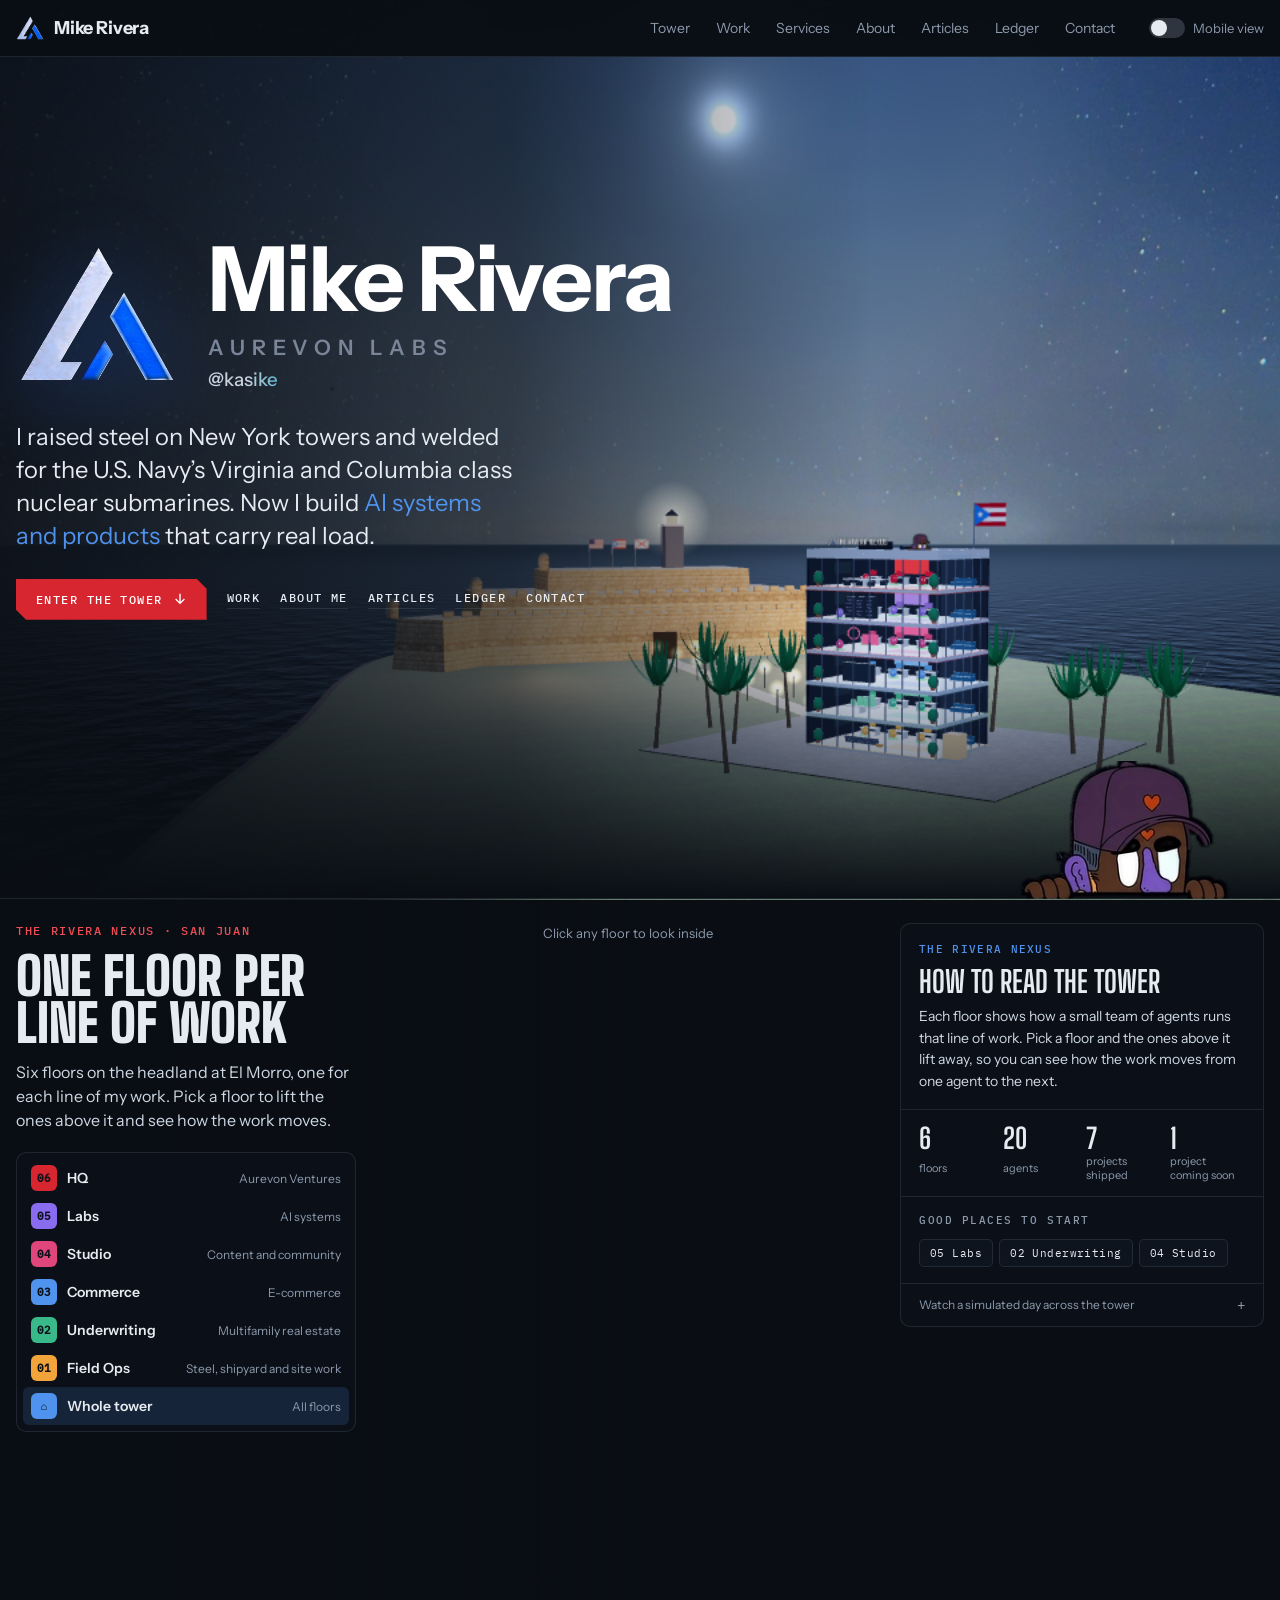
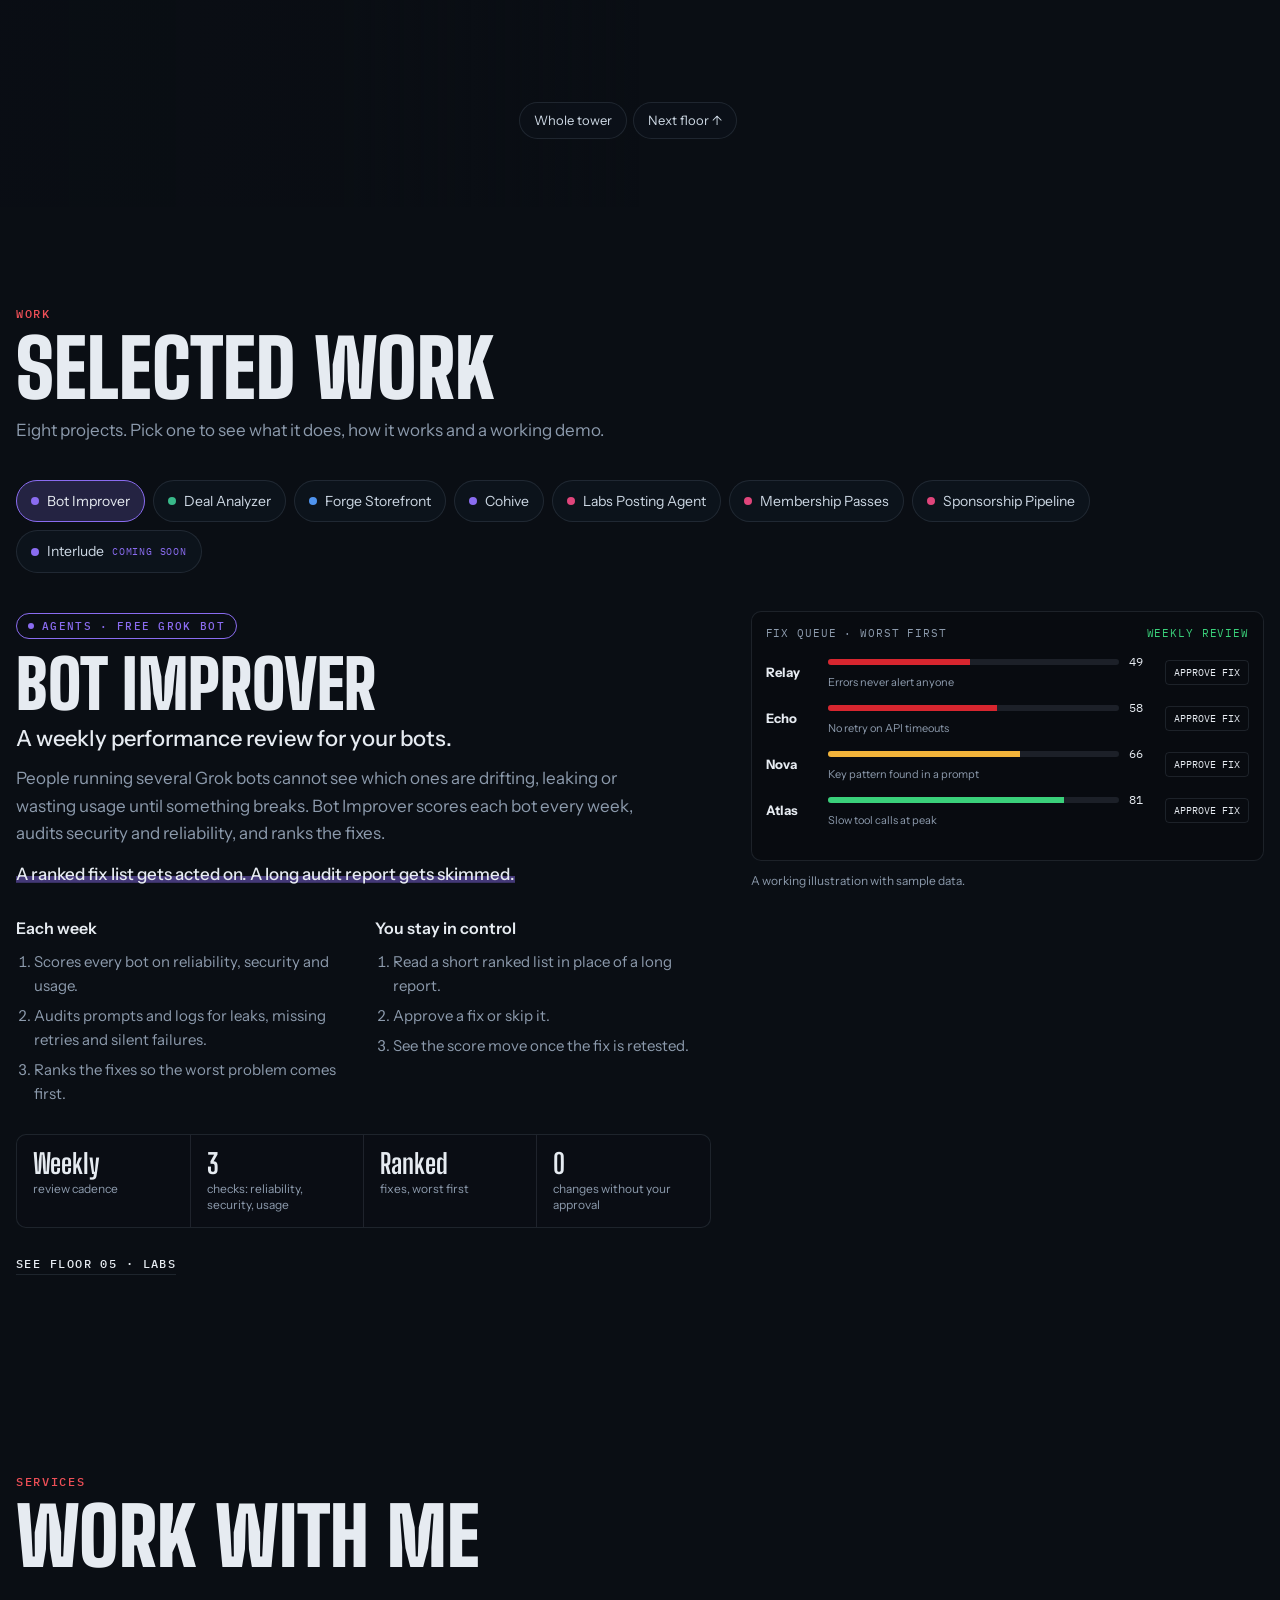
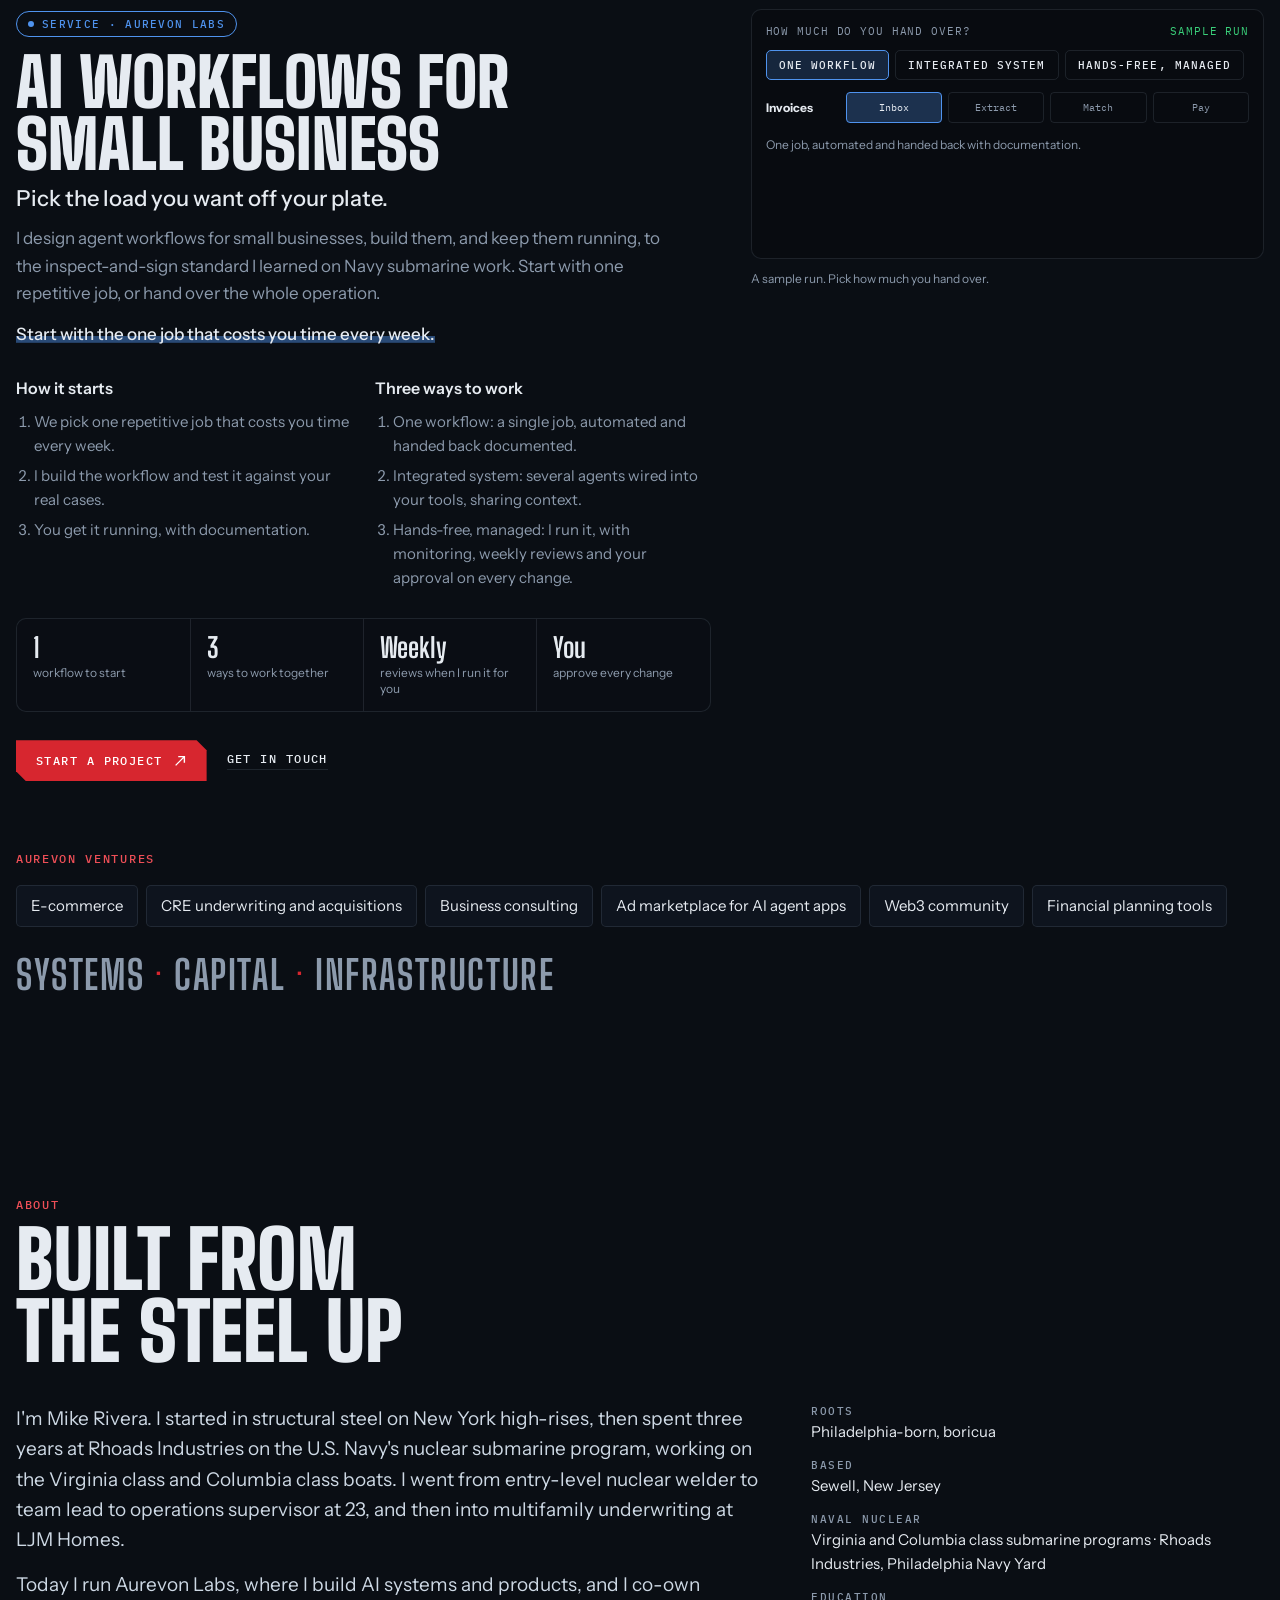
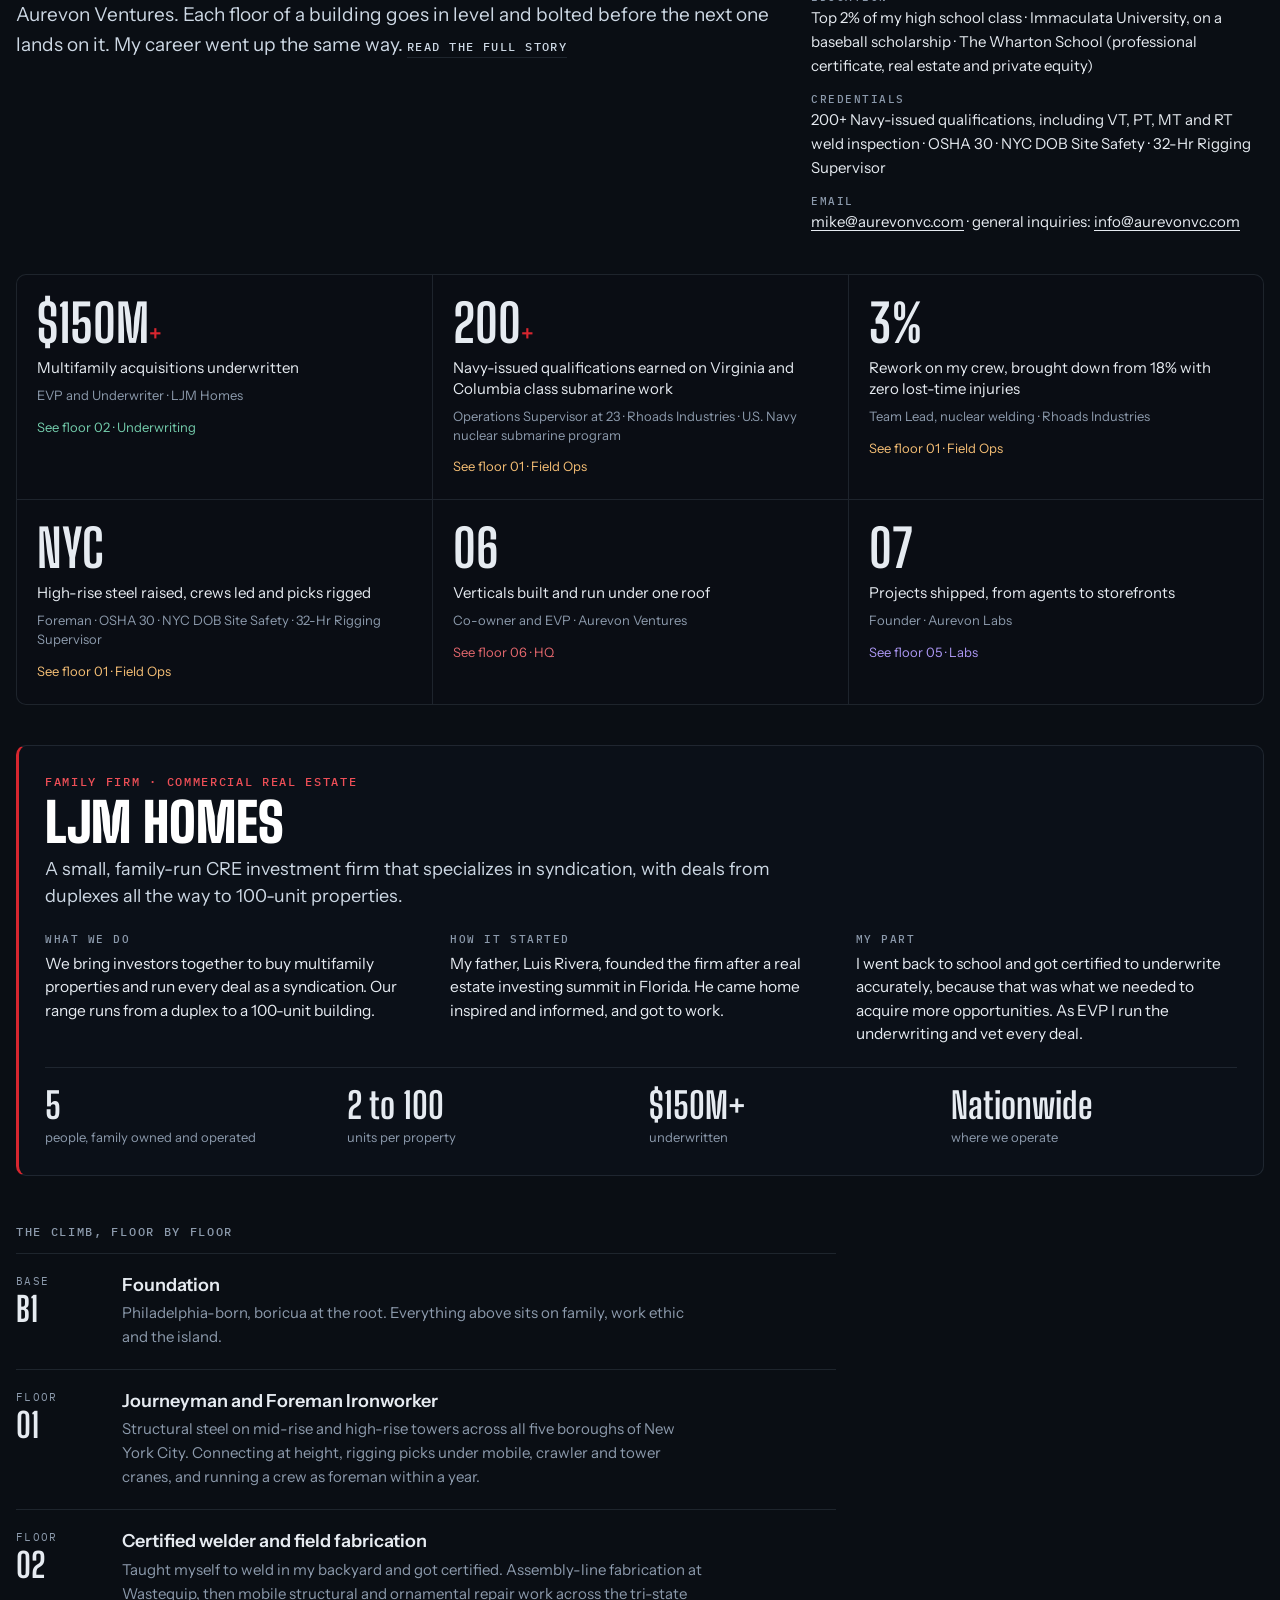
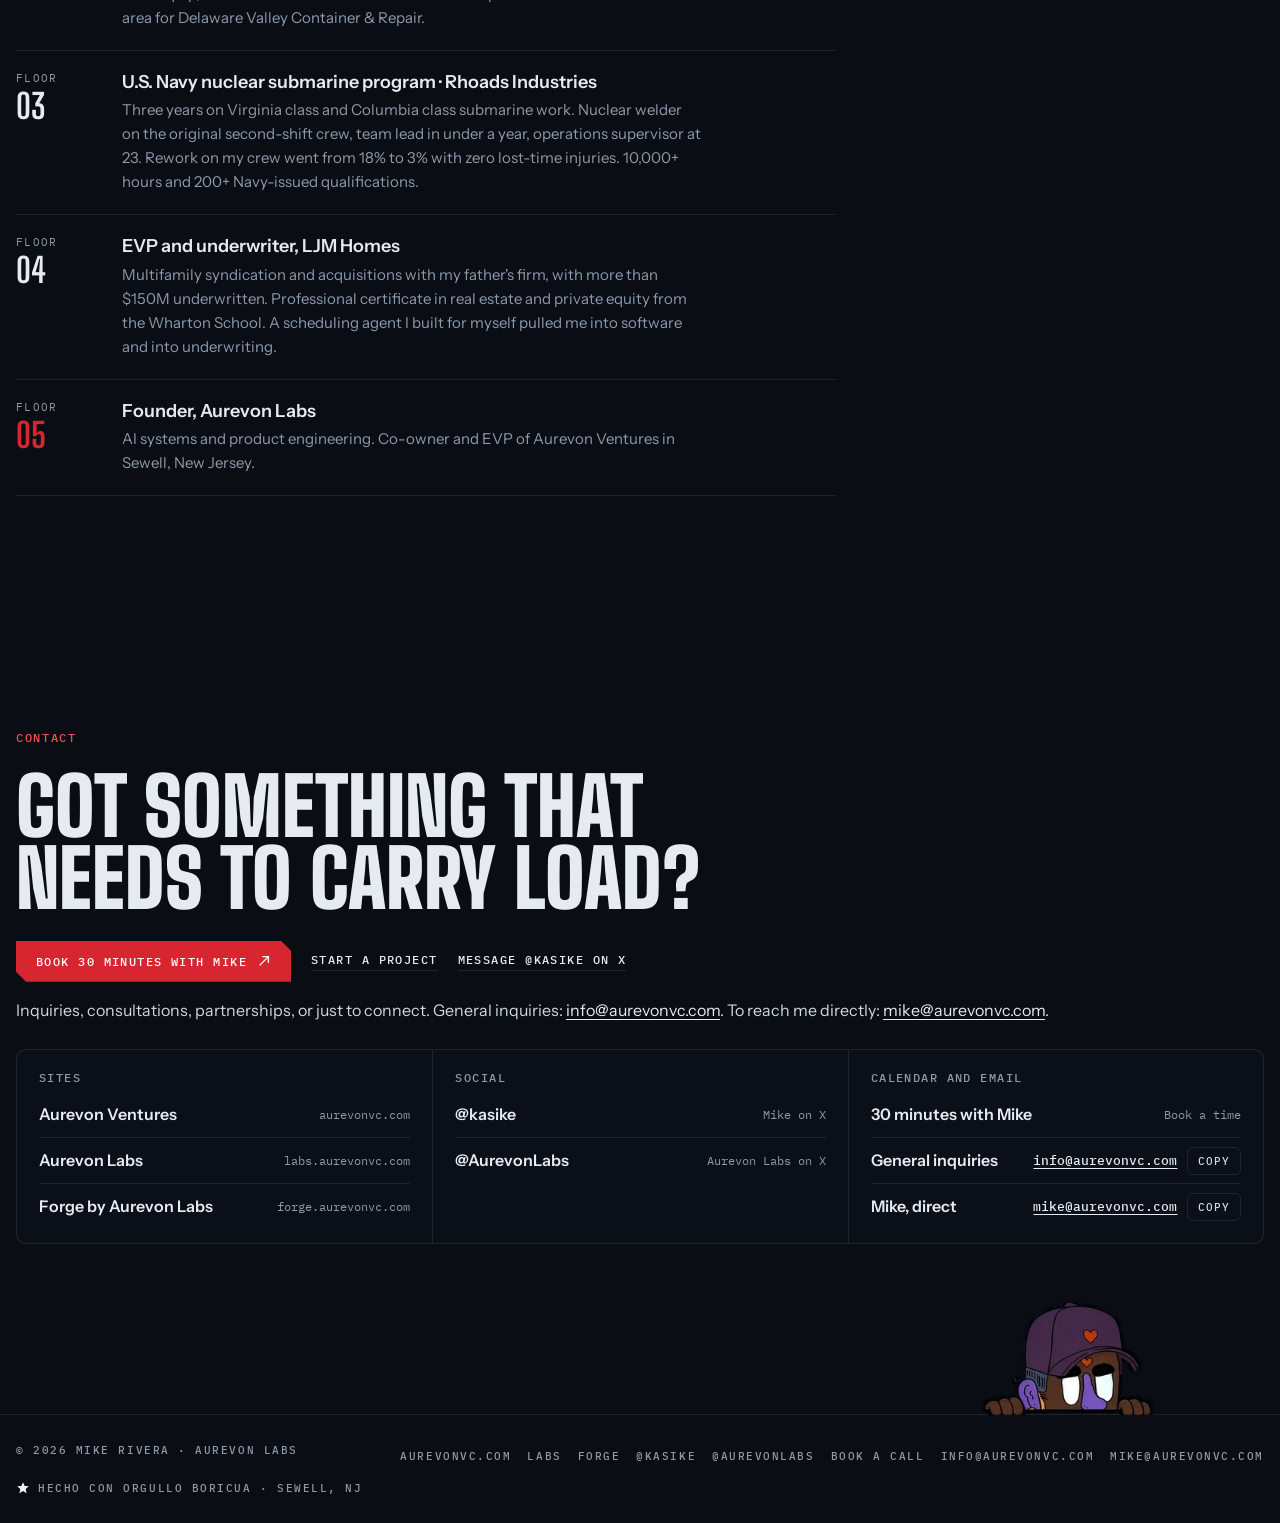
<file: index.html>
<!DOCTYPE html>
<html lang="en">
<head>
<meta charset="utf-8">
<meta name="viewport" content="width=device-width, initial-scale=1, viewport-fit=cover">
<title>Mike Rivera · @kasike</title>
<meta name="description" content="Mike Rivera (@kasike). Founder of Aurevon Labs. Ironworker and former operations supervisor on the U.S. Navy's Virginia and Columbia class submarine programs, now building AI systems and products that carry real load.">
<link rel="canonical" href="https://kasike.dev/">
<meta name="theme-color" content="#0a0e14">
<link rel="icon" type="image/png" sizes="32x32" href="/icon-32.png">
<link rel="icon" type="image/png" sizes="192x192" href="/icon-192.png">
<link rel="apple-touch-icon" href="/icon-180.png">
<meta property="og:site_name" content="Mike Rivera">
<meta property="og:type" content="website">
<meta property="og:title" content="Mike Rivera · @kasike">
<meta property="og:description" content="Mike Rivera (@kasike). Founder of Aurevon Labs. Ironworker and former operations supervisor on the U.S. Navy's Virginia and Columbia class submarine programs, now building AI systems and products that carry real load.">
<meta property="og:url" content="https://kasike.dev/">
<meta property="og:image" content="https://kasike.dev/og.jpg">
<meta property="og:image:width" content="1200">
<meta property="og:image:height" content="630">
<meta name="twitter:card" content="summary_large_image">
<meta name="twitter:site" content="@kasike">
<meta name="twitter:creator" content="@kasike">
<meta name="twitter:title" content="Mike Rivera · @kasike">
<meta name="twitter:description" content="Mike Rivera (@kasike). Founder of Aurevon Labs. Ironworker and former operations supervisor on the U.S. Navy's Virginia and Columbia class submarine programs, now building AI systems and products that carry real load.">
<meta name="twitter:image" content="https://kasike.dev/og.jpg">
<script type="application/ld+json">{"@context": "https://schema.org", "@graph": [{"@type": "Person", "@id": "https://kasike.dev/#mike", "name": "Mike Rivera", "alternateName": "kasike", "url": "https://kasike.dev/", "jobTitle": "Founder, Aurevon Labs", "worksFor": [{"@type": "Organization", "name": "Aurevon Ventures", "url": "https://www.aurevonvc.com"}, {"@type": "Organization", "name": "LJM Homes"}], "sameAs": ["https://x.com/kasike", "https://x.com/AurevonLabs", "https://www.aurevonvc.com", "https://labs.aurevonvc.com"]}, {"@type": "WebSite", "name": "Mike Rivera", "url": "https://kasike.dev/"}]}</script>
<link rel="preload" href="/fonts/big-shoulders-display-latin-1.woff2" as="font" type="font/woff2" crossorigin>
<link rel="preload" href="/fonts/instrument-sans-latin-7.woff2" as="font" type="font/woff2" crossorigin>
<link rel="preload" href="/vendor/three.r128.min.js" as="script" integrity="sha512-dLxUelApnYxpLt6K2iomGngnHO83iUvZytA3YjDUCjT0HDOHKXnVYdf3hU4JjM8uEhxf9nD1/ey98U3t2vZ0qQ==">
<script>(function(){var d=document.documentElement,m=matchMedia("(max-width:760px)").matches;try{var p=localStorage.getItem("rt-mobile");if(p!==null)m=p==="1"}catch(e){}if(m)d.classList.add("m");if(/^\/(articles|ledger)(\/|$)/.test(location.pathname))d.classList.add("rd")})()</script>
<meta name="referrer" content="strict-origin-when-cross-origin">
<link rel="stylesheet" href="/app.4cdf4be18d.css">
</head>
<body>
<a class="skip" href="/#home" id="skip">Skip to content</a>
<canvas id="scene" aria-hidden="true"></canvas>
<div id="tags"></div>

<header class="wrap bar">
  <div class="inner">
    <a class="mark" href="/#home" aria-label="Mike Rivera, top of page"><img src="/assets/logo.webp" data-a="logo" alt="" width="302" height="265">Mike Rivera</a>
    <nav aria-label="Sections">
      <a href="/#tower">Tower</a><a href="/#work">Work</a><a href="/#services">Services</a><a href="/#about">About</a><a href="/articles">Articles</a><a href="/ledger">Ledger</a><a href="/#contact">Contact</a>
    </nav>
    <button class="msw" id="msw" type="button" role="switch" aria-checked="false"><span class="msw-t" aria-hidden="true"><i></i></span>Mobile view</button>
  </div>
</header>

<noscript><p style="position:relative;z-index:2;margin:0;padding:14px 16px;background:#111823;color:#e6ebf1">This page needs JavaScript for the interactive tower. The articles and links below still work without it.</p></noscript>
<main aria-label="Portfolio">
  <section class="wrap landing" id="home" aria-label="Mike Rivera">
    <div class="inner land">
      <div class="land-lock">
        <img class="land-logo" src="/assets/logo.webp" data-a="logo" alt="Aurevon Labs logo" width="302" height="265">
        <div><h1>Mike Rivera</h1><p class="land-org">Aurevon Labs</p><p class="land-at">@kasike</p></div>
      </div>
      <p class="land-line">I raised steel on New York towers and welded for the U.S. Navy’s Virginia and Columbia class nuclear submarines. Now I build <em>AI systems and products</em> that carry real load.</p>
      <div class="actions">
        <a class="btn" href="/#tower">Enter the tower<svg viewBox="0 0 16 16" aria-hidden="true"><path d="M8 2v11M3 8l5 5 5-5" fill="none" stroke="currentColor" stroke-width="1.6"/></svg></a>
        <a class="link" href="/#work">Work</a><a class="link" href="/#about">About me</a><a class="link" href="/articles">Articles</a><a class="link" href="/ledger">Ledger</a><a class="link" href="/#contact">Contact</a>
      </div>
    </div>
    <img class="kas" src="/assets/kas.webp" data-a="kas" alt="" width="231" height="150">
  </section>

  <section class="wrap hero" id="tower" aria-label="The Rivera Nexus">
    <div class="inner hero-grid">
      <div class="intro">
        <span class="kick">The Rivera Nexus · San&nbsp;Juan</span>
        <h2>One floor per line of work</h2>
        <p class="lead">Six floors on the headland at El Morro, one for each line of my work. Pick a floor to lift the ones above it and see how the work moves.</p>
      </div>
      <nav class="panel floors" aria-label="Floors"><ul class="fl-list" id="floorList"></ul></nav>
      <div class="stage" id="stage">
        <p class="hint" id="hint">Click any floor to look inside</p>
        <div class="stage-ui"><button type="button" data-f="-1">Whole tower</button><button type="button" id="btnNext">Next floor ↑</button></div>
      </div>
      <aside class="panel detail" id="detail"></aside>
    </div>
  </section>

  <section class="wrap s scrim-full" id="work" aria-labelledby="work-h">
    <div class="inner">
      <div class="s-head">
        <span class="kick">Work</span>
        <h2 class="big" id="work-h">Selected work</h2>
        <p>Eight projects. Pick one to see what it does, how it works and a working demo.</p>
      </div>
      <div class="tabs" id="tabs" role="group" aria-label="Projects"></div>
      <div id="show"></div>
    </div>
  </section>

  <section class="wrap s scrim-full" id="services" aria-labelledby="svc-h">
    <div class="inner">
      <div class="s-head">
        <span class="kick">Services</span>
        <h2 class="big" id="svc-h">Work with me</h2>
      </div>
      <div id="svc"></div>
      <div style="margin-top:64px">
        <span class="kick">Aurevon Ventures</span>
        <div class="verts"><span>E-commerce</span><span>CRE underwriting and acquisitions</span><span>Business consulting</span><span>Ad marketplace for AI agent apps</span><span>Web3 community</span><span>Financial planning tools</span></div>
        <p class="motto">Systems <i>·</i> Capital <i>·</i> Infrastructure</p>
      </div>
    </div>
  </section>

  <section class="wrap s scrim" id="about" aria-labelledby="ab-h">
    <div class="inner">
      <div class="s-head">
        <span class="kick">About</span>
        <h2 class="big" id="ab-h">Built from the steel up</h2>
      </div>
      <div class="bio">
        <div>
          <p>I'm Mike Rivera. I started in structural steel on New York high-rises, then spent three years at Rhoads Industries on the U.S. Navy's nuclear submarine program, working on the Virginia class and Columbia class boats. I went from entry-level nuclear welder to team lead to operations supervisor at 23, and then into multifamily underwriting at LJM Homes.</p>
          <p>Today I run Aurevon Labs, where I build AI systems and products, and I co-own Aurevon Ventures. Each floor of a building goes in level and bolted before the next one lands on it. My career went up the same way. <a class="link" href="/articles/the-long-ride-home">Read the full story</a></p>
        </div>
        <dl>
          <div><dt>Roots</dt><dd>Philadelphia-born, boricua</dd></div>
          <div><dt>Based</dt><dd>Sewell, New Jersey</dd></div>
          <div><dt>Naval nuclear</dt><dd>Virginia and Columbia class submarine programs · Rhoads Industries, Philadelphia Navy Yard</dd></div>
          <div><dt>Education</dt><dd>Top 2% of my high school class · Immaculata University, on a baseball scholarship · The Wharton School (professional certificate, real estate and private equity)</dd></div>
          <div><dt>Credentials</dt><dd>200+ Navy-issued qualifications, including VT, PT, MT and RT weld inspection · OSHA 30 · NYC DOB Site Safety · 32-Hr Rigging Supervisor</dd></div>
          <div><dt>Email</dt><dd><a href="mailto:mike@aurevonvc.com">mike@aurevonvc.com</a> · general inquiries: <a href="mailto:info@aurevonvc.com">info@aurevonvc.com</a></dd></div>
        </dl>
      </div>
      <div class="loads" id="loadsGrid"></div>
      <div class="ljm" id="ljm" role="group" aria-labelledby="ljm-h">
        <div class="ljm-head"><span class="kick">Family firm · Commercial real estate</span><h3 id="ljm-h">LJM Homes</h3><p>A small, family-run CRE investment firm that specializes in syndication, with deals from duplexes all the way to 100-unit properties.</p></div>
        <div class="ljm-cols">
          <div><h4>What we do</h4><p>We bring investors together to buy multifamily properties and run every deal as a syndication. Our range runs from a duplex to a 100-unit building.</p></div>
          <div><h4>How it started</h4><p>My father, Luis Rivera, founded the firm after a real estate investing summit in Florida. He came home inspired and informed, and got to work.</p></div>
          <div><h4>My part</h4><p>I went back to school and got certified to underwrite accurately, because that was what we needed to acquire more opportunities. As EVP I run the underwriting and vet every deal.</p></div>
        </div>
        <ul class="ljm-facts"><li><b>5</b>people, family owned and operated</li><li><b>2 to 100</b>units per property</li><li><b>$150M+</b>underwritten</li><li><b>Nationwide</b>where we operate</li></ul>
      </div>
      <h3 class="seq-h">The climb, floor by floor</h3>
      <ol class="seq">
        <li><div class="fl">BASE<b>B1</b></div><div><h3>Foundation</h3><p>Philadelphia-born, boricua at the root. Everything above sits on family, work ethic and the island.</p></div></li>
        <li><div class="fl">FLOOR<b>01</b></div><div><h3>Journeyman and Foreman Ironworker</h3><p>Structural steel on mid-rise and high-rise towers across all five boroughs of New York City. Connecting at height, rigging picks under mobile, crawler and tower cranes, and running a crew as foreman within a year.</p></div></li>
        <li><div class="fl">FLOOR<b>02</b></div><div><h3>Certified welder and field fabrication</h3><p>Taught myself to weld in my backyard and got certified. Assembly-line fabrication at Wastequip, then mobile structural and ornamental repair work across the tri-state area for Delaware Valley Container &amp; Repair.</p></div></li>
        <li><div class="fl">FLOOR<b>03</b></div><div><h3>U.S. Navy nuclear submarine program · Rhoads Industries</h3><p>Three years on Virginia class and Columbia class submarine work. Nuclear welder on the original second-shift crew, team lead in under a year, operations supervisor at 23. Rework on my crew went from 18% to 3% with zero lost-time injuries. 10,000+ hours and 200+ Navy-issued qualifications.</p></div></li>
        <li><div class="fl">FLOOR<b>04</b></div><div><h3>EVP and underwriter, LJM Homes</h3><p>Multifamily syndication and acquisitions with my father's firm, with more than $150M underwritten. Professional certificate in real estate and private equity from the Wharton School. A scheduling agent I built for myself pulled me into software and into underwriting.</p></div></li>
        <li class="now"><div class="fl">FLOOR<b>05</b></div><div><h3>Founder, Aurevon Labs</h3><p>AI systems and product engineering. Co-owner and EVP of Aurevon Ventures in Sewell, New Jersey.</p></div></li>
      </ol>
    </div>
  </section>

  <section class="wrap top scrim-full" id="contact" aria-labelledby="top-h">
    <div class="inner">
      <span class="kick">Contact</span>
      <h2 class="big" id="top-h">Got something that needs to carry load?</h2>
      <div class="actions">
        <a class="btn" href="https://calendar.app.google/i451vosRrccDw9468" target="_blank" rel="noopener">Book 30 minutes with Mike<svg viewBox="0 0 16 16" aria-hidden="true"><path d="M3 13 13 3M6 3h7v7" fill="none" stroke="currentColor" stroke-width="1.6"/></svg></a>
        <a class="link" href="https://labs.aurevonvc.com" target="_blank" rel="noopener">Start a project</a>
        <a class="link" href="https://x.com/kasike" target="_blank" rel="noopener">Message @kasike on X</a>
      </div>
      <p class="hub-note">Inquiries, consultations, partnerships, or just to connect. General inquiries: <a href="mailto:info@aurevonvc.com">info@aurevonvc.com</a>. To reach me directly: <a href="mailto:mike@aurevonvc.com">mike@aurevonvc.com</a>.</p>
      <div class="hub" id="links">
        <div><h3>Sites</h3><ul>
          <li><a href="https://www.aurevonvc.com" target="_blank" rel="noopener">Aurevon Ventures<span>aurevonvc.com</span></a></li>
          <li><a href="https://labs.aurevonvc.com" target="_blank" rel="noopener">Aurevon Labs<span>labs.aurevonvc.com</span></a></li>
          <li><a href="https://forge.aurevonvc.com" target="_blank" rel="noopener">Forge by Aurevon Labs<span>forge.aurevonvc.com</span></a></li>
        </ul></div>
        <div><h3>Social</h3><ul>
          <li><a href="https://x.com/kasike" target="_blank" rel="noopener">@kasike<span>Mike on X</span></a></li>
          <li><a href="https://x.com/AurevonLabs" target="_blank" rel="noopener">@AurevonLabs<span>Aurevon Labs on X</span></a></li>
        </ul></div>
        <div><h3>Calendar and email</h3><ul>
          <li><a href="https://calendar.app.google/i451vosRrccDw9468" target="_blank" rel="noopener">30 minutes with Mike<span>Book a time</span></a></li>
          <li class="em-row"><b>General inquiries</b><span class="em-r"><a class="em" href="mailto:info@aurevonvc.com">info@aurevonvc.com</a><button class="cp" type="button" data-copy="info@aurevonvc.com" aria-label="Copy info@aurevonvc.com">Copy</button></span></li>
          <li class="em-row"><b>Mike, direct</b><span class="em-r"><a class="em" href="mailto:mike@aurevonvc.com">mike@aurevonvc.com</a><button class="cp" type="button" data-copy="mike@aurevonvc.com" aria-label="Copy mike@aurevonvc.com">Copy</button></span></li>
        </ul></div>
      </div>
    </div>
  </section>
</main>

<div class="wrap reader" id="reader" role="main" aria-label="Articles" hidden>
  <div class="inner">
    <div id="rdIndex">
      <div class="s-head"><span class="kick">Articles</span><h1 class="big" tabindex="-1">Field notes</h1><p class="rd-sub">Long reads from the steel, the shipyard and the build bench.</p></div>
      <div class="rd-cards">
        <a class="rd-card" href="/articles/the-long-ride-home" style="--c:var(--red)"><span class="rd-tag">01 · My story</span><h2>The Long Ride Home</h2><p>I lost a full scholarship in the middle of a baseball game. Everything I have built since started on the bus ride back.</p><span class="rd-meta">Mike Rivera · 6 min read</span></a>
        <a class="rd-card" href="/articles/the-three-percent-standard" style="--c:var(--chrome)"><span class="rd-tag">02 · AI and operations</span><h2>The 3% Standard</h2><p>Every weld I made for a Navy submarine was inspected. In most businesses, nobody inspects the AI. That gap is where the money goes.</p><span class="rd-meta">Mike Rivera · 8 min read</span></a>
        <a class="rd-card" href="/articles/long-sleeves" style="--c:var(--red)"><span class="rd-tag">03 · My story</span><h2>Long Sleeves</h2><p>For most of my life I covered my skin so nobody would see it. This is the part of my story I left out of the first one.</p><span class="rd-meta">Mike Rivera · 3 min read</span></a>
      </div>
      <h2 class="rd-h" id="x-h">Also published on X</h2>
      <div class="rd-cards" role="group" aria-labelledby="x-h">
        <a class="rd-card" href="https://x.com/kasike/status/2113624016120684659" target="_blank" rel="noopener" style="--c:var(--chrome)"><span class="rd-tag">X article · AI agents</span><h3>Your agent starts every session from zero</h3><p>Memory is four small decisions you make on the agent’s behalf: what to keep, where it lives, when it gets written and when it comes back. With a layout, a startup prompt and a checklist you can copy.</p><span class="rd-meta">@kasike on X · Oct 23, 2026 · 8 min read<span aria-hidden="true"> ↗</span></span></a>
        <a class="rd-card" href="https://x.com/kasike/status/2118805637635437049" target="_blank" rel="noopener" style="--c:var(--red)"><span class="rd-tag">X article · Under the Radar</span><h3>What @whaledevstudios teaches about agent-built games</h3><p>The first Under the Radar spotlight: a public build with its AI use disclosed, how the agent workflow runs, and four lessons you can use in your own builds this week.</p><span class="rd-meta">@kasike on X · Nov 6, 2026 · 5 min read<span aria-hidden="true"> ↗</span></span></a>
      </div>
      <h2 class="rd-h" id="cm-h">Community · from @AurevonLabs</h2>
      <blockquote class="xpost" cite="https://x.com/AurevonLabs/status/2121141293229424673">
        <p>Check out the new timeline list to get all your ai news, updates, insights, and to connect with fellow members of the space!</p>
        <p class="xpost-by">Aurevon Labs (@AurevonLabs) · November 13, 2026</p>
        <div class="actions"><a class="btn" href="https://t.co/fwtrnbBaG2" target="_blank" rel="noopener">Open the list on X<svg viewBox="0 0 16 16" aria-hidden="true"><path d="M3 13 13 3M6 3h7v7" fill="none" stroke="currentColor" stroke-width="1.6"/></svg></a><a class="link" href="https://x.com/AurevonLabs/status/2121141293229424673" target="_blank" rel="noopener">View the post</a></div>
      </blockquote>
      <p class="rd-back2"><a class="link" href="/#home">&larr; Back to the tower</a></p>
    </div>
    <div id="ledger" hidden>
      <div class="s-head"><span class="kick">Ledger</span><h1 class="big" tabindex="-1">Build ledger</h1><p class="rd-sub">Five repos I ship from. Each card answers the five things a reviewer checks in the first twenty seconds.</p></div>
      <ul class="lg-key" aria-label="What every card shows"><li>Live demo</li><li>A score I can defend</li><li>Latency, measured</li><li>The tradeoff</li><li>Broke once, then fixed</li></ul>
      <p class="lg-stat" id="lgStat" role="status"></p>
      <div class="lg-cards" id="lgCards"></div>
      <h2 class="lg-h" id="lg-h">Every push, in plain words</h2>
      <ol class="lg-rows" id="lgRows" aria-labelledby="lg-h"></ol>
      <p class="lg-note">How this page stays current: a small function on this site reads the latest commits from GitHub and times one request to each live site, then the page refreshes itself every few minutes. Commit messages are shortened into plain language, and anything security-sensitive is summarized without detail. Deploy counts come from Vercel as of November 13, 2026. The checklist follows <a href="https://x.com/suraj_sharma14/status/2100834706166255707" target="_blank" rel="noopener">Suraj Sharma’s note on what reviewers look for</a>.</p>
      <p class="rd-back2"><a class="link" href="/#home">&larr; Back to the tower</a></p>
      <script type="application/json" id="ledData">{"generated":"2026-11-13T07:00:00Z","live":false,"repos":[{"id":"kasike-dev","repo":"mikerivera33/kasike-dev","branch":"main","name":"kasike.dev","what":"This site. Static pages plus one small function, no framework.","demo":"https://kasike.dev/","demoLabel":"kasike.dev","deploys":[2,2],"score":"More than 150 automated checks pass on this build, including 12 failure-injection tests, with 0 accessibility violations.","tradeoff":"No framework and no build step on the host. I hand-rolled the routing and gave up convenience. In return an article page stays under 200 KB and the security policy stays strict.","fix":"Article pages were downloading the whole 3D scene. It now loads only on the tower page: 2.4 MB down to 174 KB.","commits":[{"sha":"99e9b81","date":"2026-11-13T05:37:08Z","kind":"fix","text":"Article pages were downloading the whole 3D scene. It now loads only on the tower page: 2.4 MB down to 174 KB."},{"sha":"65c38b8","date":"2026-11-13T05:18:03Z","kind":"feature","text":"First production build of this site: real page addresses, self-hosted fonts and strict security headers."}],"src":"snapshot","latency":null,"head":null},{"id":"aurevon-site","repo":"mikerivera33/Aurevon-site","branch":"main","name":"Aurevon Ventures","what":"Company site with memberships, Stripe payments and automatic Discord access.","demo":"https://www.aurevonvc.com/","demoLabel":"aurevonvc.com","deploys":[6,6],"score":"Public copy cut by 37%: 58.5k characters down to 37k across 21 pages.","tradeoff":"A subscriber is identified from the Stripe customer record, not from an email typed into a request. More plumbing, but a request cannot claim someone else’s subscription.","fix":"Payment methods that settle later were reported as complete before the money arrived. Fulfilment now waits for the funds.","commits":[{"sha":"3aff051","date":"2026-11-03T21:06:52Z","kind":"fix","text":"Buy-one-get-one orders no longer earn a membership pass, and a duplicate product listing is gone. The site copy and the back end now agree."},{"sha":"42e016f","date":"2026-11-03T06:00:29Z","kind":"feature","text":"Cut the public pages down to headings, facts and actions: 58.5k characters of text to 37k across 21 pages."},{"sha":"7e140af","date":"2026-11-02T22:30:42Z","kind":"docs","text":"Wrote down the verified production setup and the rules for payments, intake and Discord, so every later change follows them."},{"sha":"ea94940","date":"2026-11-02T22:30:19Z","kind":"fix","text":"Payment lifecycle tightened: nothing ships before funds settle, and a cancelled member loses access cleanly."},{"sha":"2331f6a","date":"2026-11-02T22:22:32Z","kind":"fix","text":"A payment lookup was failing in production with no reason recorded. Added the logging needed to find the cause."}],"src":"snapshot","latency":null,"head":null},{"id":"forge","repo":"mikerivera33/Forge-ai","branch":"main","name":"Forge","what":"A custom storefront with Shopify behind the counter, and a shopping assistant in the chat.","demo":"https://forge.aurevonvc.com/","demoLabel":"forge.aurevonvc.com","deploys":[6,6],"score":"Every push runs unit tests, lint and a smoke test against production after it deploys.","tradeoff":"The chat assistant runs under a hard spending cap with strict request checks. It refuses before it overspends.","fix":"Adding an item from the chat covered the conversation with the cart, so a shopper could not keep talking. Fixed in the next push.","commits":[{"sha":"690f112","date":"2026-11-02T21:44:58Z","kind":"security","text":"Hardened the chat’s rate limit so a visitor cannot dodge it."},{"sha":"2811d19","date":"2026-11-02T21:28:17Z","kind":"fix","text":"Adding an item from the chat used to cover the conversation with the cart. Now you can keep talking."},{"sha":"5f0bc40","date":"2026-11-02T21:10:08Z","kind":"test","text":"The post-deploy check now waits until production is serving the new code, then smoke-tests it."},{"sha":"77772a4","date":"2026-11-02T21:09:51Z","kind":"feature","text":"Ask Forge chat: requests are validated, spend is capped, cart options are strict and the widget is accessible."},{"sha":"c039d4f","date":"2026-11-02T20:41:32Z","kind":"test","text":"Automated checks now cover the storefront, the post-deploy check actually runs, and lint errors block a merge."}],"src":"snapshot","latency":null,"head":null},{"id":"interlude","repo":"mikerivera33/aurevon-interlude","branch":"main","name":"Interlude","what":"A marketplace for AI wait time: sponsors pay for verified seconds, the person waiting earns a share.","demo":"https://interlude.aurevonvc.com/","demoLabel":"interlude.aurevonvc.com","deploys":[6,6],"score":"Billing audit: an exact 25.000000% split across 31 settled sessions, zero ledger drift, and settle-once held under 25 parallel requests.","tradeoff":"Backups upload off-site from inside the app, because the production image ships without a storage client. One more thing to maintain, nothing extra to install on the server.","fix":"A stress audit turned up ten findings and a real phone turned up three layout bugs. All thirteen are closed.","commits":[{"sha":"ddc021d","date":"2026-09-02T03:14:47Z","kind":"feature","text":"Took the site public: removed the preview password gate and the code that only existed to support it."},{"sha":"5841d99","date":"2026-08-24T09:42:44Z","kind":"docs","text":"Documented two settings that scripts read but the setup checklist never mentioned."},{"sha":"04a0cda","date":"2026-08-22T08:53:45Z","kind":"fix","text":"Tested on a real phone screen, found three wallet layout bugs (one tab was cut off) and fixed them."},{"sha":"88c3572","date":"2026-08-17T08:49:14Z","kind":"feature","text":"Built off-site backups into the app, because the production server had no tool to upload them."},{"sha":"d442147","date":"2026-08-17T01:09:57Z","kind":"fix","text":"Closed all ten findings from an end-to-end stress audit. The billing core itself came out exact."}],"src":"snapshot","latency":null,"head":null},{"id":"labs","repo":"mikerivera33/aurevon-labs","branch":"master","name":"Aurevon Labs","what":"The Labs site and the media pipeline behind the scheduled @AurevonLabs posts.","demo":"https://labs.aurevonvc.com/","demoLabel":"labs.aurevonvc.com","deploys":[5,5],"score":"28 of 28 images passed verification (size, checksum, format) before they went live.","tradeoff":"Post images ship as plain files on the site instead of through an upload service. Every pack is a commit: slower to publish, fully traceable.","fix":"A generated graphic went out with garbled labels. Rebuilt it with letter-perfect copy.","commits":[{"sha":"c164e54","date":"2026-09-29T13:20:06Z","kind":"chore","text":"Added the September 29 image pack so the scheduler can pull it from the Labs site."},{"sha":"b196f62","date":"2026-09-19T18:38:38Z","kind":"fix","text":"A generated graphic shipped with garbled labels. Rebuilt it with letter-perfect copy."},{"sha":"e02023c","date":"2026-09-15T21:35:52Z","kind":"chore","text":"Added the September 15 daily image pack for scheduled posts."},{"sha":"6366c20","date":"2026-09-15T21:31:49Z","kind":"chore","text":"Added 28 article images. Each file was verified by size, checksum and format before it went live."},{"sha":"f61aebe","date":"2026-09-15T09:10:47Z","kind":"chore","text":"Added the September 9 image pack for scheduled posts."}],"src":"snapshot","latency":null,"head":null}]}</script>
    </div>
<article class="art" id="art-the-long-ride-home" hidden>
  <a class="link rd-back" href="/articles">&larr; All articles</a>
  <header class="art-head">
    <span class="kick">My story</span>
    <h1 tabindex="-1">The Long Ride Home</h1>
    <p class="art-dek">I lost a full scholarship in the middle of a baseball game. Everything I have built since started on the bus ride back.</p>
    <p class="art-by">By Mike Rivera · @kasike · November 2026 · 6 min read</p>
  </header>
  <div class="art-body">
    <p>We were in Florida for the spring trip, in the middle of a game, when the word came down: finish it, pack up, get on the bus. It was March 2020 and COVID was shutting the country down. Washington was telling everyone to stay home, state after state was making it an order, and campuses were closing one after another. Ours wanted us back to clear out our rooms before classes moved online.</p>
    <p>The drive north took eighteen hours. I had graduated in the top 2 percent of my high school class and accepted a full scholarship to Immaculata University. I was a freshman there, playing college baseball and working toward a double major in criminology and psychology. By the time I carried my things out of the dorm, all of that was already ending. I just hadn’t read the fine print yet.</p>

    <h2>The fine print</h2>
    <p>My scholarship had a condition. To keep it, I had to be on campus and playing baseball. With the campus closed under the stay-at-home orders and the season cancelled, I could do neither. The scholarship went away, and without it I had to leave school.</p>
    <p>It crushed me. Baseball was what I had organized my life around, and it was gone in an afternoon for reasons that had nothing to do with how I played. I didn’t have time to grieve it properly. I needed a paycheck more than I needed a plan.</p>
    <p>It wasn’t the only thing that landed on me that spring. I wrote about the rest in <a href="/articles/long-sleeves">Long Sleeves</a>.</p>

    <h2>Two hundred feet up</h2>
    <p>I went back to work alongside my father, in structural steel. I started as a journeyman ironworker and rigging connector. The connector is the one standing on the steel when the crane swings the next piece in, who catches it and makes the first bolts. We built mid-rise and high-rise towers across all five boroughs of New York City, working under mobile cranes, crawler cranes and tower cranes. A year in, I was promoted to foreman.</p>
    <p>Walking a beam two hundred feet above the street teaches things a classroom doesn’t. You check your own work, because the next person is going to stand on it. And you count your crew at the end of the day, because the only good shift is the one everybody walks away from.</p>

    <h2>Feet on the ground</h2>
    <p>After my time on the beams, I wanted my feet back on the ground. So I taught myself to weld in my backyard and kept at it until I was certified.</p>
    <p>My first welding job was at Wastequip, building industrial dumpsters on an assembly line. It isn’t glamorous work and I’m glad I did it. An assembly line gives you repetitions, and repetitions are how a hand learns. After a year I moved to Delaware Valley Container &amp; Repair as a mobile fabrication specialist and repair welder, driving the tri-state area to fix structural and ornamental steel on site. A different site and a different problem every day.</p>
    <p>A year of that, and I wanted something bigger.</p>

    <h2>Second shift</h2>
    <p>I found it at Rhoads Industries, at the Philadelphia Navy Yard. Rhoads builds for the U.S. Navy’s nuclear submarine program, and my work there was on the Virginia class and Columbia class submarines. I’m not going to describe that work in any detail. It isn’t mine to share.</p>
    <p>What I can describe is the growth. When I walked in, the whole program had thirty-eight welders on day shift. The company had just landed a contract renewal and a major investment to expand, and the plan was to turn a family-run fabrication shop into one of the major military fabricators on the East Coast. Part of that plan was a second shift. I was on the original night crew: nine welders, one team lead and one manager.</p>
    <p>Three years later, when I left, there were about two hundred welders, fitters, inspectors and other personnel on days, and just under eighty on nights.</p>

    <div class="art-stats" role="group" aria-label="Three years at Rhoads Industries">
      <div><b>38 → ~280</b><span>From 38 day-shift welders to about 280 people across two shifts</span></div>
      <div><b>18% → 3%</b><span>Rework on my crew</span></div>
      <div><b>10,000+</b><span>Hours worked in three years</span></div>
      <div><b>200+</b><span>Navy-issued qualifications earned</span></div>
    </div>

    <p>I started at the bottom, as an entry-level nuclear welder. I had one rule for myself: nobody in the building was going to outwork me. In just under a year I was a team lead, running a crew of up to fifteen people.</p>

    <h2>Eighteen to three</h2>
    <p>The number I’m proudest of from those years is a small one. In this kind of work, every weld is inspected, and anything that doesn’t pass has to be fixed and inspected again. That’s called rework. When I took over my crew, about 18 percent of our production work was coming back. We got it down to 3 percent, and we did it with zero lost-time injuries.</p>
    <p class="pull">There was no trick to it. I trained my people on the job, held the same standard every shift, and stayed on the tools myself.</p>
    <p>Seven months after I made team lead, I was promoted again, to operations supervisor. I was twenty-three. As far as anyone there could tell me, I was the youngest person holding that job in the program at the time.</p>
    <p>I ran production schedules, planned and assigned the work, worked on budgets, coordinated with upper management and government officials, and trained the welders who were struggling. I also kept doing my share of the hands-on specialty work and shipfitting.</p>
    <p>In three years I put in a little over ten thousand hours. I also earned more than two hundred Navy-issued qualifications: stainless steel welding, high-capacity and complex rigging, scaffold building, and weld inspection by visual, liquid penetrant, magnetic particle and radiographic methods, among many others. Each one was a kind of job Rhoads could take on in-house instead of sending out to another shop. I collected them because I love learning how to do things. That has been true at every job I’ve had.</p>

    <h2>Starting over, again</h2>
    <p>Then came the government shutdown, and I was let go.</p>
    <p>This time I knew what to do when a door closed. My father was starting LJM Homes, a small family-run commercial real estate investment firm, and I went back to school so I could help him build it. I completed a professional certificate program in real estate and private equity at the Wharton School of the University of Pennsylvania. Today I run all of the underwriting and deal vetting for the firm, and I have underwritten more than $150 million in multifamily acquisitions.</p>
    <p>Underwriting turned out to be closer to welding than I expected. Both come down to finding the flaw before it gets buried under something expensive.</p>
    <p>Building a firm with my father made me want to build one of my own. So my fiancée, Alexa Fisher, and I started Aurevon Ventures and Aurevon Labs. We work across business consulting, operations management consulting, digital products, a digital community, Web3 products, and AI agent implementation and strategy.</p>

    <h2>Kasike</h2>
    <p>Online I go by kasike. It’s a Taíno word, the one the Spanish wrote down as <em>cacique</em>, and it means chief. My family is Puerto Rican. When I started building a presence of my own, I dug down into those roots and took the name.</p>
    <p>I lost a scholarship in the middle of a game. Since then I have connected steel over New York, welded for the Navy’s submarines, run a shift, underwritten deals, and started a company with the woman I’m going to marry. None of it was the plan I had at eighteen. All of it came from the same two habits: learn the next skill, and don’t let anyone outwork you.</p>
    <p>I’m still on that ride. If you want to see where it goes next, come along.</p>
  </div>
  <footer class="art-end">
    <div class="art-cta"><a class="btn" href="https://x.com/kasike" target="_blank" rel="noopener">Follow @kasike on X</a><a class="link" href="https://calendar.app.google/i451vosRrccDw9468" target="_blank" rel="noopener">Book 30 minutes with me</a><a class="link" href="mailto:mike@aurevonvc.com">mike@aurevonvc.com</a><a class="link" href="/#contact">All links</a></div>
    <a class="rd-card" href="/articles/the-three-percent-standard" style="--c:var(--chrome)"><span class="rd-tag">Read next · Field notes 02</span><h2>The 3% Standard</h2><p>What inspected welds taught me about putting AI agents to work.</p><span class="rd-meta">8 min read</span></a>
  </footer>
</article>

<article class="art" id="art-long-sleeves" hidden>
  <a class="link rd-back" href="/articles">&larr; All articles</a>
  <header class="art-head">
    <span class="kick">My story</span>
    <h1 tabindex="-1">Long Sleeves</h1>
    <p class="art-dek">For most of my life I covered my skin so nobody would see it. This is the part of my story I left out of the first one.</p>
    <p class="art-by">By Mike Rivera · @kasike · November 2026 · 3 min read</p>
  </header>
  <div class="art-body">
    <p>Growing up, I wore long sleeves most of the time. It wasn’t a style. I had severe eczema from my neck down, and my skin was red and inflamed nearly all the time. To anyone who didn’t know better, it looked like hives or chickenpox. Long sleeves kept people from seeing it, and they kept me from the embarrassment of being seen.</p>

    <h2>Thirty specialists</h2>
    <p>I saw more than thirty different specialists. For years, nothing got it under control.</p>
    <p>Then, at seventeen, I was approved for the under-18 human trials of a biologic drug for eczema that was new at the time, called Dupixent. I was told I was the first person in the United States approved for them.</p>
    <p>For me it was a miracle drug. It worked wonders, and it seemed to fix every medical issue I had.</p>
    <p class="pull">It also cost about $6,000 a month out of pocket, and that was with insurance.</p>

    <h2>The same week</h2>
    <p>I have already written about the spring of 2020 in <a href="/articles/the-long-ride-home">The Long Ride Home</a>. COVID sent us home from Florida, the campus closed under the stay-at-home orders, and my scholarship went with it. I left two things out.</p>
    <p>Right after we were sent home, my grandmother passed away. She was living with us, and she and I were very close.</p>
    <p>That same week, I was diagnosed with epilepsy.</p>
    <p>I have been battling it, coping with it and living with it ever since, and I depend on medication to do that.</p>

    <h2>What coverage is worth</h2>
    <p>While I was at Rhoads Industries, my health coverage came through my employer. When Rhoads and I parted ways, the coverage went with the job. Since then, with no job and no insurance, I haven’t been able to afford the out-of-pocket costs on my own.</p>
    <p>I’m not telling this for sympathy. I’m telling it because it is part of the honest answer to why I work the way I do.</p>

    <h2>Another reason</h2>
    <p>The scholarship, the long sleeves, the specialists, my grandmother, the diagnosis, the bill. Each one is another reason I have worked as hard as I have over the years, and another reason I’m as determined as I am.</p>
    <p>For most of my life I covered up what I was dealing with. This is me rolling the sleeves up.</p>
  </div>
  <footer class="art-end">
    <div class="art-cta"><a class="btn" href="https://x.com/kasike" target="_blank" rel="noopener">Follow @kasike on X</a><a class="link" href="https://calendar.app.google/i451vosRrccDw9468" target="_blank" rel="noopener">Book 30 minutes with me</a><a class="link" href="/#contact">All links</a></div>
    <a class="rd-card" href="/articles/the-long-ride-home" style="--c:var(--red)"><span class="rd-tag">Read next · Field notes 01</span><h2>The Long Ride Home</h2><p>How a cancelled baseball season led to steel, submarines and a company of my own.</p><span class="rd-meta">6 min read</span></a>
  </footer>
</article>

<article class="art" id="art-the-three-percent-standard" hidden>
  <a class="link rd-back" href="/articles">&larr; All articles</a>
  <header class="art-head">
    <span class="kick">Field notes 02 · AI and operations</span>
    <h1 tabindex="-1">The 3% Standard</h1>
    <p class="art-dek">Every weld I made for a Navy submarine was inspected by someone whose job was to find the flaw. In most businesses, nobody inspects the AI. That gap is where the money goes.</p>
    <p class="art-by">By Mike Rivera · @kasike · November 2026 · 8 min read</p>
  </header>
  <div class="art-body">
    <p>Every weld I made for a Navy submarine was examined by someone whose job was to find something wrong with it.</p>
    <p>I can’t walk you through the work itself, but the idea of weld inspection is public and simple. First a trained inspector looks at the weld. Then it can be tested with a dye that seeps into cracks too fine to see, with magnetic particles that gather where the metal is broken, or with X-rays that show what is inside. If the weld fails, it gets fixed and inspected again. That second pass is called rework, and everyone in the shop knows how much of it belongs to them.</p>
    <p>When I became a team lead at Rhoads Industries, working on the Virginia class and Columbia class submarine programs, about 18 percent of my crew’s production work was coming back as rework. We brought it down to 3 percent.</p>
    <p>I build AI systems for businesses now. I want to tell you what that number has to do with the agent you are about to put in charge of your inbox.</p>

    <h2>Nobody inspects the agent</h2>
    <p>Here is the first thing I noticed when I moved from the shipyard to software. Where I came from, work wasn’t finished until someone other than the person who did it had signed for it. In an office, an AI agent drafts the email, updates the record, posts the content or prices the job, and the output goes straight out the door. Nobody looks at it. People call that automation. In a fabrication shop we would call it shipping uninspected work.</p>
    <p>The results are showing up in the numbers. In June 2025, Gartner predicted that more than 40 percent of agentic AI projects will be cancelled by the end of 2027, and named escalating costs, unclear business value and inadequate risk controls as the reasons.<sup><a href="#src-three" data-src="1">1</a></sup> S&amp;P Global Market Intelligence surveyed more than a thousand companies and found that 42 percent had abandoned most of their AI initiatives in 2025, up from 17 percent the year before.<sup><a href="#src-three" data-src="2">2</a></sup> A RAND study from 2024, built on interviews with 65 experienced data scientists and engineers, reported that by some estimates more than 80 percent of AI projects fail, twice the rate of IT projects without AI.<sup><a href="#src-three" data-src="3">3</a></sup></p>
    <p>You will also hear that 95 percent of corporate AI pilots fail. I’d leave that one alone. It comes from a 2025 MIT report whose methods have been seriously questioned, and the numbers above make the point without it.<sup><a href="#src-three" data-src="4">4</a></sup></p>
    <p>What none of these studies can tell you is how often the agents are simply wrong. I went looking for a reliable published figure on how much AI output in business has to be redone, and I didn’t find one. In the shop I came from, not knowing your rework rate would be unthinkable. Most companies running AI agents can’t tell you theirs, because nobody is counting.</p>

    <h2>Rework is where the money goes</h2>
    <p>Quality engineers have a name for what sloppy work costs: the cost of poor quality. Researchers cited by the Institute of Industrial and Systems Engineers estimate that it averages around 15 percent of sales in manufacturing and around 30 percent in service organizations.<sup><a href="#src-three" data-src="5">5</a></sup> Rework is a big piece of that. You pay for the same job twice, once to do it and once to fix it.</p>
    <p>In a fabrication shop, rework is loud. You can hear the grinder taking a bad weld back out. In an office it makes no sound at all. It looks like an employee quietly rewriting the proposal the AI drafted. It looks like a customer who got a wrong answer and didn’t bother to complain, or a spreadsheet that is slightly off for three months before anyone notices.</p>
    <p class="pull">The pitch for AI is hours saved. Hours saved on the first pass mean nothing if the work comes back.</p>
    <p>The number that matters is how often the work is right the first time. Quality people call it first pass yield: the percentage of units that go through a process and meet the standard without being scrapped, rerun, retested or repaired.<sup><a href="#src-three" data-src="6">6</a></sup> Ask the person selling you an AI agent what its first pass yield is on your work. If they don’t have an answer, you will be the one measuring it, with your own customers.</p>

    <h2>Run the numbers</h2>
    <p>Here is an illustration, not a client. Say a small company lets an agent draft 200 customer replies a week. At an 18 percent rework rate, 36 of those replies are wrong in a way that matters.</p>
    <p>If someone reviews every reply, those 36 get caught and rewritten, and much of the time you thought you saved goes to cleanup. If nobody reviews them, 36 wrong answers go out every week with your name at the bottom.</p>
    <p>At 3 percent, it’s 6. Six is a number one person can catch, fix and learn from before lunch. The difference between an agent that helps and an agent that quietly costs you customers is those other thirty replies a week.</p>

    <h2>How a crew gets from 18 to 3</h2>
    <p>I didn’t get my crew’s rework down by buying anything. What changed was how we worked, and it came down to four things.</p>
    <p><strong>The standard came first.</strong> In inspected work, what counts as a pass is settled before anyone strikes an arc. Nobody argues afterward about whether a weld is good enough. It meets the standard or it comes out.</p>
    <p><strong>Training came before blame.</strong> When a welder on my crew was struggling, I trained them on the job. A failed weld told me what to teach next. I have come to believe that most rework is a training problem before it is a talent problem.</p>
    <p><strong>I stayed on the tools.</strong> As a team lead, and later as a supervisor, I kept doing my share of the hands-on specialty work. The standard I enforced was one my crew watched me meet.</p>
    <p><strong>Safety and quality were the same habit.</strong> We did all of this with zero lost-time injuries. I don’t think that is a coincidence. A crew that is careful about one thing tends to be careful about everything.</p>

    <h2>The 3% standard for AI</h2>
    <p>None of that is specific to steel. If you are putting an AI agent to work in your business, this is the order I’d do it in.</p>
    <ol class="art-steps">
      <li><strong>Write the pass/fail test before you build.</strong> For each task the agent will do, write down what a correct result looks like, in terms a person can check in under a minute. If you can’t write it down, the agent can’t hit it.</li>
      <li><strong>Inspect everything at first.</strong> For the first few weeks, a person checks every output before it leaves the building. It is slow, and it’s supposed to be. You are qualifying the process, the same way a welder has to qualify before touching the real work.</li>
      <li><strong>Count the rework.</strong> Keep one number. Of everything the agent produced this week, what share went out without a human having to fix it? Put that number where the whole team can see it.</li>
      <li><strong>Fix the cause, not the output.</strong> When something fails, don’t just correct that one email. Find out why it failed. Usually it is a missing instruction, bad source data, or a task nobody ever defined clearly. Fix that, or you’ll be correcting the same mistake every week.</li>
      <li><strong>Earn the right to stop looking.</strong> Once the number holds, move from checking everything to checking a sample. If it slips, go back to checking everything.</li>
      <li><strong>Keep a signature on what matters.</strong> Anything that commits money, makes a promise to a customer or touches someone’s safety gets a human sign-off, however good the numbers look.</li>
    </ol>
    <p>People push back on the second step. If a person has to check everything, what did the agent save? At the start, not much. But nobody inspected my welds because they thought I was a bad welder. They inspected them because the cost of being wrong was too high to take anyone’s word for it, mine included.</p>
    <p>The bar I’d hold a workflow to is the one my crew reached: no more than 3 percent coming back. Three percent isn’t a law of nature. It was one crew’s number on one program. But it gives you something most AI projects never have, which is a line you can be above or below.</p>

    <h2>Where the comparison stops</h2>
    <p>I don’t want to oversell this. A weld and an email are different kinds of work, and the comparison has limits.</p>
    <p>A weld is judged against a written standard, and two inspectors will mostly agree on whether it passes. Much of what we ask AI to do is judgment: tone, priority, what to leave out. The test is harder to write, and some tasks never get a clean one. Those are the tasks to keep a person on.</p>
    <p>A qualified welder’s mistakes are mostly the familiar kind. An agent can do a task correctly ninety-nine times and fail the hundredth in a way nobody has seen before, because something changed upstream. That is why I would never stop sampling completely.</p>
    <p>And inspection costs time, which not all work deserves. Nobody needs a sign-off on a meeting summary that only they will read. Put your inspection where a mistake is expensive, and be honest with yourself that the rest is running unchecked.</p>

    <h2>What the trades already know</h2>
    <p>The Navy has said the submarine industrial base needs to hire more than 140,000 workers within the next decade.<sup><a href="#src-three" data-src="7">7</a></sup> I think about that number a lot, because it says something the technology world tends to forget. The most advanced machines this country builds still depend on people who can do careful work and prove that it’s right.</p>
    <p>AI doesn’t change that. It raises the stakes. An agent can turn out more work in an hour than a crew can in a week, which means it can turn out more bad work too. The companies that come out ahead will treat an agent the way a good shop treats any new hand: trained, inspected, measured, and trusted exactly as far as its record supports.</p>
    <p>I learned that on night shift at the Navy Yard. I use it every day at a keyboard.</p>

    <div class="art-src" id="src-three">
      <h2>Sources</h2>
      <ol>
        <li>Gartner, “Gartner Predicts Over 40% of Agentic AI Projects Will Be Canceled by End of 2027,” June 25, 2025. <a href="https://www.gartner.com/en/newsroom/press-releases/2025-06-25-gartner-predicts-over-40-percent-of-agentic-ai-projects-will-be-canceled-by-end-of-2027" target="_blank" rel="noopener noreferrer">gartner.com</a></li>
        <li>CIO Dive, reporting S&amp;P Global Market Intelligence survey data, March 14, 2025. <a href="https://www.ciodive.com/news/AI-project-fail-data-SPGlobal/742590/" target="_blank" rel="noopener noreferrer">ciodive.com</a></li>
        <li>RAND, “The Root Causes of Failure for Artificial Intelligence Projects and How They Can Succeed,” August 13, 2024. <a href="https://www.rand.org/pubs/research_reports/RRA2680-1.html" target="_blank" rel="noopener noreferrer">rand.org</a></li>
        <li>Fortune’s coverage of the MIT report, August 18, 2025: <a href="https://fortune.com/2025/08/18/mit-report-95-percent-generative-ai-pilots-at-companies-failing-cfo/" target="_blank" rel="noopener noreferrer">fortune.com</a>. One published critique of its methods: <a href="https://forum.effectivealtruism.org/posts/q92qq7XCCLJonA6CH/the-story-behind-the-bad-ai-stat-that-moved-markets-and" target="_blank" rel="noopener noreferrer">forum.effectivealtruism.org</a></li>
        <li>Crandall and Julien, “Measuring the cost of quality,” Institute of Industrial and Systems Engineers. <a href="https://iise.org/details.aspx?id=22118" target="_blank" rel="noopener noreferrer">iise.org</a></li>
        <li>American Society for Quality, Quality Glossary, “First pass yield (FPY).” <a href="https://asq.org/quality-resources/quality-glossary/f" target="_blank" rel="noopener noreferrer">asq.org</a></li>
        <li>Naval Sea Systems Command, “Navy’s Needed Revitalization of the Submarine Workforce Accelerates,” April 11, 2024. <a href="https://www.navsea.navy.mil/Media/News/Article/3741414/" target="_blank" rel="noopener noreferrer">navsea.navy.mil</a></li>
      </ol>
    </div>
  </div>
  <footer class="art-end">
    <p class="art-note">Field notes is where I write about bringing shop-floor discipline to AI and operations.</p>
    <div class="art-cta"><a class="btn" href="https://x.com/kasike" target="_blank" rel="noopener">Follow @kasike on X</a><a class="link" href="https://calendar.app.google/i451vosRrccDw9468" target="_blank" rel="noopener">Book 30 minutes with me</a><a class="link" href="mailto:mike@aurevonvc.com">mike@aurevonvc.com</a><a class="link" href="/#contact">All links</a></div>
    <a class="rd-card" href="/articles/long-sleeves" style="--c:var(--red)"><span class="rd-tag">Read next · Field notes 03</span><h2>Long Sleeves</h2><p>The part of my story I left out of the first one.</p><span class="rd-meta">3 min read</span></a>
  </footer>
</article>

  </div>
</div>
<div class="rd-progress" id="rdBar" aria-hidden="true"></div>

<footer class="wrap">
  <img class="kas" src="/assets/kas.webp" data-a="kas" alt="" width="231" height="150">
  <div class="inner"><span class="mono">© 2026 Mike Rivera · Aurevon Labs</span><span class="mono foot-links"><a href="https://www.aurevonvc.com" target="_blank" rel="noopener">aurevonvc.com</a><a href="https://labs.aurevonvc.com" target="_blank" rel="noopener">labs</a><a href="https://forge.aurevonvc.com" target="_blank" rel="noopener">forge</a><a href="https://x.com/kasike" target="_blank" rel="noopener">@kasike</a><a href="https://x.com/AurevonLabs" target="_blank" rel="noopener">@AurevonLabs</a><a href="https://calendar.app.google/i451vosRrccDw9468" target="_blank" rel="noopener">Book a call</a><a href="mailto:info@aurevonvc.com">info@aurevonvc.com</a><a href="mailto:mike@aurevonvc.com">mike@aurevonvc.com</a></span><span class="mono boricua"><svg viewBox="0 0 24 24" aria-hidden="true"><path d="M12 2l2.9 6.6 7.1.6-5.4 4.7 1.6 7L12 17.3 5.8 20.9l1.6-7L2 9.2l7.1-.6z" fill="#f2f5f8"/></svg>Hecho con orgullo boricua · Sewell, NJ</span></div>
</footer>

<nav class="mbar" aria-label="Sections, bottom bar"><a href="/#tower"><svg viewBox="0 0 24 24" fill="none" stroke="currentColor" stroke-width="1.7" stroke-linejoin="round" aria-hidden="true"><path d="M6 21V4h12v17M3 21h18M10 8h4M10 12h4M10 16h4"/></svg>Tower</a><a href="/#work"><svg viewBox="0 0 24 24" fill="none" stroke="currentColor" stroke-width="1.7" stroke-linejoin="round" aria-hidden="true"><rect x="3" y="3" width="7" height="7" rx="1"/><rect x="14" y="3" width="7" height="7" rx="1"/><rect x="3" y="14" width="7" height="7" rx="1"/><rect x="14" y="14" width="7" height="7" rx="1"/></svg>Work</a><a href="/#services"><svg viewBox="0 0 24 24" fill="none" stroke="currentColor" stroke-width="1.7" stroke-linejoin="round" aria-hidden="true"><path d="M4 7h16v12H4zM9 7V4h6v3M4 12h16"/></svg>Services</a><a href="/#about"><svg viewBox="0 0 24 24" fill="none" stroke="currentColor" stroke-width="1.7" stroke-linejoin="round" aria-hidden="true"><circle cx="12" cy="8" r="4"/><path d="M4 21c0-4 3.6-7 8-7s8 3 8 7"/></svg>About</a><a href="/articles"><svg viewBox="0 0 24 24" fill="none" stroke="currentColor" stroke-width="1.7" stroke-linejoin="round" aria-hidden="true"><path d="M6 3h9l4 4v14H6zM14 3v5h5M9 12h7M9 16h7"/></svg>Articles</a><a href="/ledger"><svg viewBox="0 0 24 24" fill="none" stroke="currentColor" stroke-width="1.7" stroke-linejoin="round" aria-hidden="true"><path d="M4 4h16v16H4zM4 9h16M4 14h16M9 9v11"/></svg>Ledger</a><a href="/#contact"><svg viewBox="0 0 24 24" fill="none" stroke="currentColor" stroke-width="1.7" stroke-linejoin="round" aria-hidden="true"><path d="M3 6h18v12H3zM3 7l9 7 9-7"/></svg>Contact</a></nav>

<script src="/app.ef857e6d92.js"></script>
</body>
</html>
</file>
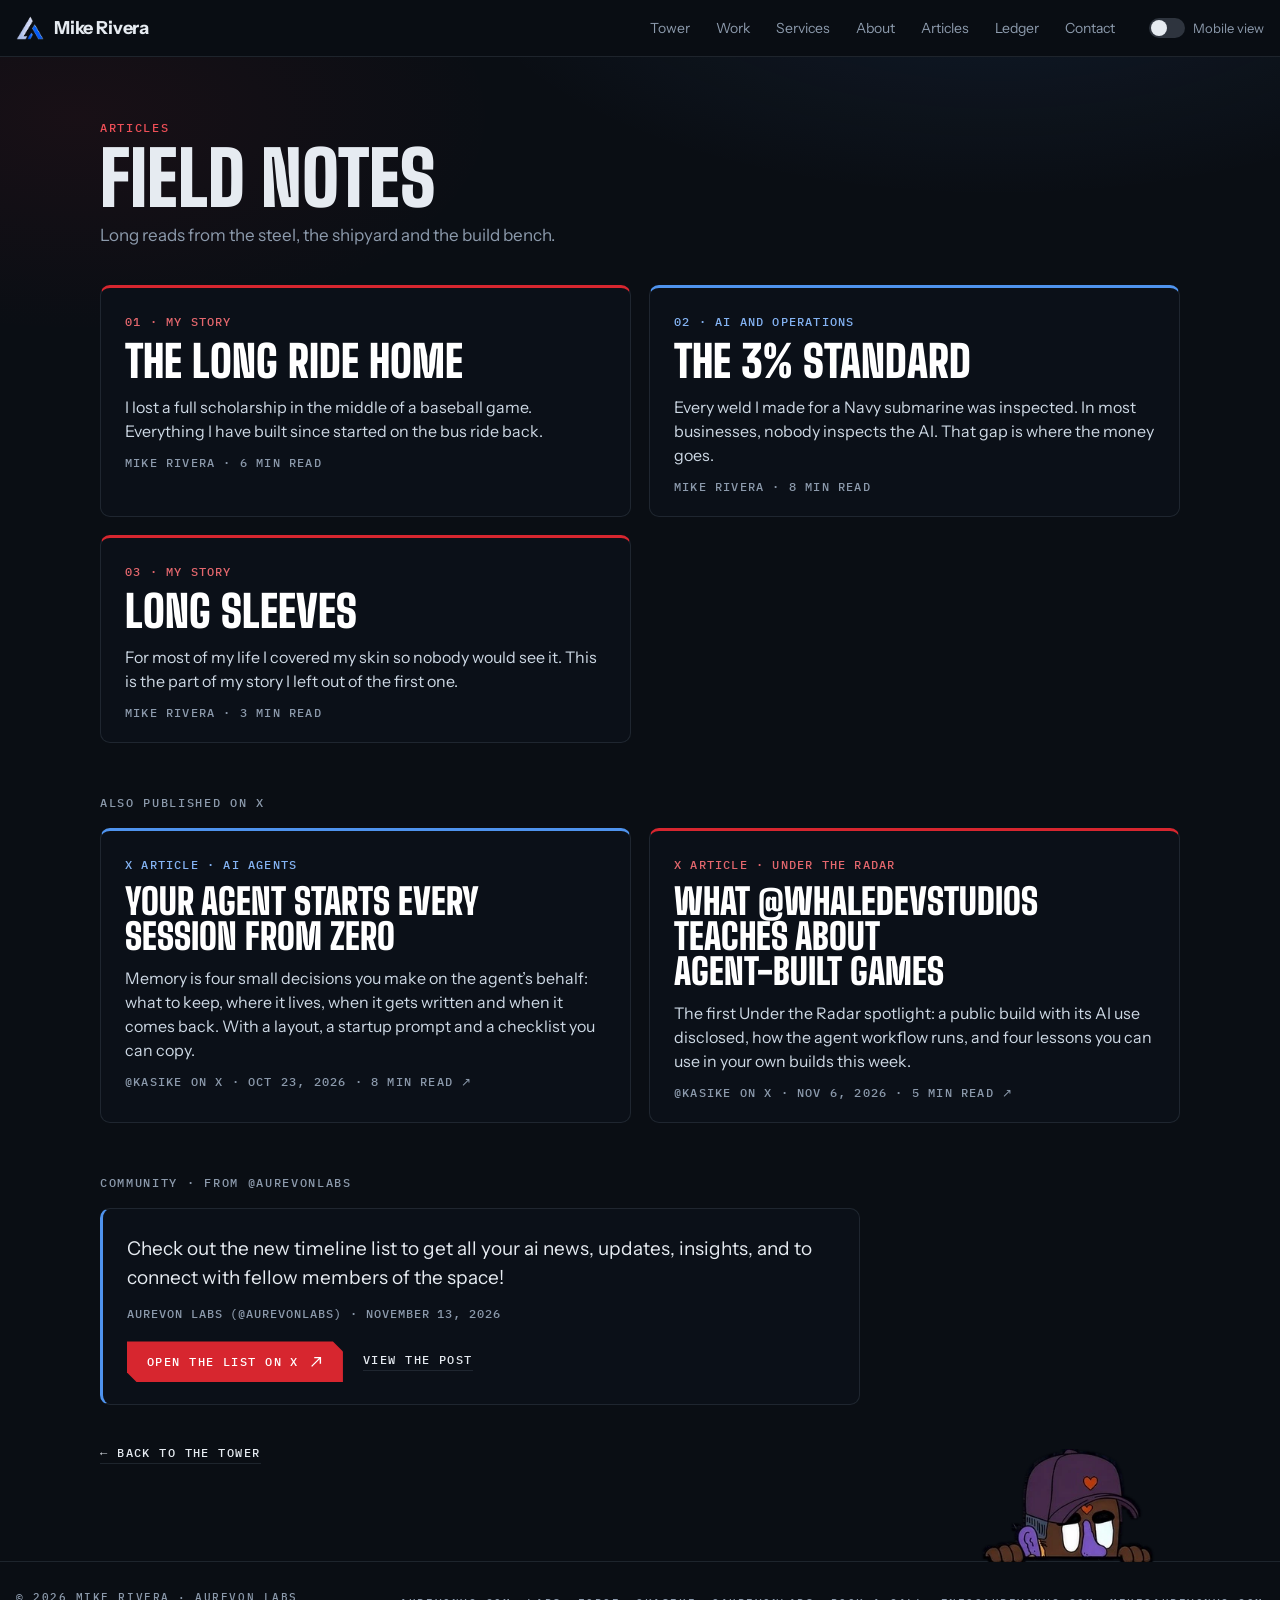
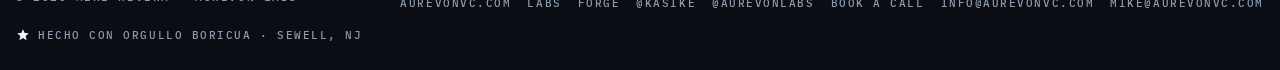
<file: articles.html>
<!DOCTYPE html>
<html lang="en" class="rd">
<head>
<meta charset="utf-8">
<meta name="viewport" content="width=device-width, initial-scale=1, viewport-fit=cover">
<title>Field notes · Mike Rivera</title>
<meta name="description" content="Long reads from the steel, the shipyard and the build bench, by Mike Rivera (@kasike).">
<link rel="canonical" href="https://kasike.dev/articles">
<meta name="theme-color" content="#0a0e14">
<link rel="icon" type="image/png" sizes="32x32" href="/icon-32.png">
<link rel="icon" type="image/png" sizes="192x192" href="/icon-192.png">
<link rel="apple-touch-icon" href="/icon-180.png">
<meta property="og:site_name" content="Mike Rivera">
<meta property="og:type" content="website">
<meta property="og:title" content="Field notes by Mike Rivera">
<meta property="og:description" content="Long reads from the steel, the shipyard and the build bench, by Mike Rivera (@kasike).">
<meta property="og:url" content="https://kasike.dev/articles">
<meta property="og:image" content="https://kasike.dev/og.jpg">
<meta property="og:image:width" content="1200">
<meta property="og:image:height" content="630">
<meta name="twitter:card" content="summary_large_image">
<meta name="twitter:site" content="@kasike">
<meta name="twitter:creator" content="@kasike">
<meta name="twitter:title" content="Field notes by Mike Rivera">
<meta name="twitter:description" content="Long reads from the steel, the shipyard and the build bench, by Mike Rivera (@kasike).">
<meta name="twitter:image" content="https://kasike.dev/og.jpg">
<script type="application/ld+json">{"@context": "https://schema.org", "@graph": [{"@type": "Person", "@id": "https://kasike.dev/#mike", "name": "Mike Rivera", "alternateName": "kasike", "url": "https://kasike.dev/", "jobTitle": "Founder, Aurevon Labs", "worksFor": [{"@type": "Organization", "name": "Aurevon Ventures", "url": "https://www.aurevonvc.com"}, {"@type": "Organization", "name": "LJM Homes"}], "sameAs": ["https://x.com/kasike", "https://x.com/AurevonLabs", "https://www.aurevonvc.com", "https://labs.aurevonvc.com"]}, {"@type": "WebSite", "name": "Mike Rivera", "url": "https://kasike.dev/"}]}</script>
<link rel="preload" href="/fonts/big-shoulders-display-latin-1.woff2" as="font" type="font/woff2" crossorigin>
<link rel="preload" href="/fonts/instrument-sans-latin-7.woff2" as="font" type="font/woff2" crossorigin>
<script>(function(){var d=document.documentElement,m=matchMedia("(max-width:760px)").matches;try{var p=localStorage.getItem("rt-mobile");if(p!==null)m=p==="1"}catch(e){}if(m)d.classList.add("m");if(/^\/(articles|ledger)(\/|$)/.test(location.pathname))d.classList.add("rd")})()</script>
<meta name="referrer" content="strict-origin-when-cross-origin">
<link rel="stylesheet" href="/app.4cdf4be18d.css">
</head>
<body>
<a class="skip" href="/#home" id="skip">Skip to content</a>
<canvas id="scene" aria-hidden="true"></canvas>
<div id="tags"></div>

<header class="wrap bar">
  <div class="inner">
    <a class="mark" href="/#home" aria-label="Mike Rivera, top of page"><img src="/assets/logo.webp" data-a="logo" alt="" width="302" height="265">Mike Rivera</a>
    <nav aria-label="Sections">
      <a href="/#tower">Tower</a><a href="/#work">Work</a><a href="/#services">Services</a><a href="/#about">About</a><a href="/articles">Articles</a><a href="/ledger">Ledger</a><a href="/#contact">Contact</a>
    </nav>
    <button class="msw" id="msw" type="button" role="switch" aria-checked="false"><span class="msw-t" aria-hidden="true"><i></i></span>Mobile view</button>
  </div>
</header>

<noscript><p style="position:relative;z-index:2;margin:0;padding:14px 16px;background:#111823;color:#e6ebf1">This page needs JavaScript for the interactive tower. The articles and links below still work without it.</p></noscript>
<main aria-label="Portfolio" hidden>
  <section class="wrap landing" id="home" aria-label="Mike Rivera">
    <div class="inner land">
      <div class="land-lock">
        <img class="land-logo" src="/assets/logo.webp" data-a="logo" alt="Aurevon Labs logo" width="302" height="265">
        <div><h1>Mike Rivera</h1><p class="land-org">Aurevon Labs</p><p class="land-at">@kasike</p></div>
      </div>
      <p class="land-line">I raised steel on New York towers and welded for the U.S. Navy’s Virginia and Columbia class nuclear submarines. Now I build <em>AI systems and products</em> that carry real load.</p>
      <div class="actions">
        <a class="btn" href="/#tower">Enter the tower<svg viewBox="0 0 16 16" aria-hidden="true"><path d="M8 2v11M3 8l5 5 5-5" fill="none" stroke="currentColor" stroke-width="1.6"/></svg></a>
        <a class="link" href="/#work">Work</a><a class="link" href="/#about">About me</a><a class="link" href="/articles">Articles</a><a class="link" href="/ledger">Ledger</a><a class="link" href="/#contact">Contact</a>
      </div>
    </div>
    <img class="kas" src="/assets/kas.webp" data-a="kas" alt="" width="231" height="150">
  </section>

  <section class="wrap hero" id="tower" aria-label="The Rivera Nexus">
    <div class="inner hero-grid">
      <div class="intro">
        <span class="kick">The Rivera Nexus · San&nbsp;Juan</span>
        <h2>One floor per line of work</h2>
        <p class="lead">Six floors on the headland at El Morro, one for each line of my work. Pick a floor to lift the ones above it and see how the work moves.</p>
      </div>
      <nav class="panel floors" aria-label="Floors"><ul class="fl-list" id="floorList"></ul></nav>
      <div class="stage" id="stage">
        <p class="hint" id="hint">Click any floor to look inside</p>
        <div class="stage-ui"><button type="button" data-f="-1">Whole tower</button><button type="button" id="btnNext">Next floor ↑</button></div>
      </div>
      <aside class="panel detail" id="detail"></aside>
    </div>
  </section>

  <section class="wrap s scrim-full" id="work" aria-labelledby="work-h">
    <div class="inner">
      <div class="s-head">
        <span class="kick">Work</span>
        <h2 class="big" id="work-h">Selected work</h2>
        <p>Eight projects. Pick one to see what it does, how it works and a working demo.</p>
      </div>
      <div class="tabs" id="tabs" role="group" aria-label="Projects"></div>
      <div id="show"></div>
    </div>
  </section>

  <section class="wrap s scrim-full" id="services" aria-labelledby="svc-h">
    <div class="inner">
      <div class="s-head">
        <span class="kick">Services</span>
        <h2 class="big" id="svc-h">Work with me</h2>
      </div>
      <div id="svc"></div>
      <div style="margin-top:64px">
        <span class="kick">Aurevon Ventures</span>
        <div class="verts"><span>E-commerce</span><span>CRE underwriting and acquisitions</span><span>Business consulting</span><span>Ad marketplace for AI agent apps</span><span>Web3 community</span><span>Financial planning tools</span></div>
        <p class="motto">Systems <i>·</i> Capital <i>·</i> Infrastructure</p>
      </div>
    </div>
  </section>

  <section class="wrap s scrim" id="about" aria-labelledby="ab-h">
    <div class="inner">
      <div class="s-head">
        <span class="kick">About</span>
        <h2 class="big" id="ab-h">Built from the steel up</h2>
      </div>
      <div class="bio">
        <div>
          <p>I'm Mike Rivera. I started in structural steel on New York high-rises, then spent three years at Rhoads Industries on the U.S. Navy's nuclear submarine program, working on the Virginia class and Columbia class boats. I went from entry-level nuclear welder to team lead to operations supervisor at 23, and then into multifamily underwriting at LJM Homes.</p>
          <p>Today I run Aurevon Labs, where I build AI systems and products, and I co-own Aurevon Ventures. Each floor of a building goes in level and bolted before the next one lands on it. My career went up the same way. <a class="link" href="/articles/the-long-ride-home">Read the full story</a></p>
        </div>
        <dl>
          <div><dt>Roots</dt><dd>Philadelphia-born, boricua</dd></div>
          <div><dt>Based</dt><dd>Sewell, New Jersey</dd></div>
          <div><dt>Naval nuclear</dt><dd>Virginia and Columbia class submarine programs · Rhoads Industries, Philadelphia Navy Yard</dd></div>
          <div><dt>Education</dt><dd>Top 2% of my high school class · Immaculata University, on a baseball scholarship · The Wharton School (professional certificate, real estate and private equity)</dd></div>
          <div><dt>Credentials</dt><dd>200+ Navy-issued qualifications, including VT, PT, MT and RT weld inspection · OSHA 30 · NYC DOB Site Safety · 32-Hr Rigging Supervisor</dd></div>
          <div><dt>Email</dt><dd><a href="mailto:mike@aurevonvc.com">mike@aurevonvc.com</a> · general inquiries: <a href="mailto:info@aurevonvc.com">info@aurevonvc.com</a></dd></div>
        </dl>
      </div>
      <div class="loads" id="loadsGrid"></div>
      <div class="ljm" id="ljm" role="group" aria-labelledby="ljm-h">
        <div class="ljm-head"><span class="kick">Family firm · Commercial real estate</span><h3 id="ljm-h">LJM Homes</h3><p>A small, family-run CRE investment firm that specializes in syndication, with deals from duplexes all the way to 100-unit properties.</p></div>
        <div class="ljm-cols">
          <div><h4>What we do</h4><p>We bring investors together to buy multifamily properties and run every deal as a syndication. Our range runs from a duplex to a 100-unit building.</p></div>
          <div><h4>How it started</h4><p>My father, Luis Rivera, founded the firm after a real estate investing summit in Florida. He came home inspired and informed, and got to work.</p></div>
          <div><h4>My part</h4><p>I went back to school and got certified to underwrite accurately, because that was what we needed to acquire more opportunities. As EVP I run the underwriting and vet every deal.</p></div>
        </div>
        <ul class="ljm-facts"><li><b>5</b>people, family owned and operated</li><li><b>2 to 100</b>units per property</li><li><b>$150M+</b>underwritten</li><li><b>Nationwide</b>where we operate</li></ul>
      </div>
      <h3 class="seq-h">The climb, floor by floor</h3>
      <ol class="seq">
        <li><div class="fl">BASE<b>B1</b></div><div><h3>Foundation</h3><p>Philadelphia-born, boricua at the root. Everything above sits on family, work ethic and the island.</p></div></li>
        <li><div class="fl">FLOOR<b>01</b></div><div><h3>Journeyman and Foreman Ironworker</h3><p>Structural steel on mid-rise and high-rise towers across all five boroughs of New York City. Connecting at height, rigging picks under mobile, crawler and tower cranes, and running a crew as foreman within a year.</p></div></li>
        <li><div class="fl">FLOOR<b>02</b></div><div><h3>Certified welder and field fabrication</h3><p>Taught myself to weld in my backyard and got certified. Assembly-line fabrication at Wastequip, then mobile structural and ornamental repair work across the tri-state area for Delaware Valley Container &amp; Repair.</p></div></li>
        <li><div class="fl">FLOOR<b>03</b></div><div><h3>U.S. Navy nuclear submarine program · Rhoads Industries</h3><p>Three years on Virginia class and Columbia class submarine work. Nuclear welder on the original second-shift crew, team lead in under a year, operations supervisor at 23. Rework on my crew went from 18% to 3% with zero lost-time injuries. 10,000+ hours and 200+ Navy-issued qualifications.</p></div></li>
        <li><div class="fl">FLOOR<b>04</b></div><div><h3>EVP and underwriter, LJM Homes</h3><p>Multifamily syndication and acquisitions with my father's firm, with more than $150M underwritten. Professional certificate in real estate and private equity from the Wharton School. A scheduling agent I built for myself pulled me into software and into underwriting.</p></div></li>
        <li class="now"><div class="fl">FLOOR<b>05</b></div><div><h3>Founder, Aurevon Labs</h3><p>AI systems and product engineering. Co-owner and EVP of Aurevon Ventures in Sewell, New Jersey.</p></div></li>
      </ol>
    </div>
  </section>

  <section class="wrap top scrim-full" id="contact" aria-labelledby="top-h">
    <div class="inner">
      <span class="kick">Contact</span>
      <h2 class="big" id="top-h">Got something that needs to carry load?</h2>
      <div class="actions">
        <a class="btn" href="https://calendar.app.google/i451vosRrccDw9468" target="_blank" rel="noopener">Book 30 minutes with Mike<svg viewBox="0 0 16 16" aria-hidden="true"><path d="M3 13 13 3M6 3h7v7" fill="none" stroke="currentColor" stroke-width="1.6"/></svg></a>
        <a class="link" href="https://labs.aurevonvc.com" target="_blank" rel="noopener">Start a project</a>
        <a class="link" href="https://x.com/kasike" target="_blank" rel="noopener">Message @kasike on X</a>
      </div>
      <p class="hub-note">Inquiries, consultations, partnerships, or just to connect. General inquiries: <a href="mailto:info@aurevonvc.com">info@aurevonvc.com</a>. To reach me directly: <a href="mailto:mike@aurevonvc.com">mike@aurevonvc.com</a>.</p>
      <div class="hub" id="links">
        <div><h3>Sites</h3><ul>
          <li><a href="https://www.aurevonvc.com" target="_blank" rel="noopener">Aurevon Ventures<span>aurevonvc.com</span></a></li>
          <li><a href="https://labs.aurevonvc.com" target="_blank" rel="noopener">Aurevon Labs<span>labs.aurevonvc.com</span></a></li>
          <li><a href="https://forge.aurevonvc.com" target="_blank" rel="noopener">Forge by Aurevon Labs<span>forge.aurevonvc.com</span></a></li>
        </ul></div>
        <div><h3>Social</h3><ul>
          <li><a href="https://x.com/kasike" target="_blank" rel="noopener">@kasike<span>Mike on X</span></a></li>
          <li><a href="https://x.com/AurevonLabs" target="_blank" rel="noopener">@AurevonLabs<span>Aurevon Labs on X</span></a></li>
        </ul></div>
        <div><h3>Calendar and email</h3><ul>
          <li><a href="https://calendar.app.google/i451vosRrccDw9468" target="_blank" rel="noopener">30 minutes with Mike<span>Book a time</span></a></li>
          <li class="em-row"><b>General inquiries</b><span class="em-r"><a class="em" href="mailto:info@aurevonvc.com">info@aurevonvc.com</a><button class="cp" type="button" data-copy="info@aurevonvc.com" aria-label="Copy info@aurevonvc.com">Copy</button></span></li>
          <li class="em-row"><b>Mike, direct</b><span class="em-r"><a class="em" href="mailto:mike@aurevonvc.com">mike@aurevonvc.com</a><button class="cp" type="button" data-copy="mike@aurevonvc.com" aria-label="Copy mike@aurevonvc.com">Copy</button></span></li>
        </ul></div>
      </div>
    </div>
  </section>
</main>

<div class="wrap reader" id="reader" role="main" aria-label="Articles">
  <div class="inner">
    <div id="rdIndex">
      <div class="s-head"><span class="kick">Articles</span><h1 class="big" tabindex="-1">Field notes</h1><p class="rd-sub">Long reads from the steel, the shipyard and the build bench.</p></div>
      <div class="rd-cards">
        <a class="rd-card" href="/articles/the-long-ride-home" style="--c:var(--red)"><span class="rd-tag">01 · My story</span><h2>The Long Ride Home</h2><p>I lost a full scholarship in the middle of a baseball game. Everything I have built since started on the bus ride back.</p><span class="rd-meta">Mike Rivera · 6 min read</span></a>
        <a class="rd-card" href="/articles/the-three-percent-standard" style="--c:var(--chrome)"><span class="rd-tag">02 · AI and operations</span><h2>The 3% Standard</h2><p>Every weld I made for a Navy submarine was inspected. In most businesses, nobody inspects the AI. That gap is where the money goes.</p><span class="rd-meta">Mike Rivera · 8 min read</span></a>
        <a class="rd-card" href="/articles/long-sleeves" style="--c:var(--red)"><span class="rd-tag">03 · My story</span><h2>Long Sleeves</h2><p>For most of my life I covered my skin so nobody would see it. This is the part of my story I left out of the first one.</p><span class="rd-meta">Mike Rivera · 3 min read</span></a>
      </div>
      <h2 class="rd-h" id="x-h">Also published on X</h2>
      <div class="rd-cards" role="group" aria-labelledby="x-h">
        <a class="rd-card" href="https://x.com/kasike/status/2113624016120684659" target="_blank" rel="noopener" style="--c:var(--chrome)"><span class="rd-tag">X article · AI agents</span><h3>Your agent starts every session from zero</h3><p>Memory is four small decisions you make on the agent’s behalf: what to keep, where it lives, when it gets written and when it comes back. With a layout, a startup prompt and a checklist you can copy.</p><span class="rd-meta">@kasike on X · Oct 23, 2026 · 8 min read<span aria-hidden="true"> ↗</span></span></a>
        <a class="rd-card" href="https://x.com/kasike/status/2118805637635437049" target="_blank" rel="noopener" style="--c:var(--red)"><span class="rd-tag">X article · Under the Radar</span><h3>What @whaledevstudios teaches about agent-built games</h3><p>The first Under the Radar spotlight: a public build with its AI use disclosed, how the agent workflow runs, and four lessons you can use in your own builds this week.</p><span class="rd-meta">@kasike on X · Nov 6, 2026 · 5 min read<span aria-hidden="true"> ↗</span></span></a>
      </div>
      <h2 class="rd-h" id="cm-h">Community · from @AurevonLabs</h2>
      <blockquote class="xpost" cite="https://x.com/AurevonLabs/status/2121141293229424673">
        <p>Check out the new timeline list to get all your ai news, updates, insights, and to connect with fellow members of the space!</p>
        <p class="xpost-by">Aurevon Labs (@AurevonLabs) · November 13, 2026</p>
        <div class="actions"><a class="btn" href="https://t.co/fwtrnbBaG2" target="_blank" rel="noopener">Open the list on X<svg viewBox="0 0 16 16" aria-hidden="true"><path d="M3 13 13 3M6 3h7v7" fill="none" stroke="currentColor" stroke-width="1.6"/></svg></a><a class="link" href="https://x.com/AurevonLabs/status/2121141293229424673" target="_blank" rel="noopener">View the post</a></div>
      </blockquote>
      <p class="rd-back2"><a class="link" href="/#home">&larr; Back to the tower</a></p>
    </div>
    <div id="ledger" hidden>
      <div class="s-head"><span class="kick">Ledger</span><h1 class="big" tabindex="-1">Build ledger</h1><p class="rd-sub">Five repos I ship from. Each card answers the five things a reviewer checks in the first twenty seconds.</p></div>
      <ul class="lg-key" aria-label="What every card shows"><li>Live demo</li><li>A score I can defend</li><li>Latency, measured</li><li>The tradeoff</li><li>Broke once, then fixed</li></ul>
      <p class="lg-stat" id="lgStat" role="status"></p>
      <div class="lg-cards" id="lgCards"></div>
      <h2 class="lg-h" id="lg-h">Every push, in plain words</h2>
      <ol class="lg-rows" id="lgRows" aria-labelledby="lg-h"></ol>
      <p class="lg-note">How this page stays current: a small function on this site reads the latest commits from GitHub and times one request to each live site, then the page refreshes itself every few minutes. Commit messages are shortened into plain language, and anything security-sensitive is summarized without detail. Deploy counts come from Vercel as of November 13, 2026. The checklist follows <a href="https://x.com/suraj_sharma14/status/2100834706166255707" target="_blank" rel="noopener">Suraj Sharma’s note on what reviewers look for</a>.</p>
      <p class="rd-back2"><a class="link" href="/#home">&larr; Back to the tower</a></p>
      <script type="application/json" id="ledData">{"generated":"2026-11-13T07:00:00Z","live":false,"repos":[{"id":"kasike-dev","repo":"mikerivera33/kasike-dev","branch":"main","name":"kasike.dev","what":"This site. Static pages plus one small function, no framework.","demo":"https://kasike.dev/","demoLabel":"kasike.dev","deploys":[2,2],"score":"More than 150 automated checks pass on this build, including 12 failure-injection tests, with 0 accessibility violations.","tradeoff":"No framework and no build step on the host. I hand-rolled the routing and gave up convenience. In return an article page stays under 200 KB and the security policy stays strict.","fix":"Article pages were downloading the whole 3D scene. It now loads only on the tower page: 2.4 MB down to 174 KB.","commits":[{"sha":"99e9b81","date":"2026-11-13T05:37:08Z","kind":"fix","text":"Article pages were downloading the whole 3D scene. It now loads only on the tower page: 2.4 MB down to 174 KB."},{"sha":"65c38b8","date":"2026-11-13T05:18:03Z","kind":"feature","text":"First production build of this site: real page addresses, self-hosted fonts and strict security headers."}],"src":"snapshot","latency":null,"head":null},{"id":"aurevon-site","repo":"mikerivera33/Aurevon-site","branch":"main","name":"Aurevon Ventures","what":"Company site with memberships, Stripe payments and automatic Discord access.","demo":"https://www.aurevonvc.com/","demoLabel":"aurevonvc.com","deploys":[6,6],"score":"Public copy cut by 37%: 58.5k characters down to 37k across 21 pages.","tradeoff":"A subscriber is identified from the Stripe customer record, not from an email typed into a request. More plumbing, but a request cannot claim someone else’s subscription.","fix":"Payment methods that settle later were reported as complete before the money arrived. Fulfilment now waits for the funds.","commits":[{"sha":"3aff051","date":"2026-11-03T21:06:52Z","kind":"fix","text":"Buy-one-get-one orders no longer earn a membership pass, and a duplicate product listing is gone. The site copy and the back end now agree."},{"sha":"42e016f","date":"2026-11-03T06:00:29Z","kind":"feature","text":"Cut the public pages down to headings, facts and actions: 58.5k characters of text to 37k across 21 pages."},{"sha":"7e140af","date":"2026-11-02T22:30:42Z","kind":"docs","text":"Wrote down the verified production setup and the rules for payments, intake and Discord, so every later change follows them."},{"sha":"ea94940","date":"2026-11-02T22:30:19Z","kind":"fix","text":"Payment lifecycle tightened: nothing ships before funds settle, and a cancelled member loses access cleanly."},{"sha":"2331f6a","date":"2026-11-02T22:22:32Z","kind":"fix","text":"A payment lookup was failing in production with no reason recorded. Added the logging needed to find the cause."}],"src":"snapshot","latency":null,"head":null},{"id":"forge","repo":"mikerivera33/Forge-ai","branch":"main","name":"Forge","what":"A custom storefront with Shopify behind the counter, and a shopping assistant in the chat.","demo":"https://forge.aurevonvc.com/","demoLabel":"forge.aurevonvc.com","deploys":[6,6],"score":"Every push runs unit tests, lint and a smoke test against production after it deploys.","tradeoff":"The chat assistant runs under a hard spending cap with strict request checks. It refuses before it overspends.","fix":"Adding an item from the chat covered the conversation with the cart, so a shopper could not keep talking. Fixed in the next push.","commits":[{"sha":"690f112","date":"2026-11-02T21:44:58Z","kind":"security","text":"Hardened the chat’s rate limit so a visitor cannot dodge it."},{"sha":"2811d19","date":"2026-11-02T21:28:17Z","kind":"fix","text":"Adding an item from the chat used to cover the conversation with the cart. Now you can keep talking."},{"sha":"5f0bc40","date":"2026-11-02T21:10:08Z","kind":"test","text":"The post-deploy check now waits until production is serving the new code, then smoke-tests it."},{"sha":"77772a4","date":"2026-11-02T21:09:51Z","kind":"feature","text":"Ask Forge chat: requests are validated, spend is capped, cart options are strict and the widget is accessible."},{"sha":"c039d4f","date":"2026-11-02T20:41:32Z","kind":"test","text":"Automated checks now cover the storefront, the post-deploy check actually runs, and lint errors block a merge."}],"src":"snapshot","latency":null,"head":null},{"id":"interlude","repo":"mikerivera33/aurevon-interlude","branch":"main","name":"Interlude","what":"A marketplace for AI wait time: sponsors pay for verified seconds, the person waiting earns a share.","demo":"https://interlude.aurevonvc.com/","demoLabel":"interlude.aurevonvc.com","deploys":[6,6],"score":"Billing audit: an exact 25.000000% split across 31 settled sessions, zero ledger drift, and settle-once held under 25 parallel requests.","tradeoff":"Backups upload off-site from inside the app, because the production image ships without a storage client. One more thing to maintain, nothing extra to install on the server.","fix":"A stress audit turned up ten findings and a real phone turned up three layout bugs. All thirteen are closed.","commits":[{"sha":"ddc021d","date":"2026-09-02T03:14:47Z","kind":"feature","text":"Took the site public: removed the preview password gate and the code that only existed to support it."},{"sha":"5841d99","date":"2026-08-24T09:42:44Z","kind":"docs","text":"Documented two settings that scripts read but the setup checklist never mentioned."},{"sha":"04a0cda","date":"2026-08-22T08:53:45Z","kind":"fix","text":"Tested on a real phone screen, found three wallet layout bugs (one tab was cut off) and fixed them."},{"sha":"88c3572","date":"2026-08-17T08:49:14Z","kind":"feature","text":"Built off-site backups into the app, because the production server had no tool to upload them."},{"sha":"d442147","date":"2026-08-17T01:09:57Z","kind":"fix","text":"Closed all ten findings from an end-to-end stress audit. The billing core itself came out exact."}],"src":"snapshot","latency":null,"head":null},{"id":"labs","repo":"mikerivera33/aurevon-labs","branch":"master","name":"Aurevon Labs","what":"The Labs site and the media pipeline behind the scheduled @AurevonLabs posts.","demo":"https://labs.aurevonvc.com/","demoLabel":"labs.aurevonvc.com","deploys":[5,5],"score":"28 of 28 images passed verification (size, checksum, format) before they went live.","tradeoff":"Post images ship as plain files on the site instead of through an upload service. Every pack is a commit: slower to publish, fully traceable.","fix":"A generated graphic went out with garbled labels. Rebuilt it with letter-perfect copy.","commits":[{"sha":"c164e54","date":"2026-09-29T13:20:06Z","kind":"chore","text":"Added the September 29 image pack so the scheduler can pull it from the Labs site."},{"sha":"b196f62","date":"2026-09-19T18:38:38Z","kind":"fix","text":"A generated graphic shipped with garbled labels. Rebuilt it with letter-perfect copy."},{"sha":"e02023c","date":"2026-09-15T21:35:52Z","kind":"chore","text":"Added the September 15 daily image pack for scheduled posts."},{"sha":"6366c20","date":"2026-09-15T21:31:49Z","kind":"chore","text":"Added 28 article images. Each file was verified by size, checksum and format before it went live."},{"sha":"f61aebe","date":"2026-09-15T09:10:47Z","kind":"chore","text":"Added the September 9 image pack for scheduled posts."}],"src":"snapshot","latency":null,"head":null}]}</script>
    </div>
<article class="art" id="art-the-long-ride-home" hidden>
  <a class="link rd-back" href="/articles">&larr; All articles</a>
  <header class="art-head">
    <span class="kick">My story</span>
    <h1 tabindex="-1">The Long Ride Home</h1>
    <p class="art-dek">I lost a full scholarship in the middle of a baseball game. Everything I have built since started on the bus ride back.</p>
    <p class="art-by">By Mike Rivera · @kasike · November 2026 · 6 min read</p>
  </header>
  <div class="art-body">
    <p>We were in Florida for the spring trip, in the middle of a game, when the word came down: finish it, pack up, get on the bus. It was March 2020 and COVID was shutting the country down. Washington was telling everyone to stay home, state after state was making it an order, and campuses were closing one after another. Ours wanted us back to clear out our rooms before classes moved online.</p>
    <p>The drive north took eighteen hours. I had graduated in the top 2 percent of my high school class and accepted a full scholarship to Immaculata University. I was a freshman there, playing college baseball and working toward a double major in criminology and psychology. By the time I carried my things out of the dorm, all of that was already ending. I just hadn’t read the fine print yet.</p>

    <h2>The fine print</h2>
    <p>My scholarship had a condition. To keep it, I had to be on campus and playing baseball. With the campus closed under the stay-at-home orders and the season cancelled, I could do neither. The scholarship went away, and without it I had to leave school.</p>
    <p>It crushed me. Baseball was what I had organized my life around, and it was gone in an afternoon for reasons that had nothing to do with how I played. I didn’t have time to grieve it properly. I needed a paycheck more than I needed a plan.</p>
    <p>It wasn’t the only thing that landed on me that spring. I wrote about the rest in <a href="/articles/long-sleeves">Long Sleeves</a>.</p>

    <h2>Two hundred feet up</h2>
    <p>I went back to work alongside my father, in structural steel. I started as a journeyman ironworker and rigging connector. The connector is the one standing on the steel when the crane swings the next piece in, who catches it and makes the first bolts. We built mid-rise and high-rise towers across all five boroughs of New York City, working under mobile cranes, crawler cranes and tower cranes. A year in, I was promoted to foreman.</p>
    <p>Walking a beam two hundred feet above the street teaches things a classroom doesn’t. You check your own work, because the next person is going to stand on it. And you count your crew at the end of the day, because the only good shift is the one everybody walks away from.</p>

    <h2>Feet on the ground</h2>
    <p>After my time on the beams, I wanted my feet back on the ground. So I taught myself to weld in my backyard and kept at it until I was certified.</p>
    <p>My first welding job was at Wastequip, building industrial dumpsters on an assembly line. It isn’t glamorous work and I’m glad I did it. An assembly line gives you repetitions, and repetitions are how a hand learns. After a year I moved to Delaware Valley Container &amp; Repair as a mobile fabrication specialist and repair welder, driving the tri-state area to fix structural and ornamental steel on site. A different site and a different problem every day.</p>
    <p>A year of that, and I wanted something bigger.</p>

    <h2>Second shift</h2>
    <p>I found it at Rhoads Industries, at the Philadelphia Navy Yard. Rhoads builds for the U.S. Navy’s nuclear submarine program, and my work there was on the Virginia class and Columbia class submarines. I’m not going to describe that work in any detail. It isn’t mine to share.</p>
    <p>What I can describe is the growth. When I walked in, the whole program had thirty-eight welders on day shift. The company had just landed a contract renewal and a major investment to expand, and the plan was to turn a family-run fabrication shop into one of the major military fabricators on the East Coast. Part of that plan was a second shift. I was on the original night crew: nine welders, one team lead and one manager.</p>
    <p>Three years later, when I left, there were about two hundred welders, fitters, inspectors and other personnel on days, and just under eighty on nights.</p>

    <div class="art-stats" role="group" aria-label="Three years at Rhoads Industries">
      <div><b>38 → ~280</b><span>From 38 day-shift welders to about 280 people across two shifts</span></div>
      <div><b>18% → 3%</b><span>Rework on my crew</span></div>
      <div><b>10,000+</b><span>Hours worked in three years</span></div>
      <div><b>200+</b><span>Navy-issued qualifications earned</span></div>
    </div>

    <p>I started at the bottom, as an entry-level nuclear welder. I had one rule for myself: nobody in the building was going to outwork me. In just under a year I was a team lead, running a crew of up to fifteen people.</p>

    <h2>Eighteen to three</h2>
    <p>The number I’m proudest of from those years is a small one. In this kind of work, every weld is inspected, and anything that doesn’t pass has to be fixed and inspected again. That’s called rework. When I took over my crew, about 18 percent of our production work was coming back. We got it down to 3 percent, and we did it with zero lost-time injuries.</p>
    <p class="pull">There was no trick to it. I trained my people on the job, held the same standard every shift, and stayed on the tools myself.</p>
    <p>Seven months after I made team lead, I was promoted again, to operations supervisor. I was twenty-three. As far as anyone there could tell me, I was the youngest person holding that job in the program at the time.</p>
    <p>I ran production schedules, planned and assigned the work, worked on budgets, coordinated with upper management and government officials, and trained the welders who were struggling. I also kept doing my share of the hands-on specialty work and shipfitting.</p>
    <p>In three years I put in a little over ten thousand hours. I also earned more than two hundred Navy-issued qualifications: stainless steel welding, high-capacity and complex rigging, scaffold building, and weld inspection by visual, liquid penetrant, magnetic particle and radiographic methods, among many others. Each one was a kind of job Rhoads could take on in-house instead of sending out to another shop. I collected them because I love learning how to do things. That has been true at every job I’ve had.</p>

    <h2>Starting over, again</h2>
    <p>Then came the government shutdown, and I was let go.</p>
    <p>This time I knew what to do when a door closed. My father was starting LJM Homes, a small family-run commercial real estate investment firm, and I went back to school so I could help him build it. I completed a professional certificate program in real estate and private equity at the Wharton School of the University of Pennsylvania. Today I run all of the underwriting and deal vetting for the firm, and I have underwritten more than $150 million in multifamily acquisitions.</p>
    <p>Underwriting turned out to be closer to welding than I expected. Both come down to finding the flaw before it gets buried under something expensive.</p>
    <p>Building a firm with my father made me want to build one of my own. So my fiancée, Alexa Fisher, and I started Aurevon Ventures and Aurevon Labs. We work across business consulting, operations management consulting, digital products, a digital community, Web3 products, and AI agent implementation and strategy.</p>

    <h2>Kasike</h2>
    <p>Online I go by kasike. It’s a Taíno word, the one the Spanish wrote down as <em>cacique</em>, and it means chief. My family is Puerto Rican. When I started building a presence of my own, I dug down into those roots and took the name.</p>
    <p>I lost a scholarship in the middle of a game. Since then I have connected steel over New York, welded for the Navy’s submarines, run a shift, underwritten deals, and started a company with the woman I’m going to marry. None of it was the plan I had at eighteen. All of it came from the same two habits: learn the next skill, and don’t let anyone outwork you.</p>
    <p>I’m still on that ride. If you want to see where it goes next, come along.</p>
  </div>
  <footer class="art-end">
    <div class="art-cta"><a class="btn" href="https://x.com/kasike" target="_blank" rel="noopener">Follow @kasike on X</a><a class="link" href="https://calendar.app.google/i451vosRrccDw9468" target="_blank" rel="noopener">Book 30 minutes with me</a><a class="link" href="mailto:mike@aurevonvc.com">mike@aurevonvc.com</a><a class="link" href="/#contact">All links</a></div>
    <a class="rd-card" href="/articles/the-three-percent-standard" style="--c:var(--chrome)"><span class="rd-tag">Read next · Field notes 02</span><h2>The 3% Standard</h2><p>What inspected welds taught me about putting AI agents to work.</p><span class="rd-meta">8 min read</span></a>
  </footer>
</article>

<article class="art" id="art-long-sleeves" hidden>
  <a class="link rd-back" href="/articles">&larr; All articles</a>
  <header class="art-head">
    <span class="kick">My story</span>
    <h1 tabindex="-1">Long Sleeves</h1>
    <p class="art-dek">For most of my life I covered my skin so nobody would see it. This is the part of my story I left out of the first one.</p>
    <p class="art-by">By Mike Rivera · @kasike · November 2026 · 3 min read</p>
  </header>
  <div class="art-body">
    <p>Growing up, I wore long sleeves most of the time. It wasn’t a style. I had severe eczema from my neck down, and my skin was red and inflamed nearly all the time. To anyone who didn’t know better, it looked like hives or chickenpox. Long sleeves kept people from seeing it, and they kept me from the embarrassment of being seen.</p>

    <h2>Thirty specialists</h2>
    <p>I saw more than thirty different specialists. For years, nothing got it under control.</p>
    <p>Then, at seventeen, I was approved for the under-18 human trials of a biologic drug for eczema that was new at the time, called Dupixent. I was told I was the first person in the United States approved for them.</p>
    <p>For me it was a miracle drug. It worked wonders, and it seemed to fix every medical issue I had.</p>
    <p class="pull">It also cost about $6,000 a month out of pocket, and that was with insurance.</p>

    <h2>The same week</h2>
    <p>I have already written about the spring of 2020 in <a href="/articles/the-long-ride-home">The Long Ride Home</a>. COVID sent us home from Florida, the campus closed under the stay-at-home orders, and my scholarship went with it. I left two things out.</p>
    <p>Right after we were sent home, my grandmother passed away. She was living with us, and she and I were very close.</p>
    <p>That same week, I was diagnosed with epilepsy.</p>
    <p>I have been battling it, coping with it and living with it ever since, and I depend on medication to do that.</p>

    <h2>What coverage is worth</h2>
    <p>While I was at Rhoads Industries, my health coverage came through my employer. When Rhoads and I parted ways, the coverage went with the job. Since then, with no job and no insurance, I haven’t been able to afford the out-of-pocket costs on my own.</p>
    <p>I’m not telling this for sympathy. I’m telling it because it is part of the honest answer to why I work the way I do.</p>

    <h2>Another reason</h2>
    <p>The scholarship, the long sleeves, the specialists, my grandmother, the diagnosis, the bill. Each one is another reason I have worked as hard as I have over the years, and another reason I’m as determined as I am.</p>
    <p>For most of my life I covered up what I was dealing with. This is me rolling the sleeves up.</p>
  </div>
  <footer class="art-end">
    <div class="art-cta"><a class="btn" href="https://x.com/kasike" target="_blank" rel="noopener">Follow @kasike on X</a><a class="link" href="https://calendar.app.google/i451vosRrccDw9468" target="_blank" rel="noopener">Book 30 minutes with me</a><a class="link" href="/#contact">All links</a></div>
    <a class="rd-card" href="/articles/the-long-ride-home" style="--c:var(--red)"><span class="rd-tag">Read next · Field notes 01</span><h2>The Long Ride Home</h2><p>How a cancelled baseball season led to steel, submarines and a company of my own.</p><span class="rd-meta">6 min read</span></a>
  </footer>
</article>

<article class="art" id="art-the-three-percent-standard" hidden>
  <a class="link rd-back" href="/articles">&larr; All articles</a>
  <header class="art-head">
    <span class="kick">Field notes 02 · AI and operations</span>
    <h1 tabindex="-1">The 3% Standard</h1>
    <p class="art-dek">Every weld I made for a Navy submarine was inspected by someone whose job was to find the flaw. In most businesses, nobody inspects the AI. That gap is where the money goes.</p>
    <p class="art-by">By Mike Rivera · @kasike · November 2026 · 8 min read</p>
  </header>
  <div class="art-body">
    <p>Every weld I made for a Navy submarine was examined by someone whose job was to find something wrong with it.</p>
    <p>I can’t walk you through the work itself, but the idea of weld inspection is public and simple. First a trained inspector looks at the weld. Then it can be tested with a dye that seeps into cracks too fine to see, with magnetic particles that gather where the metal is broken, or with X-rays that show what is inside. If the weld fails, it gets fixed and inspected again. That second pass is called rework, and everyone in the shop knows how much of it belongs to them.</p>
    <p>When I became a team lead at Rhoads Industries, working on the Virginia class and Columbia class submarine programs, about 18 percent of my crew’s production work was coming back as rework. We brought it down to 3 percent.</p>
    <p>I build AI systems for businesses now. I want to tell you what that number has to do with the agent you are about to put in charge of your inbox.</p>

    <h2>Nobody inspects the agent</h2>
    <p>Here is the first thing I noticed when I moved from the shipyard to software. Where I came from, work wasn’t finished until someone other than the person who did it had signed for it. In an office, an AI agent drafts the email, updates the record, posts the content or prices the job, and the output goes straight out the door. Nobody looks at it. People call that automation. In a fabrication shop we would call it shipping uninspected work.</p>
    <p>The results are showing up in the numbers. In June 2025, Gartner predicted that more than 40 percent of agentic AI projects will be cancelled by the end of 2027, and named escalating costs, unclear business value and inadequate risk controls as the reasons.<sup><a href="#src-three" data-src="1">1</a></sup> S&amp;P Global Market Intelligence surveyed more than a thousand companies and found that 42 percent had abandoned most of their AI initiatives in 2025, up from 17 percent the year before.<sup><a href="#src-three" data-src="2">2</a></sup> A RAND study from 2024, built on interviews with 65 experienced data scientists and engineers, reported that by some estimates more than 80 percent of AI projects fail, twice the rate of IT projects without AI.<sup><a href="#src-three" data-src="3">3</a></sup></p>
    <p>You will also hear that 95 percent of corporate AI pilots fail. I’d leave that one alone. It comes from a 2025 MIT report whose methods have been seriously questioned, and the numbers above make the point without it.<sup><a href="#src-three" data-src="4">4</a></sup></p>
    <p>What none of these studies can tell you is how often the agents are simply wrong. I went looking for a reliable published figure on how much AI output in business has to be redone, and I didn’t find one. In the shop I came from, not knowing your rework rate would be unthinkable. Most companies running AI agents can’t tell you theirs, because nobody is counting.</p>

    <h2>Rework is where the money goes</h2>
    <p>Quality engineers have a name for what sloppy work costs: the cost of poor quality. Researchers cited by the Institute of Industrial and Systems Engineers estimate that it averages around 15 percent of sales in manufacturing and around 30 percent in service organizations.<sup><a href="#src-three" data-src="5">5</a></sup> Rework is a big piece of that. You pay for the same job twice, once to do it and once to fix it.</p>
    <p>In a fabrication shop, rework is loud. You can hear the grinder taking a bad weld back out. In an office it makes no sound at all. It looks like an employee quietly rewriting the proposal the AI drafted. It looks like a customer who got a wrong answer and didn’t bother to complain, or a spreadsheet that is slightly off for three months before anyone notices.</p>
    <p class="pull">The pitch for AI is hours saved. Hours saved on the first pass mean nothing if the work comes back.</p>
    <p>The number that matters is how often the work is right the first time. Quality people call it first pass yield: the percentage of units that go through a process and meet the standard without being scrapped, rerun, retested or repaired.<sup><a href="#src-three" data-src="6">6</a></sup> Ask the person selling you an AI agent what its first pass yield is on your work. If they don’t have an answer, you will be the one measuring it, with your own customers.</p>

    <h2>Run the numbers</h2>
    <p>Here is an illustration, not a client. Say a small company lets an agent draft 200 customer replies a week. At an 18 percent rework rate, 36 of those replies are wrong in a way that matters.</p>
    <p>If someone reviews every reply, those 36 get caught and rewritten, and much of the time you thought you saved goes to cleanup. If nobody reviews them, 36 wrong answers go out every week with your name at the bottom.</p>
    <p>At 3 percent, it’s 6. Six is a number one person can catch, fix and learn from before lunch. The difference between an agent that helps and an agent that quietly costs you customers is those other thirty replies a week.</p>

    <h2>How a crew gets from 18 to 3</h2>
    <p>I didn’t get my crew’s rework down by buying anything. What changed was how we worked, and it came down to four things.</p>
    <p><strong>The standard came first.</strong> In inspected work, what counts as a pass is settled before anyone strikes an arc. Nobody argues afterward about whether a weld is good enough. It meets the standard or it comes out.</p>
    <p><strong>Training came before blame.</strong> When a welder on my crew was struggling, I trained them on the job. A failed weld told me what to teach next. I have come to believe that most rework is a training problem before it is a talent problem.</p>
    <p><strong>I stayed on the tools.</strong> As a team lead, and later as a supervisor, I kept doing my share of the hands-on specialty work. The standard I enforced was one my crew watched me meet.</p>
    <p><strong>Safety and quality were the same habit.</strong> We did all of this with zero lost-time injuries. I don’t think that is a coincidence. A crew that is careful about one thing tends to be careful about everything.</p>

    <h2>The 3% standard for AI</h2>
    <p>None of that is specific to steel. If you are putting an AI agent to work in your business, this is the order I’d do it in.</p>
    <ol class="art-steps">
      <li><strong>Write the pass/fail test before you build.</strong> For each task the agent will do, write down what a correct result looks like, in terms a person can check in under a minute. If you can’t write it down, the agent can’t hit it.</li>
      <li><strong>Inspect everything at first.</strong> For the first few weeks, a person checks every output before it leaves the building. It is slow, and it’s supposed to be. You are qualifying the process, the same way a welder has to qualify before touching the real work.</li>
      <li><strong>Count the rework.</strong> Keep one number. Of everything the agent produced this week, what share went out without a human having to fix it? Put that number where the whole team can see it.</li>
      <li><strong>Fix the cause, not the output.</strong> When something fails, don’t just correct that one email. Find out why it failed. Usually it is a missing instruction, bad source data, or a task nobody ever defined clearly. Fix that, or you’ll be correcting the same mistake every week.</li>
      <li><strong>Earn the right to stop looking.</strong> Once the number holds, move from checking everything to checking a sample. If it slips, go back to checking everything.</li>
      <li><strong>Keep a signature on what matters.</strong> Anything that commits money, makes a promise to a customer or touches someone’s safety gets a human sign-off, however good the numbers look.</li>
    </ol>
    <p>People push back on the second step. If a person has to check everything, what did the agent save? At the start, not much. But nobody inspected my welds because they thought I was a bad welder. They inspected them because the cost of being wrong was too high to take anyone’s word for it, mine included.</p>
    <p>The bar I’d hold a workflow to is the one my crew reached: no more than 3 percent coming back. Three percent isn’t a law of nature. It was one crew’s number on one program. But it gives you something most AI projects never have, which is a line you can be above or below.</p>

    <h2>Where the comparison stops</h2>
    <p>I don’t want to oversell this. A weld and an email are different kinds of work, and the comparison has limits.</p>
    <p>A weld is judged against a written standard, and two inspectors will mostly agree on whether it passes. Much of what we ask AI to do is judgment: tone, priority, what to leave out. The test is harder to write, and some tasks never get a clean one. Those are the tasks to keep a person on.</p>
    <p>A qualified welder’s mistakes are mostly the familiar kind. An agent can do a task correctly ninety-nine times and fail the hundredth in a way nobody has seen before, because something changed upstream. That is why I would never stop sampling completely.</p>
    <p>And inspection costs time, which not all work deserves. Nobody needs a sign-off on a meeting summary that only they will read. Put your inspection where a mistake is expensive, and be honest with yourself that the rest is running unchecked.</p>

    <h2>What the trades already know</h2>
    <p>The Navy has said the submarine industrial base needs to hire more than 140,000 workers within the next decade.<sup><a href="#src-three" data-src="7">7</a></sup> I think about that number a lot, because it says something the technology world tends to forget. The most advanced machines this country builds still depend on people who can do careful work and prove that it’s right.</p>
    <p>AI doesn’t change that. It raises the stakes. An agent can turn out more work in an hour than a crew can in a week, which means it can turn out more bad work too. The companies that come out ahead will treat an agent the way a good shop treats any new hand: trained, inspected, measured, and trusted exactly as far as its record supports.</p>
    <p>I learned that on night shift at the Navy Yard. I use it every day at a keyboard.</p>

    <div class="art-src" id="src-three">
      <h2>Sources</h2>
      <ol>
        <li>Gartner, “Gartner Predicts Over 40% of Agentic AI Projects Will Be Canceled by End of 2027,” June 25, 2025. <a href="https://www.gartner.com/en/newsroom/press-releases/2025-06-25-gartner-predicts-over-40-percent-of-agentic-ai-projects-will-be-canceled-by-end-of-2027" target="_blank" rel="noopener noreferrer">gartner.com</a></li>
        <li>CIO Dive, reporting S&amp;P Global Market Intelligence survey data, March 14, 2025. <a href="https://www.ciodive.com/news/AI-project-fail-data-SPGlobal/742590/" target="_blank" rel="noopener noreferrer">ciodive.com</a></li>
        <li>RAND, “The Root Causes of Failure for Artificial Intelligence Projects and How They Can Succeed,” August 13, 2024. <a href="https://www.rand.org/pubs/research_reports/RRA2680-1.html" target="_blank" rel="noopener noreferrer">rand.org</a></li>
        <li>Fortune’s coverage of the MIT report, August 18, 2025: <a href="https://fortune.com/2025/08/18/mit-report-95-percent-generative-ai-pilots-at-companies-failing-cfo/" target="_blank" rel="noopener noreferrer">fortune.com</a>. One published critique of its methods: <a href="https://forum.effectivealtruism.org/posts/q92qq7XCCLJonA6CH/the-story-behind-the-bad-ai-stat-that-moved-markets-and" target="_blank" rel="noopener noreferrer">forum.effectivealtruism.org</a></li>
        <li>Crandall and Julien, “Measuring the cost of quality,” Institute of Industrial and Systems Engineers. <a href="https://iise.org/details.aspx?id=22118" target="_blank" rel="noopener noreferrer">iise.org</a></li>
        <li>American Society for Quality, Quality Glossary, “First pass yield (FPY).” <a href="https://asq.org/quality-resources/quality-glossary/f" target="_blank" rel="noopener noreferrer">asq.org</a></li>
        <li>Naval Sea Systems Command, “Navy’s Needed Revitalization of the Submarine Workforce Accelerates,” April 11, 2024. <a href="https://www.navsea.navy.mil/Media/News/Article/3741414/" target="_blank" rel="noopener noreferrer">navsea.navy.mil</a></li>
      </ol>
    </div>
  </div>
  <footer class="art-end">
    <p class="art-note">Field notes is where I write about bringing shop-floor discipline to AI and operations.</p>
    <div class="art-cta"><a class="btn" href="https://x.com/kasike" target="_blank" rel="noopener">Follow @kasike on X</a><a class="link" href="https://calendar.app.google/i451vosRrccDw9468" target="_blank" rel="noopener">Book 30 minutes with me</a><a class="link" href="mailto:mike@aurevonvc.com">mike@aurevonvc.com</a><a class="link" href="/#contact">All links</a></div>
    <a class="rd-card" href="/articles/long-sleeves" style="--c:var(--red)"><span class="rd-tag">Read next · Field notes 03</span><h2>Long Sleeves</h2><p>The part of my story I left out of the first one.</p><span class="rd-meta">3 min read</span></a>
  </footer>
</article>

  </div>
</div>
<div class="rd-progress" id="rdBar" aria-hidden="true"></div>

<footer class="wrap">
  <img class="kas" src="/assets/kas.webp" data-a="kas" alt="" width="231" height="150">
  <div class="inner"><span class="mono">© 2026 Mike Rivera · Aurevon Labs</span><span class="mono foot-links"><a href="https://www.aurevonvc.com" target="_blank" rel="noopener">aurevonvc.com</a><a href="https://labs.aurevonvc.com" target="_blank" rel="noopener">labs</a><a href="https://forge.aurevonvc.com" target="_blank" rel="noopener">forge</a><a href="https://x.com/kasike" target="_blank" rel="noopener">@kasike</a><a href="https://x.com/AurevonLabs" target="_blank" rel="noopener">@AurevonLabs</a><a href="https://calendar.app.google/i451vosRrccDw9468" target="_blank" rel="noopener">Book a call</a><a href="mailto:info@aurevonvc.com">info@aurevonvc.com</a><a href="mailto:mike@aurevonvc.com">mike@aurevonvc.com</a></span><span class="mono boricua"><svg viewBox="0 0 24 24" aria-hidden="true"><path d="M12 2l2.9 6.6 7.1.6-5.4 4.7 1.6 7L12 17.3 5.8 20.9l1.6-7L2 9.2l7.1-.6z" fill="#f2f5f8"/></svg>Hecho con orgullo boricua · Sewell, NJ</span></div>
</footer>

<nav class="mbar" aria-label="Sections, bottom bar"><a href="/#tower"><svg viewBox="0 0 24 24" fill="none" stroke="currentColor" stroke-width="1.7" stroke-linejoin="round" aria-hidden="true"><path d="M6 21V4h12v17M3 21h18M10 8h4M10 12h4M10 16h4"/></svg>Tower</a><a href="/#work"><svg viewBox="0 0 24 24" fill="none" stroke="currentColor" stroke-width="1.7" stroke-linejoin="round" aria-hidden="true"><rect x="3" y="3" width="7" height="7" rx="1"/><rect x="14" y="3" width="7" height="7" rx="1"/><rect x="3" y="14" width="7" height="7" rx="1"/><rect x="14" y="14" width="7" height="7" rx="1"/></svg>Work</a><a href="/#services"><svg viewBox="0 0 24 24" fill="none" stroke="currentColor" stroke-width="1.7" stroke-linejoin="round" aria-hidden="true"><path d="M4 7h16v12H4zM9 7V4h6v3M4 12h16"/></svg>Services</a><a href="/#about"><svg viewBox="0 0 24 24" fill="none" stroke="currentColor" stroke-width="1.7" stroke-linejoin="round" aria-hidden="true"><circle cx="12" cy="8" r="4"/><path d="M4 21c0-4 3.6-7 8-7s8 3 8 7"/></svg>About</a><a href="/articles"><svg viewBox="0 0 24 24" fill="none" stroke="currentColor" stroke-width="1.7" stroke-linejoin="round" aria-hidden="true"><path d="M6 3h9l4 4v14H6zM14 3v5h5M9 12h7M9 16h7"/></svg>Articles</a><a href="/ledger"><svg viewBox="0 0 24 24" fill="none" stroke="currentColor" stroke-width="1.7" stroke-linejoin="round" aria-hidden="true"><path d="M4 4h16v16H4zM4 9h16M4 14h16M9 9v11"/></svg>Ledger</a><a href="/#contact"><svg viewBox="0 0 24 24" fill="none" stroke="currentColor" stroke-width="1.7" stroke-linejoin="round" aria-hidden="true"><path d="M3 6h18v12H3zM3 7l9 7 9-7"/></svg>Contact</a></nav>

<script src="/app.ef857e6d92.js"></script>
</body>
</html>
</file>
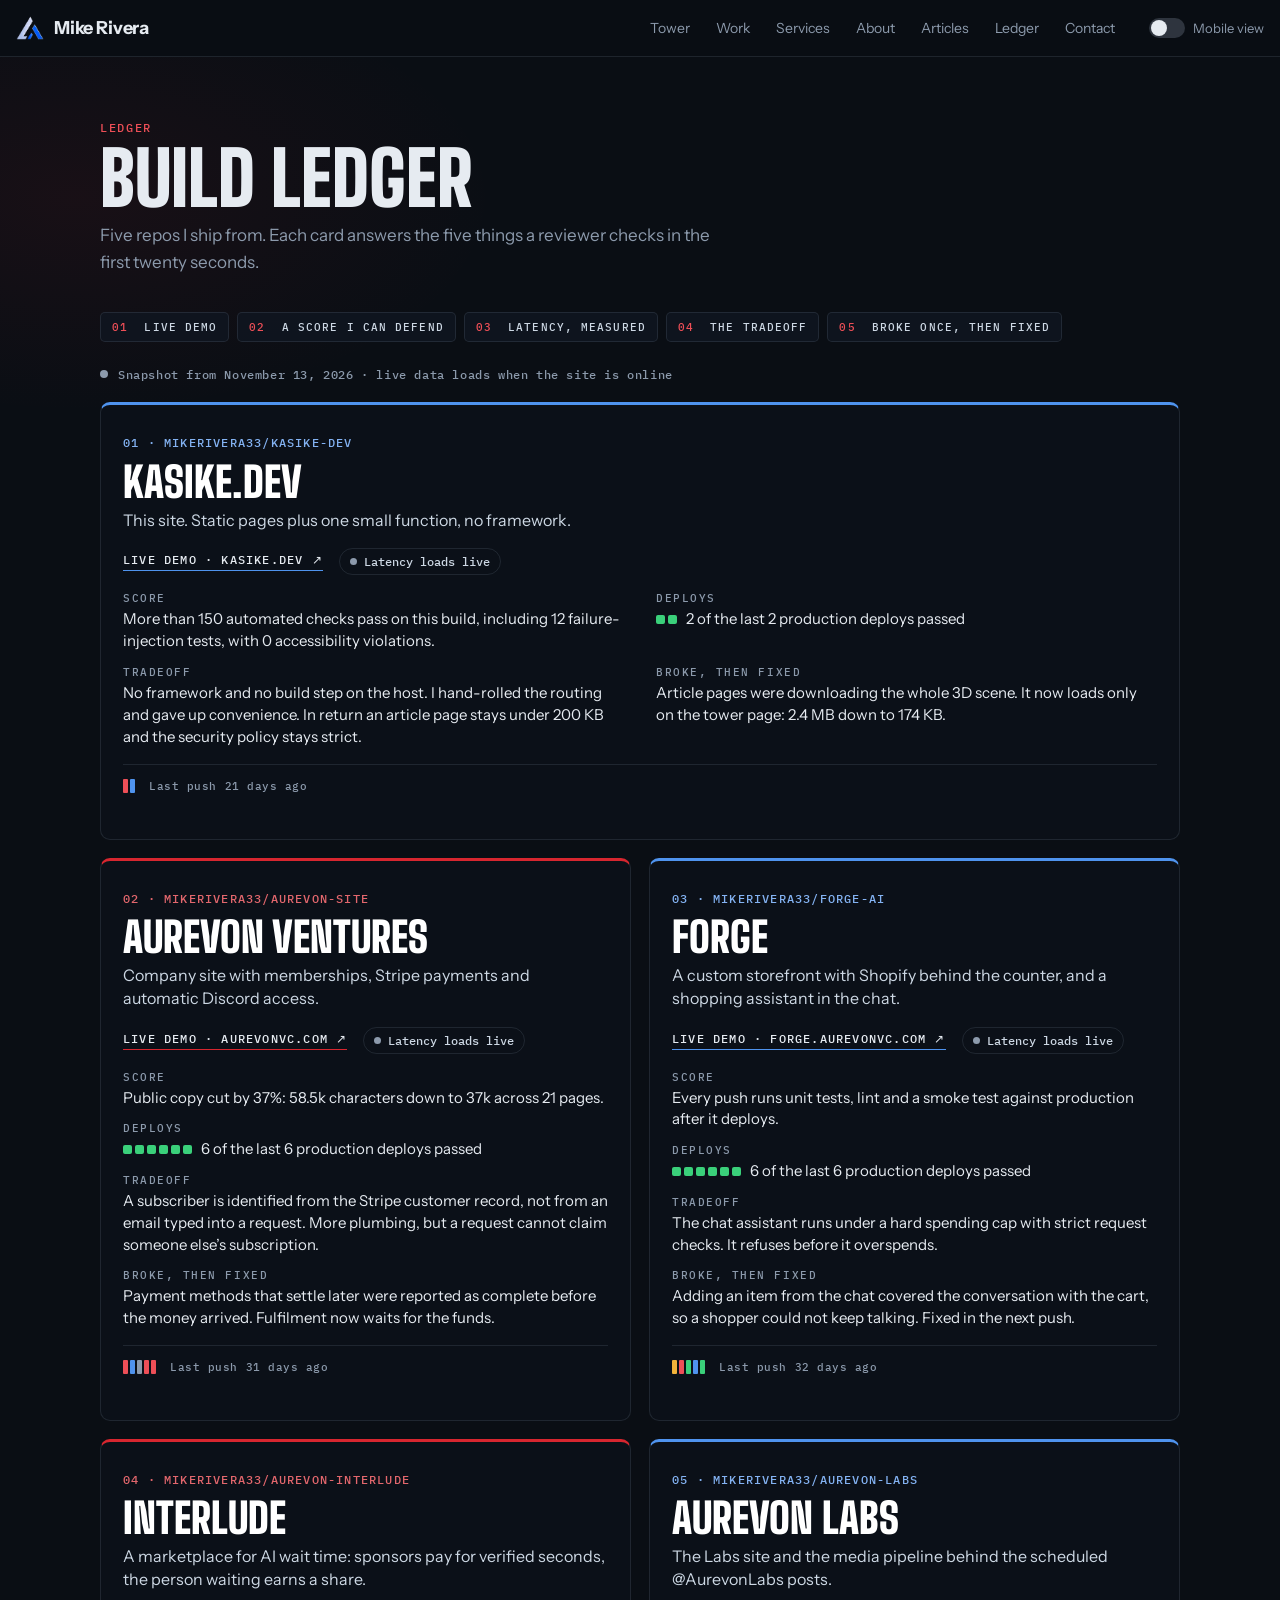
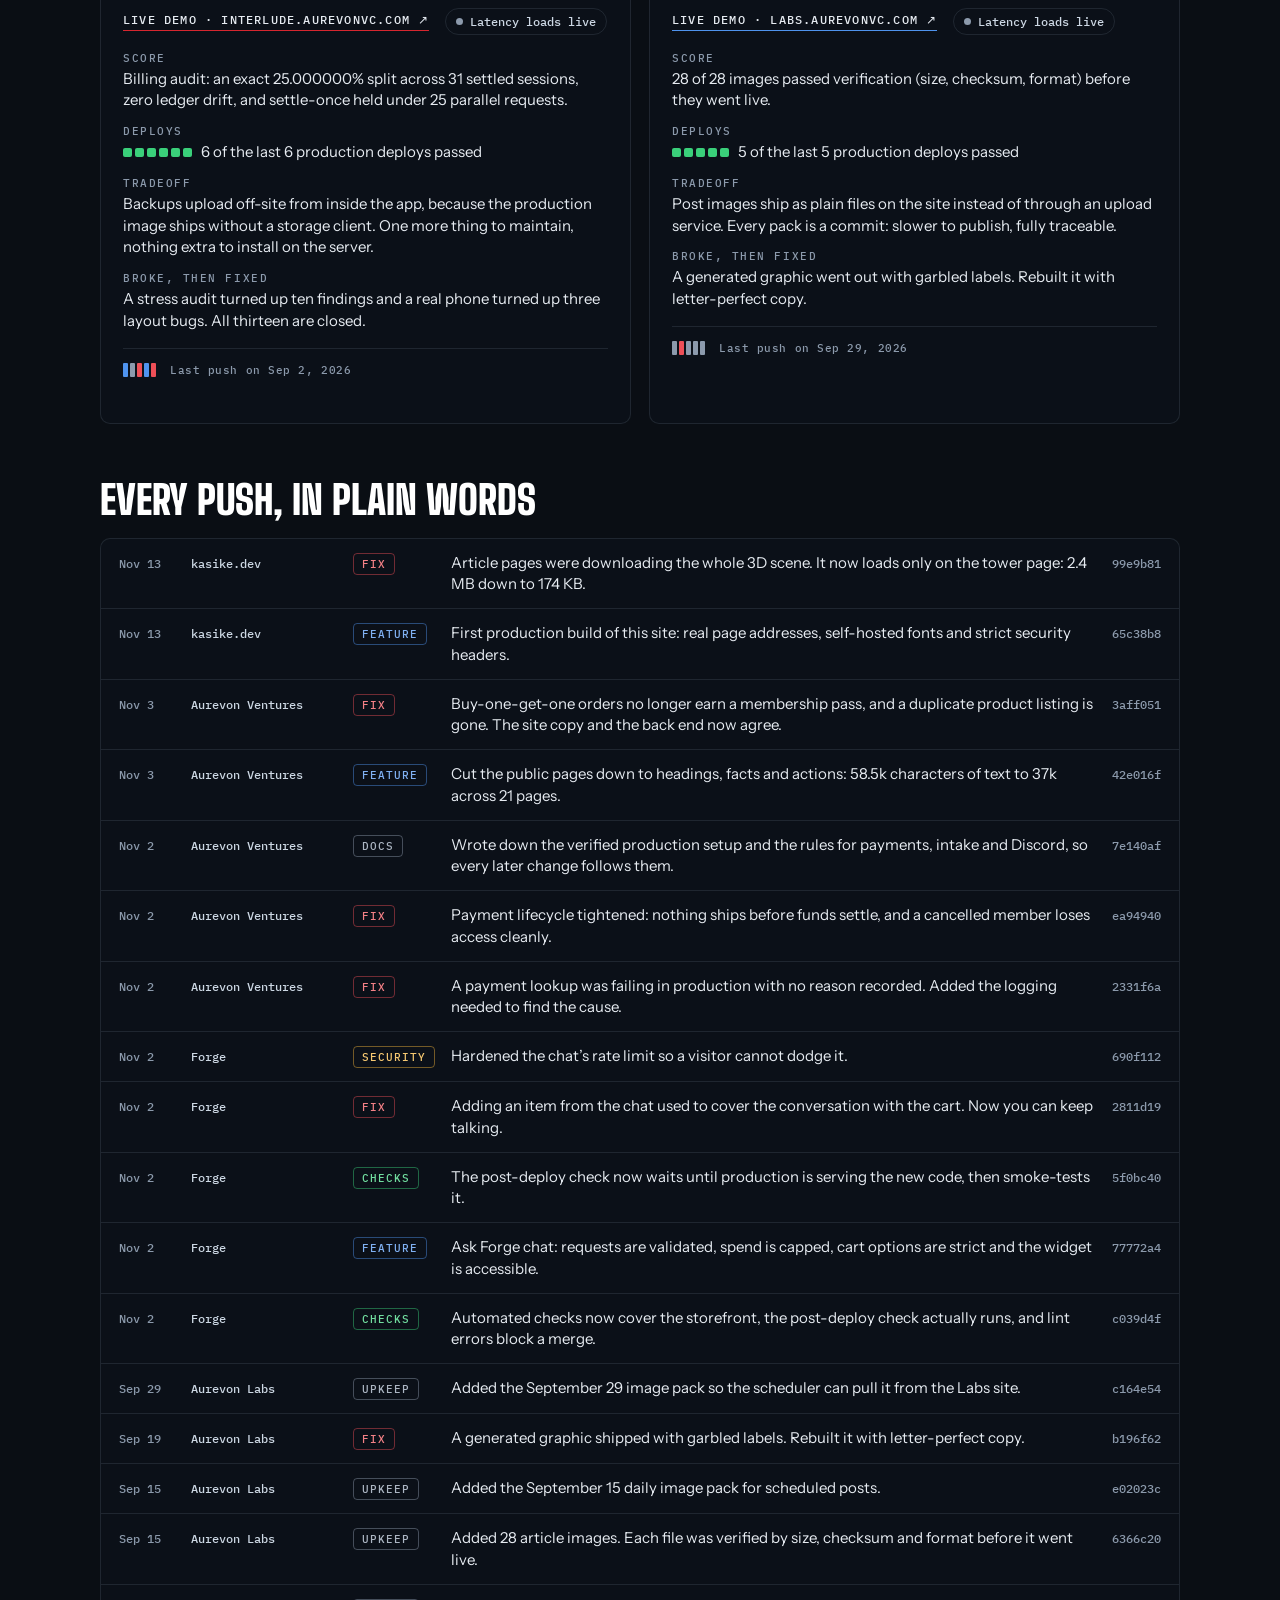
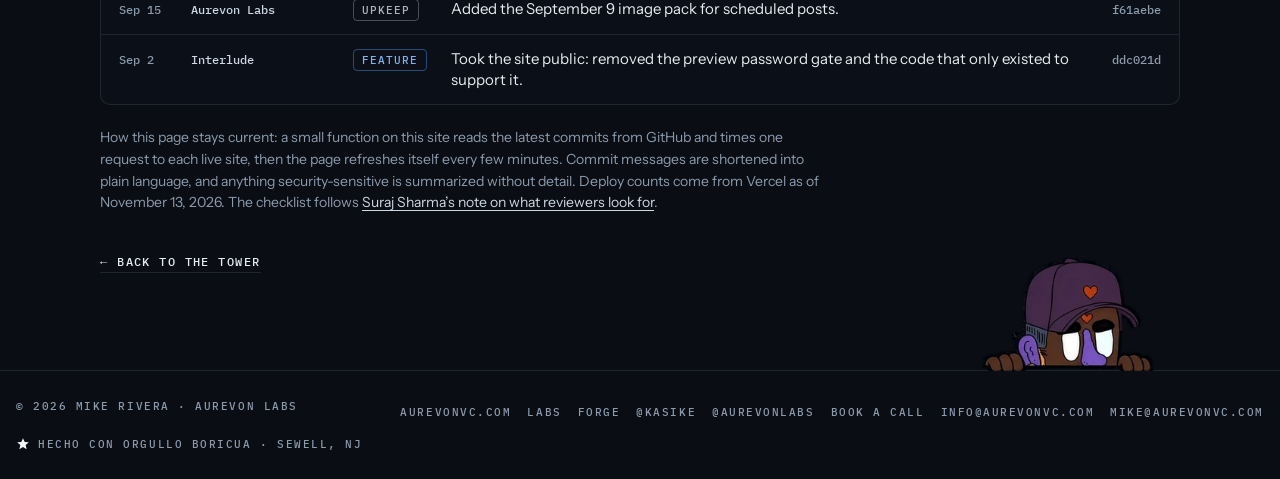
<file: ledger.html>
<!DOCTYPE html>
<html lang="en" class="rd">
<head>
<meta charset="utf-8">
<meta name="viewport" content="width=device-width, initial-scale=1, viewport-fit=cover">
<title>Build ledger · Mike Rivera</title>
<meta name="description" content="Five repos Mike Rivera ships from, each with a live demo, a score, a measured latency, the tradeoff and proof it broke once and got fixed. Updates itself from GitHub.">
<link rel="canonical" href="https://kasike.dev/ledger">
<meta name="theme-color" content="#0a0e14">
<link rel="icon" type="image/png" sizes="32x32" href="/icon-32.png">
<link rel="icon" type="image/png" sizes="192x192" href="/icon-192.png">
<link rel="apple-touch-icon" href="/icon-180.png">
<meta property="og:site_name" content="Mike Rivera">
<meta property="og:type" content="website">
<meta property="og:title" content="Build ledger by Mike Rivera">
<meta property="og:description" content="Five repos Mike Rivera ships from, each with a live demo, a score, a measured latency, the tradeoff and proof it broke once and got fixed. Updates itself from GitHub.">
<meta property="og:url" content="https://kasike.dev/ledger">
<meta property="og:image" content="https://kasike.dev/og.jpg">
<meta property="og:image:width" content="1200">
<meta property="og:image:height" content="630">
<meta name="twitter:card" content="summary_large_image">
<meta name="twitter:site" content="@kasike">
<meta name="twitter:creator" content="@kasike">
<meta name="twitter:title" content="Build ledger by Mike Rivera">
<meta name="twitter:description" content="Five repos Mike Rivera ships from, each with a live demo, a score, a measured latency, the tradeoff and proof it broke once and got fixed. Updates itself from GitHub.">
<meta name="twitter:image" content="https://kasike.dev/og.jpg">
<script type="application/ld+json">{"@context": "https://schema.org", "@graph": [{"@type": "Person", "@id": "https://kasike.dev/#mike", "name": "Mike Rivera", "alternateName": "kasike", "url": "https://kasike.dev/", "jobTitle": "Founder, Aurevon Labs", "worksFor": [{"@type": "Organization", "name": "Aurevon Ventures", "url": "https://www.aurevonvc.com"}, {"@type": "Organization", "name": "LJM Homes"}], "sameAs": ["https://x.com/kasike", "https://x.com/AurevonLabs", "https://www.aurevonvc.com", "https://labs.aurevonvc.com"]}, {"@type": "WebSite", "name": "Mike Rivera", "url": "https://kasike.dev/"}]}</script>
<link rel="preload" href="/fonts/big-shoulders-display-latin-1.woff2" as="font" type="font/woff2" crossorigin>
<link rel="preload" href="/fonts/instrument-sans-latin-7.woff2" as="font" type="font/woff2" crossorigin>
<script>(function(){var d=document.documentElement,m=matchMedia("(max-width:760px)").matches;try{var p=localStorage.getItem("rt-mobile");if(p!==null)m=p==="1"}catch(e){}if(m)d.classList.add("m");if(/^\/(articles|ledger)(\/|$)/.test(location.pathname))d.classList.add("rd")})()</script>
<meta name="referrer" content="strict-origin-when-cross-origin">
<link rel="stylesheet" href="/app.4cdf4be18d.css">
</head>
<body>
<a class="skip" href="/#home" id="skip">Skip to content</a>
<canvas id="scene" aria-hidden="true"></canvas>
<div id="tags"></div>

<header class="wrap bar">
  <div class="inner">
    <a class="mark" href="/#home" aria-label="Mike Rivera, top of page"><img src="/assets/logo.webp" data-a="logo" alt="" width="302" height="265">Mike Rivera</a>
    <nav aria-label="Sections">
      <a href="/#tower">Tower</a><a href="/#work">Work</a><a href="/#services">Services</a><a href="/#about">About</a><a href="/articles">Articles</a><a href="/ledger">Ledger</a><a href="/#contact">Contact</a>
    </nav>
    <button class="msw" id="msw" type="button" role="switch" aria-checked="false"><span class="msw-t" aria-hidden="true"><i></i></span>Mobile view</button>
  </div>
</header>

<noscript><p style="position:relative;z-index:2;margin:0;padding:14px 16px;background:#111823;color:#e6ebf1">This page needs JavaScript for the interactive tower. The articles and links below still work without it.</p></noscript>
<main aria-label="Portfolio" hidden>
  <section class="wrap landing" id="home" aria-label="Mike Rivera">
    <div class="inner land">
      <div class="land-lock">
        <img class="land-logo" src="/assets/logo.webp" data-a="logo" alt="Aurevon Labs logo" width="302" height="265">
        <div><h1>Mike Rivera</h1><p class="land-org">Aurevon Labs</p><p class="land-at">@kasike</p></div>
      </div>
      <p class="land-line">I raised steel on New York towers and welded for the U.S. Navy’s Virginia and Columbia class nuclear submarines. Now I build <em>AI systems and products</em> that carry real load.</p>
      <div class="actions">
        <a class="btn" href="/#tower">Enter the tower<svg viewBox="0 0 16 16" aria-hidden="true"><path d="M8 2v11M3 8l5 5 5-5" fill="none" stroke="currentColor" stroke-width="1.6"/></svg></a>
        <a class="link" href="/#work">Work</a><a class="link" href="/#about">About me</a><a class="link" href="/articles">Articles</a><a class="link" href="/ledger">Ledger</a><a class="link" href="/#contact">Contact</a>
      </div>
    </div>
    <img class="kas" src="/assets/kas.webp" data-a="kas" alt="" width="231" height="150">
  </section>

  <section class="wrap hero" id="tower" aria-label="The Rivera Nexus">
    <div class="inner hero-grid">
      <div class="intro">
        <span class="kick">The Rivera Nexus · San&nbsp;Juan</span>
        <h2>One floor per line of work</h2>
        <p class="lead">Six floors on the headland at El Morro, one for each line of my work. Pick a floor to lift the ones above it and see how the work moves.</p>
      </div>
      <nav class="panel floors" aria-label="Floors"><ul class="fl-list" id="floorList"></ul></nav>
      <div class="stage" id="stage">
        <p class="hint" id="hint">Click any floor to look inside</p>
        <div class="stage-ui"><button type="button" data-f="-1">Whole tower</button><button type="button" id="btnNext">Next floor ↑</button></div>
      </div>
      <aside class="panel detail" id="detail"></aside>
    </div>
  </section>

  <section class="wrap s scrim-full" id="work" aria-labelledby="work-h">
    <div class="inner">
      <div class="s-head">
        <span class="kick">Work</span>
        <h2 class="big" id="work-h">Selected work</h2>
        <p>Eight projects. Pick one to see what it does, how it works and a working demo.</p>
      </div>
      <div class="tabs" id="tabs" role="group" aria-label="Projects"></div>
      <div id="show"></div>
    </div>
  </section>

  <section class="wrap s scrim-full" id="services" aria-labelledby="svc-h">
    <div class="inner">
      <div class="s-head">
        <span class="kick">Services</span>
        <h2 class="big" id="svc-h">Work with me</h2>
      </div>
      <div id="svc"></div>
      <div style="margin-top:64px">
        <span class="kick">Aurevon Ventures</span>
        <div class="verts"><span>E-commerce</span><span>CRE underwriting and acquisitions</span><span>Business consulting</span><span>Ad marketplace for AI agent apps</span><span>Web3 community</span><span>Financial planning tools</span></div>
        <p class="motto">Systems <i>·</i> Capital <i>·</i> Infrastructure</p>
      </div>
    </div>
  </section>

  <section class="wrap s scrim" id="about" aria-labelledby="ab-h">
    <div class="inner">
      <div class="s-head">
        <span class="kick">About</span>
        <h2 class="big" id="ab-h">Built from the steel up</h2>
      </div>
      <div class="bio">
        <div>
          <p>I'm Mike Rivera. I started in structural steel on New York high-rises, then spent three years at Rhoads Industries on the U.S. Navy's nuclear submarine program, working on the Virginia class and Columbia class boats. I went from entry-level nuclear welder to team lead to operations supervisor at 23, and then into multifamily underwriting at LJM Homes.</p>
          <p>Today I run Aurevon Labs, where I build AI systems and products, and I co-own Aurevon Ventures. Each floor of a building goes in level and bolted before the next one lands on it. My career went up the same way. <a class="link" href="/articles/the-long-ride-home">Read the full story</a></p>
        </div>
        <dl>
          <div><dt>Roots</dt><dd>Philadelphia-born, boricua</dd></div>
          <div><dt>Based</dt><dd>Sewell, New Jersey</dd></div>
          <div><dt>Naval nuclear</dt><dd>Virginia and Columbia class submarine programs · Rhoads Industries, Philadelphia Navy Yard</dd></div>
          <div><dt>Education</dt><dd>Top 2% of my high school class · Immaculata University, on a baseball scholarship · The Wharton School (professional certificate, real estate and private equity)</dd></div>
          <div><dt>Credentials</dt><dd>200+ Navy-issued qualifications, including VT, PT, MT and RT weld inspection · OSHA 30 · NYC DOB Site Safety · 32-Hr Rigging Supervisor</dd></div>
          <div><dt>Email</dt><dd><a href="mailto:mike@aurevonvc.com">mike@aurevonvc.com</a> · general inquiries: <a href="mailto:info@aurevonvc.com">info@aurevonvc.com</a></dd></div>
        </dl>
      </div>
      <div class="loads" id="loadsGrid"></div>
      <div class="ljm" id="ljm" role="group" aria-labelledby="ljm-h">
        <div class="ljm-head"><span class="kick">Family firm · Commercial real estate</span><h3 id="ljm-h">LJM Homes</h3><p>A small, family-run CRE investment firm that specializes in syndication, with deals from duplexes all the way to 100-unit properties.</p></div>
        <div class="ljm-cols">
          <div><h4>What we do</h4><p>We bring investors together to buy multifamily properties and run every deal as a syndication. Our range runs from a duplex to a 100-unit building.</p></div>
          <div><h4>How it started</h4><p>My father, Luis Rivera, founded the firm after a real estate investing summit in Florida. He came home inspired and informed, and got to work.</p></div>
          <div><h4>My part</h4><p>I went back to school and got certified to underwrite accurately, because that was what we needed to acquire more opportunities. As EVP I run the underwriting and vet every deal.</p></div>
        </div>
        <ul class="ljm-facts"><li><b>5</b>people, family owned and operated</li><li><b>2 to 100</b>units per property</li><li><b>$150M+</b>underwritten</li><li><b>Nationwide</b>where we operate</li></ul>
      </div>
      <h3 class="seq-h">The climb, floor by floor</h3>
      <ol class="seq">
        <li><div class="fl">BASE<b>B1</b></div><div><h3>Foundation</h3><p>Philadelphia-born, boricua at the root. Everything above sits on family, work ethic and the island.</p></div></li>
        <li><div class="fl">FLOOR<b>01</b></div><div><h3>Journeyman and Foreman Ironworker</h3><p>Structural steel on mid-rise and high-rise towers across all five boroughs of New York City. Connecting at height, rigging picks under mobile, crawler and tower cranes, and running a crew as foreman within a year.</p></div></li>
        <li><div class="fl">FLOOR<b>02</b></div><div><h3>Certified welder and field fabrication</h3><p>Taught myself to weld in my backyard and got certified. Assembly-line fabrication at Wastequip, then mobile structural and ornamental repair work across the tri-state area for Delaware Valley Container &amp; Repair.</p></div></li>
        <li><div class="fl">FLOOR<b>03</b></div><div><h3>U.S. Navy nuclear submarine program · Rhoads Industries</h3><p>Three years on Virginia class and Columbia class submarine work. Nuclear welder on the original second-shift crew, team lead in under a year, operations supervisor at 23. Rework on my crew went from 18% to 3% with zero lost-time injuries. 10,000+ hours and 200+ Navy-issued qualifications.</p></div></li>
        <li><div class="fl">FLOOR<b>04</b></div><div><h3>EVP and underwriter, LJM Homes</h3><p>Multifamily syndication and acquisitions with my father's firm, with more than $150M underwritten. Professional certificate in real estate and private equity from the Wharton School. A scheduling agent I built for myself pulled me into software and into underwriting.</p></div></li>
        <li class="now"><div class="fl">FLOOR<b>05</b></div><div><h3>Founder, Aurevon Labs</h3><p>AI systems and product engineering. Co-owner and EVP of Aurevon Ventures in Sewell, New Jersey.</p></div></li>
      </ol>
    </div>
  </section>

  <section class="wrap top scrim-full" id="contact" aria-labelledby="top-h">
    <div class="inner">
      <span class="kick">Contact</span>
      <h2 class="big" id="top-h">Got something that needs to carry load?</h2>
      <div class="actions">
        <a class="btn" href="https://calendar.app.google/i451vosRrccDw9468" target="_blank" rel="noopener">Book 30 minutes with Mike<svg viewBox="0 0 16 16" aria-hidden="true"><path d="M3 13 13 3M6 3h7v7" fill="none" stroke="currentColor" stroke-width="1.6"/></svg></a>
        <a class="link" href="https://labs.aurevonvc.com" target="_blank" rel="noopener">Start a project</a>
        <a class="link" href="https://x.com/kasike" target="_blank" rel="noopener">Message @kasike on X</a>
      </div>
      <p class="hub-note">Inquiries, consultations, partnerships, or just to connect. General inquiries: <a href="mailto:info@aurevonvc.com">info@aurevonvc.com</a>. To reach me directly: <a href="mailto:mike@aurevonvc.com">mike@aurevonvc.com</a>.</p>
      <div class="hub" id="links">
        <div><h3>Sites</h3><ul>
          <li><a href="https://www.aurevonvc.com" target="_blank" rel="noopener">Aurevon Ventures<span>aurevonvc.com</span></a></li>
          <li><a href="https://labs.aurevonvc.com" target="_blank" rel="noopener">Aurevon Labs<span>labs.aurevonvc.com</span></a></li>
          <li><a href="https://forge.aurevonvc.com" target="_blank" rel="noopener">Forge by Aurevon Labs<span>forge.aurevonvc.com</span></a></li>
        </ul></div>
        <div><h3>Social</h3><ul>
          <li><a href="https://x.com/kasike" target="_blank" rel="noopener">@kasike<span>Mike on X</span></a></li>
          <li><a href="https://x.com/AurevonLabs" target="_blank" rel="noopener">@AurevonLabs<span>Aurevon Labs on X</span></a></li>
        </ul></div>
        <div><h3>Calendar and email</h3><ul>
          <li><a href="https://calendar.app.google/i451vosRrccDw9468" target="_blank" rel="noopener">30 minutes with Mike<span>Book a time</span></a></li>
          <li class="em-row"><b>General inquiries</b><span class="em-r"><a class="em" href="mailto:info@aurevonvc.com">info@aurevonvc.com</a><button class="cp" type="button" data-copy="info@aurevonvc.com" aria-label="Copy info@aurevonvc.com">Copy</button></span></li>
          <li class="em-row"><b>Mike, direct</b><span class="em-r"><a class="em" href="mailto:mike@aurevonvc.com">mike@aurevonvc.com</a><button class="cp" type="button" data-copy="mike@aurevonvc.com" aria-label="Copy mike@aurevonvc.com">Copy</button></span></li>
        </ul></div>
      </div>
    </div>
  </section>
</main>

<div class="wrap reader" id="reader" role="main" aria-label="Build ledger">
  <div class="inner">
    <div id="rdIndex" hidden>
      <div class="s-head"><span class="kick">Articles</span><h1 class="big" tabindex="-1">Field notes</h1><p class="rd-sub">Long reads from the steel, the shipyard and the build bench.</p></div>
      <div class="rd-cards">
        <a class="rd-card" href="/articles/the-long-ride-home" style="--c:var(--red)"><span class="rd-tag">01 · My story</span><h2>The Long Ride Home</h2><p>I lost a full scholarship in the middle of a baseball game. Everything I have built since started on the bus ride back.</p><span class="rd-meta">Mike Rivera · 6 min read</span></a>
        <a class="rd-card" href="/articles/the-three-percent-standard" style="--c:var(--chrome)"><span class="rd-tag">02 · AI and operations</span><h2>The 3% Standard</h2><p>Every weld I made for a Navy submarine was inspected. In most businesses, nobody inspects the AI. That gap is where the money goes.</p><span class="rd-meta">Mike Rivera · 8 min read</span></a>
        <a class="rd-card" href="/articles/long-sleeves" style="--c:var(--red)"><span class="rd-tag">03 · My story</span><h2>Long Sleeves</h2><p>For most of my life I covered my skin so nobody would see it. This is the part of my story I left out of the first one.</p><span class="rd-meta">Mike Rivera · 3 min read</span></a>
      </div>
      <h2 class="rd-h" id="x-h">Also published on X</h2>
      <div class="rd-cards" role="group" aria-labelledby="x-h">
        <a class="rd-card" href="https://x.com/kasike/status/2113624016120684659" target="_blank" rel="noopener" style="--c:var(--chrome)"><span class="rd-tag">X article · AI agents</span><h3>Your agent starts every session from zero</h3><p>Memory is four small decisions you make on the agent’s behalf: what to keep, where it lives, when it gets written and when it comes back. With a layout, a startup prompt and a checklist you can copy.</p><span class="rd-meta">@kasike on X · Oct 23, 2026 · 8 min read<span aria-hidden="true"> ↗</span></span></a>
        <a class="rd-card" href="https://x.com/kasike/status/2118805637635437049" target="_blank" rel="noopener" style="--c:var(--red)"><span class="rd-tag">X article · Under the Radar</span><h3>What @whaledevstudios teaches about agent-built games</h3><p>The first Under the Radar spotlight: a public build with its AI use disclosed, how the agent workflow runs, and four lessons you can use in your own builds this week.</p><span class="rd-meta">@kasike on X · Nov 6, 2026 · 5 min read<span aria-hidden="true"> ↗</span></span></a>
      </div>
      <h2 class="rd-h" id="cm-h">Community · from @AurevonLabs</h2>
      <blockquote class="xpost" cite="https://x.com/AurevonLabs/status/2121141293229424673">
        <p>Check out the new timeline list to get all your ai news, updates, insights, and to connect with fellow members of the space!</p>
        <p class="xpost-by">Aurevon Labs (@AurevonLabs) · November 13, 2026</p>
        <div class="actions"><a class="btn" href="https://t.co/fwtrnbBaG2" target="_blank" rel="noopener">Open the list on X<svg viewBox="0 0 16 16" aria-hidden="true"><path d="M3 13 13 3M6 3h7v7" fill="none" stroke="currentColor" stroke-width="1.6"/></svg></a><a class="link" href="https://x.com/AurevonLabs/status/2121141293229424673" target="_blank" rel="noopener">View the post</a></div>
      </blockquote>
      <p class="rd-back2"><a class="link" href="/#home">&larr; Back to the tower</a></p>
    </div>
    <div id="ledger">
      <div class="s-head"><span class="kick">Ledger</span><h1 class="big" tabindex="-1">Build ledger</h1><p class="rd-sub">Five repos I ship from. Each card answers the five things a reviewer checks in the first twenty seconds.</p></div>
      <ul class="lg-key" aria-label="What every card shows"><li>Live demo</li><li>A score I can defend</li><li>Latency, measured</li><li>The tradeoff</li><li>Broke once, then fixed</li></ul>
      <p class="lg-stat" id="lgStat" role="status"></p>
      <div class="lg-cards" id="lgCards"></div>
      <h2 class="lg-h" id="lg-h">Every push, in plain words</h2>
      <ol class="lg-rows" id="lgRows" aria-labelledby="lg-h"></ol>
      <p class="lg-note">How this page stays current: a small function on this site reads the latest commits from GitHub and times one request to each live site, then the page refreshes itself every few minutes. Commit messages are shortened into plain language, and anything security-sensitive is summarized without detail. Deploy counts come from Vercel as of November 13, 2026. The checklist follows <a href="https://x.com/suraj_sharma14/status/2100834706166255707" target="_blank" rel="noopener">Suraj Sharma’s note on what reviewers look for</a>.</p>
      <p class="rd-back2"><a class="link" href="/#home">&larr; Back to the tower</a></p>
      <script type="application/json" id="ledData">{"generated":"2026-11-13T07:00:00Z","live":false,"repos":[{"id":"kasike-dev","repo":"mikerivera33/kasike-dev","branch":"main","name":"kasike.dev","what":"This site. Static pages plus one small function, no framework.","demo":"https://kasike.dev/","demoLabel":"kasike.dev","deploys":[2,2],"score":"More than 150 automated checks pass on this build, including 12 failure-injection tests, with 0 accessibility violations.","tradeoff":"No framework and no build step on the host. I hand-rolled the routing and gave up convenience. In return an article page stays under 200 KB and the security policy stays strict.","fix":"Article pages were downloading the whole 3D scene. It now loads only on the tower page: 2.4 MB down to 174 KB.","commits":[{"sha":"99e9b81","date":"2026-11-13T05:37:08Z","kind":"fix","text":"Article pages were downloading the whole 3D scene. It now loads only on the tower page: 2.4 MB down to 174 KB."},{"sha":"65c38b8","date":"2026-11-13T05:18:03Z","kind":"feature","text":"First production build of this site: real page addresses, self-hosted fonts and strict security headers."}],"src":"snapshot","latency":null,"head":null},{"id":"aurevon-site","repo":"mikerivera33/Aurevon-site","branch":"main","name":"Aurevon Ventures","what":"Company site with memberships, Stripe payments and automatic Discord access.","demo":"https://www.aurevonvc.com/","demoLabel":"aurevonvc.com","deploys":[6,6],"score":"Public copy cut by 37%: 58.5k characters down to 37k across 21 pages.","tradeoff":"A subscriber is identified from the Stripe customer record, not from an email typed into a request. More plumbing, but a request cannot claim someone else’s subscription.","fix":"Payment methods that settle later were reported as complete before the money arrived. Fulfilment now waits for the funds.","commits":[{"sha":"3aff051","date":"2026-11-03T21:06:52Z","kind":"fix","text":"Buy-one-get-one orders no longer earn a membership pass, and a duplicate product listing is gone. The site copy and the back end now agree."},{"sha":"42e016f","date":"2026-11-03T06:00:29Z","kind":"feature","text":"Cut the public pages down to headings, facts and actions: 58.5k characters of text to 37k across 21 pages."},{"sha":"7e140af","date":"2026-11-02T22:30:42Z","kind":"docs","text":"Wrote down the verified production setup and the rules for payments, intake and Discord, so every later change follows them."},{"sha":"ea94940","date":"2026-11-02T22:30:19Z","kind":"fix","text":"Payment lifecycle tightened: nothing ships before funds settle, and a cancelled member loses access cleanly."},{"sha":"2331f6a","date":"2026-11-02T22:22:32Z","kind":"fix","text":"A payment lookup was failing in production with no reason recorded. Added the logging needed to find the cause."}],"src":"snapshot","latency":null,"head":null},{"id":"forge","repo":"mikerivera33/Forge-ai","branch":"main","name":"Forge","what":"A custom storefront with Shopify behind the counter, and a shopping assistant in the chat.","demo":"https://forge.aurevonvc.com/","demoLabel":"forge.aurevonvc.com","deploys":[6,6],"score":"Every push runs unit tests, lint and a smoke test against production after it deploys.","tradeoff":"The chat assistant runs under a hard spending cap with strict request checks. It refuses before it overspends.","fix":"Adding an item from the chat covered the conversation with the cart, so a shopper could not keep talking. Fixed in the next push.","commits":[{"sha":"690f112","date":"2026-11-02T21:44:58Z","kind":"security","text":"Hardened the chat’s rate limit so a visitor cannot dodge it."},{"sha":"2811d19","date":"2026-11-02T21:28:17Z","kind":"fix","text":"Adding an item from the chat used to cover the conversation with the cart. Now you can keep talking."},{"sha":"5f0bc40","date":"2026-11-02T21:10:08Z","kind":"test","text":"The post-deploy check now waits until production is serving the new code, then smoke-tests it."},{"sha":"77772a4","date":"2026-11-02T21:09:51Z","kind":"feature","text":"Ask Forge chat: requests are validated, spend is capped, cart options are strict and the widget is accessible."},{"sha":"c039d4f","date":"2026-11-02T20:41:32Z","kind":"test","text":"Automated checks now cover the storefront, the post-deploy check actually runs, and lint errors block a merge."}],"src":"snapshot","latency":null,"head":null},{"id":"interlude","repo":"mikerivera33/aurevon-interlude","branch":"main","name":"Interlude","what":"A marketplace for AI wait time: sponsors pay for verified seconds, the person waiting earns a share.","demo":"https://interlude.aurevonvc.com/","demoLabel":"interlude.aurevonvc.com","deploys":[6,6],"score":"Billing audit: an exact 25.000000% split across 31 settled sessions, zero ledger drift, and settle-once held under 25 parallel requests.","tradeoff":"Backups upload off-site from inside the app, because the production image ships without a storage client. One more thing to maintain, nothing extra to install on the server.","fix":"A stress audit turned up ten findings and a real phone turned up three layout bugs. All thirteen are closed.","commits":[{"sha":"ddc021d","date":"2026-09-02T03:14:47Z","kind":"feature","text":"Took the site public: removed the preview password gate and the code that only existed to support it."},{"sha":"5841d99","date":"2026-08-24T09:42:44Z","kind":"docs","text":"Documented two settings that scripts read but the setup checklist never mentioned."},{"sha":"04a0cda","date":"2026-08-22T08:53:45Z","kind":"fix","text":"Tested on a real phone screen, found three wallet layout bugs (one tab was cut off) and fixed them."},{"sha":"88c3572","date":"2026-08-17T08:49:14Z","kind":"feature","text":"Built off-site backups into the app, because the production server had no tool to upload them."},{"sha":"d442147","date":"2026-08-17T01:09:57Z","kind":"fix","text":"Closed all ten findings from an end-to-end stress audit. The billing core itself came out exact."}],"src":"snapshot","latency":null,"head":null},{"id":"labs","repo":"mikerivera33/aurevon-labs","branch":"master","name":"Aurevon Labs","what":"The Labs site and the media pipeline behind the scheduled @AurevonLabs posts.","demo":"https://labs.aurevonvc.com/","demoLabel":"labs.aurevonvc.com","deploys":[5,5],"score":"28 of 28 images passed verification (size, checksum, format) before they went live.","tradeoff":"Post images ship as plain files on the site instead of through an upload service. Every pack is a commit: slower to publish, fully traceable.","fix":"A generated graphic went out with garbled labels. Rebuilt it with letter-perfect copy.","commits":[{"sha":"c164e54","date":"2026-09-29T13:20:06Z","kind":"chore","text":"Added the September 29 image pack so the scheduler can pull it from the Labs site."},{"sha":"b196f62","date":"2026-09-19T18:38:38Z","kind":"fix","text":"A generated graphic shipped with garbled labels. Rebuilt it with letter-perfect copy."},{"sha":"e02023c","date":"2026-09-15T21:35:52Z","kind":"chore","text":"Added the September 15 daily image pack for scheduled posts."},{"sha":"6366c20","date":"2026-09-15T21:31:49Z","kind":"chore","text":"Added 28 article images. Each file was verified by size, checksum and format before it went live."},{"sha":"f61aebe","date":"2026-09-15T09:10:47Z","kind":"chore","text":"Added the September 9 image pack for scheduled posts."}],"src":"snapshot","latency":null,"head":null}]}</script>
    </div>
<article class="art" id="art-the-long-ride-home" hidden>
  <a class="link rd-back" href="/articles">&larr; All articles</a>
  <header class="art-head">
    <span class="kick">My story</span>
    <h1 tabindex="-1">The Long Ride Home</h1>
    <p class="art-dek">I lost a full scholarship in the middle of a baseball game. Everything I have built since started on the bus ride back.</p>
    <p class="art-by">By Mike Rivera · @kasike · November 2026 · 6 min read</p>
  </header>
  <div class="art-body">
    <p>We were in Florida for the spring trip, in the middle of a game, when the word came down: finish it, pack up, get on the bus. It was March 2020 and COVID was shutting the country down. Washington was telling everyone to stay home, state after state was making it an order, and campuses were closing one after another. Ours wanted us back to clear out our rooms before classes moved online.</p>
    <p>The drive north took eighteen hours. I had graduated in the top 2 percent of my high school class and accepted a full scholarship to Immaculata University. I was a freshman there, playing college baseball and working toward a double major in criminology and psychology. By the time I carried my things out of the dorm, all of that was already ending. I just hadn’t read the fine print yet.</p>

    <h2>The fine print</h2>
    <p>My scholarship had a condition. To keep it, I had to be on campus and playing baseball. With the campus closed under the stay-at-home orders and the season cancelled, I could do neither. The scholarship went away, and without it I had to leave school.</p>
    <p>It crushed me. Baseball was what I had organized my life around, and it was gone in an afternoon for reasons that had nothing to do with how I played. I didn’t have time to grieve it properly. I needed a paycheck more than I needed a plan.</p>
    <p>It wasn’t the only thing that landed on me that spring. I wrote about the rest in <a href="/articles/long-sleeves">Long Sleeves</a>.</p>

    <h2>Two hundred feet up</h2>
    <p>I went back to work alongside my father, in structural steel. I started as a journeyman ironworker and rigging connector. The connector is the one standing on the steel when the crane swings the next piece in, who catches it and makes the first bolts. We built mid-rise and high-rise towers across all five boroughs of New York City, working under mobile cranes, crawler cranes and tower cranes. A year in, I was promoted to foreman.</p>
    <p>Walking a beam two hundred feet above the street teaches things a classroom doesn’t. You check your own work, because the next person is going to stand on it. And you count your crew at the end of the day, because the only good shift is the one everybody walks away from.</p>

    <h2>Feet on the ground</h2>
    <p>After my time on the beams, I wanted my feet back on the ground. So I taught myself to weld in my backyard and kept at it until I was certified.</p>
    <p>My first welding job was at Wastequip, building industrial dumpsters on an assembly line. It isn’t glamorous work and I’m glad I did it. An assembly line gives you repetitions, and repetitions are how a hand learns. After a year I moved to Delaware Valley Container &amp; Repair as a mobile fabrication specialist and repair welder, driving the tri-state area to fix structural and ornamental steel on site. A different site and a different problem every day.</p>
    <p>A year of that, and I wanted something bigger.</p>

    <h2>Second shift</h2>
    <p>I found it at Rhoads Industries, at the Philadelphia Navy Yard. Rhoads builds for the U.S. Navy’s nuclear submarine program, and my work there was on the Virginia class and Columbia class submarines. I’m not going to describe that work in any detail. It isn’t mine to share.</p>
    <p>What I can describe is the growth. When I walked in, the whole program had thirty-eight welders on day shift. The company had just landed a contract renewal and a major investment to expand, and the plan was to turn a family-run fabrication shop into one of the major military fabricators on the East Coast. Part of that plan was a second shift. I was on the original night crew: nine welders, one team lead and one manager.</p>
    <p>Three years later, when I left, there were about two hundred welders, fitters, inspectors and other personnel on days, and just under eighty on nights.</p>

    <div class="art-stats" role="group" aria-label="Three years at Rhoads Industries">
      <div><b>38 → ~280</b><span>From 38 day-shift welders to about 280 people across two shifts</span></div>
      <div><b>18% → 3%</b><span>Rework on my crew</span></div>
      <div><b>10,000+</b><span>Hours worked in three years</span></div>
      <div><b>200+</b><span>Navy-issued qualifications earned</span></div>
    </div>

    <p>I started at the bottom, as an entry-level nuclear welder. I had one rule for myself: nobody in the building was going to outwork me. In just under a year I was a team lead, running a crew of up to fifteen people.</p>

    <h2>Eighteen to three</h2>
    <p>The number I’m proudest of from those years is a small one. In this kind of work, every weld is inspected, and anything that doesn’t pass has to be fixed and inspected again. That’s called rework. When I took over my crew, about 18 percent of our production work was coming back. We got it down to 3 percent, and we did it with zero lost-time injuries.</p>
    <p class="pull">There was no trick to it. I trained my people on the job, held the same standard every shift, and stayed on the tools myself.</p>
    <p>Seven months after I made team lead, I was promoted again, to operations supervisor. I was twenty-three. As far as anyone there could tell me, I was the youngest person holding that job in the program at the time.</p>
    <p>I ran production schedules, planned and assigned the work, worked on budgets, coordinated with upper management and government officials, and trained the welders who were struggling. I also kept doing my share of the hands-on specialty work and shipfitting.</p>
    <p>In three years I put in a little over ten thousand hours. I also earned more than two hundred Navy-issued qualifications: stainless steel welding, high-capacity and complex rigging, scaffold building, and weld inspection by visual, liquid penetrant, magnetic particle and radiographic methods, among many others. Each one was a kind of job Rhoads could take on in-house instead of sending out to another shop. I collected them because I love learning how to do things. That has been true at every job I’ve had.</p>

    <h2>Starting over, again</h2>
    <p>Then came the government shutdown, and I was let go.</p>
    <p>This time I knew what to do when a door closed. My father was starting LJM Homes, a small family-run commercial real estate investment firm, and I went back to school so I could help him build it. I completed a professional certificate program in real estate and private equity at the Wharton School of the University of Pennsylvania. Today I run all of the underwriting and deal vetting for the firm, and I have underwritten more than $150 million in multifamily acquisitions.</p>
    <p>Underwriting turned out to be closer to welding than I expected. Both come down to finding the flaw before it gets buried under something expensive.</p>
    <p>Building a firm with my father made me want to build one of my own. So my fiancée, Alexa Fisher, and I started Aurevon Ventures and Aurevon Labs. We work across business consulting, operations management consulting, digital products, a digital community, Web3 products, and AI agent implementation and strategy.</p>

    <h2>Kasike</h2>
    <p>Online I go by kasike. It’s a Taíno word, the one the Spanish wrote down as <em>cacique</em>, and it means chief. My family is Puerto Rican. When I started building a presence of my own, I dug down into those roots and took the name.</p>
    <p>I lost a scholarship in the middle of a game. Since then I have connected steel over New York, welded for the Navy’s submarines, run a shift, underwritten deals, and started a company with the woman I’m going to marry. None of it was the plan I had at eighteen. All of it came from the same two habits: learn the next skill, and don’t let anyone outwork you.</p>
    <p>I’m still on that ride. If you want to see where it goes next, come along.</p>
  </div>
  <footer class="art-end">
    <div class="art-cta"><a class="btn" href="https://x.com/kasike" target="_blank" rel="noopener">Follow @kasike on X</a><a class="link" href="https://calendar.app.google/i451vosRrccDw9468" target="_blank" rel="noopener">Book 30 minutes with me</a><a class="link" href="mailto:mike@aurevonvc.com">mike@aurevonvc.com</a><a class="link" href="/#contact">All links</a></div>
    <a class="rd-card" href="/articles/the-three-percent-standard" style="--c:var(--chrome)"><span class="rd-tag">Read next · Field notes 02</span><h2>The 3% Standard</h2><p>What inspected welds taught me about putting AI agents to work.</p><span class="rd-meta">8 min read</span></a>
  </footer>
</article>

<article class="art" id="art-long-sleeves" hidden>
  <a class="link rd-back" href="/articles">&larr; All articles</a>
  <header class="art-head">
    <span class="kick">My story</span>
    <h1 tabindex="-1">Long Sleeves</h1>
    <p class="art-dek">For most of my life I covered my skin so nobody would see it. This is the part of my story I left out of the first one.</p>
    <p class="art-by">By Mike Rivera · @kasike · November 2026 · 3 min read</p>
  </header>
  <div class="art-body">
    <p>Growing up, I wore long sleeves most of the time. It wasn’t a style. I had severe eczema from my neck down, and my skin was red and inflamed nearly all the time. To anyone who didn’t know better, it looked like hives or chickenpox. Long sleeves kept people from seeing it, and they kept me from the embarrassment of being seen.</p>

    <h2>Thirty specialists</h2>
    <p>I saw more than thirty different specialists. For years, nothing got it under control.</p>
    <p>Then, at seventeen, I was approved for the under-18 human trials of a biologic drug for eczema that was new at the time, called Dupixent. I was told I was the first person in the United States approved for them.</p>
    <p>For me it was a miracle drug. It worked wonders, and it seemed to fix every medical issue I had.</p>
    <p class="pull">It also cost about $6,000 a month out of pocket, and that was with insurance.</p>

    <h2>The same week</h2>
    <p>I have already written about the spring of 2020 in <a href="/articles/the-long-ride-home">The Long Ride Home</a>. COVID sent us home from Florida, the campus closed under the stay-at-home orders, and my scholarship went with it. I left two things out.</p>
    <p>Right after we were sent home, my grandmother passed away. She was living with us, and she and I were very close.</p>
    <p>That same week, I was diagnosed with epilepsy.</p>
    <p>I have been battling it, coping with it and living with it ever since, and I depend on medication to do that.</p>

    <h2>What coverage is worth</h2>
    <p>While I was at Rhoads Industries, my health coverage came through my employer. When Rhoads and I parted ways, the coverage went with the job. Since then, with no job and no insurance, I haven’t been able to afford the out-of-pocket costs on my own.</p>
    <p>I’m not telling this for sympathy. I’m telling it because it is part of the honest answer to why I work the way I do.</p>

    <h2>Another reason</h2>
    <p>The scholarship, the long sleeves, the specialists, my grandmother, the diagnosis, the bill. Each one is another reason I have worked as hard as I have over the years, and another reason I’m as determined as I am.</p>
    <p>For most of my life I covered up what I was dealing with. This is me rolling the sleeves up.</p>
  </div>
  <footer class="art-end">
    <div class="art-cta"><a class="btn" href="https://x.com/kasike" target="_blank" rel="noopener">Follow @kasike on X</a><a class="link" href="https://calendar.app.google/i451vosRrccDw9468" target="_blank" rel="noopener">Book 30 minutes with me</a><a class="link" href="/#contact">All links</a></div>
    <a class="rd-card" href="/articles/the-long-ride-home" style="--c:var(--red)"><span class="rd-tag">Read next · Field notes 01</span><h2>The Long Ride Home</h2><p>How a cancelled baseball season led to steel, submarines and a company of my own.</p><span class="rd-meta">6 min read</span></a>
  </footer>
</article>

<article class="art" id="art-the-three-percent-standard" hidden>
  <a class="link rd-back" href="/articles">&larr; All articles</a>
  <header class="art-head">
    <span class="kick">Field notes 02 · AI and operations</span>
    <h1 tabindex="-1">The 3% Standard</h1>
    <p class="art-dek">Every weld I made for a Navy submarine was inspected by someone whose job was to find the flaw. In most businesses, nobody inspects the AI. That gap is where the money goes.</p>
    <p class="art-by">By Mike Rivera · @kasike · November 2026 · 8 min read</p>
  </header>
  <div class="art-body">
    <p>Every weld I made for a Navy submarine was examined by someone whose job was to find something wrong with it.</p>
    <p>I can’t walk you through the work itself, but the idea of weld inspection is public and simple. First a trained inspector looks at the weld. Then it can be tested with a dye that seeps into cracks too fine to see, with magnetic particles that gather where the metal is broken, or with X-rays that show what is inside. If the weld fails, it gets fixed and inspected again. That second pass is called rework, and everyone in the shop knows how much of it belongs to them.</p>
    <p>When I became a team lead at Rhoads Industries, working on the Virginia class and Columbia class submarine programs, about 18 percent of my crew’s production work was coming back as rework. We brought it down to 3 percent.</p>
    <p>I build AI systems for businesses now. I want to tell you what that number has to do with the agent you are about to put in charge of your inbox.</p>

    <h2>Nobody inspects the agent</h2>
    <p>Here is the first thing I noticed when I moved from the shipyard to software. Where I came from, work wasn’t finished until someone other than the person who did it had signed for it. In an office, an AI agent drafts the email, updates the record, posts the content or prices the job, and the output goes straight out the door. Nobody looks at it. People call that automation. In a fabrication shop we would call it shipping uninspected work.</p>
    <p>The results are showing up in the numbers. In June 2025, Gartner predicted that more than 40 percent of agentic AI projects will be cancelled by the end of 2027, and named escalating costs, unclear business value and inadequate risk controls as the reasons.<sup><a href="#src-three" data-src="1">1</a></sup> S&amp;P Global Market Intelligence surveyed more than a thousand companies and found that 42 percent had abandoned most of their AI initiatives in 2025, up from 17 percent the year before.<sup><a href="#src-three" data-src="2">2</a></sup> A RAND study from 2024, built on interviews with 65 experienced data scientists and engineers, reported that by some estimates more than 80 percent of AI projects fail, twice the rate of IT projects without AI.<sup><a href="#src-three" data-src="3">3</a></sup></p>
    <p>You will also hear that 95 percent of corporate AI pilots fail. I’d leave that one alone. It comes from a 2025 MIT report whose methods have been seriously questioned, and the numbers above make the point without it.<sup><a href="#src-three" data-src="4">4</a></sup></p>
    <p>What none of these studies can tell you is how often the agents are simply wrong. I went looking for a reliable published figure on how much AI output in business has to be redone, and I didn’t find one. In the shop I came from, not knowing your rework rate would be unthinkable. Most companies running AI agents can’t tell you theirs, because nobody is counting.</p>

    <h2>Rework is where the money goes</h2>
    <p>Quality engineers have a name for what sloppy work costs: the cost of poor quality. Researchers cited by the Institute of Industrial and Systems Engineers estimate that it averages around 15 percent of sales in manufacturing and around 30 percent in service organizations.<sup><a href="#src-three" data-src="5">5</a></sup> Rework is a big piece of that. You pay for the same job twice, once to do it and once to fix it.</p>
    <p>In a fabrication shop, rework is loud. You can hear the grinder taking a bad weld back out. In an office it makes no sound at all. It looks like an employee quietly rewriting the proposal the AI drafted. It looks like a customer who got a wrong answer and didn’t bother to complain, or a spreadsheet that is slightly off for three months before anyone notices.</p>
    <p class="pull">The pitch for AI is hours saved. Hours saved on the first pass mean nothing if the work comes back.</p>
    <p>The number that matters is how often the work is right the first time. Quality people call it first pass yield: the percentage of units that go through a process and meet the standard without being scrapped, rerun, retested or repaired.<sup><a href="#src-three" data-src="6">6</a></sup> Ask the person selling you an AI agent what its first pass yield is on your work. If they don’t have an answer, you will be the one measuring it, with your own customers.</p>

    <h2>Run the numbers</h2>
    <p>Here is an illustration, not a client. Say a small company lets an agent draft 200 customer replies a week. At an 18 percent rework rate, 36 of those replies are wrong in a way that matters.</p>
    <p>If someone reviews every reply, those 36 get caught and rewritten, and much of the time you thought you saved goes to cleanup. If nobody reviews them, 36 wrong answers go out every week with your name at the bottom.</p>
    <p>At 3 percent, it’s 6. Six is a number one person can catch, fix and learn from before lunch. The difference between an agent that helps and an agent that quietly costs you customers is those other thirty replies a week.</p>

    <h2>How a crew gets from 18 to 3</h2>
    <p>I didn’t get my crew’s rework down by buying anything. What changed was how we worked, and it came down to four things.</p>
    <p><strong>The standard came first.</strong> In inspected work, what counts as a pass is settled before anyone strikes an arc. Nobody argues afterward about whether a weld is good enough. It meets the standard or it comes out.</p>
    <p><strong>Training came before blame.</strong> When a welder on my crew was struggling, I trained them on the job. A failed weld told me what to teach next. I have come to believe that most rework is a training problem before it is a talent problem.</p>
    <p><strong>I stayed on the tools.</strong> As a team lead, and later as a supervisor, I kept doing my share of the hands-on specialty work. The standard I enforced was one my crew watched me meet.</p>
    <p><strong>Safety and quality were the same habit.</strong> We did all of this with zero lost-time injuries. I don’t think that is a coincidence. A crew that is careful about one thing tends to be careful about everything.</p>

    <h2>The 3% standard for AI</h2>
    <p>None of that is specific to steel. If you are putting an AI agent to work in your business, this is the order I’d do it in.</p>
    <ol class="art-steps">
      <li><strong>Write the pass/fail test before you build.</strong> For each task the agent will do, write down what a correct result looks like, in terms a person can check in under a minute. If you can’t write it down, the agent can’t hit it.</li>
      <li><strong>Inspect everything at first.</strong> For the first few weeks, a person checks every output before it leaves the building. It is slow, and it’s supposed to be. You are qualifying the process, the same way a welder has to qualify before touching the real work.</li>
      <li><strong>Count the rework.</strong> Keep one number. Of everything the agent produced this week, what share went out without a human having to fix it? Put that number where the whole team can see it.</li>
      <li><strong>Fix the cause, not the output.</strong> When something fails, don’t just correct that one email. Find out why it failed. Usually it is a missing instruction, bad source data, or a task nobody ever defined clearly. Fix that, or you’ll be correcting the same mistake every week.</li>
      <li><strong>Earn the right to stop looking.</strong> Once the number holds, move from checking everything to checking a sample. If it slips, go back to checking everything.</li>
      <li><strong>Keep a signature on what matters.</strong> Anything that commits money, makes a promise to a customer or touches someone’s safety gets a human sign-off, however good the numbers look.</li>
    </ol>
    <p>People push back on the second step. If a person has to check everything, what did the agent save? At the start, not much. But nobody inspected my welds because they thought I was a bad welder. They inspected them because the cost of being wrong was too high to take anyone’s word for it, mine included.</p>
    <p>The bar I’d hold a workflow to is the one my crew reached: no more than 3 percent coming back. Three percent isn’t a law of nature. It was one crew’s number on one program. But it gives you something most AI projects never have, which is a line you can be above or below.</p>

    <h2>Where the comparison stops</h2>
    <p>I don’t want to oversell this. A weld and an email are different kinds of work, and the comparison has limits.</p>
    <p>A weld is judged against a written standard, and two inspectors will mostly agree on whether it passes. Much of what we ask AI to do is judgment: tone, priority, what to leave out. The test is harder to write, and some tasks never get a clean one. Those are the tasks to keep a person on.</p>
    <p>A qualified welder’s mistakes are mostly the familiar kind. An agent can do a task correctly ninety-nine times and fail the hundredth in a way nobody has seen before, because something changed upstream. That is why I would never stop sampling completely.</p>
    <p>And inspection costs time, which not all work deserves. Nobody needs a sign-off on a meeting summary that only they will read. Put your inspection where a mistake is expensive, and be honest with yourself that the rest is running unchecked.</p>

    <h2>What the trades already know</h2>
    <p>The Navy has said the submarine industrial base needs to hire more than 140,000 workers within the next decade.<sup><a href="#src-three" data-src="7">7</a></sup> I think about that number a lot, because it says something the technology world tends to forget. The most advanced machines this country builds still depend on people who can do careful work and prove that it’s right.</p>
    <p>AI doesn’t change that. It raises the stakes. An agent can turn out more work in an hour than a crew can in a week, which means it can turn out more bad work too. The companies that come out ahead will treat an agent the way a good shop treats any new hand: trained, inspected, measured, and trusted exactly as far as its record supports.</p>
    <p>I learned that on night shift at the Navy Yard. I use it every day at a keyboard.</p>

    <div class="art-src" id="src-three">
      <h2>Sources</h2>
      <ol>
        <li>Gartner, “Gartner Predicts Over 40% of Agentic AI Projects Will Be Canceled by End of 2027,” June 25, 2025. <a href="https://www.gartner.com/en/newsroom/press-releases/2025-06-25-gartner-predicts-over-40-percent-of-agentic-ai-projects-will-be-canceled-by-end-of-2027" target="_blank" rel="noopener noreferrer">gartner.com</a></li>
        <li>CIO Dive, reporting S&amp;P Global Market Intelligence survey data, March 14, 2025. <a href="https://www.ciodive.com/news/AI-project-fail-data-SPGlobal/742590/" target="_blank" rel="noopener noreferrer">ciodive.com</a></li>
        <li>RAND, “The Root Causes of Failure for Artificial Intelligence Projects and How They Can Succeed,” August 13, 2024. <a href="https://www.rand.org/pubs/research_reports/RRA2680-1.html" target="_blank" rel="noopener noreferrer">rand.org</a></li>
        <li>Fortune’s coverage of the MIT report, August 18, 2025: <a href="https://fortune.com/2025/08/18/mit-report-95-percent-generative-ai-pilots-at-companies-failing-cfo/" target="_blank" rel="noopener noreferrer">fortune.com</a>. One published critique of its methods: <a href="https://forum.effectivealtruism.org/posts/q92qq7XCCLJonA6CH/the-story-behind-the-bad-ai-stat-that-moved-markets-and" target="_blank" rel="noopener noreferrer">forum.effectivealtruism.org</a></li>
        <li>Crandall and Julien, “Measuring the cost of quality,” Institute of Industrial and Systems Engineers. <a href="https://iise.org/details.aspx?id=22118" target="_blank" rel="noopener noreferrer">iise.org</a></li>
        <li>American Society for Quality, Quality Glossary, “First pass yield (FPY).” <a href="https://asq.org/quality-resources/quality-glossary/f" target="_blank" rel="noopener noreferrer">asq.org</a></li>
        <li>Naval Sea Systems Command, “Navy’s Needed Revitalization of the Submarine Workforce Accelerates,” April 11, 2024. <a href="https://www.navsea.navy.mil/Media/News/Article/3741414/" target="_blank" rel="noopener noreferrer">navsea.navy.mil</a></li>
      </ol>
    </div>
  </div>
  <footer class="art-end">
    <p class="art-note">Field notes is where I write about bringing shop-floor discipline to AI and operations.</p>
    <div class="art-cta"><a class="btn" href="https://x.com/kasike" target="_blank" rel="noopener">Follow @kasike on X</a><a class="link" href="https://calendar.app.google/i451vosRrccDw9468" target="_blank" rel="noopener">Book 30 minutes with me</a><a class="link" href="mailto:mike@aurevonvc.com">mike@aurevonvc.com</a><a class="link" href="/#contact">All links</a></div>
    <a class="rd-card" href="/articles/long-sleeves" style="--c:var(--red)"><span class="rd-tag">Read next · Field notes 03</span><h2>Long Sleeves</h2><p>The part of my story I left out of the first one.</p><span class="rd-meta">3 min read</span></a>
  </footer>
</article>

  </div>
</div>
<div class="rd-progress" id="rdBar" aria-hidden="true"></div>

<footer class="wrap">
  <img class="kas" src="/assets/kas.webp" data-a="kas" alt="" width="231" height="150">
  <div class="inner"><span class="mono">© 2026 Mike Rivera · Aurevon Labs</span><span class="mono foot-links"><a href="https://www.aurevonvc.com" target="_blank" rel="noopener">aurevonvc.com</a><a href="https://labs.aurevonvc.com" target="_blank" rel="noopener">labs</a><a href="https://forge.aurevonvc.com" target="_blank" rel="noopener">forge</a><a href="https://x.com/kasike" target="_blank" rel="noopener">@kasike</a><a href="https://x.com/AurevonLabs" target="_blank" rel="noopener">@AurevonLabs</a><a href="https://calendar.app.google/i451vosRrccDw9468" target="_blank" rel="noopener">Book a call</a><a href="mailto:info@aurevonvc.com">info@aurevonvc.com</a><a href="mailto:mike@aurevonvc.com">mike@aurevonvc.com</a></span><span class="mono boricua"><svg viewBox="0 0 24 24" aria-hidden="true"><path d="M12 2l2.9 6.6 7.1.6-5.4 4.7 1.6 7L12 17.3 5.8 20.9l1.6-7L2 9.2l7.1-.6z" fill="#f2f5f8"/></svg>Hecho con orgullo boricua · Sewell, NJ</span></div>
</footer>

<nav class="mbar" aria-label="Sections, bottom bar"><a href="/#tower"><svg viewBox="0 0 24 24" fill="none" stroke="currentColor" stroke-width="1.7" stroke-linejoin="round" aria-hidden="true"><path d="M6 21V4h12v17M3 21h18M10 8h4M10 12h4M10 16h4"/></svg>Tower</a><a href="/#work"><svg viewBox="0 0 24 24" fill="none" stroke="currentColor" stroke-width="1.7" stroke-linejoin="round" aria-hidden="true"><rect x="3" y="3" width="7" height="7" rx="1"/><rect x="14" y="3" width="7" height="7" rx="1"/><rect x="3" y="14" width="7" height="7" rx="1"/><rect x="14" y="14" width="7" height="7" rx="1"/></svg>Work</a><a href="/#services"><svg viewBox="0 0 24 24" fill="none" stroke="currentColor" stroke-width="1.7" stroke-linejoin="round" aria-hidden="true"><path d="M4 7h16v12H4zM9 7V4h6v3M4 12h16"/></svg>Services</a><a href="/#about"><svg viewBox="0 0 24 24" fill="none" stroke="currentColor" stroke-width="1.7" stroke-linejoin="round" aria-hidden="true"><circle cx="12" cy="8" r="4"/><path d="M4 21c0-4 3.6-7 8-7s8 3 8 7"/></svg>About</a><a href="/articles"><svg viewBox="0 0 24 24" fill="none" stroke="currentColor" stroke-width="1.7" stroke-linejoin="round" aria-hidden="true"><path d="M6 3h9l4 4v14H6zM14 3v5h5M9 12h7M9 16h7"/></svg>Articles</a><a href="/ledger"><svg viewBox="0 0 24 24" fill="none" stroke="currentColor" stroke-width="1.7" stroke-linejoin="round" aria-hidden="true"><path d="M4 4h16v16H4zM4 9h16M4 14h16M9 9v11"/></svg>Ledger</a><a href="/#contact"><svg viewBox="0 0 24 24" fill="none" stroke="currentColor" stroke-width="1.7" stroke-linejoin="round" aria-hidden="true"><path d="M3 6h18v12H3zM3 7l9 7 9-7"/></svg>Contact</a></nav>

<script src="/app.ef857e6d92.js"></script>
</body>
</html>
</file>
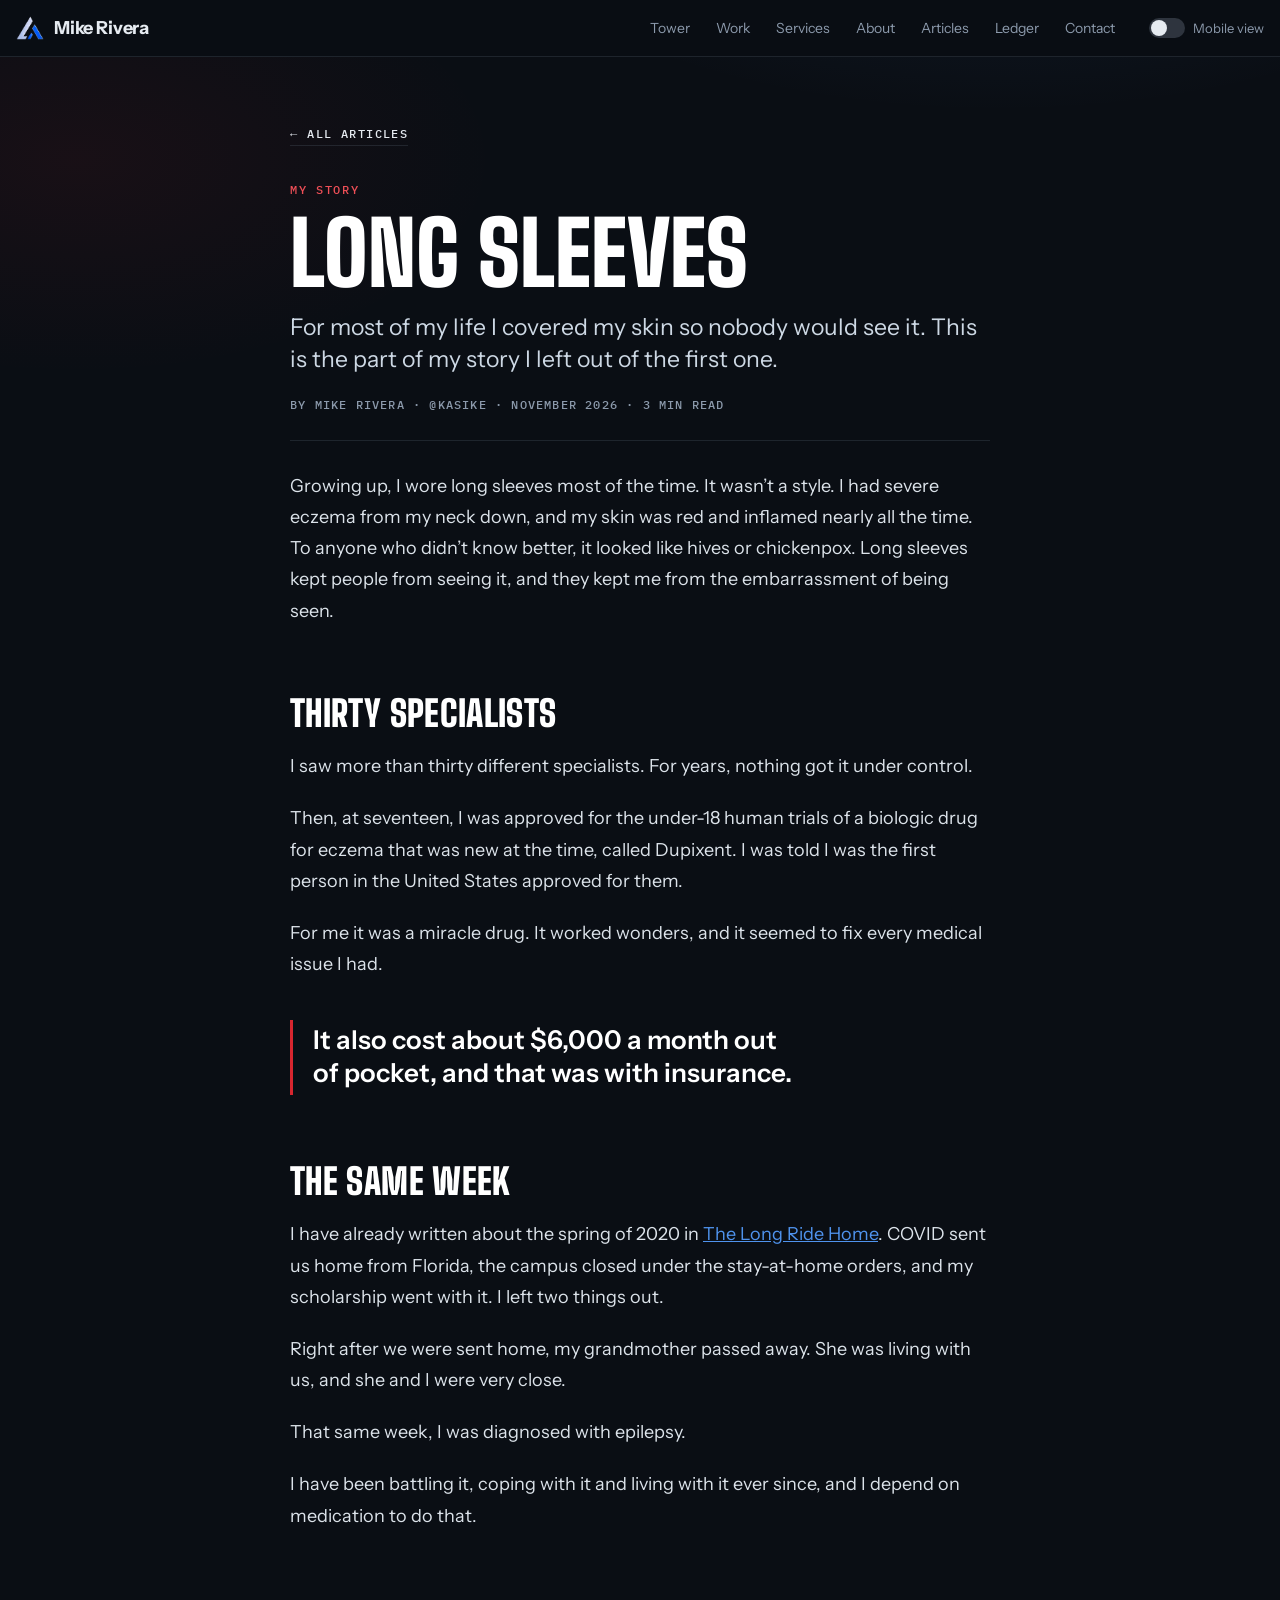
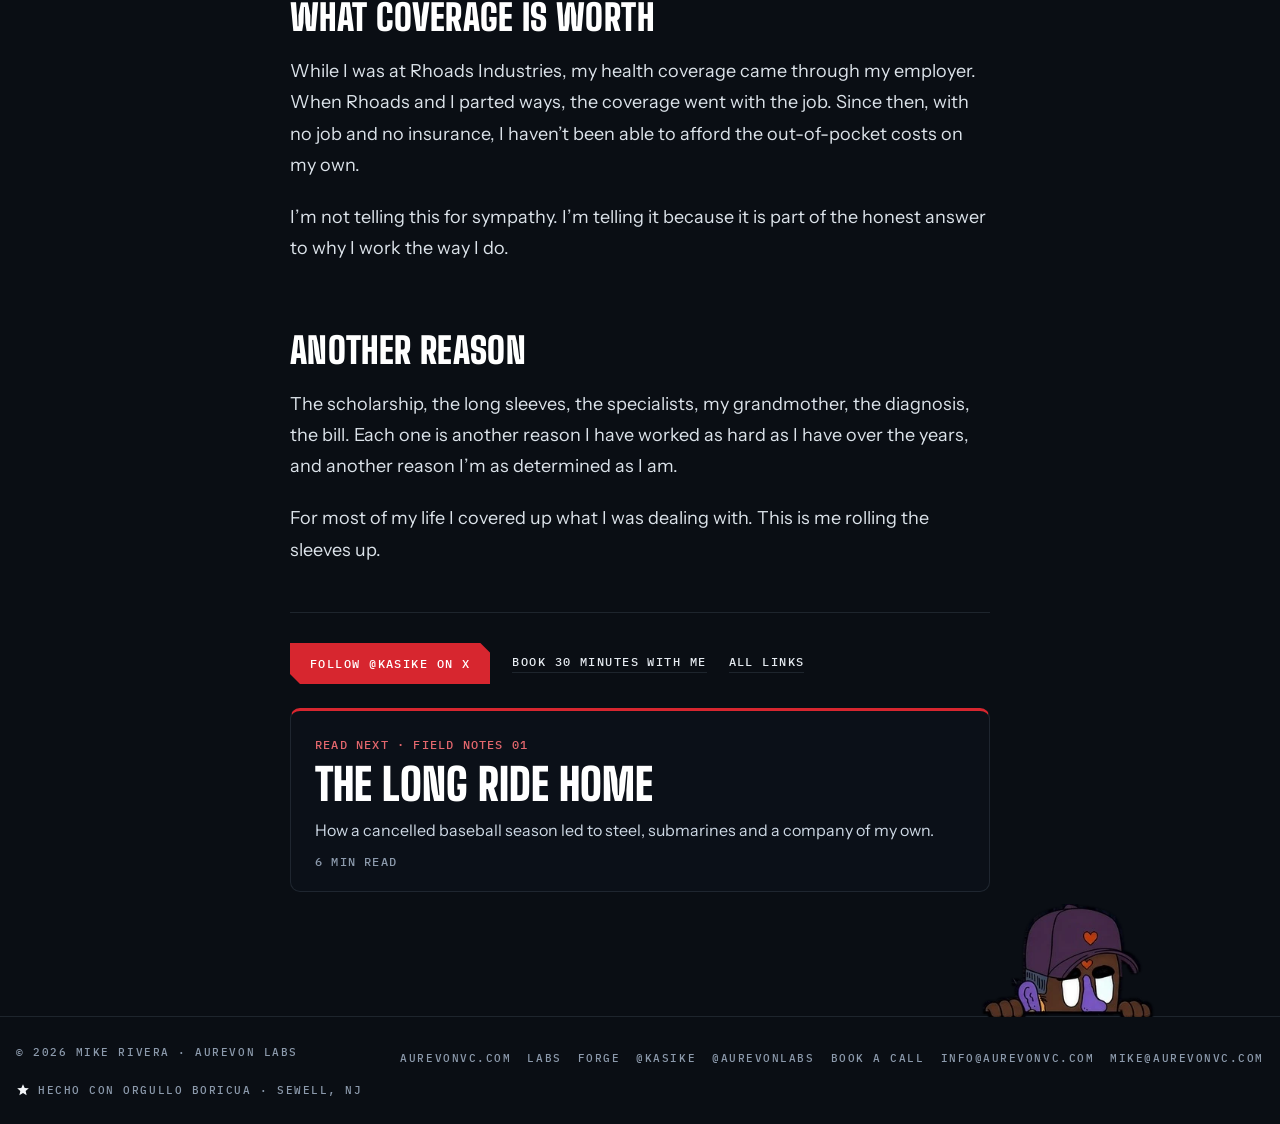
<file: articles/long-sleeves.html>
<!DOCTYPE html>
<html lang="en" class="rd">
<head>
<meta charset="utf-8">
<meta name="viewport" content="width=device-width, initial-scale=1, viewport-fit=cover">
<title>Long Sleeves · Mike Rivera</title>
<meta name="description" content="For most of my life I covered my skin so nobody would see it. This is the part of my story I left out of the first one.">
<link rel="canonical" href="https://kasike.dev/articles/long-sleeves">
<meta name="theme-color" content="#0a0e14">
<link rel="icon" type="image/png" sizes="32x32" href="/icon-32.png">
<link rel="icon" type="image/png" sizes="192x192" href="/icon-192.png">
<link rel="apple-touch-icon" href="/icon-180.png">
<meta property="og:site_name" content="Mike Rivera">
<meta property="og:type" content="article">
<meta property="og:title" content="Long Sleeves">
<meta property="og:description" content="For most of my life I covered my skin so nobody would see it. This is the part of my story I left out of the first one.">
<meta property="og:url" content="https://kasike.dev/articles/long-sleeves">
<meta property="og:image" content="https://kasike.dev/og-long-sleeves.jpg">
<meta property="og:image:width" content="1200">
<meta property="og:image:height" content="630">
<meta name="twitter:card" content="summary_large_image">
<meta name="twitter:site" content="@kasike">
<meta name="twitter:creator" content="@kasike">
<meta name="twitter:title" content="Long Sleeves">
<meta name="twitter:description" content="For most of my life I covered my skin so nobody would see it. This is the part of my story I left out of the first one.">
<meta name="twitter:image" content="https://kasike.dev/og-long-sleeves.jpg">
<meta property="article:author" content="Mike Rivera">
<meta property="article:published_time" content="2026-11-13">
<script type="application/ld+json">{"@context": "https://schema.org", "@graph": [{"@type": "Person", "@id": "https://kasike.dev/#mike", "name": "Mike Rivera", "alternateName": "kasike", "url": "https://kasike.dev/", "jobTitle": "Founder, Aurevon Labs", "worksFor": [{"@type": "Organization", "name": "Aurevon Ventures", "url": "https://www.aurevonvc.com"}, {"@type": "Organization", "name": "LJM Homes"}], "sameAs": ["https://x.com/kasike", "https://x.com/AurevonLabs", "https://www.aurevonvc.com", "https://labs.aurevonvc.com"]}, {"@type": "WebSite", "name": "Mike Rivera", "url": "https://kasike.dev/"}, {"@type": "Article", "headline": "Long Sleeves", "description": "For most of my life I covered my skin so nobody would see it. This is the part of my story I left out of the first one.", "author": {"@id": "https://kasike.dev/#mike"}, "publisher": {"@id": "https://kasike.dev/#mike"}, "datePublished": "2026-11-13", "dateModified": "2026-11-13", "image": "https://kasike.dev/og-long-sleeves.jpg", "mainEntityOfPage": "https://kasike.dev/articles/long-sleeves"}]}</script>
<link rel="preload" href="/fonts/big-shoulders-display-latin-1.woff2" as="font" type="font/woff2" crossorigin>
<link rel="preload" href="/fonts/instrument-sans-latin-7.woff2" as="font" type="font/woff2" crossorigin>
<script>(function(){var d=document.documentElement,m=matchMedia("(max-width:760px)").matches;try{var p=localStorage.getItem("rt-mobile");if(p!==null)m=p==="1"}catch(e){}if(m)d.classList.add("m");if(/^\/(articles|ledger)(\/|$)/.test(location.pathname))d.classList.add("rd")})()</script>
<meta name="referrer" content="strict-origin-when-cross-origin">
<link rel="stylesheet" href="/app.4cdf4be18d.css">
</head>
<body>
<a class="skip" href="/#home" id="skip">Skip to content</a>
<canvas id="scene" aria-hidden="true"></canvas>
<div id="tags"></div>

<header class="wrap bar">
  <div class="inner">
    <a class="mark" href="/#home" aria-label="Mike Rivera, top of page"><img src="/assets/logo.webp" data-a="logo" alt="" width="302" height="265">Mike Rivera</a>
    <nav aria-label="Sections">
      <a href="/#tower">Tower</a><a href="/#work">Work</a><a href="/#services">Services</a><a href="/#about">About</a><a href="/articles">Articles</a><a href="/ledger">Ledger</a><a href="/#contact">Contact</a>
    </nav>
    <button class="msw" id="msw" type="button" role="switch" aria-checked="false"><span class="msw-t" aria-hidden="true"><i></i></span>Mobile view</button>
  </div>
</header>

<noscript><p style="position:relative;z-index:2;margin:0;padding:14px 16px;background:#111823;color:#e6ebf1">This page needs JavaScript for the interactive tower. The articles and links below still work without it.</p></noscript>
<main aria-label="Portfolio" hidden>
  <section class="wrap landing" id="home" aria-label="Mike Rivera">
    <div class="inner land">
      <div class="land-lock">
        <img class="land-logo" src="/assets/logo.webp" data-a="logo" alt="Aurevon Labs logo" width="302" height="265">
        <div><h1>Mike Rivera</h1><p class="land-org">Aurevon Labs</p><p class="land-at">@kasike</p></div>
      </div>
      <p class="land-line">I raised steel on New York towers and welded for the U.S. Navy’s Virginia and Columbia class nuclear submarines. Now I build <em>AI systems and products</em> that carry real load.</p>
      <div class="actions">
        <a class="btn" href="/#tower">Enter the tower<svg viewBox="0 0 16 16" aria-hidden="true"><path d="M8 2v11M3 8l5 5 5-5" fill="none" stroke="currentColor" stroke-width="1.6"/></svg></a>
        <a class="link" href="/#work">Work</a><a class="link" href="/#about">About me</a><a class="link" href="/articles">Articles</a><a class="link" href="/ledger">Ledger</a><a class="link" href="/#contact">Contact</a>
      </div>
    </div>
    <img class="kas" src="/assets/kas.webp" data-a="kas" alt="" width="231" height="150">
  </section>

  <section class="wrap hero" id="tower" aria-label="The Rivera Nexus">
    <div class="inner hero-grid">
      <div class="intro">
        <span class="kick">The Rivera Nexus · San&nbsp;Juan</span>
        <h2>One floor per line of work</h2>
        <p class="lead">Six floors on the headland at El Morro, one for each line of my work. Pick a floor to lift the ones above it and see how the work moves.</p>
      </div>
      <nav class="panel floors" aria-label="Floors"><ul class="fl-list" id="floorList"></ul></nav>
      <div class="stage" id="stage">
        <p class="hint" id="hint">Click any floor to look inside</p>
        <div class="stage-ui"><button type="button" data-f="-1">Whole tower</button><button type="button" id="btnNext">Next floor ↑</button></div>
      </div>
      <aside class="panel detail" id="detail"></aside>
    </div>
  </section>

  <section class="wrap s scrim-full" id="work" aria-labelledby="work-h">
    <div class="inner">
      <div class="s-head">
        <span class="kick">Work</span>
        <h2 class="big" id="work-h">Selected work</h2>
        <p>Eight projects. Pick one to see what it does, how it works and a working demo.</p>
      </div>
      <div class="tabs" id="tabs" role="group" aria-label="Projects"></div>
      <div id="show"></div>
    </div>
  </section>

  <section class="wrap s scrim-full" id="services" aria-labelledby="svc-h">
    <div class="inner">
      <div class="s-head">
        <span class="kick">Services</span>
        <h2 class="big" id="svc-h">Work with me</h2>
      </div>
      <div id="svc"></div>
      <div style="margin-top:64px">
        <span class="kick">Aurevon Ventures</span>
        <div class="verts"><span>E-commerce</span><span>CRE underwriting and acquisitions</span><span>Business consulting</span><span>Ad marketplace for AI agent apps</span><span>Web3 community</span><span>Financial planning tools</span></div>
        <p class="motto">Systems <i>·</i> Capital <i>·</i> Infrastructure</p>
      </div>
    </div>
  </section>

  <section class="wrap s scrim" id="about" aria-labelledby="ab-h">
    <div class="inner">
      <div class="s-head">
        <span class="kick">About</span>
        <h2 class="big" id="ab-h">Built from the steel up</h2>
      </div>
      <div class="bio">
        <div>
          <p>I'm Mike Rivera. I started in structural steel on New York high-rises, then spent three years at Rhoads Industries on the U.S. Navy's nuclear submarine program, working on the Virginia class and Columbia class boats. I went from entry-level nuclear welder to team lead to operations supervisor at 23, and then into multifamily underwriting at LJM Homes.</p>
          <p>Today I run Aurevon Labs, where I build AI systems and products, and I co-own Aurevon Ventures. Each floor of a building goes in level and bolted before the next one lands on it. My career went up the same way. <a class="link" href="/articles/the-long-ride-home">Read the full story</a></p>
        </div>
        <dl>
          <div><dt>Roots</dt><dd>Philadelphia-born, boricua</dd></div>
          <div><dt>Based</dt><dd>Sewell, New Jersey</dd></div>
          <div><dt>Naval nuclear</dt><dd>Virginia and Columbia class submarine programs · Rhoads Industries, Philadelphia Navy Yard</dd></div>
          <div><dt>Education</dt><dd>Top 2% of my high school class · Immaculata University, on a baseball scholarship · The Wharton School (professional certificate, real estate and private equity)</dd></div>
          <div><dt>Credentials</dt><dd>200+ Navy-issued qualifications, including VT, PT, MT and RT weld inspection · OSHA 30 · NYC DOB Site Safety · 32-Hr Rigging Supervisor</dd></div>
          <div><dt>Email</dt><dd><a href="mailto:mike@aurevonvc.com">mike@aurevonvc.com</a> · general inquiries: <a href="mailto:info@aurevonvc.com">info@aurevonvc.com</a></dd></div>
        </dl>
      </div>
      <div class="loads" id="loadsGrid"></div>
      <div class="ljm" id="ljm" role="group" aria-labelledby="ljm-h">
        <div class="ljm-head"><span class="kick">Family firm · Commercial real estate</span><h3 id="ljm-h">LJM Homes</h3><p>A small, family-run CRE investment firm that specializes in syndication, with deals from duplexes all the way to 100-unit properties.</p></div>
        <div class="ljm-cols">
          <div><h4>What we do</h4><p>We bring investors together to buy multifamily properties and run every deal as a syndication. Our range runs from a duplex to a 100-unit building.</p></div>
          <div><h4>How it started</h4><p>My father, Luis Rivera, founded the firm after a real estate investing summit in Florida. He came home inspired and informed, and got to work.</p></div>
          <div><h4>My part</h4><p>I went back to school and got certified to underwrite accurately, because that was what we needed to acquire more opportunities. As EVP I run the underwriting and vet every deal.</p></div>
        </div>
        <ul class="ljm-facts"><li><b>5</b>people, family owned and operated</li><li><b>2 to 100</b>units per property</li><li><b>$150M+</b>underwritten</li><li><b>Nationwide</b>where we operate</li></ul>
      </div>
      <h3 class="seq-h">The climb, floor by floor</h3>
      <ol class="seq">
        <li><div class="fl">BASE<b>B1</b></div><div><h3>Foundation</h3><p>Philadelphia-born, boricua at the root. Everything above sits on family, work ethic and the island.</p></div></li>
        <li><div class="fl">FLOOR<b>01</b></div><div><h3>Journeyman and Foreman Ironworker</h3><p>Structural steel on mid-rise and high-rise towers across all five boroughs of New York City. Connecting at height, rigging picks under mobile, crawler and tower cranes, and running a crew as foreman within a year.</p></div></li>
        <li><div class="fl">FLOOR<b>02</b></div><div><h3>Certified welder and field fabrication</h3><p>Taught myself to weld in my backyard and got certified. Assembly-line fabrication at Wastequip, then mobile structural and ornamental repair work across the tri-state area for Delaware Valley Container &amp; Repair.</p></div></li>
        <li><div class="fl">FLOOR<b>03</b></div><div><h3>U.S. Navy nuclear submarine program · Rhoads Industries</h3><p>Three years on Virginia class and Columbia class submarine work. Nuclear welder on the original second-shift crew, team lead in under a year, operations supervisor at 23. Rework on my crew went from 18% to 3% with zero lost-time injuries. 10,000+ hours and 200+ Navy-issued qualifications.</p></div></li>
        <li><div class="fl">FLOOR<b>04</b></div><div><h3>EVP and underwriter, LJM Homes</h3><p>Multifamily syndication and acquisitions with my father's firm, with more than $150M underwritten. Professional certificate in real estate and private equity from the Wharton School. A scheduling agent I built for myself pulled me into software and into underwriting.</p></div></li>
        <li class="now"><div class="fl">FLOOR<b>05</b></div><div><h3>Founder, Aurevon Labs</h3><p>AI systems and product engineering. Co-owner and EVP of Aurevon Ventures in Sewell, New Jersey.</p></div></li>
      </ol>
    </div>
  </section>

  <section class="wrap top scrim-full" id="contact" aria-labelledby="top-h">
    <div class="inner">
      <span class="kick">Contact</span>
      <h2 class="big" id="top-h">Got something that needs to carry load?</h2>
      <div class="actions">
        <a class="btn" href="https://calendar.app.google/i451vosRrccDw9468" target="_blank" rel="noopener">Book 30 minutes with Mike<svg viewBox="0 0 16 16" aria-hidden="true"><path d="M3 13 13 3M6 3h7v7" fill="none" stroke="currentColor" stroke-width="1.6"/></svg></a>
        <a class="link" href="https://labs.aurevonvc.com" target="_blank" rel="noopener">Start a project</a>
        <a class="link" href="https://x.com/kasike" target="_blank" rel="noopener">Message @kasike on X</a>
      </div>
      <p class="hub-note">Inquiries, consultations, partnerships, or just to connect. General inquiries: <a href="mailto:info@aurevonvc.com">info@aurevonvc.com</a>. To reach me directly: <a href="mailto:mike@aurevonvc.com">mike@aurevonvc.com</a>.</p>
      <div class="hub" id="links">
        <div><h3>Sites</h3><ul>
          <li><a href="https://www.aurevonvc.com" target="_blank" rel="noopener">Aurevon Ventures<span>aurevonvc.com</span></a></li>
          <li><a href="https://labs.aurevonvc.com" target="_blank" rel="noopener">Aurevon Labs<span>labs.aurevonvc.com</span></a></li>
          <li><a href="https://forge.aurevonvc.com" target="_blank" rel="noopener">Forge by Aurevon Labs<span>forge.aurevonvc.com</span></a></li>
        </ul></div>
        <div><h3>Social</h3><ul>
          <li><a href="https://x.com/kasike" target="_blank" rel="noopener">@kasike<span>Mike on X</span></a></li>
          <li><a href="https://x.com/AurevonLabs" target="_blank" rel="noopener">@AurevonLabs<span>Aurevon Labs on X</span></a></li>
        </ul></div>
        <div><h3>Calendar and email</h3><ul>
          <li><a href="https://calendar.app.google/i451vosRrccDw9468" target="_blank" rel="noopener">30 minutes with Mike<span>Book a time</span></a></li>
          <li class="em-row"><b>General inquiries</b><span class="em-r"><a class="em" href="mailto:info@aurevonvc.com">info@aurevonvc.com</a><button class="cp" type="button" data-copy="info@aurevonvc.com" aria-label="Copy info@aurevonvc.com">Copy</button></span></li>
          <li class="em-row"><b>Mike, direct</b><span class="em-r"><a class="em" href="mailto:mike@aurevonvc.com">mike@aurevonvc.com</a><button class="cp" type="button" data-copy="mike@aurevonvc.com" aria-label="Copy mike@aurevonvc.com">Copy</button></span></li>
        </ul></div>
      </div>
    </div>
  </section>
</main>

<div class="wrap reader" id="reader" role="main" aria-label="Articles">
  <div class="inner">
    <div id="rdIndex" hidden>
      <div class="s-head"><span class="kick">Articles</span><h1 class="big" tabindex="-1">Field notes</h1><p class="rd-sub">Long reads from the steel, the shipyard and the build bench.</p></div>
      <div class="rd-cards">
        <a class="rd-card" href="/articles/the-long-ride-home" style="--c:var(--red)"><span class="rd-tag">01 · My story</span><h2>The Long Ride Home</h2><p>I lost a full scholarship in the middle of a baseball game. Everything I have built since started on the bus ride back.</p><span class="rd-meta">Mike Rivera · 6 min read</span></a>
        <a class="rd-card" href="/articles/the-three-percent-standard" style="--c:var(--chrome)"><span class="rd-tag">02 · AI and operations</span><h2>The 3% Standard</h2><p>Every weld I made for a Navy submarine was inspected. In most businesses, nobody inspects the AI. That gap is where the money goes.</p><span class="rd-meta">Mike Rivera · 8 min read</span></a>
        <a class="rd-card" href="/articles/long-sleeves" style="--c:var(--red)"><span class="rd-tag">03 · My story</span><h2>Long Sleeves</h2><p>For most of my life I covered my skin so nobody would see it. This is the part of my story I left out of the first one.</p><span class="rd-meta">Mike Rivera · 3 min read</span></a>
      </div>
      <h2 class="rd-h" id="x-h">Also published on X</h2>
      <div class="rd-cards" role="group" aria-labelledby="x-h">
        <a class="rd-card" href="https://x.com/kasike/status/2113624016120684659" target="_blank" rel="noopener" style="--c:var(--chrome)"><span class="rd-tag">X article · AI agents</span><h3>Your agent starts every session from zero</h3><p>Memory is four small decisions you make on the agent’s behalf: what to keep, where it lives, when it gets written and when it comes back. With a layout, a startup prompt and a checklist you can copy.</p><span class="rd-meta">@kasike on X · Oct 23, 2026 · 8 min read<span aria-hidden="true"> ↗</span></span></a>
        <a class="rd-card" href="https://x.com/kasike/status/2118805637635437049" target="_blank" rel="noopener" style="--c:var(--red)"><span class="rd-tag">X article · Under the Radar</span><h3>What @whaledevstudios teaches about agent-built games</h3><p>The first Under the Radar spotlight: a public build with its AI use disclosed, how the agent workflow runs, and four lessons you can use in your own builds this week.</p><span class="rd-meta">@kasike on X · Nov 6, 2026 · 5 min read<span aria-hidden="true"> ↗</span></span></a>
      </div>
      <h2 class="rd-h" id="cm-h">Community · from @AurevonLabs</h2>
      <blockquote class="xpost" cite="https://x.com/AurevonLabs/status/2121141293229424673">
        <p>Check out the new timeline list to get all your ai news, updates, insights, and to connect with fellow members of the space!</p>
        <p class="xpost-by">Aurevon Labs (@AurevonLabs) · November 13, 2026</p>
        <div class="actions"><a class="btn" href="https://t.co/fwtrnbBaG2" target="_blank" rel="noopener">Open the list on X<svg viewBox="0 0 16 16" aria-hidden="true"><path d="M3 13 13 3M6 3h7v7" fill="none" stroke="currentColor" stroke-width="1.6"/></svg></a><a class="link" href="https://x.com/AurevonLabs/status/2121141293229424673" target="_blank" rel="noopener">View the post</a></div>
      </blockquote>
      <p class="rd-back2"><a class="link" href="/#home">&larr; Back to the tower</a></p>
    </div>
    <div id="ledger" hidden>
      <div class="s-head"><span class="kick">Ledger</span><h1 class="big" tabindex="-1">Build ledger</h1><p class="rd-sub">Five repos I ship from. Each card answers the five things a reviewer checks in the first twenty seconds.</p></div>
      <ul class="lg-key" aria-label="What every card shows"><li>Live demo</li><li>A score I can defend</li><li>Latency, measured</li><li>The tradeoff</li><li>Broke once, then fixed</li></ul>
      <p class="lg-stat" id="lgStat" role="status"></p>
      <div class="lg-cards" id="lgCards"></div>
      <h2 class="lg-h" id="lg-h">Every push, in plain words</h2>
      <ol class="lg-rows" id="lgRows" aria-labelledby="lg-h"></ol>
      <p class="lg-note">How this page stays current: a small function on this site reads the latest commits from GitHub and times one request to each live site, then the page refreshes itself every few minutes. Commit messages are shortened into plain language, and anything security-sensitive is summarized without detail. Deploy counts come from Vercel as of November 13, 2026. The checklist follows <a href="https://x.com/suraj_sharma14/status/2100834706166255707" target="_blank" rel="noopener">Suraj Sharma’s note on what reviewers look for</a>.</p>
      <p class="rd-back2"><a class="link" href="/#home">&larr; Back to the tower</a></p>
      <script type="application/json" id="ledData">{"generated":"2026-11-13T07:00:00Z","live":false,"repos":[{"id":"kasike-dev","repo":"mikerivera33/kasike-dev","branch":"main","name":"kasike.dev","what":"This site. Static pages plus one small function, no framework.","demo":"https://kasike.dev/","demoLabel":"kasike.dev","deploys":[2,2],"score":"More than 150 automated checks pass on this build, including 12 failure-injection tests, with 0 accessibility violations.","tradeoff":"No framework and no build step on the host. I hand-rolled the routing and gave up convenience. In return an article page stays under 200 KB and the security policy stays strict.","fix":"Article pages were downloading the whole 3D scene. It now loads only on the tower page: 2.4 MB down to 174 KB.","commits":[{"sha":"99e9b81","date":"2026-11-13T05:37:08Z","kind":"fix","text":"Article pages were downloading the whole 3D scene. It now loads only on the tower page: 2.4 MB down to 174 KB."},{"sha":"65c38b8","date":"2026-11-13T05:18:03Z","kind":"feature","text":"First production build of this site: real page addresses, self-hosted fonts and strict security headers."}],"src":"snapshot","latency":null,"head":null},{"id":"aurevon-site","repo":"mikerivera33/Aurevon-site","branch":"main","name":"Aurevon Ventures","what":"Company site with memberships, Stripe payments and automatic Discord access.","demo":"https://www.aurevonvc.com/","demoLabel":"aurevonvc.com","deploys":[6,6],"score":"Public copy cut by 37%: 58.5k characters down to 37k across 21 pages.","tradeoff":"A subscriber is identified from the Stripe customer record, not from an email typed into a request. More plumbing, but a request cannot claim someone else’s subscription.","fix":"Payment methods that settle later were reported as complete before the money arrived. Fulfilment now waits for the funds.","commits":[{"sha":"3aff051","date":"2026-11-03T21:06:52Z","kind":"fix","text":"Buy-one-get-one orders no longer earn a membership pass, and a duplicate product listing is gone. The site copy and the back end now agree."},{"sha":"42e016f","date":"2026-11-03T06:00:29Z","kind":"feature","text":"Cut the public pages down to headings, facts and actions: 58.5k characters of text to 37k across 21 pages."},{"sha":"7e140af","date":"2026-11-02T22:30:42Z","kind":"docs","text":"Wrote down the verified production setup and the rules for payments, intake and Discord, so every later change follows them."},{"sha":"ea94940","date":"2026-11-02T22:30:19Z","kind":"fix","text":"Payment lifecycle tightened: nothing ships before funds settle, and a cancelled member loses access cleanly."},{"sha":"2331f6a","date":"2026-11-02T22:22:32Z","kind":"fix","text":"A payment lookup was failing in production with no reason recorded. Added the logging needed to find the cause."}],"src":"snapshot","latency":null,"head":null},{"id":"forge","repo":"mikerivera33/Forge-ai","branch":"main","name":"Forge","what":"A custom storefront with Shopify behind the counter, and a shopping assistant in the chat.","demo":"https://forge.aurevonvc.com/","demoLabel":"forge.aurevonvc.com","deploys":[6,6],"score":"Every push runs unit tests, lint and a smoke test against production after it deploys.","tradeoff":"The chat assistant runs under a hard spending cap with strict request checks. It refuses before it overspends.","fix":"Adding an item from the chat covered the conversation with the cart, so a shopper could not keep talking. Fixed in the next push.","commits":[{"sha":"690f112","date":"2026-11-02T21:44:58Z","kind":"security","text":"Hardened the chat’s rate limit so a visitor cannot dodge it."},{"sha":"2811d19","date":"2026-11-02T21:28:17Z","kind":"fix","text":"Adding an item from the chat used to cover the conversation with the cart. Now you can keep talking."},{"sha":"5f0bc40","date":"2026-11-02T21:10:08Z","kind":"test","text":"The post-deploy check now waits until production is serving the new code, then smoke-tests it."},{"sha":"77772a4","date":"2026-11-02T21:09:51Z","kind":"feature","text":"Ask Forge chat: requests are validated, spend is capped, cart options are strict and the widget is accessible."},{"sha":"c039d4f","date":"2026-11-02T20:41:32Z","kind":"test","text":"Automated checks now cover the storefront, the post-deploy check actually runs, and lint errors block a merge."}],"src":"snapshot","latency":null,"head":null},{"id":"interlude","repo":"mikerivera33/aurevon-interlude","branch":"main","name":"Interlude","what":"A marketplace for AI wait time: sponsors pay for verified seconds, the person waiting earns a share.","demo":"https://interlude.aurevonvc.com/","demoLabel":"interlude.aurevonvc.com","deploys":[6,6],"score":"Billing audit: an exact 25.000000% split across 31 settled sessions, zero ledger drift, and settle-once held under 25 parallel requests.","tradeoff":"Backups upload off-site from inside the app, because the production image ships without a storage client. One more thing to maintain, nothing extra to install on the server.","fix":"A stress audit turned up ten findings and a real phone turned up three layout bugs. All thirteen are closed.","commits":[{"sha":"ddc021d","date":"2026-09-02T03:14:47Z","kind":"feature","text":"Took the site public: removed the preview password gate and the code that only existed to support it."},{"sha":"5841d99","date":"2026-08-24T09:42:44Z","kind":"docs","text":"Documented two settings that scripts read but the setup checklist never mentioned."},{"sha":"04a0cda","date":"2026-08-22T08:53:45Z","kind":"fix","text":"Tested on a real phone screen, found three wallet layout bugs (one tab was cut off) and fixed them."},{"sha":"88c3572","date":"2026-08-17T08:49:14Z","kind":"feature","text":"Built off-site backups into the app, because the production server had no tool to upload them."},{"sha":"d442147","date":"2026-08-17T01:09:57Z","kind":"fix","text":"Closed all ten findings from an end-to-end stress audit. The billing core itself came out exact."}],"src":"snapshot","latency":null,"head":null},{"id":"labs","repo":"mikerivera33/aurevon-labs","branch":"master","name":"Aurevon Labs","what":"The Labs site and the media pipeline behind the scheduled @AurevonLabs posts.","demo":"https://labs.aurevonvc.com/","demoLabel":"labs.aurevonvc.com","deploys":[5,5],"score":"28 of 28 images passed verification (size, checksum, format) before they went live.","tradeoff":"Post images ship as plain files on the site instead of through an upload service. Every pack is a commit: slower to publish, fully traceable.","fix":"A generated graphic went out with garbled labels. Rebuilt it with letter-perfect copy.","commits":[{"sha":"c164e54","date":"2026-09-29T13:20:06Z","kind":"chore","text":"Added the September 29 image pack so the scheduler can pull it from the Labs site."},{"sha":"b196f62","date":"2026-09-19T18:38:38Z","kind":"fix","text":"A generated graphic shipped with garbled labels. Rebuilt it with letter-perfect copy."},{"sha":"e02023c","date":"2026-09-15T21:35:52Z","kind":"chore","text":"Added the September 15 daily image pack for scheduled posts."},{"sha":"6366c20","date":"2026-09-15T21:31:49Z","kind":"chore","text":"Added 28 article images. Each file was verified by size, checksum and format before it went live."},{"sha":"f61aebe","date":"2026-09-15T09:10:47Z","kind":"chore","text":"Added the September 9 image pack for scheduled posts."}],"src":"snapshot","latency":null,"head":null}]}</script>
    </div>
<article class="art" id="art-the-long-ride-home" hidden>
  <a class="link rd-back" href="/articles">&larr; All articles</a>
  <header class="art-head">
    <span class="kick">My story</span>
    <h1 tabindex="-1">The Long Ride Home</h1>
    <p class="art-dek">I lost a full scholarship in the middle of a baseball game. Everything I have built since started on the bus ride back.</p>
    <p class="art-by">By Mike Rivera · @kasike · November 2026 · 6 min read</p>
  </header>
  <div class="art-body">
    <p>We were in Florida for the spring trip, in the middle of a game, when the word came down: finish it, pack up, get on the bus. It was March 2020 and COVID was shutting the country down. Washington was telling everyone to stay home, state after state was making it an order, and campuses were closing one after another. Ours wanted us back to clear out our rooms before classes moved online.</p>
    <p>The drive north took eighteen hours. I had graduated in the top 2 percent of my high school class and accepted a full scholarship to Immaculata University. I was a freshman there, playing college baseball and working toward a double major in criminology and psychology. By the time I carried my things out of the dorm, all of that was already ending. I just hadn’t read the fine print yet.</p>

    <h2>The fine print</h2>
    <p>My scholarship had a condition. To keep it, I had to be on campus and playing baseball. With the campus closed under the stay-at-home orders and the season cancelled, I could do neither. The scholarship went away, and without it I had to leave school.</p>
    <p>It crushed me. Baseball was what I had organized my life around, and it was gone in an afternoon for reasons that had nothing to do with how I played. I didn’t have time to grieve it properly. I needed a paycheck more than I needed a plan.</p>
    <p>It wasn’t the only thing that landed on me that spring. I wrote about the rest in <a href="/articles/long-sleeves">Long Sleeves</a>.</p>

    <h2>Two hundred feet up</h2>
    <p>I went back to work alongside my father, in structural steel. I started as a journeyman ironworker and rigging connector. The connector is the one standing on the steel when the crane swings the next piece in, who catches it and makes the first bolts. We built mid-rise and high-rise towers across all five boroughs of New York City, working under mobile cranes, crawler cranes and tower cranes. A year in, I was promoted to foreman.</p>
    <p>Walking a beam two hundred feet above the street teaches things a classroom doesn’t. You check your own work, because the next person is going to stand on it. And you count your crew at the end of the day, because the only good shift is the one everybody walks away from.</p>

    <h2>Feet on the ground</h2>
    <p>After my time on the beams, I wanted my feet back on the ground. So I taught myself to weld in my backyard and kept at it until I was certified.</p>
    <p>My first welding job was at Wastequip, building industrial dumpsters on an assembly line. It isn’t glamorous work and I’m glad I did it. An assembly line gives you repetitions, and repetitions are how a hand learns. After a year I moved to Delaware Valley Container &amp; Repair as a mobile fabrication specialist and repair welder, driving the tri-state area to fix structural and ornamental steel on site. A different site and a different problem every day.</p>
    <p>A year of that, and I wanted something bigger.</p>

    <h2>Second shift</h2>
    <p>I found it at Rhoads Industries, at the Philadelphia Navy Yard. Rhoads builds for the U.S. Navy’s nuclear submarine program, and my work there was on the Virginia class and Columbia class submarines. I’m not going to describe that work in any detail. It isn’t mine to share.</p>
    <p>What I can describe is the growth. When I walked in, the whole program had thirty-eight welders on day shift. The company had just landed a contract renewal and a major investment to expand, and the plan was to turn a family-run fabrication shop into one of the major military fabricators on the East Coast. Part of that plan was a second shift. I was on the original night crew: nine welders, one team lead and one manager.</p>
    <p>Three years later, when I left, there were about two hundred welders, fitters, inspectors and other personnel on days, and just under eighty on nights.</p>

    <div class="art-stats" role="group" aria-label="Three years at Rhoads Industries">
      <div><b>38 → ~280</b><span>From 38 day-shift welders to about 280 people across two shifts</span></div>
      <div><b>18% → 3%</b><span>Rework on my crew</span></div>
      <div><b>10,000+</b><span>Hours worked in three years</span></div>
      <div><b>200+</b><span>Navy-issued qualifications earned</span></div>
    </div>

    <p>I started at the bottom, as an entry-level nuclear welder. I had one rule for myself: nobody in the building was going to outwork me. In just under a year I was a team lead, running a crew of up to fifteen people.</p>

    <h2>Eighteen to three</h2>
    <p>The number I’m proudest of from those years is a small one. In this kind of work, every weld is inspected, and anything that doesn’t pass has to be fixed and inspected again. That’s called rework. When I took over my crew, about 18 percent of our production work was coming back. We got it down to 3 percent, and we did it with zero lost-time injuries.</p>
    <p class="pull">There was no trick to it. I trained my people on the job, held the same standard every shift, and stayed on the tools myself.</p>
    <p>Seven months after I made team lead, I was promoted again, to operations supervisor. I was twenty-three. As far as anyone there could tell me, I was the youngest person holding that job in the program at the time.</p>
    <p>I ran production schedules, planned and assigned the work, worked on budgets, coordinated with upper management and government officials, and trained the welders who were struggling. I also kept doing my share of the hands-on specialty work and shipfitting.</p>
    <p>In three years I put in a little over ten thousand hours. I also earned more than two hundred Navy-issued qualifications: stainless steel welding, high-capacity and complex rigging, scaffold building, and weld inspection by visual, liquid penetrant, magnetic particle and radiographic methods, among many others. Each one was a kind of job Rhoads could take on in-house instead of sending out to another shop. I collected them because I love learning how to do things. That has been true at every job I’ve had.</p>

    <h2>Starting over, again</h2>
    <p>Then came the government shutdown, and I was let go.</p>
    <p>This time I knew what to do when a door closed. My father was starting LJM Homes, a small family-run commercial real estate investment firm, and I went back to school so I could help him build it. I completed a professional certificate program in real estate and private equity at the Wharton School of the University of Pennsylvania. Today I run all of the underwriting and deal vetting for the firm, and I have underwritten more than $150 million in multifamily acquisitions.</p>
    <p>Underwriting turned out to be closer to welding than I expected. Both come down to finding the flaw before it gets buried under something expensive.</p>
    <p>Building a firm with my father made me want to build one of my own. So my fiancée, Alexa Fisher, and I started Aurevon Ventures and Aurevon Labs. We work across business consulting, operations management consulting, digital products, a digital community, Web3 products, and AI agent implementation and strategy.</p>

    <h2>Kasike</h2>
    <p>Online I go by kasike. It’s a Taíno word, the one the Spanish wrote down as <em>cacique</em>, and it means chief. My family is Puerto Rican. When I started building a presence of my own, I dug down into those roots and took the name.</p>
    <p>I lost a scholarship in the middle of a game. Since then I have connected steel over New York, welded for the Navy’s submarines, run a shift, underwritten deals, and started a company with the woman I’m going to marry. None of it was the plan I had at eighteen. All of it came from the same two habits: learn the next skill, and don’t let anyone outwork you.</p>
    <p>I’m still on that ride. If you want to see where it goes next, come along.</p>
  </div>
  <footer class="art-end">
    <div class="art-cta"><a class="btn" href="https://x.com/kasike" target="_blank" rel="noopener">Follow @kasike on X</a><a class="link" href="https://calendar.app.google/i451vosRrccDw9468" target="_blank" rel="noopener">Book 30 minutes with me</a><a class="link" href="mailto:mike@aurevonvc.com">mike@aurevonvc.com</a><a class="link" href="/#contact">All links</a></div>
    <a class="rd-card" href="/articles/the-three-percent-standard" style="--c:var(--chrome)"><span class="rd-tag">Read next · Field notes 02</span><h2>The 3% Standard</h2><p>What inspected welds taught me about putting AI agents to work.</p><span class="rd-meta">8 min read</span></a>
  </footer>
</article>

<article class="art" id="art-long-sleeves">
  <a class="link rd-back" href="/articles">&larr; All articles</a>
  <header class="art-head">
    <span class="kick">My story</span>
    <h1 tabindex="-1">Long Sleeves</h1>
    <p class="art-dek">For most of my life I covered my skin so nobody would see it. This is the part of my story I left out of the first one.</p>
    <p class="art-by">By Mike Rivera · @kasike · November 2026 · 3 min read</p>
  </header>
  <div class="art-body">
    <p>Growing up, I wore long sleeves most of the time. It wasn’t a style. I had severe eczema from my neck down, and my skin was red and inflamed nearly all the time. To anyone who didn’t know better, it looked like hives or chickenpox. Long sleeves kept people from seeing it, and they kept me from the embarrassment of being seen.</p>

    <h2>Thirty specialists</h2>
    <p>I saw more than thirty different specialists. For years, nothing got it under control.</p>
    <p>Then, at seventeen, I was approved for the under-18 human trials of a biologic drug for eczema that was new at the time, called Dupixent. I was told I was the first person in the United States approved for them.</p>
    <p>For me it was a miracle drug. It worked wonders, and it seemed to fix every medical issue I had.</p>
    <p class="pull">It also cost about $6,000 a month out of pocket, and that was with insurance.</p>

    <h2>The same week</h2>
    <p>I have already written about the spring of 2020 in <a href="/articles/the-long-ride-home">The Long Ride Home</a>. COVID sent us home from Florida, the campus closed under the stay-at-home orders, and my scholarship went with it. I left two things out.</p>
    <p>Right after we were sent home, my grandmother passed away. She was living with us, and she and I were very close.</p>
    <p>That same week, I was diagnosed with epilepsy.</p>
    <p>I have been battling it, coping with it and living with it ever since, and I depend on medication to do that.</p>

    <h2>What coverage is worth</h2>
    <p>While I was at Rhoads Industries, my health coverage came through my employer. When Rhoads and I parted ways, the coverage went with the job. Since then, with no job and no insurance, I haven’t been able to afford the out-of-pocket costs on my own.</p>
    <p>I’m not telling this for sympathy. I’m telling it because it is part of the honest answer to why I work the way I do.</p>

    <h2>Another reason</h2>
    <p>The scholarship, the long sleeves, the specialists, my grandmother, the diagnosis, the bill. Each one is another reason I have worked as hard as I have over the years, and another reason I’m as determined as I am.</p>
    <p>For most of my life I covered up what I was dealing with. This is me rolling the sleeves up.</p>
  </div>
  <footer class="art-end">
    <div class="art-cta"><a class="btn" href="https://x.com/kasike" target="_blank" rel="noopener">Follow @kasike on X</a><a class="link" href="https://calendar.app.google/i451vosRrccDw9468" target="_blank" rel="noopener">Book 30 minutes with me</a><a class="link" href="/#contact">All links</a></div>
    <a class="rd-card" href="/articles/the-long-ride-home" style="--c:var(--red)"><span class="rd-tag">Read next · Field notes 01</span><h2>The Long Ride Home</h2><p>How a cancelled baseball season led to steel, submarines and a company of my own.</p><span class="rd-meta">6 min read</span></a>
  </footer>
</article>

<article class="art" id="art-the-three-percent-standard" hidden>
  <a class="link rd-back" href="/articles">&larr; All articles</a>
  <header class="art-head">
    <span class="kick">Field notes 02 · AI and operations</span>
    <h1 tabindex="-1">The 3% Standard</h1>
    <p class="art-dek">Every weld I made for a Navy submarine was inspected by someone whose job was to find the flaw. In most businesses, nobody inspects the AI. That gap is where the money goes.</p>
    <p class="art-by">By Mike Rivera · @kasike · November 2026 · 8 min read</p>
  </header>
  <div class="art-body">
    <p>Every weld I made for a Navy submarine was examined by someone whose job was to find something wrong with it.</p>
    <p>I can’t walk you through the work itself, but the idea of weld inspection is public and simple. First a trained inspector looks at the weld. Then it can be tested with a dye that seeps into cracks too fine to see, with magnetic particles that gather where the metal is broken, or with X-rays that show what is inside. If the weld fails, it gets fixed and inspected again. That second pass is called rework, and everyone in the shop knows how much of it belongs to them.</p>
    <p>When I became a team lead at Rhoads Industries, working on the Virginia class and Columbia class submarine programs, about 18 percent of my crew’s production work was coming back as rework. We brought it down to 3 percent.</p>
    <p>I build AI systems for businesses now. I want to tell you what that number has to do with the agent you are about to put in charge of your inbox.</p>

    <h2>Nobody inspects the agent</h2>
    <p>Here is the first thing I noticed when I moved from the shipyard to software. Where I came from, work wasn’t finished until someone other than the person who did it had signed for it. In an office, an AI agent drafts the email, updates the record, posts the content or prices the job, and the output goes straight out the door. Nobody looks at it. People call that automation. In a fabrication shop we would call it shipping uninspected work.</p>
    <p>The results are showing up in the numbers. In June 2025, Gartner predicted that more than 40 percent of agentic AI projects will be cancelled by the end of 2027, and named escalating costs, unclear business value and inadequate risk controls as the reasons.<sup><a href="#src-three" data-src="1">1</a></sup> S&amp;P Global Market Intelligence surveyed more than a thousand companies and found that 42 percent had abandoned most of their AI initiatives in 2025, up from 17 percent the year before.<sup><a href="#src-three" data-src="2">2</a></sup> A RAND study from 2024, built on interviews with 65 experienced data scientists and engineers, reported that by some estimates more than 80 percent of AI projects fail, twice the rate of IT projects without AI.<sup><a href="#src-three" data-src="3">3</a></sup></p>
    <p>You will also hear that 95 percent of corporate AI pilots fail. I’d leave that one alone. It comes from a 2025 MIT report whose methods have been seriously questioned, and the numbers above make the point without it.<sup><a href="#src-three" data-src="4">4</a></sup></p>
    <p>What none of these studies can tell you is how often the agents are simply wrong. I went looking for a reliable published figure on how much AI output in business has to be redone, and I didn’t find one. In the shop I came from, not knowing your rework rate would be unthinkable. Most companies running AI agents can’t tell you theirs, because nobody is counting.</p>

    <h2>Rework is where the money goes</h2>
    <p>Quality engineers have a name for what sloppy work costs: the cost of poor quality. Researchers cited by the Institute of Industrial and Systems Engineers estimate that it averages around 15 percent of sales in manufacturing and around 30 percent in service organizations.<sup><a href="#src-three" data-src="5">5</a></sup> Rework is a big piece of that. You pay for the same job twice, once to do it and once to fix it.</p>
    <p>In a fabrication shop, rework is loud. You can hear the grinder taking a bad weld back out. In an office it makes no sound at all. It looks like an employee quietly rewriting the proposal the AI drafted. It looks like a customer who got a wrong answer and didn’t bother to complain, or a spreadsheet that is slightly off for three months before anyone notices.</p>
    <p class="pull">The pitch for AI is hours saved. Hours saved on the first pass mean nothing if the work comes back.</p>
    <p>The number that matters is how often the work is right the first time. Quality people call it first pass yield: the percentage of units that go through a process and meet the standard without being scrapped, rerun, retested or repaired.<sup><a href="#src-three" data-src="6">6</a></sup> Ask the person selling you an AI agent what its first pass yield is on your work. If they don’t have an answer, you will be the one measuring it, with your own customers.</p>

    <h2>Run the numbers</h2>
    <p>Here is an illustration, not a client. Say a small company lets an agent draft 200 customer replies a week. At an 18 percent rework rate, 36 of those replies are wrong in a way that matters.</p>
    <p>If someone reviews every reply, those 36 get caught and rewritten, and much of the time you thought you saved goes to cleanup. If nobody reviews them, 36 wrong answers go out every week with your name at the bottom.</p>
    <p>At 3 percent, it’s 6. Six is a number one person can catch, fix and learn from before lunch. The difference between an agent that helps and an agent that quietly costs you customers is those other thirty replies a week.</p>

    <h2>How a crew gets from 18 to 3</h2>
    <p>I didn’t get my crew’s rework down by buying anything. What changed was how we worked, and it came down to four things.</p>
    <p><strong>The standard came first.</strong> In inspected work, what counts as a pass is settled before anyone strikes an arc. Nobody argues afterward about whether a weld is good enough. It meets the standard or it comes out.</p>
    <p><strong>Training came before blame.</strong> When a welder on my crew was struggling, I trained them on the job. A failed weld told me what to teach next. I have come to believe that most rework is a training problem before it is a talent problem.</p>
    <p><strong>I stayed on the tools.</strong> As a team lead, and later as a supervisor, I kept doing my share of the hands-on specialty work. The standard I enforced was one my crew watched me meet.</p>
    <p><strong>Safety and quality were the same habit.</strong> We did all of this with zero lost-time injuries. I don’t think that is a coincidence. A crew that is careful about one thing tends to be careful about everything.</p>

    <h2>The 3% standard for AI</h2>
    <p>None of that is specific to steel. If you are putting an AI agent to work in your business, this is the order I’d do it in.</p>
    <ol class="art-steps">
      <li><strong>Write the pass/fail test before you build.</strong> For each task the agent will do, write down what a correct result looks like, in terms a person can check in under a minute. If you can’t write it down, the agent can’t hit it.</li>
      <li><strong>Inspect everything at first.</strong> For the first few weeks, a person checks every output before it leaves the building. It is slow, and it’s supposed to be. You are qualifying the process, the same way a welder has to qualify before touching the real work.</li>
      <li><strong>Count the rework.</strong> Keep one number. Of everything the agent produced this week, what share went out without a human having to fix it? Put that number where the whole team can see it.</li>
      <li><strong>Fix the cause, not the output.</strong> When something fails, don’t just correct that one email. Find out why it failed. Usually it is a missing instruction, bad source data, or a task nobody ever defined clearly. Fix that, or you’ll be correcting the same mistake every week.</li>
      <li><strong>Earn the right to stop looking.</strong> Once the number holds, move from checking everything to checking a sample. If it slips, go back to checking everything.</li>
      <li><strong>Keep a signature on what matters.</strong> Anything that commits money, makes a promise to a customer or touches someone’s safety gets a human sign-off, however good the numbers look.</li>
    </ol>
    <p>People push back on the second step. If a person has to check everything, what did the agent save? At the start, not much. But nobody inspected my welds because they thought I was a bad welder. They inspected them because the cost of being wrong was too high to take anyone’s word for it, mine included.</p>
    <p>The bar I’d hold a workflow to is the one my crew reached: no more than 3 percent coming back. Three percent isn’t a law of nature. It was one crew’s number on one program. But it gives you something most AI projects never have, which is a line you can be above or below.</p>

    <h2>Where the comparison stops</h2>
    <p>I don’t want to oversell this. A weld and an email are different kinds of work, and the comparison has limits.</p>
    <p>A weld is judged against a written standard, and two inspectors will mostly agree on whether it passes. Much of what we ask AI to do is judgment: tone, priority, what to leave out. The test is harder to write, and some tasks never get a clean one. Those are the tasks to keep a person on.</p>
    <p>A qualified welder’s mistakes are mostly the familiar kind. An agent can do a task correctly ninety-nine times and fail the hundredth in a way nobody has seen before, because something changed upstream. That is why I would never stop sampling completely.</p>
    <p>And inspection costs time, which not all work deserves. Nobody needs a sign-off on a meeting summary that only they will read. Put your inspection where a mistake is expensive, and be honest with yourself that the rest is running unchecked.</p>

    <h2>What the trades already know</h2>
    <p>The Navy has said the submarine industrial base needs to hire more than 140,000 workers within the next decade.<sup><a href="#src-three" data-src="7">7</a></sup> I think about that number a lot, because it says something the technology world tends to forget. The most advanced machines this country builds still depend on people who can do careful work and prove that it’s right.</p>
    <p>AI doesn’t change that. It raises the stakes. An agent can turn out more work in an hour than a crew can in a week, which means it can turn out more bad work too. The companies that come out ahead will treat an agent the way a good shop treats any new hand: trained, inspected, measured, and trusted exactly as far as its record supports.</p>
    <p>I learned that on night shift at the Navy Yard. I use it every day at a keyboard.</p>

    <div class="art-src" id="src-three">
      <h2>Sources</h2>
      <ol>
        <li>Gartner, “Gartner Predicts Over 40% of Agentic AI Projects Will Be Canceled by End of 2027,” June 25, 2025. <a href="https://www.gartner.com/en/newsroom/press-releases/2025-06-25-gartner-predicts-over-40-percent-of-agentic-ai-projects-will-be-canceled-by-end-of-2027" target="_blank" rel="noopener noreferrer">gartner.com</a></li>
        <li>CIO Dive, reporting S&amp;P Global Market Intelligence survey data, March 14, 2025. <a href="https://www.ciodive.com/news/AI-project-fail-data-SPGlobal/742590/" target="_blank" rel="noopener noreferrer">ciodive.com</a></li>
        <li>RAND, “The Root Causes of Failure for Artificial Intelligence Projects and How They Can Succeed,” August 13, 2024. <a href="https://www.rand.org/pubs/research_reports/RRA2680-1.html" target="_blank" rel="noopener noreferrer">rand.org</a></li>
        <li>Fortune’s coverage of the MIT report, August 18, 2025: <a href="https://fortune.com/2025/08/18/mit-report-95-percent-generative-ai-pilots-at-companies-failing-cfo/" target="_blank" rel="noopener noreferrer">fortune.com</a>. One published critique of its methods: <a href="https://forum.effectivealtruism.org/posts/q92qq7XCCLJonA6CH/the-story-behind-the-bad-ai-stat-that-moved-markets-and" target="_blank" rel="noopener noreferrer">forum.effectivealtruism.org</a></li>
        <li>Crandall and Julien, “Measuring the cost of quality,” Institute of Industrial and Systems Engineers. <a href="https://iise.org/details.aspx?id=22118" target="_blank" rel="noopener noreferrer">iise.org</a></li>
        <li>American Society for Quality, Quality Glossary, “First pass yield (FPY).” <a href="https://asq.org/quality-resources/quality-glossary/f" target="_blank" rel="noopener noreferrer">asq.org</a></li>
        <li>Naval Sea Systems Command, “Navy’s Needed Revitalization of the Submarine Workforce Accelerates,” April 11, 2024. <a href="https://www.navsea.navy.mil/Media/News/Article/3741414/" target="_blank" rel="noopener noreferrer">navsea.navy.mil</a></li>
      </ol>
    </div>
  </div>
  <footer class="art-end">
    <p class="art-note">Field notes is where I write about bringing shop-floor discipline to AI and operations.</p>
    <div class="art-cta"><a class="btn" href="https://x.com/kasike" target="_blank" rel="noopener">Follow @kasike on X</a><a class="link" href="https://calendar.app.google/i451vosRrccDw9468" target="_blank" rel="noopener">Book 30 minutes with me</a><a class="link" href="mailto:mike@aurevonvc.com">mike@aurevonvc.com</a><a class="link" href="/#contact">All links</a></div>
    <a class="rd-card" href="/articles/long-sleeves" style="--c:var(--red)"><span class="rd-tag">Read next · Field notes 03</span><h2>Long Sleeves</h2><p>The part of my story I left out of the first one.</p><span class="rd-meta">3 min read</span></a>
  </footer>
</article>

  </div>
</div>
<div class="rd-progress" id="rdBar" aria-hidden="true"></div>

<footer class="wrap">
  <img class="kas" src="/assets/kas.webp" data-a="kas" alt="" width="231" height="150">
  <div class="inner"><span class="mono">© 2026 Mike Rivera · Aurevon Labs</span><span class="mono foot-links"><a href="https://www.aurevonvc.com" target="_blank" rel="noopener">aurevonvc.com</a><a href="https://labs.aurevonvc.com" target="_blank" rel="noopener">labs</a><a href="https://forge.aurevonvc.com" target="_blank" rel="noopener">forge</a><a href="https://x.com/kasike" target="_blank" rel="noopener">@kasike</a><a href="https://x.com/AurevonLabs" target="_blank" rel="noopener">@AurevonLabs</a><a href="https://calendar.app.google/i451vosRrccDw9468" target="_blank" rel="noopener">Book a call</a><a href="mailto:info@aurevonvc.com">info@aurevonvc.com</a><a href="mailto:mike@aurevonvc.com">mike@aurevonvc.com</a></span><span class="mono boricua"><svg viewBox="0 0 24 24" aria-hidden="true"><path d="M12 2l2.9 6.6 7.1.6-5.4 4.7 1.6 7L12 17.3 5.8 20.9l1.6-7L2 9.2l7.1-.6z" fill="#f2f5f8"/></svg>Hecho con orgullo boricua · Sewell, NJ</span></div>
</footer>

<nav class="mbar" aria-label="Sections, bottom bar"><a href="/#tower"><svg viewBox="0 0 24 24" fill="none" stroke="currentColor" stroke-width="1.7" stroke-linejoin="round" aria-hidden="true"><path d="M6 21V4h12v17M3 21h18M10 8h4M10 12h4M10 16h4"/></svg>Tower</a><a href="/#work"><svg viewBox="0 0 24 24" fill="none" stroke="currentColor" stroke-width="1.7" stroke-linejoin="round" aria-hidden="true"><rect x="3" y="3" width="7" height="7" rx="1"/><rect x="14" y="3" width="7" height="7" rx="1"/><rect x="3" y="14" width="7" height="7" rx="1"/><rect x="14" y="14" width="7" height="7" rx="1"/></svg>Work</a><a href="/#services"><svg viewBox="0 0 24 24" fill="none" stroke="currentColor" stroke-width="1.7" stroke-linejoin="round" aria-hidden="true"><path d="M4 7h16v12H4zM9 7V4h6v3M4 12h16"/></svg>Services</a><a href="/#about"><svg viewBox="0 0 24 24" fill="none" stroke="currentColor" stroke-width="1.7" stroke-linejoin="round" aria-hidden="true"><circle cx="12" cy="8" r="4"/><path d="M4 21c0-4 3.6-7 8-7s8 3 8 7"/></svg>About</a><a href="/articles"><svg viewBox="0 0 24 24" fill="none" stroke="currentColor" stroke-width="1.7" stroke-linejoin="round" aria-hidden="true"><path d="M6 3h9l4 4v14H6zM14 3v5h5M9 12h7M9 16h7"/></svg>Articles</a><a href="/ledger"><svg viewBox="0 0 24 24" fill="none" stroke="currentColor" stroke-width="1.7" stroke-linejoin="round" aria-hidden="true"><path d="M4 4h16v16H4zM4 9h16M4 14h16M9 9v11"/></svg>Ledger</a><a href="/#contact"><svg viewBox="0 0 24 24" fill="none" stroke="currentColor" stroke-width="1.7" stroke-linejoin="round" aria-hidden="true"><path d="M3 6h18v12H3zM3 7l9 7 9-7"/></svg>Contact</a></nav>

<script src="/app.ef857e6d92.js"></script>
</body>
</html>
</file>
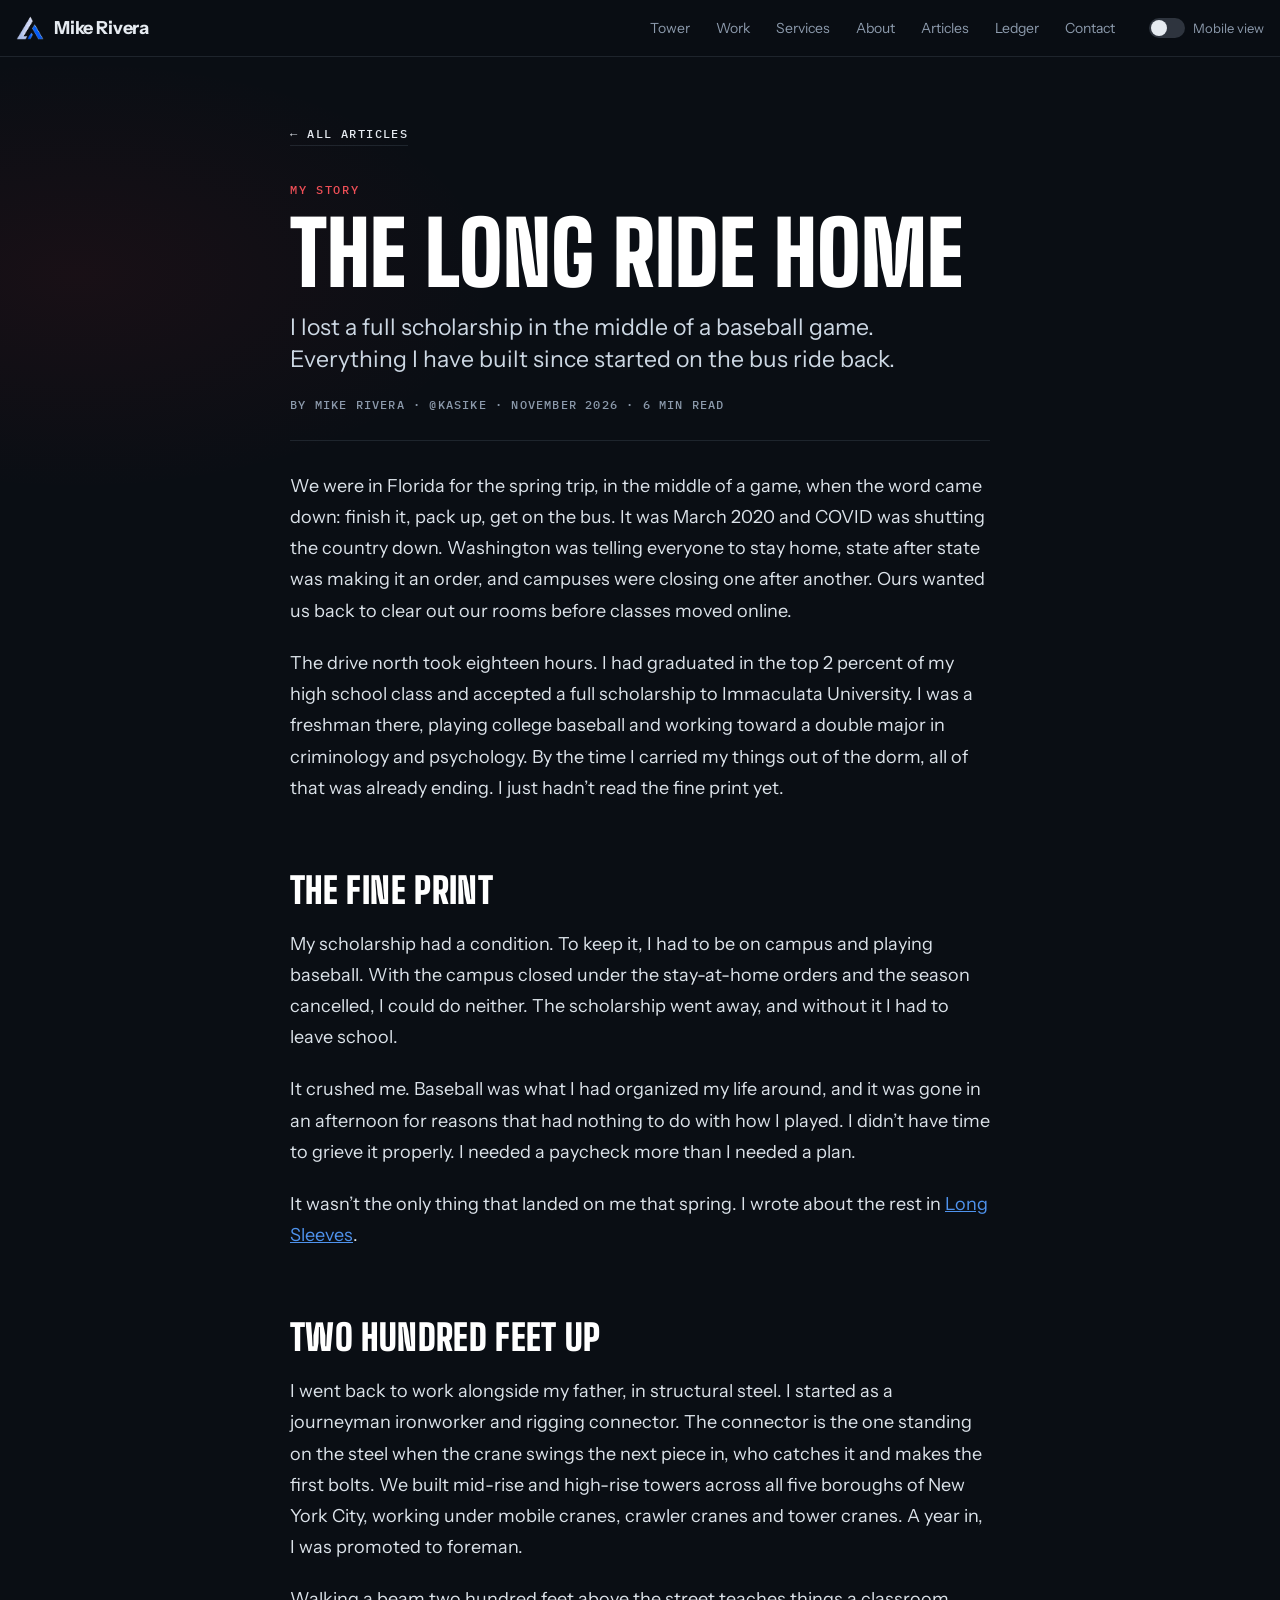
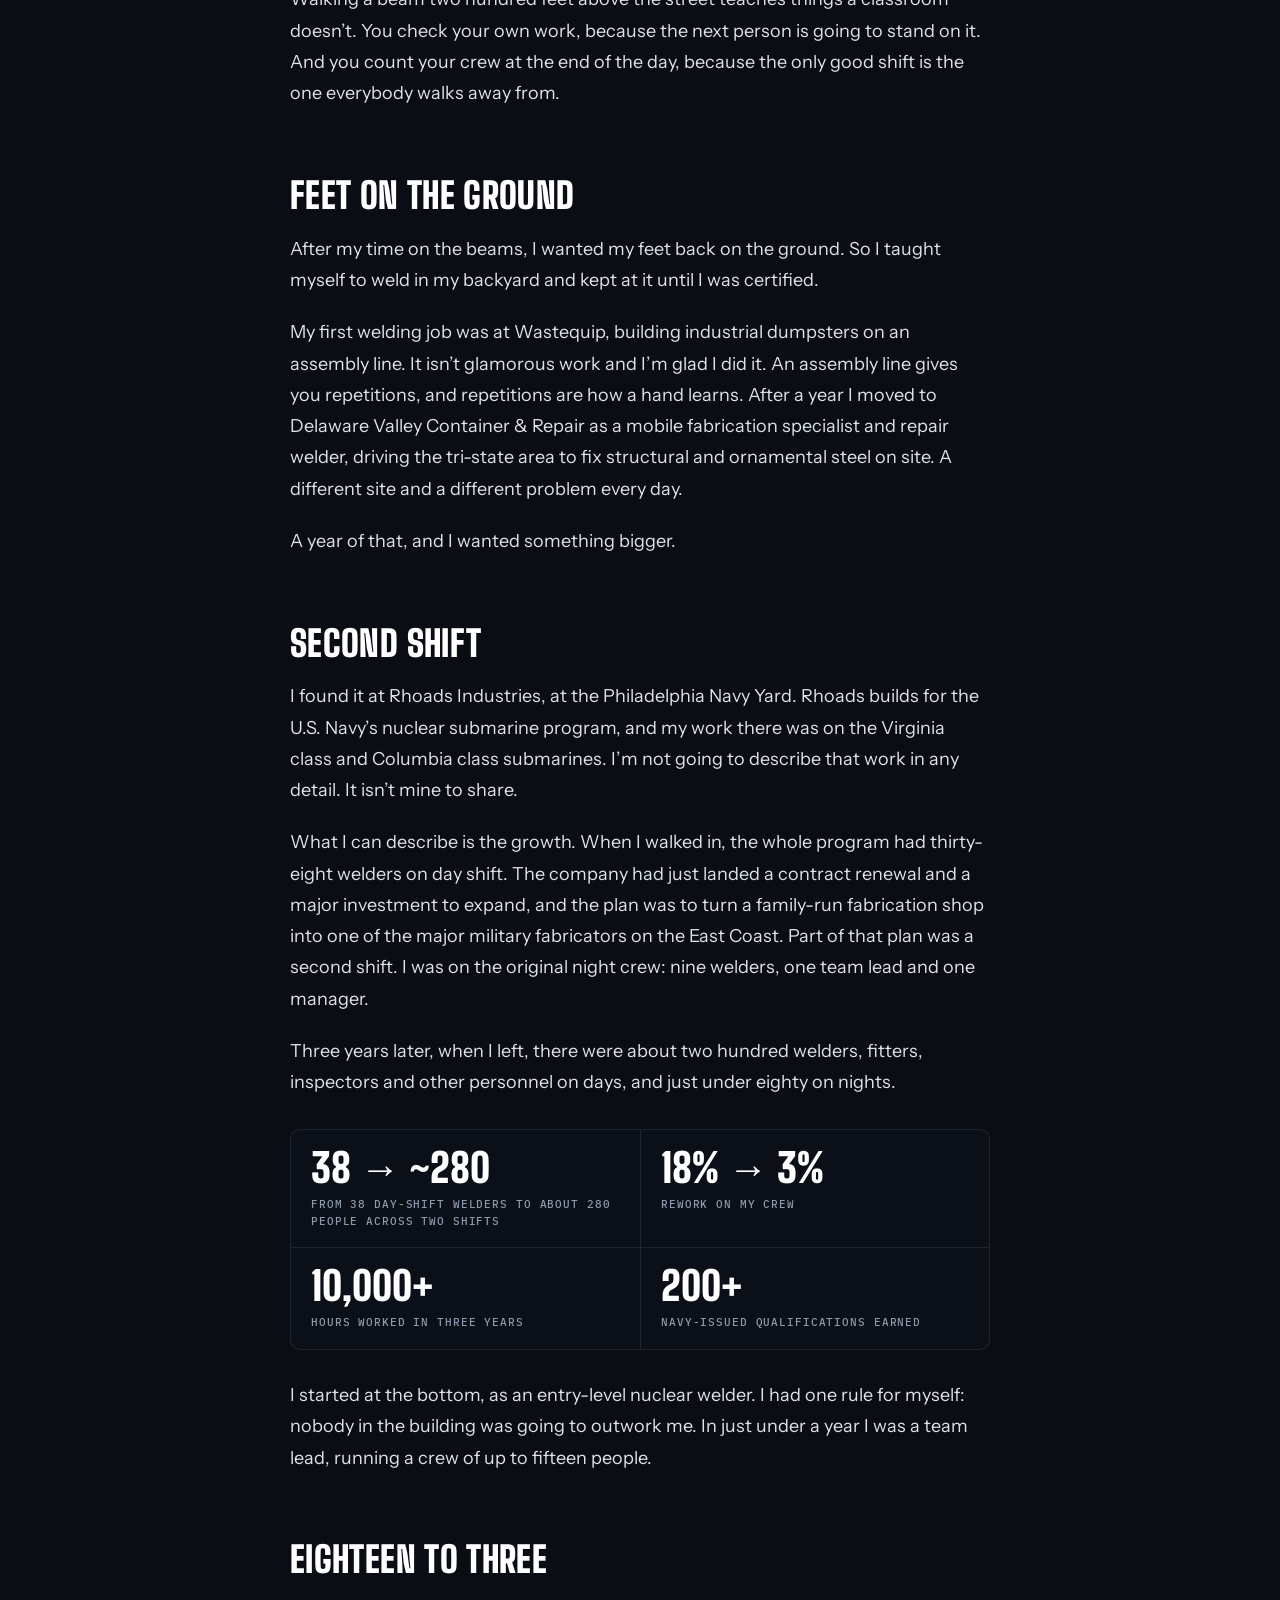
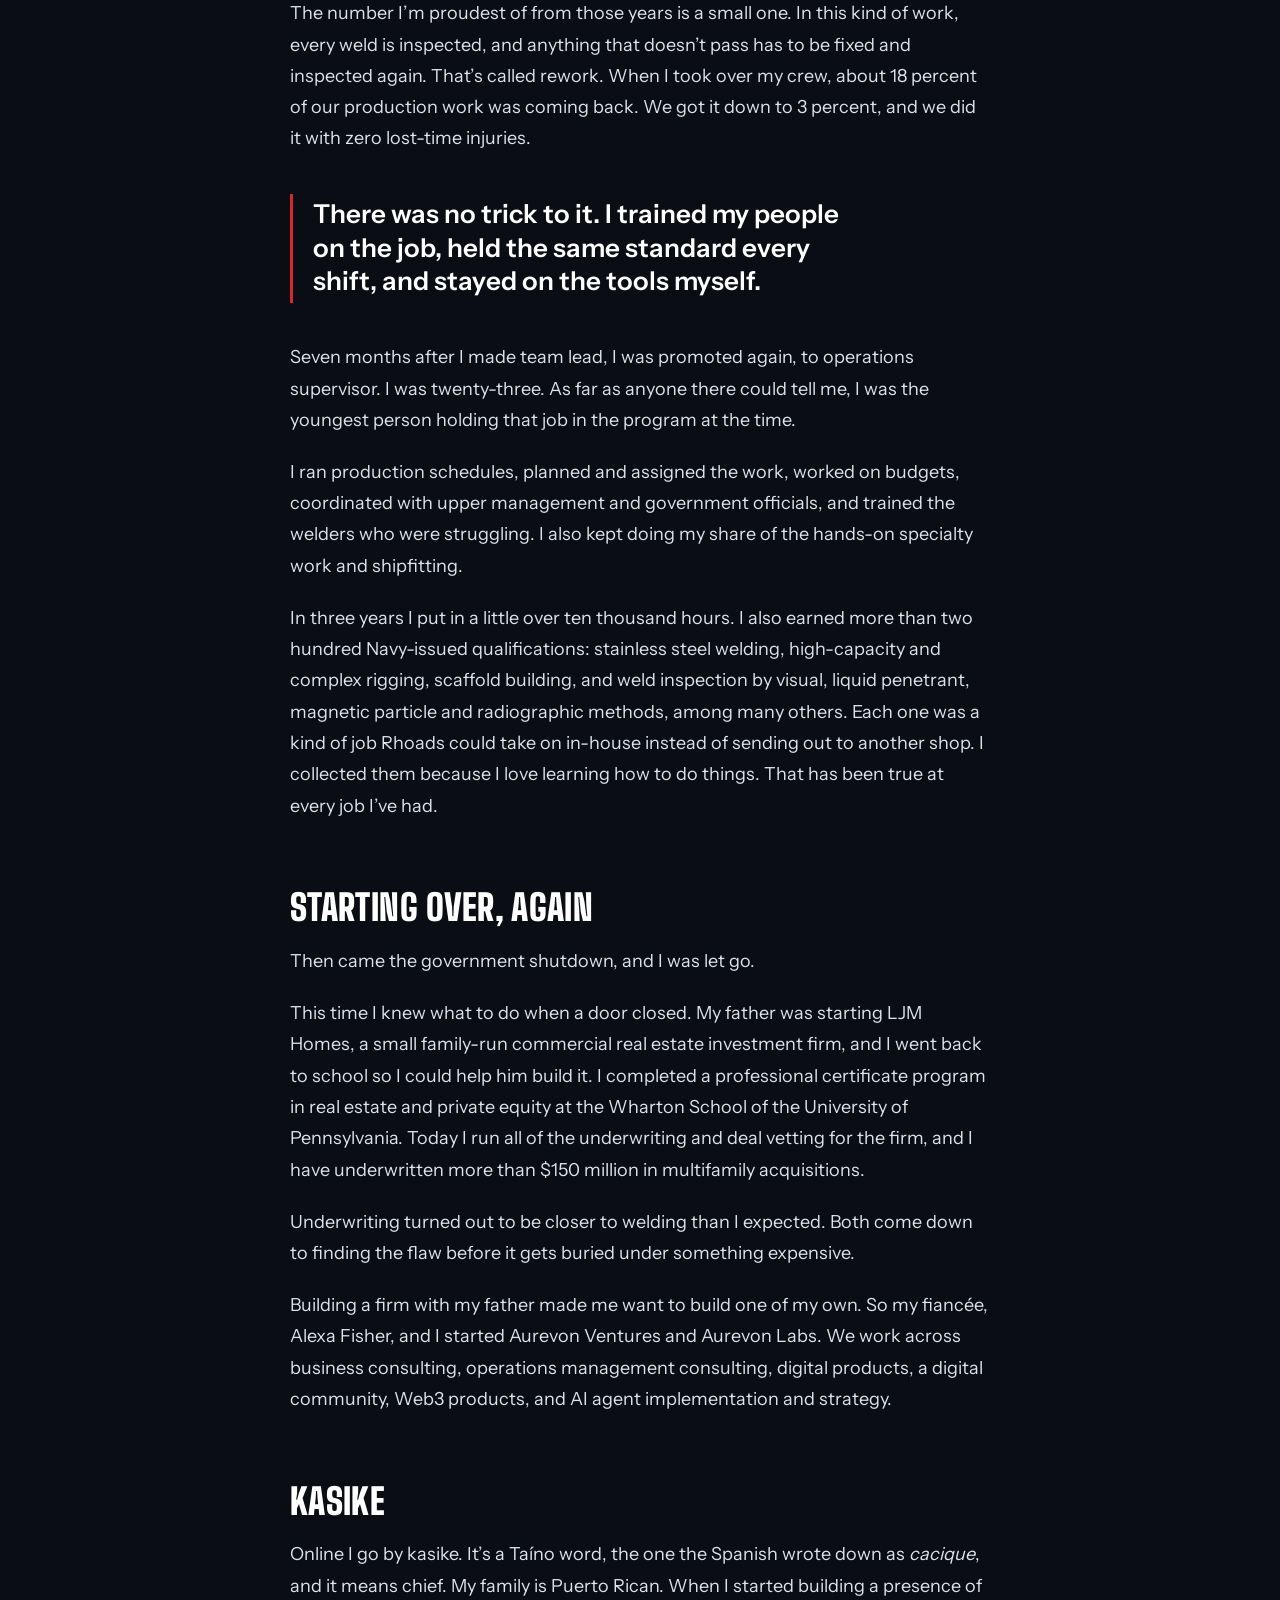
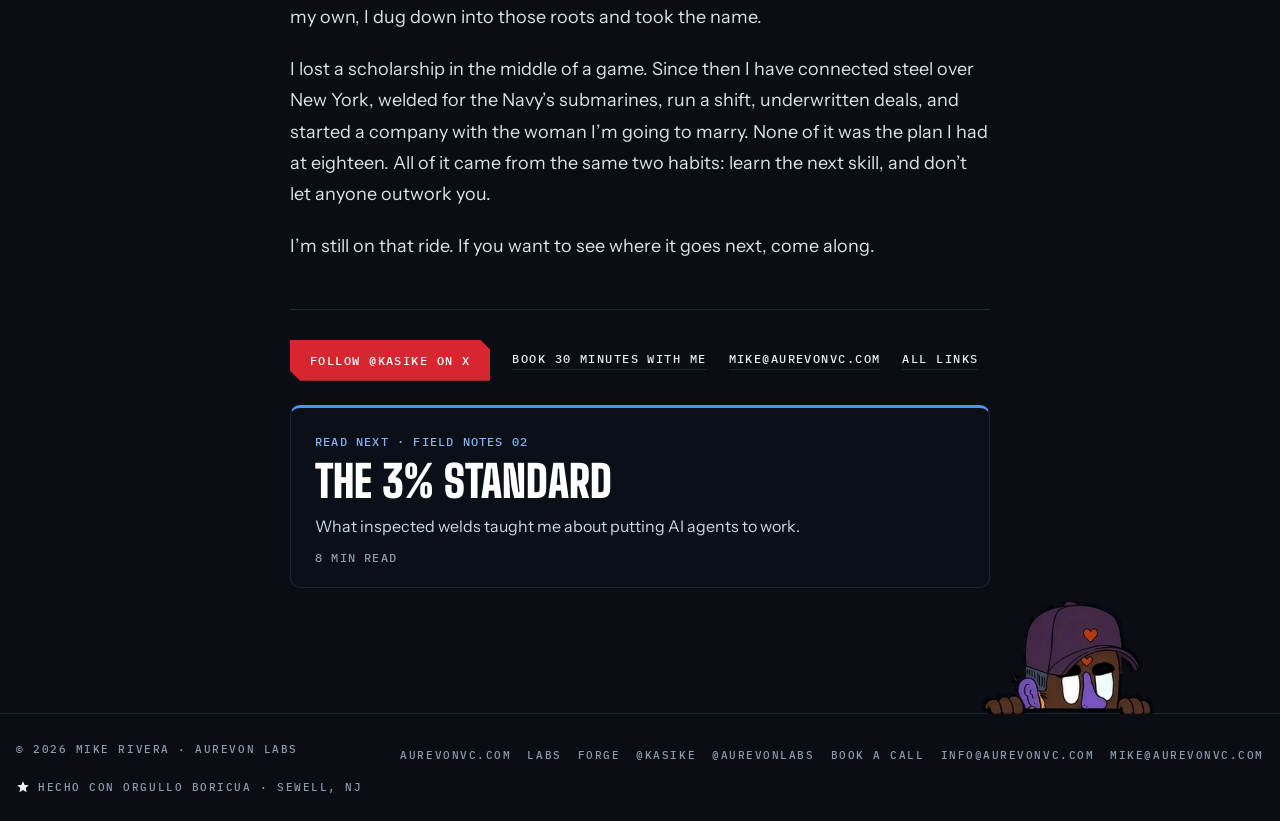
<file: articles/the-long-ride-home.html>
<!DOCTYPE html>
<html lang="en" class="rd">
<head>
<meta charset="utf-8">
<meta name="viewport" content="width=device-width, initial-scale=1, viewport-fit=cover">
<title>The Long Ride Home · Mike Rivera</title>
<meta name="description" content="I lost a full scholarship in the middle of a baseball game. Everything I have built since started on the bus ride back.">
<link rel="canonical" href="https://kasike.dev/articles/the-long-ride-home">
<meta name="theme-color" content="#0a0e14">
<link rel="icon" type="image/png" sizes="32x32" href="/icon-32.png">
<link rel="icon" type="image/png" sizes="192x192" href="/icon-192.png">
<link rel="apple-touch-icon" href="/icon-180.png">
<meta property="og:site_name" content="Mike Rivera">
<meta property="og:type" content="article">
<meta property="og:title" content="The Long Ride Home">
<meta property="og:description" content="I lost a full scholarship in the middle of a baseball game. Everything I have built since started on the bus ride back.">
<meta property="og:url" content="https://kasike.dev/articles/the-long-ride-home">
<meta property="og:image" content="https://kasike.dev/og-the-long-ride-home.jpg">
<meta property="og:image:width" content="1200">
<meta property="og:image:height" content="630">
<meta name="twitter:card" content="summary_large_image">
<meta name="twitter:site" content="@kasike">
<meta name="twitter:creator" content="@kasike">
<meta name="twitter:title" content="The Long Ride Home">
<meta name="twitter:description" content="I lost a full scholarship in the middle of a baseball game. Everything I have built since started on the bus ride back.">
<meta name="twitter:image" content="https://kasike.dev/og-the-long-ride-home.jpg">
<meta property="article:author" content="Mike Rivera">
<meta property="article:published_time" content="2026-11-12">
<script type="application/ld+json">{"@context": "https://schema.org", "@graph": [{"@type": "Person", "@id": "https://kasike.dev/#mike", "name": "Mike Rivera", "alternateName": "kasike", "url": "https://kasike.dev/", "jobTitle": "Founder, Aurevon Labs", "worksFor": [{"@type": "Organization", "name": "Aurevon Ventures", "url": "https://www.aurevonvc.com"}, {"@type": "Organization", "name": "LJM Homes"}], "sameAs": ["https://x.com/kasike", "https://x.com/AurevonLabs", "https://www.aurevonvc.com", "https://labs.aurevonvc.com"]}, {"@type": "WebSite", "name": "Mike Rivera", "url": "https://kasike.dev/"}, {"@type": "Article", "headline": "The Long Ride Home", "description": "I lost a full scholarship in the middle of a baseball game. Everything I have built since started on the bus ride back.", "author": {"@id": "https://kasike.dev/#mike"}, "publisher": {"@id": "https://kasike.dev/#mike"}, "datePublished": "2026-11-12", "dateModified": "2026-11-13", "image": "https://kasike.dev/og-the-long-ride-home.jpg", "mainEntityOfPage": "https://kasike.dev/articles/the-long-ride-home"}]}</script>
<link rel="preload" href="/fonts/big-shoulders-display-latin-1.woff2" as="font" type="font/woff2" crossorigin>
<link rel="preload" href="/fonts/instrument-sans-latin-7.woff2" as="font" type="font/woff2" crossorigin>
<script>(function(){var d=document.documentElement,m=matchMedia("(max-width:760px)").matches;try{var p=localStorage.getItem("rt-mobile");if(p!==null)m=p==="1"}catch(e){}if(m)d.classList.add("m");if(/^\/(articles|ledger)(\/|$)/.test(location.pathname))d.classList.add("rd")})()</script>
<meta name="referrer" content="strict-origin-when-cross-origin">
<link rel="stylesheet" href="/app.4cdf4be18d.css">
</head>
<body>
<a class="skip" href="/#home" id="skip">Skip to content</a>
<canvas id="scene" aria-hidden="true"></canvas>
<div id="tags"></div>

<header class="wrap bar">
  <div class="inner">
    <a class="mark" href="/#home" aria-label="Mike Rivera, top of page"><img src="/assets/logo.webp" data-a="logo" alt="" width="302" height="265">Mike Rivera</a>
    <nav aria-label="Sections">
      <a href="/#tower">Tower</a><a href="/#work">Work</a><a href="/#services">Services</a><a href="/#about">About</a><a href="/articles">Articles</a><a href="/ledger">Ledger</a><a href="/#contact">Contact</a>
    </nav>
    <button class="msw" id="msw" type="button" role="switch" aria-checked="false"><span class="msw-t" aria-hidden="true"><i></i></span>Mobile view</button>
  </div>
</header>

<noscript><p style="position:relative;z-index:2;margin:0;padding:14px 16px;background:#111823;color:#e6ebf1">This page needs JavaScript for the interactive tower. The articles and links below still work without it.</p></noscript>
<main aria-label="Portfolio" hidden>
  <section class="wrap landing" id="home" aria-label="Mike Rivera">
    <div class="inner land">
      <div class="land-lock">
        <img class="land-logo" src="/assets/logo.webp" data-a="logo" alt="Aurevon Labs logo" width="302" height="265">
        <div><h1>Mike Rivera</h1><p class="land-org">Aurevon Labs</p><p class="land-at">@kasike</p></div>
      </div>
      <p class="land-line">I raised steel on New York towers and welded for the U.S. Navy’s Virginia and Columbia class nuclear submarines. Now I build <em>AI systems and products</em> that carry real load.</p>
      <div class="actions">
        <a class="btn" href="/#tower">Enter the tower<svg viewBox="0 0 16 16" aria-hidden="true"><path d="M8 2v11M3 8l5 5 5-5" fill="none" stroke="currentColor" stroke-width="1.6"/></svg></a>
        <a class="link" href="/#work">Work</a><a class="link" href="/#about">About me</a><a class="link" href="/articles">Articles</a><a class="link" href="/ledger">Ledger</a><a class="link" href="/#contact">Contact</a>
      </div>
    </div>
    <img class="kas" src="/assets/kas.webp" data-a="kas" alt="" width="231" height="150">
  </section>

  <section class="wrap hero" id="tower" aria-label="The Rivera Nexus">
    <div class="inner hero-grid">
      <div class="intro">
        <span class="kick">The Rivera Nexus · San&nbsp;Juan</span>
        <h2>One floor per line of work</h2>
        <p class="lead">Six floors on the headland at El Morro, one for each line of my work. Pick a floor to lift the ones above it and see how the work moves.</p>
      </div>
      <nav class="panel floors" aria-label="Floors"><ul class="fl-list" id="floorList"></ul></nav>
      <div class="stage" id="stage">
        <p class="hint" id="hint">Click any floor to look inside</p>
        <div class="stage-ui"><button type="button" data-f="-1">Whole tower</button><button type="button" id="btnNext">Next floor ↑</button></div>
      </div>
      <aside class="panel detail" id="detail"></aside>
    </div>
  </section>

  <section class="wrap s scrim-full" id="work" aria-labelledby="work-h">
    <div class="inner">
      <div class="s-head">
        <span class="kick">Work</span>
        <h2 class="big" id="work-h">Selected work</h2>
        <p>Eight projects. Pick one to see what it does, how it works and a working demo.</p>
      </div>
      <div class="tabs" id="tabs" role="group" aria-label="Projects"></div>
      <div id="show"></div>
    </div>
  </section>

  <section class="wrap s scrim-full" id="services" aria-labelledby="svc-h">
    <div class="inner">
      <div class="s-head">
        <span class="kick">Services</span>
        <h2 class="big" id="svc-h">Work with me</h2>
      </div>
      <div id="svc"></div>
      <div style="margin-top:64px">
        <span class="kick">Aurevon Ventures</span>
        <div class="verts"><span>E-commerce</span><span>CRE underwriting and acquisitions</span><span>Business consulting</span><span>Ad marketplace for AI agent apps</span><span>Web3 community</span><span>Financial planning tools</span></div>
        <p class="motto">Systems <i>·</i> Capital <i>·</i> Infrastructure</p>
      </div>
    </div>
  </section>

  <section class="wrap s scrim" id="about" aria-labelledby="ab-h">
    <div class="inner">
      <div class="s-head">
        <span class="kick">About</span>
        <h2 class="big" id="ab-h">Built from the steel up</h2>
      </div>
      <div class="bio">
        <div>
          <p>I'm Mike Rivera. I started in structural steel on New York high-rises, then spent three years at Rhoads Industries on the U.S. Navy's nuclear submarine program, working on the Virginia class and Columbia class boats. I went from entry-level nuclear welder to team lead to operations supervisor at 23, and then into multifamily underwriting at LJM Homes.</p>
          <p>Today I run Aurevon Labs, where I build AI systems and products, and I co-own Aurevon Ventures. Each floor of a building goes in level and bolted before the next one lands on it. My career went up the same way. <a class="link" href="/articles/the-long-ride-home">Read the full story</a></p>
        </div>
        <dl>
          <div><dt>Roots</dt><dd>Philadelphia-born, boricua</dd></div>
          <div><dt>Based</dt><dd>Sewell, New Jersey</dd></div>
          <div><dt>Naval nuclear</dt><dd>Virginia and Columbia class submarine programs · Rhoads Industries, Philadelphia Navy Yard</dd></div>
          <div><dt>Education</dt><dd>Top 2% of my high school class · Immaculata University, on a baseball scholarship · The Wharton School (professional certificate, real estate and private equity)</dd></div>
          <div><dt>Credentials</dt><dd>200+ Navy-issued qualifications, including VT, PT, MT and RT weld inspection · OSHA 30 · NYC DOB Site Safety · 32-Hr Rigging Supervisor</dd></div>
          <div><dt>Email</dt><dd><a href="mailto:mike@aurevonvc.com">mike@aurevonvc.com</a> · general inquiries: <a href="mailto:info@aurevonvc.com">info@aurevonvc.com</a></dd></div>
        </dl>
      </div>
      <div class="loads" id="loadsGrid"></div>
      <div class="ljm" id="ljm" role="group" aria-labelledby="ljm-h">
        <div class="ljm-head"><span class="kick">Family firm · Commercial real estate</span><h3 id="ljm-h">LJM Homes</h3><p>A small, family-run CRE investment firm that specializes in syndication, with deals from duplexes all the way to 100-unit properties.</p></div>
        <div class="ljm-cols">
          <div><h4>What we do</h4><p>We bring investors together to buy multifamily properties and run every deal as a syndication. Our range runs from a duplex to a 100-unit building.</p></div>
          <div><h4>How it started</h4><p>My father, Luis Rivera, founded the firm after a real estate investing summit in Florida. He came home inspired and informed, and got to work.</p></div>
          <div><h4>My part</h4><p>I went back to school and got certified to underwrite accurately, because that was what we needed to acquire more opportunities. As EVP I run the underwriting and vet every deal.</p></div>
        </div>
        <ul class="ljm-facts"><li><b>5</b>people, family owned and operated</li><li><b>2 to 100</b>units per property</li><li><b>$150M+</b>underwritten</li><li><b>Nationwide</b>where we operate</li></ul>
      </div>
      <h3 class="seq-h">The climb, floor by floor</h3>
      <ol class="seq">
        <li><div class="fl">BASE<b>B1</b></div><div><h3>Foundation</h3><p>Philadelphia-born, boricua at the root. Everything above sits on family, work ethic and the island.</p></div></li>
        <li><div class="fl">FLOOR<b>01</b></div><div><h3>Journeyman and Foreman Ironworker</h3><p>Structural steel on mid-rise and high-rise towers across all five boroughs of New York City. Connecting at height, rigging picks under mobile, crawler and tower cranes, and running a crew as foreman within a year.</p></div></li>
        <li><div class="fl">FLOOR<b>02</b></div><div><h3>Certified welder and field fabrication</h3><p>Taught myself to weld in my backyard and got certified. Assembly-line fabrication at Wastequip, then mobile structural and ornamental repair work across the tri-state area for Delaware Valley Container &amp; Repair.</p></div></li>
        <li><div class="fl">FLOOR<b>03</b></div><div><h3>U.S. Navy nuclear submarine program · Rhoads Industries</h3><p>Three years on Virginia class and Columbia class submarine work. Nuclear welder on the original second-shift crew, team lead in under a year, operations supervisor at 23. Rework on my crew went from 18% to 3% with zero lost-time injuries. 10,000+ hours and 200+ Navy-issued qualifications.</p></div></li>
        <li><div class="fl">FLOOR<b>04</b></div><div><h3>EVP and underwriter, LJM Homes</h3><p>Multifamily syndication and acquisitions with my father's firm, with more than $150M underwritten. Professional certificate in real estate and private equity from the Wharton School. A scheduling agent I built for myself pulled me into software and into underwriting.</p></div></li>
        <li class="now"><div class="fl">FLOOR<b>05</b></div><div><h3>Founder, Aurevon Labs</h3><p>AI systems and product engineering. Co-owner and EVP of Aurevon Ventures in Sewell, New Jersey.</p></div></li>
      </ol>
    </div>
  </section>

  <section class="wrap top scrim-full" id="contact" aria-labelledby="top-h">
    <div class="inner">
      <span class="kick">Contact</span>
      <h2 class="big" id="top-h">Got something that needs to carry load?</h2>
      <div class="actions">
        <a class="btn" href="https://calendar.app.google/i451vosRrccDw9468" target="_blank" rel="noopener">Book 30 minutes with Mike<svg viewBox="0 0 16 16" aria-hidden="true"><path d="M3 13 13 3M6 3h7v7" fill="none" stroke="currentColor" stroke-width="1.6"/></svg></a>
        <a class="link" href="https://labs.aurevonvc.com" target="_blank" rel="noopener">Start a project</a>
        <a class="link" href="https://x.com/kasike" target="_blank" rel="noopener">Message @kasike on X</a>
      </div>
      <p class="hub-note">Inquiries, consultations, partnerships, or just to connect. General inquiries: <a href="mailto:info@aurevonvc.com">info@aurevonvc.com</a>. To reach me directly: <a href="mailto:mike@aurevonvc.com">mike@aurevonvc.com</a>.</p>
      <div class="hub" id="links">
        <div><h3>Sites</h3><ul>
          <li><a href="https://www.aurevonvc.com" target="_blank" rel="noopener">Aurevon Ventures<span>aurevonvc.com</span></a></li>
          <li><a href="https://labs.aurevonvc.com" target="_blank" rel="noopener">Aurevon Labs<span>labs.aurevonvc.com</span></a></li>
          <li><a href="https://forge.aurevonvc.com" target="_blank" rel="noopener">Forge by Aurevon Labs<span>forge.aurevonvc.com</span></a></li>
        </ul></div>
        <div><h3>Social</h3><ul>
          <li><a href="https://x.com/kasike" target="_blank" rel="noopener">@kasike<span>Mike on X</span></a></li>
          <li><a href="https://x.com/AurevonLabs" target="_blank" rel="noopener">@AurevonLabs<span>Aurevon Labs on X</span></a></li>
        </ul></div>
        <div><h3>Calendar and email</h3><ul>
          <li><a href="https://calendar.app.google/i451vosRrccDw9468" target="_blank" rel="noopener">30 minutes with Mike<span>Book a time</span></a></li>
          <li class="em-row"><b>General inquiries</b><span class="em-r"><a class="em" href="mailto:info@aurevonvc.com">info@aurevonvc.com</a><button class="cp" type="button" data-copy="info@aurevonvc.com" aria-label="Copy info@aurevonvc.com">Copy</button></span></li>
          <li class="em-row"><b>Mike, direct</b><span class="em-r"><a class="em" href="mailto:mike@aurevonvc.com">mike@aurevonvc.com</a><button class="cp" type="button" data-copy="mike@aurevonvc.com" aria-label="Copy mike@aurevonvc.com">Copy</button></span></li>
        </ul></div>
      </div>
    </div>
  </section>
</main>

<div class="wrap reader" id="reader" role="main" aria-label="Articles">
  <div class="inner">
    <div id="rdIndex" hidden>
      <div class="s-head"><span class="kick">Articles</span><h1 class="big" tabindex="-1">Field notes</h1><p class="rd-sub">Long reads from the steel, the shipyard and the build bench.</p></div>
      <div class="rd-cards">
        <a class="rd-card" href="/articles/the-long-ride-home" style="--c:var(--red)"><span class="rd-tag">01 · My story</span><h2>The Long Ride Home</h2><p>I lost a full scholarship in the middle of a baseball game. Everything I have built since started on the bus ride back.</p><span class="rd-meta">Mike Rivera · 6 min read</span></a>
        <a class="rd-card" href="/articles/the-three-percent-standard" style="--c:var(--chrome)"><span class="rd-tag">02 · AI and operations</span><h2>The 3% Standard</h2><p>Every weld I made for a Navy submarine was inspected. In most businesses, nobody inspects the AI. That gap is where the money goes.</p><span class="rd-meta">Mike Rivera · 8 min read</span></a>
        <a class="rd-card" href="/articles/long-sleeves" style="--c:var(--red)"><span class="rd-tag">03 · My story</span><h2>Long Sleeves</h2><p>For most of my life I covered my skin so nobody would see it. This is the part of my story I left out of the first one.</p><span class="rd-meta">Mike Rivera · 3 min read</span></a>
      </div>
      <h2 class="rd-h" id="x-h">Also published on X</h2>
      <div class="rd-cards" role="group" aria-labelledby="x-h">
        <a class="rd-card" href="https://x.com/kasike/status/2113624016120684659" target="_blank" rel="noopener" style="--c:var(--chrome)"><span class="rd-tag">X article · AI agents</span><h3>Your agent starts every session from zero</h3><p>Memory is four small decisions you make on the agent’s behalf: what to keep, where it lives, when it gets written and when it comes back. With a layout, a startup prompt and a checklist you can copy.</p><span class="rd-meta">@kasike on X · Oct 23, 2026 · 8 min read<span aria-hidden="true"> ↗</span></span></a>
        <a class="rd-card" href="https://x.com/kasike/status/2118805637635437049" target="_blank" rel="noopener" style="--c:var(--red)"><span class="rd-tag">X article · Under the Radar</span><h3>What @whaledevstudios teaches about agent-built games</h3><p>The first Under the Radar spotlight: a public build with its AI use disclosed, how the agent workflow runs, and four lessons you can use in your own builds this week.</p><span class="rd-meta">@kasike on X · Nov 6, 2026 · 5 min read<span aria-hidden="true"> ↗</span></span></a>
      </div>
      <h2 class="rd-h" id="cm-h">Community · from @AurevonLabs</h2>
      <blockquote class="xpost" cite="https://x.com/AurevonLabs/status/2121141293229424673">
        <p>Check out the new timeline list to get all your ai news, updates, insights, and to connect with fellow members of the space!</p>
        <p class="xpost-by">Aurevon Labs (@AurevonLabs) · November 13, 2026</p>
        <div class="actions"><a class="btn" href="https://t.co/fwtrnbBaG2" target="_blank" rel="noopener">Open the list on X<svg viewBox="0 0 16 16" aria-hidden="true"><path d="M3 13 13 3M6 3h7v7" fill="none" stroke="currentColor" stroke-width="1.6"/></svg></a><a class="link" href="https://x.com/AurevonLabs/status/2121141293229424673" target="_blank" rel="noopener">View the post</a></div>
      </blockquote>
      <p class="rd-back2"><a class="link" href="/#home">&larr; Back to the tower</a></p>
    </div>
    <div id="ledger" hidden>
      <div class="s-head"><span class="kick">Ledger</span><h1 class="big" tabindex="-1">Build ledger</h1><p class="rd-sub">Five repos I ship from. Each card answers the five things a reviewer checks in the first twenty seconds.</p></div>
      <ul class="lg-key" aria-label="What every card shows"><li>Live demo</li><li>A score I can defend</li><li>Latency, measured</li><li>The tradeoff</li><li>Broke once, then fixed</li></ul>
      <p class="lg-stat" id="lgStat" role="status"></p>
      <div class="lg-cards" id="lgCards"></div>
      <h2 class="lg-h" id="lg-h">Every push, in plain words</h2>
      <ol class="lg-rows" id="lgRows" aria-labelledby="lg-h"></ol>
      <p class="lg-note">How this page stays current: a small function on this site reads the latest commits from GitHub and times one request to each live site, then the page refreshes itself every few minutes. Commit messages are shortened into plain language, and anything security-sensitive is summarized without detail. Deploy counts come from Vercel as of November 13, 2026. The checklist follows <a href="https://x.com/suraj_sharma14/status/2100834706166255707" target="_blank" rel="noopener">Suraj Sharma’s note on what reviewers look for</a>.</p>
      <p class="rd-back2"><a class="link" href="/#home">&larr; Back to the tower</a></p>
      <script type="application/json" id="ledData">{"generated":"2026-11-13T07:00:00Z","live":false,"repos":[{"id":"kasike-dev","repo":"mikerivera33/kasike-dev","branch":"main","name":"kasike.dev","what":"This site. Static pages plus one small function, no framework.","demo":"https://kasike.dev/","demoLabel":"kasike.dev","deploys":[2,2],"score":"More than 150 automated checks pass on this build, including 12 failure-injection tests, with 0 accessibility violations.","tradeoff":"No framework and no build step on the host. I hand-rolled the routing and gave up convenience. In return an article page stays under 200 KB and the security policy stays strict.","fix":"Article pages were downloading the whole 3D scene. It now loads only on the tower page: 2.4 MB down to 174 KB.","commits":[{"sha":"99e9b81","date":"2026-11-13T05:37:08Z","kind":"fix","text":"Article pages were downloading the whole 3D scene. It now loads only on the tower page: 2.4 MB down to 174 KB."},{"sha":"65c38b8","date":"2026-11-13T05:18:03Z","kind":"feature","text":"First production build of this site: real page addresses, self-hosted fonts and strict security headers."}],"src":"snapshot","latency":null,"head":null},{"id":"aurevon-site","repo":"mikerivera33/Aurevon-site","branch":"main","name":"Aurevon Ventures","what":"Company site with memberships, Stripe payments and automatic Discord access.","demo":"https://www.aurevonvc.com/","demoLabel":"aurevonvc.com","deploys":[6,6],"score":"Public copy cut by 37%: 58.5k characters down to 37k across 21 pages.","tradeoff":"A subscriber is identified from the Stripe customer record, not from an email typed into a request. More plumbing, but a request cannot claim someone else’s subscription.","fix":"Payment methods that settle later were reported as complete before the money arrived. Fulfilment now waits for the funds.","commits":[{"sha":"3aff051","date":"2026-11-03T21:06:52Z","kind":"fix","text":"Buy-one-get-one orders no longer earn a membership pass, and a duplicate product listing is gone. The site copy and the back end now agree."},{"sha":"42e016f","date":"2026-11-03T06:00:29Z","kind":"feature","text":"Cut the public pages down to headings, facts and actions: 58.5k characters of text to 37k across 21 pages."},{"sha":"7e140af","date":"2026-11-02T22:30:42Z","kind":"docs","text":"Wrote down the verified production setup and the rules for payments, intake and Discord, so every later change follows them."},{"sha":"ea94940","date":"2026-11-02T22:30:19Z","kind":"fix","text":"Payment lifecycle tightened: nothing ships before funds settle, and a cancelled member loses access cleanly."},{"sha":"2331f6a","date":"2026-11-02T22:22:32Z","kind":"fix","text":"A payment lookup was failing in production with no reason recorded. Added the logging needed to find the cause."}],"src":"snapshot","latency":null,"head":null},{"id":"forge","repo":"mikerivera33/Forge-ai","branch":"main","name":"Forge","what":"A custom storefront with Shopify behind the counter, and a shopping assistant in the chat.","demo":"https://forge.aurevonvc.com/","demoLabel":"forge.aurevonvc.com","deploys":[6,6],"score":"Every push runs unit tests, lint and a smoke test against production after it deploys.","tradeoff":"The chat assistant runs under a hard spending cap with strict request checks. It refuses before it overspends.","fix":"Adding an item from the chat covered the conversation with the cart, so a shopper could not keep talking. Fixed in the next push.","commits":[{"sha":"690f112","date":"2026-11-02T21:44:58Z","kind":"security","text":"Hardened the chat’s rate limit so a visitor cannot dodge it."},{"sha":"2811d19","date":"2026-11-02T21:28:17Z","kind":"fix","text":"Adding an item from the chat used to cover the conversation with the cart. Now you can keep talking."},{"sha":"5f0bc40","date":"2026-11-02T21:10:08Z","kind":"test","text":"The post-deploy check now waits until production is serving the new code, then smoke-tests it."},{"sha":"77772a4","date":"2026-11-02T21:09:51Z","kind":"feature","text":"Ask Forge chat: requests are validated, spend is capped, cart options are strict and the widget is accessible."},{"sha":"c039d4f","date":"2026-11-02T20:41:32Z","kind":"test","text":"Automated checks now cover the storefront, the post-deploy check actually runs, and lint errors block a merge."}],"src":"snapshot","latency":null,"head":null},{"id":"interlude","repo":"mikerivera33/aurevon-interlude","branch":"main","name":"Interlude","what":"A marketplace for AI wait time: sponsors pay for verified seconds, the person waiting earns a share.","demo":"https://interlude.aurevonvc.com/","demoLabel":"interlude.aurevonvc.com","deploys":[6,6],"score":"Billing audit: an exact 25.000000% split across 31 settled sessions, zero ledger drift, and settle-once held under 25 parallel requests.","tradeoff":"Backups upload off-site from inside the app, because the production image ships without a storage client. One more thing to maintain, nothing extra to install on the server.","fix":"A stress audit turned up ten findings and a real phone turned up three layout bugs. All thirteen are closed.","commits":[{"sha":"ddc021d","date":"2026-09-02T03:14:47Z","kind":"feature","text":"Took the site public: removed the preview password gate and the code that only existed to support it."},{"sha":"5841d99","date":"2026-08-24T09:42:44Z","kind":"docs","text":"Documented two settings that scripts read but the setup checklist never mentioned."},{"sha":"04a0cda","date":"2026-08-22T08:53:45Z","kind":"fix","text":"Tested on a real phone screen, found three wallet layout bugs (one tab was cut off) and fixed them."},{"sha":"88c3572","date":"2026-08-17T08:49:14Z","kind":"feature","text":"Built off-site backups into the app, because the production server had no tool to upload them."},{"sha":"d442147","date":"2026-08-17T01:09:57Z","kind":"fix","text":"Closed all ten findings from an end-to-end stress audit. The billing core itself came out exact."}],"src":"snapshot","latency":null,"head":null},{"id":"labs","repo":"mikerivera33/aurevon-labs","branch":"master","name":"Aurevon Labs","what":"The Labs site and the media pipeline behind the scheduled @AurevonLabs posts.","demo":"https://labs.aurevonvc.com/","demoLabel":"labs.aurevonvc.com","deploys":[5,5],"score":"28 of 28 images passed verification (size, checksum, format) before they went live.","tradeoff":"Post images ship as plain files on the site instead of through an upload service. Every pack is a commit: slower to publish, fully traceable.","fix":"A generated graphic went out with garbled labels. Rebuilt it with letter-perfect copy.","commits":[{"sha":"c164e54","date":"2026-09-29T13:20:06Z","kind":"chore","text":"Added the September 29 image pack so the scheduler can pull it from the Labs site."},{"sha":"b196f62","date":"2026-09-19T18:38:38Z","kind":"fix","text":"A generated graphic shipped with garbled labels. Rebuilt it with letter-perfect copy."},{"sha":"e02023c","date":"2026-09-15T21:35:52Z","kind":"chore","text":"Added the September 15 daily image pack for scheduled posts."},{"sha":"6366c20","date":"2026-09-15T21:31:49Z","kind":"chore","text":"Added 28 article images. Each file was verified by size, checksum and format before it went live."},{"sha":"f61aebe","date":"2026-09-15T09:10:47Z","kind":"chore","text":"Added the September 9 image pack for scheduled posts."}],"src":"snapshot","latency":null,"head":null}]}</script>
    </div>
<article class="art" id="art-the-long-ride-home">
  <a class="link rd-back" href="/articles">&larr; All articles</a>
  <header class="art-head">
    <span class="kick">My story</span>
    <h1 tabindex="-1">The Long Ride Home</h1>
    <p class="art-dek">I lost a full scholarship in the middle of a baseball game. Everything I have built since started on the bus ride back.</p>
    <p class="art-by">By Mike Rivera · @kasike · November 2026 · 6 min read</p>
  </header>
  <div class="art-body">
    <p>We were in Florida for the spring trip, in the middle of a game, when the word came down: finish it, pack up, get on the bus. It was March 2020 and COVID was shutting the country down. Washington was telling everyone to stay home, state after state was making it an order, and campuses were closing one after another. Ours wanted us back to clear out our rooms before classes moved online.</p>
    <p>The drive north took eighteen hours. I had graduated in the top 2 percent of my high school class and accepted a full scholarship to Immaculata University. I was a freshman there, playing college baseball and working toward a double major in criminology and psychology. By the time I carried my things out of the dorm, all of that was already ending. I just hadn’t read the fine print yet.</p>

    <h2>The fine print</h2>
    <p>My scholarship had a condition. To keep it, I had to be on campus and playing baseball. With the campus closed under the stay-at-home orders and the season cancelled, I could do neither. The scholarship went away, and without it I had to leave school.</p>
    <p>It crushed me. Baseball was what I had organized my life around, and it was gone in an afternoon for reasons that had nothing to do with how I played. I didn’t have time to grieve it properly. I needed a paycheck more than I needed a plan.</p>
    <p>It wasn’t the only thing that landed on me that spring. I wrote about the rest in <a href="/articles/long-sleeves">Long Sleeves</a>.</p>

    <h2>Two hundred feet up</h2>
    <p>I went back to work alongside my father, in structural steel. I started as a journeyman ironworker and rigging connector. The connector is the one standing on the steel when the crane swings the next piece in, who catches it and makes the first bolts. We built mid-rise and high-rise towers across all five boroughs of New York City, working under mobile cranes, crawler cranes and tower cranes. A year in, I was promoted to foreman.</p>
    <p>Walking a beam two hundred feet above the street teaches things a classroom doesn’t. You check your own work, because the next person is going to stand on it. And you count your crew at the end of the day, because the only good shift is the one everybody walks away from.</p>

    <h2>Feet on the ground</h2>
    <p>After my time on the beams, I wanted my feet back on the ground. So I taught myself to weld in my backyard and kept at it until I was certified.</p>
    <p>My first welding job was at Wastequip, building industrial dumpsters on an assembly line. It isn’t glamorous work and I’m glad I did it. An assembly line gives you repetitions, and repetitions are how a hand learns. After a year I moved to Delaware Valley Container &amp; Repair as a mobile fabrication specialist and repair welder, driving the tri-state area to fix structural and ornamental steel on site. A different site and a different problem every day.</p>
    <p>A year of that, and I wanted something bigger.</p>

    <h2>Second shift</h2>
    <p>I found it at Rhoads Industries, at the Philadelphia Navy Yard. Rhoads builds for the U.S. Navy’s nuclear submarine program, and my work there was on the Virginia class and Columbia class submarines. I’m not going to describe that work in any detail. It isn’t mine to share.</p>
    <p>What I can describe is the growth. When I walked in, the whole program had thirty-eight welders on day shift. The company had just landed a contract renewal and a major investment to expand, and the plan was to turn a family-run fabrication shop into one of the major military fabricators on the East Coast. Part of that plan was a second shift. I was on the original night crew: nine welders, one team lead and one manager.</p>
    <p>Three years later, when I left, there were about two hundred welders, fitters, inspectors and other personnel on days, and just under eighty on nights.</p>

    <div class="art-stats" role="group" aria-label="Three years at Rhoads Industries">
      <div><b>38 → ~280</b><span>From 38 day-shift welders to about 280 people across two shifts</span></div>
      <div><b>18% → 3%</b><span>Rework on my crew</span></div>
      <div><b>10,000+</b><span>Hours worked in three years</span></div>
      <div><b>200+</b><span>Navy-issued qualifications earned</span></div>
    </div>

    <p>I started at the bottom, as an entry-level nuclear welder. I had one rule for myself: nobody in the building was going to outwork me. In just under a year I was a team lead, running a crew of up to fifteen people.</p>

    <h2>Eighteen to three</h2>
    <p>The number I’m proudest of from those years is a small one. In this kind of work, every weld is inspected, and anything that doesn’t pass has to be fixed and inspected again. That’s called rework. When I took over my crew, about 18 percent of our production work was coming back. We got it down to 3 percent, and we did it with zero lost-time injuries.</p>
    <p class="pull">There was no trick to it. I trained my people on the job, held the same standard every shift, and stayed on the tools myself.</p>
    <p>Seven months after I made team lead, I was promoted again, to operations supervisor. I was twenty-three. As far as anyone there could tell me, I was the youngest person holding that job in the program at the time.</p>
    <p>I ran production schedules, planned and assigned the work, worked on budgets, coordinated with upper management and government officials, and trained the welders who were struggling. I also kept doing my share of the hands-on specialty work and shipfitting.</p>
    <p>In three years I put in a little over ten thousand hours. I also earned more than two hundred Navy-issued qualifications: stainless steel welding, high-capacity and complex rigging, scaffold building, and weld inspection by visual, liquid penetrant, magnetic particle and radiographic methods, among many others. Each one was a kind of job Rhoads could take on in-house instead of sending out to another shop. I collected them because I love learning how to do things. That has been true at every job I’ve had.</p>

    <h2>Starting over, again</h2>
    <p>Then came the government shutdown, and I was let go.</p>
    <p>This time I knew what to do when a door closed. My father was starting LJM Homes, a small family-run commercial real estate investment firm, and I went back to school so I could help him build it. I completed a professional certificate program in real estate and private equity at the Wharton School of the University of Pennsylvania. Today I run all of the underwriting and deal vetting for the firm, and I have underwritten more than $150 million in multifamily acquisitions.</p>
    <p>Underwriting turned out to be closer to welding than I expected. Both come down to finding the flaw before it gets buried under something expensive.</p>
    <p>Building a firm with my father made me want to build one of my own. So my fiancée, Alexa Fisher, and I started Aurevon Ventures and Aurevon Labs. We work across business consulting, operations management consulting, digital products, a digital community, Web3 products, and AI agent implementation and strategy.</p>

    <h2>Kasike</h2>
    <p>Online I go by kasike. It’s a Taíno word, the one the Spanish wrote down as <em>cacique</em>, and it means chief. My family is Puerto Rican. When I started building a presence of my own, I dug down into those roots and took the name.</p>
    <p>I lost a scholarship in the middle of a game. Since then I have connected steel over New York, welded for the Navy’s submarines, run a shift, underwritten deals, and started a company with the woman I’m going to marry. None of it was the plan I had at eighteen. All of it came from the same two habits: learn the next skill, and don’t let anyone outwork you.</p>
    <p>I’m still on that ride. If you want to see where it goes next, come along.</p>
  </div>
  <footer class="art-end">
    <div class="art-cta"><a class="btn" href="https://x.com/kasike" target="_blank" rel="noopener">Follow @kasike on X</a><a class="link" href="https://calendar.app.google/i451vosRrccDw9468" target="_blank" rel="noopener">Book 30 minutes with me</a><a class="link" href="mailto:mike@aurevonvc.com">mike@aurevonvc.com</a><a class="link" href="/#contact">All links</a></div>
    <a class="rd-card" href="/articles/the-three-percent-standard" style="--c:var(--chrome)"><span class="rd-tag">Read next · Field notes 02</span><h2>The 3% Standard</h2><p>What inspected welds taught me about putting AI agents to work.</p><span class="rd-meta">8 min read</span></a>
  </footer>
</article>

<article class="art" id="art-long-sleeves" hidden>
  <a class="link rd-back" href="/articles">&larr; All articles</a>
  <header class="art-head">
    <span class="kick">My story</span>
    <h1 tabindex="-1">Long Sleeves</h1>
    <p class="art-dek">For most of my life I covered my skin so nobody would see it. This is the part of my story I left out of the first one.</p>
    <p class="art-by">By Mike Rivera · @kasike · November 2026 · 3 min read</p>
  </header>
  <div class="art-body">
    <p>Growing up, I wore long sleeves most of the time. It wasn’t a style. I had severe eczema from my neck down, and my skin was red and inflamed nearly all the time. To anyone who didn’t know better, it looked like hives or chickenpox. Long sleeves kept people from seeing it, and they kept me from the embarrassment of being seen.</p>

    <h2>Thirty specialists</h2>
    <p>I saw more than thirty different specialists. For years, nothing got it under control.</p>
    <p>Then, at seventeen, I was approved for the under-18 human trials of a biologic drug for eczema that was new at the time, called Dupixent. I was told I was the first person in the United States approved for them.</p>
    <p>For me it was a miracle drug. It worked wonders, and it seemed to fix every medical issue I had.</p>
    <p class="pull">It also cost about $6,000 a month out of pocket, and that was with insurance.</p>

    <h2>The same week</h2>
    <p>I have already written about the spring of 2020 in <a href="/articles/the-long-ride-home">The Long Ride Home</a>. COVID sent us home from Florida, the campus closed under the stay-at-home orders, and my scholarship went with it. I left two things out.</p>
    <p>Right after we were sent home, my grandmother passed away. She was living with us, and she and I were very close.</p>
    <p>That same week, I was diagnosed with epilepsy.</p>
    <p>I have been battling it, coping with it and living with it ever since, and I depend on medication to do that.</p>

    <h2>What coverage is worth</h2>
    <p>While I was at Rhoads Industries, my health coverage came through my employer. When Rhoads and I parted ways, the coverage went with the job. Since then, with no job and no insurance, I haven’t been able to afford the out-of-pocket costs on my own.</p>
    <p>I’m not telling this for sympathy. I’m telling it because it is part of the honest answer to why I work the way I do.</p>

    <h2>Another reason</h2>
    <p>The scholarship, the long sleeves, the specialists, my grandmother, the diagnosis, the bill. Each one is another reason I have worked as hard as I have over the years, and another reason I’m as determined as I am.</p>
    <p>For most of my life I covered up what I was dealing with. This is me rolling the sleeves up.</p>
  </div>
  <footer class="art-end">
    <div class="art-cta"><a class="btn" href="https://x.com/kasike" target="_blank" rel="noopener">Follow @kasike on X</a><a class="link" href="https://calendar.app.google/i451vosRrccDw9468" target="_blank" rel="noopener">Book 30 minutes with me</a><a class="link" href="/#contact">All links</a></div>
    <a class="rd-card" href="/articles/the-long-ride-home" style="--c:var(--red)"><span class="rd-tag">Read next · Field notes 01</span><h2>The Long Ride Home</h2><p>How a cancelled baseball season led to steel, submarines and a company of my own.</p><span class="rd-meta">6 min read</span></a>
  </footer>
</article>

<article class="art" id="art-the-three-percent-standard" hidden>
  <a class="link rd-back" href="/articles">&larr; All articles</a>
  <header class="art-head">
    <span class="kick">Field notes 02 · AI and operations</span>
    <h1 tabindex="-1">The 3% Standard</h1>
    <p class="art-dek">Every weld I made for a Navy submarine was inspected by someone whose job was to find the flaw. In most businesses, nobody inspects the AI. That gap is where the money goes.</p>
    <p class="art-by">By Mike Rivera · @kasike · November 2026 · 8 min read</p>
  </header>
  <div class="art-body">
    <p>Every weld I made for a Navy submarine was examined by someone whose job was to find something wrong with it.</p>
    <p>I can’t walk you through the work itself, but the idea of weld inspection is public and simple. First a trained inspector looks at the weld. Then it can be tested with a dye that seeps into cracks too fine to see, with magnetic particles that gather where the metal is broken, or with X-rays that show what is inside. If the weld fails, it gets fixed and inspected again. That second pass is called rework, and everyone in the shop knows how much of it belongs to them.</p>
    <p>When I became a team lead at Rhoads Industries, working on the Virginia class and Columbia class submarine programs, about 18 percent of my crew’s production work was coming back as rework. We brought it down to 3 percent.</p>
    <p>I build AI systems for businesses now. I want to tell you what that number has to do with the agent you are about to put in charge of your inbox.</p>

    <h2>Nobody inspects the agent</h2>
    <p>Here is the first thing I noticed when I moved from the shipyard to software. Where I came from, work wasn’t finished until someone other than the person who did it had signed for it. In an office, an AI agent drafts the email, updates the record, posts the content or prices the job, and the output goes straight out the door. Nobody looks at it. People call that automation. In a fabrication shop we would call it shipping uninspected work.</p>
    <p>The results are showing up in the numbers. In June 2025, Gartner predicted that more than 40 percent of agentic AI projects will be cancelled by the end of 2027, and named escalating costs, unclear business value and inadequate risk controls as the reasons.<sup><a href="#src-three" data-src="1">1</a></sup> S&amp;P Global Market Intelligence surveyed more than a thousand companies and found that 42 percent had abandoned most of their AI initiatives in 2025, up from 17 percent the year before.<sup><a href="#src-three" data-src="2">2</a></sup> A RAND study from 2024, built on interviews with 65 experienced data scientists and engineers, reported that by some estimates more than 80 percent of AI projects fail, twice the rate of IT projects without AI.<sup><a href="#src-three" data-src="3">3</a></sup></p>
    <p>You will also hear that 95 percent of corporate AI pilots fail. I’d leave that one alone. It comes from a 2025 MIT report whose methods have been seriously questioned, and the numbers above make the point without it.<sup><a href="#src-three" data-src="4">4</a></sup></p>
    <p>What none of these studies can tell you is how often the agents are simply wrong. I went looking for a reliable published figure on how much AI output in business has to be redone, and I didn’t find one. In the shop I came from, not knowing your rework rate would be unthinkable. Most companies running AI agents can’t tell you theirs, because nobody is counting.</p>

    <h2>Rework is where the money goes</h2>
    <p>Quality engineers have a name for what sloppy work costs: the cost of poor quality. Researchers cited by the Institute of Industrial and Systems Engineers estimate that it averages around 15 percent of sales in manufacturing and around 30 percent in service organizations.<sup><a href="#src-three" data-src="5">5</a></sup> Rework is a big piece of that. You pay for the same job twice, once to do it and once to fix it.</p>
    <p>In a fabrication shop, rework is loud. You can hear the grinder taking a bad weld back out. In an office it makes no sound at all. It looks like an employee quietly rewriting the proposal the AI drafted. It looks like a customer who got a wrong answer and didn’t bother to complain, or a spreadsheet that is slightly off for three months before anyone notices.</p>
    <p class="pull">The pitch for AI is hours saved. Hours saved on the first pass mean nothing if the work comes back.</p>
    <p>The number that matters is how often the work is right the first time. Quality people call it first pass yield: the percentage of units that go through a process and meet the standard without being scrapped, rerun, retested or repaired.<sup><a href="#src-three" data-src="6">6</a></sup> Ask the person selling you an AI agent what its first pass yield is on your work. If they don’t have an answer, you will be the one measuring it, with your own customers.</p>

    <h2>Run the numbers</h2>
    <p>Here is an illustration, not a client. Say a small company lets an agent draft 200 customer replies a week. At an 18 percent rework rate, 36 of those replies are wrong in a way that matters.</p>
    <p>If someone reviews every reply, those 36 get caught and rewritten, and much of the time you thought you saved goes to cleanup. If nobody reviews them, 36 wrong answers go out every week with your name at the bottom.</p>
    <p>At 3 percent, it’s 6. Six is a number one person can catch, fix and learn from before lunch. The difference between an agent that helps and an agent that quietly costs you customers is those other thirty replies a week.</p>

    <h2>How a crew gets from 18 to 3</h2>
    <p>I didn’t get my crew’s rework down by buying anything. What changed was how we worked, and it came down to four things.</p>
    <p><strong>The standard came first.</strong> In inspected work, what counts as a pass is settled before anyone strikes an arc. Nobody argues afterward about whether a weld is good enough. It meets the standard or it comes out.</p>
    <p><strong>Training came before blame.</strong> When a welder on my crew was struggling, I trained them on the job. A failed weld told me what to teach next. I have come to believe that most rework is a training problem before it is a talent problem.</p>
    <p><strong>I stayed on the tools.</strong> As a team lead, and later as a supervisor, I kept doing my share of the hands-on specialty work. The standard I enforced was one my crew watched me meet.</p>
    <p><strong>Safety and quality were the same habit.</strong> We did all of this with zero lost-time injuries. I don’t think that is a coincidence. A crew that is careful about one thing tends to be careful about everything.</p>

    <h2>The 3% standard for AI</h2>
    <p>None of that is specific to steel. If you are putting an AI agent to work in your business, this is the order I’d do it in.</p>
    <ol class="art-steps">
      <li><strong>Write the pass/fail test before you build.</strong> For each task the agent will do, write down what a correct result looks like, in terms a person can check in under a minute. If you can’t write it down, the agent can’t hit it.</li>
      <li><strong>Inspect everything at first.</strong> For the first few weeks, a person checks every output before it leaves the building. It is slow, and it’s supposed to be. You are qualifying the process, the same way a welder has to qualify before touching the real work.</li>
      <li><strong>Count the rework.</strong> Keep one number. Of everything the agent produced this week, what share went out without a human having to fix it? Put that number where the whole team can see it.</li>
      <li><strong>Fix the cause, not the output.</strong> When something fails, don’t just correct that one email. Find out why it failed. Usually it is a missing instruction, bad source data, or a task nobody ever defined clearly. Fix that, or you’ll be correcting the same mistake every week.</li>
      <li><strong>Earn the right to stop looking.</strong> Once the number holds, move from checking everything to checking a sample. If it slips, go back to checking everything.</li>
      <li><strong>Keep a signature on what matters.</strong> Anything that commits money, makes a promise to a customer or touches someone’s safety gets a human sign-off, however good the numbers look.</li>
    </ol>
    <p>People push back on the second step. If a person has to check everything, what did the agent save? At the start, not much. But nobody inspected my welds because they thought I was a bad welder. They inspected them because the cost of being wrong was too high to take anyone’s word for it, mine included.</p>
    <p>The bar I’d hold a workflow to is the one my crew reached: no more than 3 percent coming back. Three percent isn’t a law of nature. It was one crew’s number on one program. But it gives you something most AI projects never have, which is a line you can be above or below.</p>

    <h2>Where the comparison stops</h2>
    <p>I don’t want to oversell this. A weld and an email are different kinds of work, and the comparison has limits.</p>
    <p>A weld is judged against a written standard, and two inspectors will mostly agree on whether it passes. Much of what we ask AI to do is judgment: tone, priority, what to leave out. The test is harder to write, and some tasks never get a clean one. Those are the tasks to keep a person on.</p>
    <p>A qualified welder’s mistakes are mostly the familiar kind. An agent can do a task correctly ninety-nine times and fail the hundredth in a way nobody has seen before, because something changed upstream. That is why I would never stop sampling completely.</p>
    <p>And inspection costs time, which not all work deserves. Nobody needs a sign-off on a meeting summary that only they will read. Put your inspection where a mistake is expensive, and be honest with yourself that the rest is running unchecked.</p>

    <h2>What the trades already know</h2>
    <p>The Navy has said the submarine industrial base needs to hire more than 140,000 workers within the next decade.<sup><a href="#src-three" data-src="7">7</a></sup> I think about that number a lot, because it says something the technology world tends to forget. The most advanced machines this country builds still depend on people who can do careful work and prove that it’s right.</p>
    <p>AI doesn’t change that. It raises the stakes. An agent can turn out more work in an hour than a crew can in a week, which means it can turn out more bad work too. The companies that come out ahead will treat an agent the way a good shop treats any new hand: trained, inspected, measured, and trusted exactly as far as its record supports.</p>
    <p>I learned that on night shift at the Navy Yard. I use it every day at a keyboard.</p>

    <div class="art-src" id="src-three">
      <h2>Sources</h2>
      <ol>
        <li>Gartner, “Gartner Predicts Over 40% of Agentic AI Projects Will Be Canceled by End of 2027,” June 25, 2025. <a href="https://www.gartner.com/en/newsroom/press-releases/2025-06-25-gartner-predicts-over-40-percent-of-agentic-ai-projects-will-be-canceled-by-end-of-2027" target="_blank" rel="noopener noreferrer">gartner.com</a></li>
        <li>CIO Dive, reporting S&amp;P Global Market Intelligence survey data, March 14, 2025. <a href="https://www.ciodive.com/news/AI-project-fail-data-SPGlobal/742590/" target="_blank" rel="noopener noreferrer">ciodive.com</a></li>
        <li>RAND, “The Root Causes of Failure for Artificial Intelligence Projects and How They Can Succeed,” August 13, 2024. <a href="https://www.rand.org/pubs/research_reports/RRA2680-1.html" target="_blank" rel="noopener noreferrer">rand.org</a></li>
        <li>Fortune’s coverage of the MIT report, August 18, 2025: <a href="https://fortune.com/2025/08/18/mit-report-95-percent-generative-ai-pilots-at-companies-failing-cfo/" target="_blank" rel="noopener noreferrer">fortune.com</a>. One published critique of its methods: <a href="https://forum.effectivealtruism.org/posts/q92qq7XCCLJonA6CH/the-story-behind-the-bad-ai-stat-that-moved-markets-and" target="_blank" rel="noopener noreferrer">forum.effectivealtruism.org</a></li>
        <li>Crandall and Julien, “Measuring the cost of quality,” Institute of Industrial and Systems Engineers. <a href="https://iise.org/details.aspx?id=22118" target="_blank" rel="noopener noreferrer">iise.org</a></li>
        <li>American Society for Quality, Quality Glossary, “First pass yield (FPY).” <a href="https://asq.org/quality-resources/quality-glossary/f" target="_blank" rel="noopener noreferrer">asq.org</a></li>
        <li>Naval Sea Systems Command, “Navy’s Needed Revitalization of the Submarine Workforce Accelerates,” April 11, 2024. <a href="https://www.navsea.navy.mil/Media/News/Article/3741414/" target="_blank" rel="noopener noreferrer">navsea.navy.mil</a></li>
      </ol>
    </div>
  </div>
  <footer class="art-end">
    <p class="art-note">Field notes is where I write about bringing shop-floor discipline to AI and operations.</p>
    <div class="art-cta"><a class="btn" href="https://x.com/kasike" target="_blank" rel="noopener">Follow @kasike on X</a><a class="link" href="https://calendar.app.google/i451vosRrccDw9468" target="_blank" rel="noopener">Book 30 minutes with me</a><a class="link" href="mailto:mike@aurevonvc.com">mike@aurevonvc.com</a><a class="link" href="/#contact">All links</a></div>
    <a class="rd-card" href="/articles/long-sleeves" style="--c:var(--red)"><span class="rd-tag">Read next · Field notes 03</span><h2>Long Sleeves</h2><p>The part of my story I left out of the first one.</p><span class="rd-meta">3 min read</span></a>
  </footer>
</article>

  </div>
</div>
<div class="rd-progress" id="rdBar" aria-hidden="true"></div>

<footer class="wrap">
  <img class="kas" src="/assets/kas.webp" data-a="kas" alt="" width="231" height="150">
  <div class="inner"><span class="mono">© 2026 Mike Rivera · Aurevon Labs</span><span class="mono foot-links"><a href="https://www.aurevonvc.com" target="_blank" rel="noopener">aurevonvc.com</a><a href="https://labs.aurevonvc.com" target="_blank" rel="noopener">labs</a><a href="https://forge.aurevonvc.com" target="_blank" rel="noopener">forge</a><a href="https://x.com/kasike" target="_blank" rel="noopener">@kasike</a><a href="https://x.com/AurevonLabs" target="_blank" rel="noopener">@AurevonLabs</a><a href="https://calendar.app.google/i451vosRrccDw9468" target="_blank" rel="noopener">Book a call</a><a href="mailto:info@aurevonvc.com">info@aurevonvc.com</a><a href="mailto:mike@aurevonvc.com">mike@aurevonvc.com</a></span><span class="mono boricua"><svg viewBox="0 0 24 24" aria-hidden="true"><path d="M12 2l2.9 6.6 7.1.6-5.4 4.7 1.6 7L12 17.3 5.8 20.9l1.6-7L2 9.2l7.1-.6z" fill="#f2f5f8"/></svg>Hecho con orgullo boricua · Sewell, NJ</span></div>
</footer>

<nav class="mbar" aria-label="Sections, bottom bar"><a href="/#tower"><svg viewBox="0 0 24 24" fill="none" stroke="currentColor" stroke-width="1.7" stroke-linejoin="round" aria-hidden="true"><path d="M6 21V4h12v17M3 21h18M10 8h4M10 12h4M10 16h4"/></svg>Tower</a><a href="/#work"><svg viewBox="0 0 24 24" fill="none" stroke="currentColor" stroke-width="1.7" stroke-linejoin="round" aria-hidden="true"><rect x="3" y="3" width="7" height="7" rx="1"/><rect x="14" y="3" width="7" height="7" rx="1"/><rect x="3" y="14" width="7" height="7" rx="1"/><rect x="14" y="14" width="7" height="7" rx="1"/></svg>Work</a><a href="/#services"><svg viewBox="0 0 24 24" fill="none" stroke="currentColor" stroke-width="1.7" stroke-linejoin="round" aria-hidden="true"><path d="M4 7h16v12H4zM9 7V4h6v3M4 12h16"/></svg>Services</a><a href="/#about"><svg viewBox="0 0 24 24" fill="none" stroke="currentColor" stroke-width="1.7" stroke-linejoin="round" aria-hidden="true"><circle cx="12" cy="8" r="4"/><path d="M4 21c0-4 3.6-7 8-7s8 3 8 7"/></svg>About</a><a href="/articles"><svg viewBox="0 0 24 24" fill="none" stroke="currentColor" stroke-width="1.7" stroke-linejoin="round" aria-hidden="true"><path d="M6 3h9l4 4v14H6zM14 3v5h5M9 12h7M9 16h7"/></svg>Articles</a><a href="/ledger"><svg viewBox="0 0 24 24" fill="none" stroke="currentColor" stroke-width="1.7" stroke-linejoin="round" aria-hidden="true"><path d="M4 4h16v16H4zM4 9h16M4 14h16M9 9v11"/></svg>Ledger</a><a href="/#contact"><svg viewBox="0 0 24 24" fill="none" stroke="currentColor" stroke-width="1.7" stroke-linejoin="round" aria-hidden="true"><path d="M3 6h18v12H3zM3 7l9 7 9-7"/></svg>Contact</a></nav>

<script src="/app.ef857e6d92.js"></script>
</body>
</html>
</file>
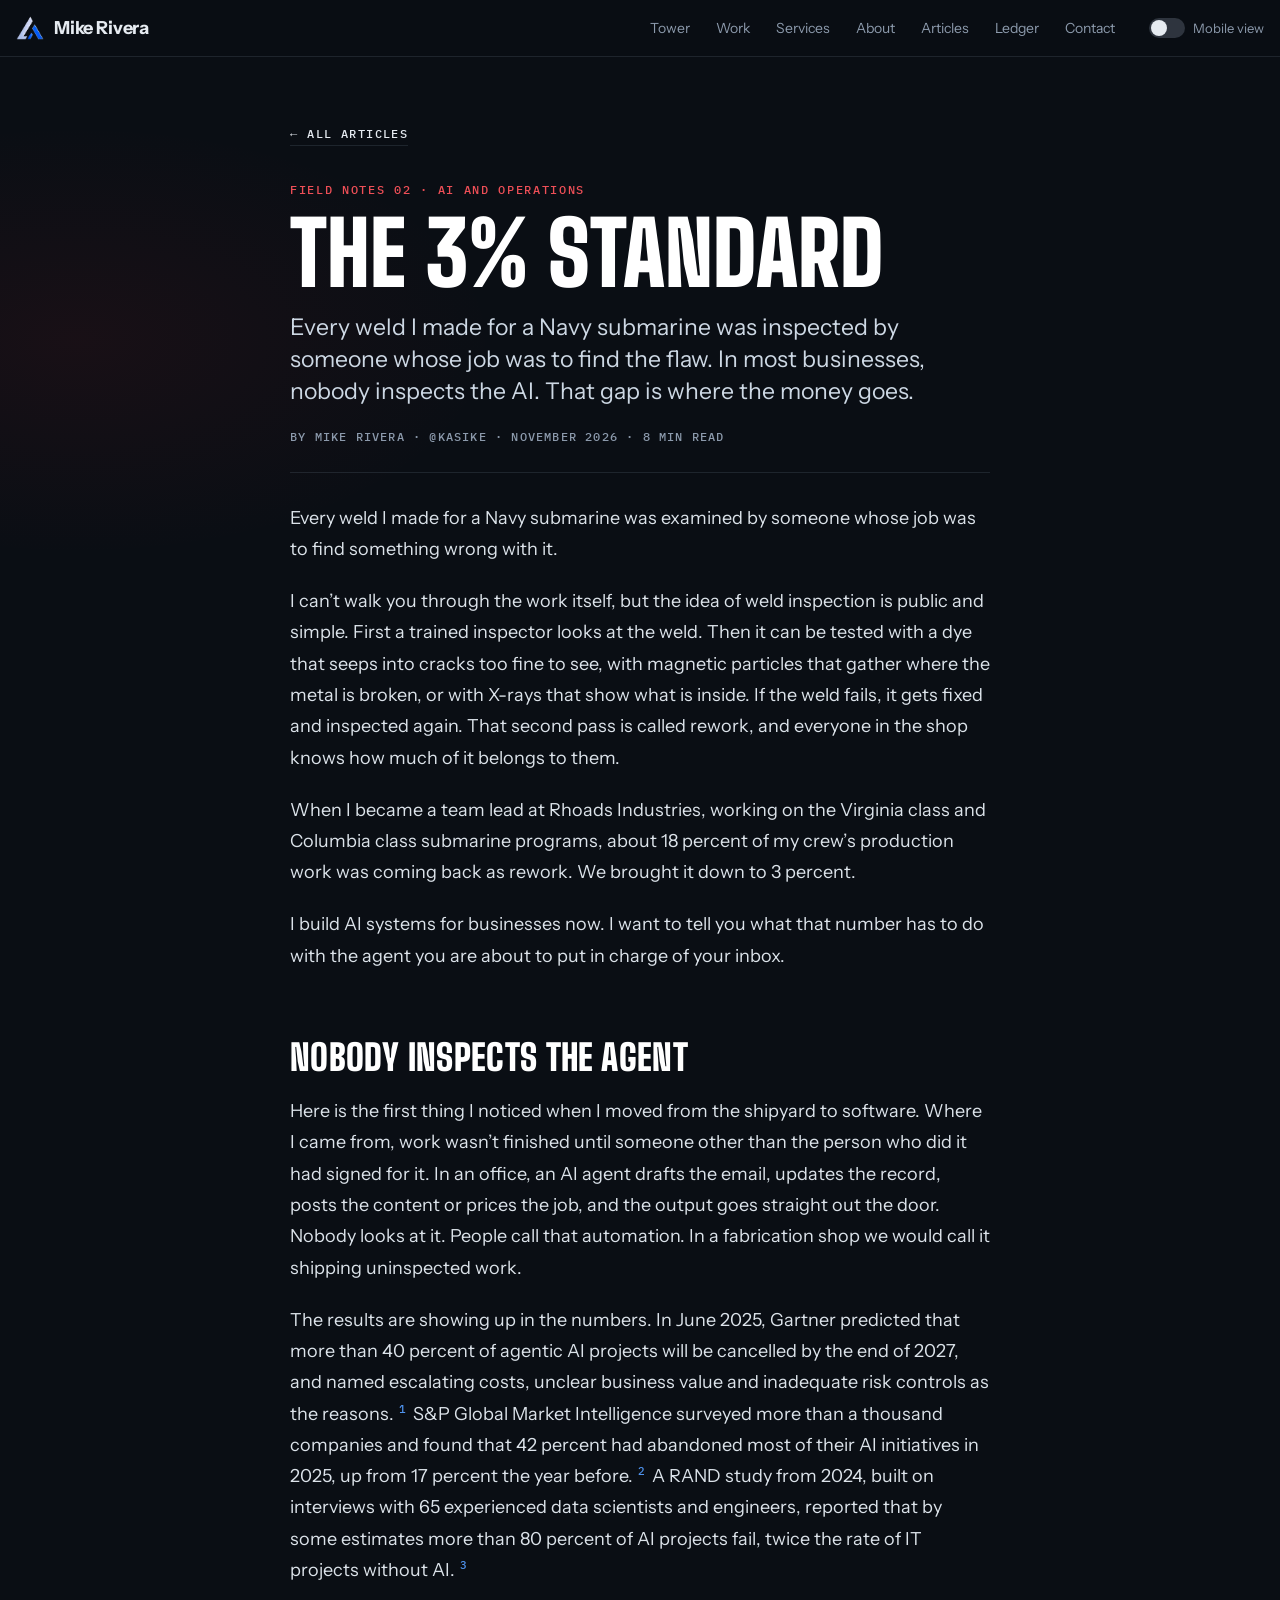
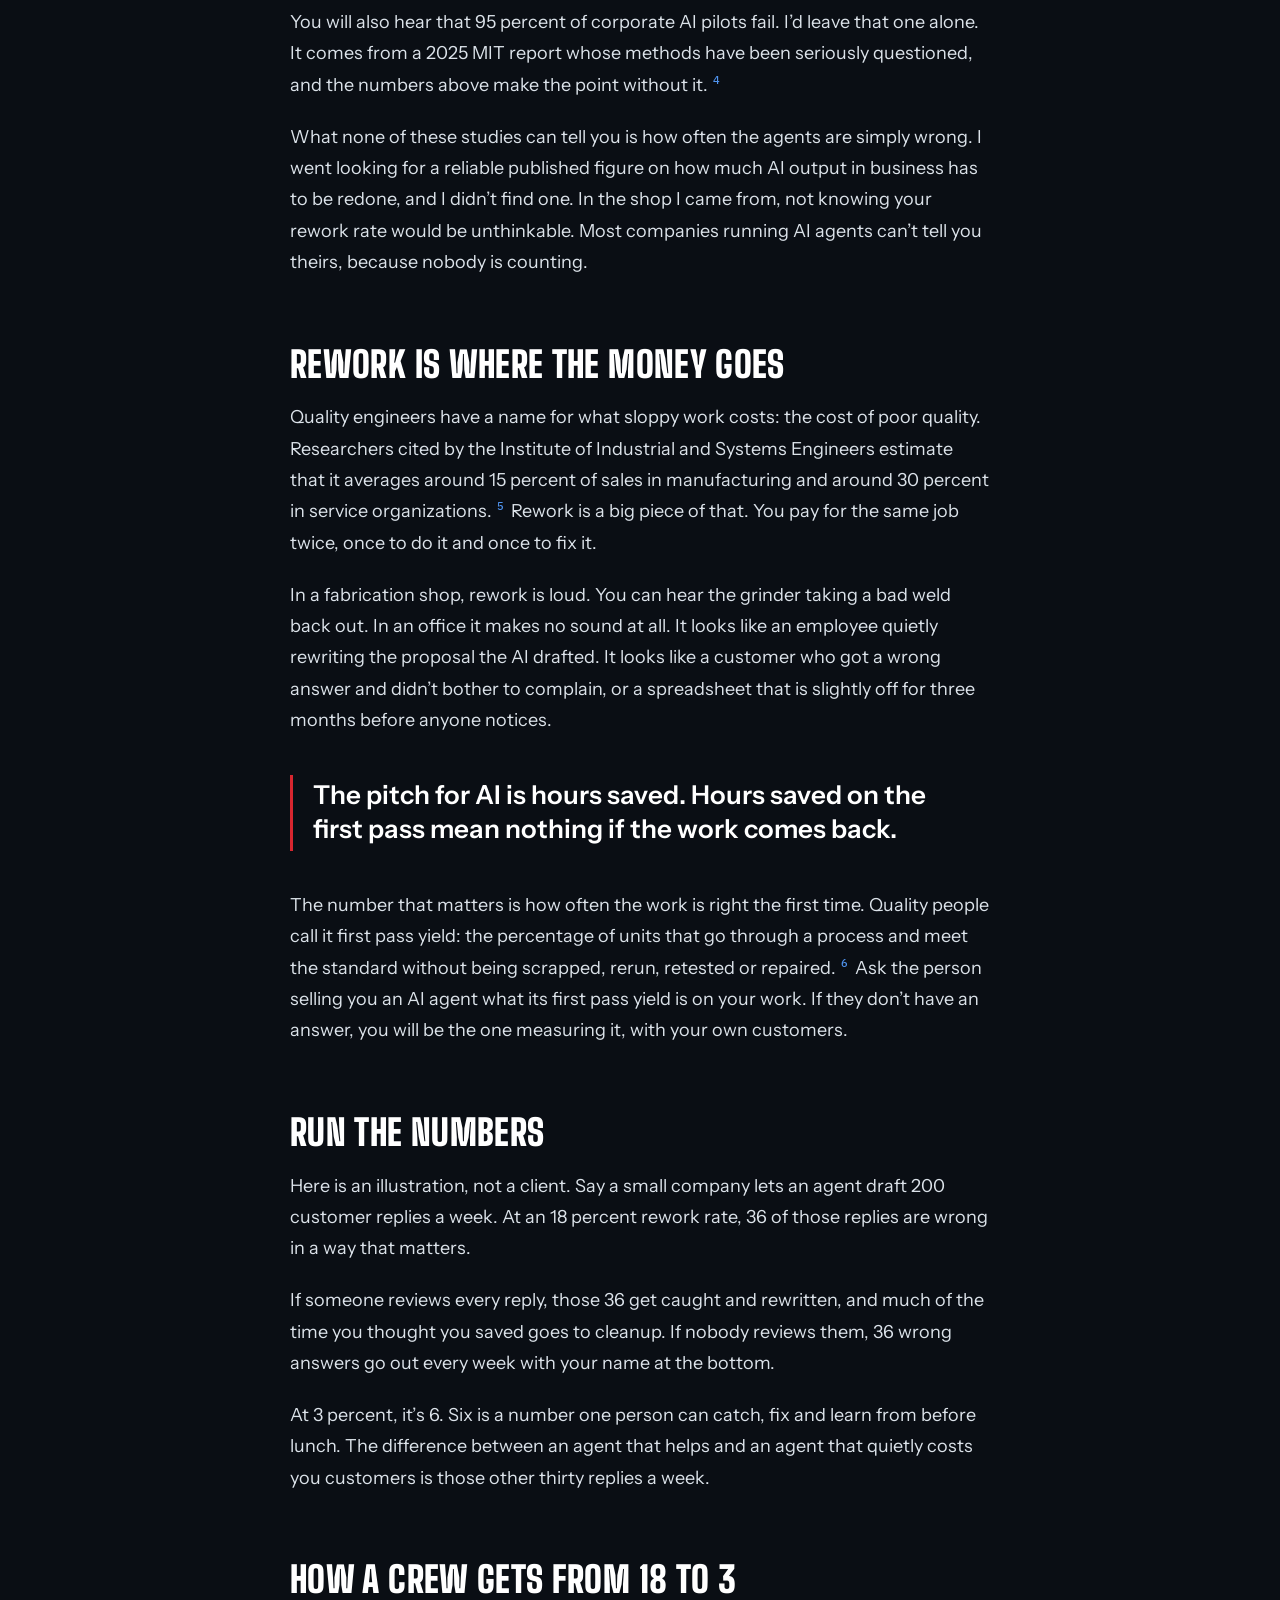
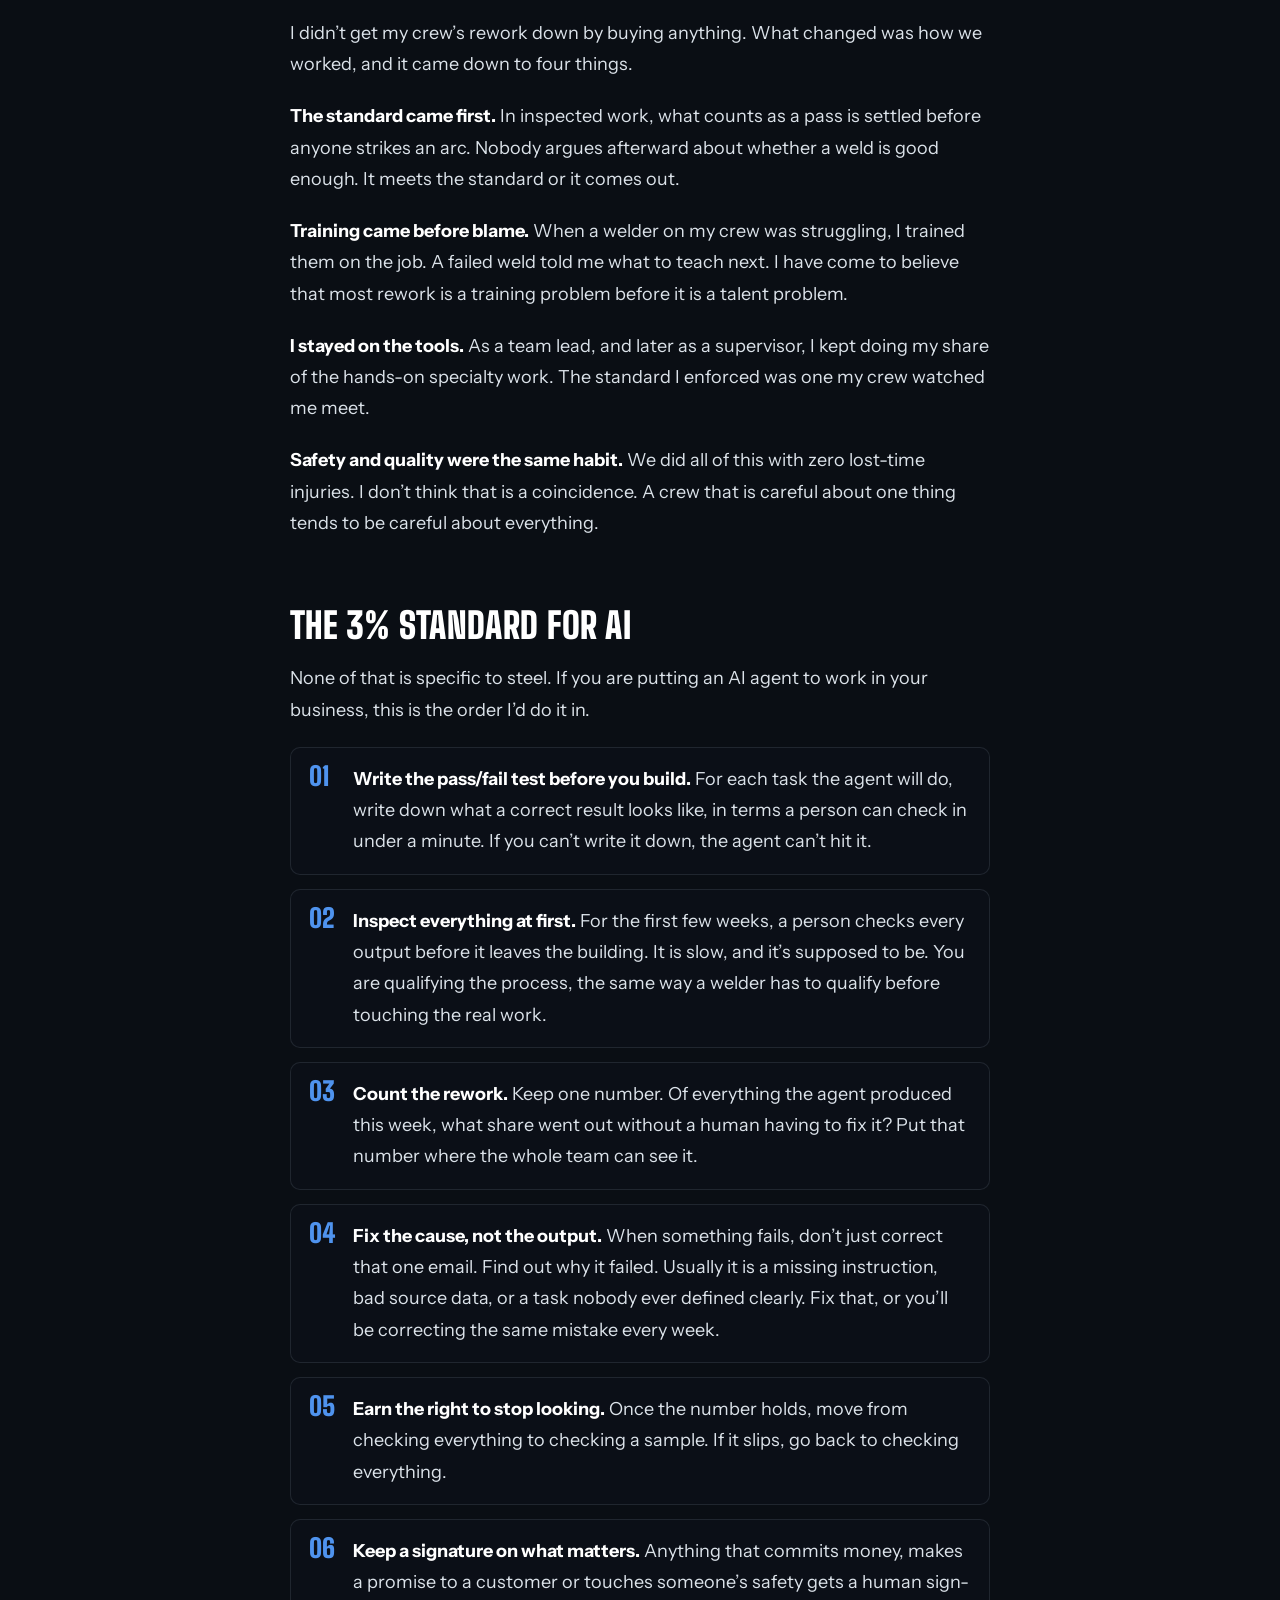
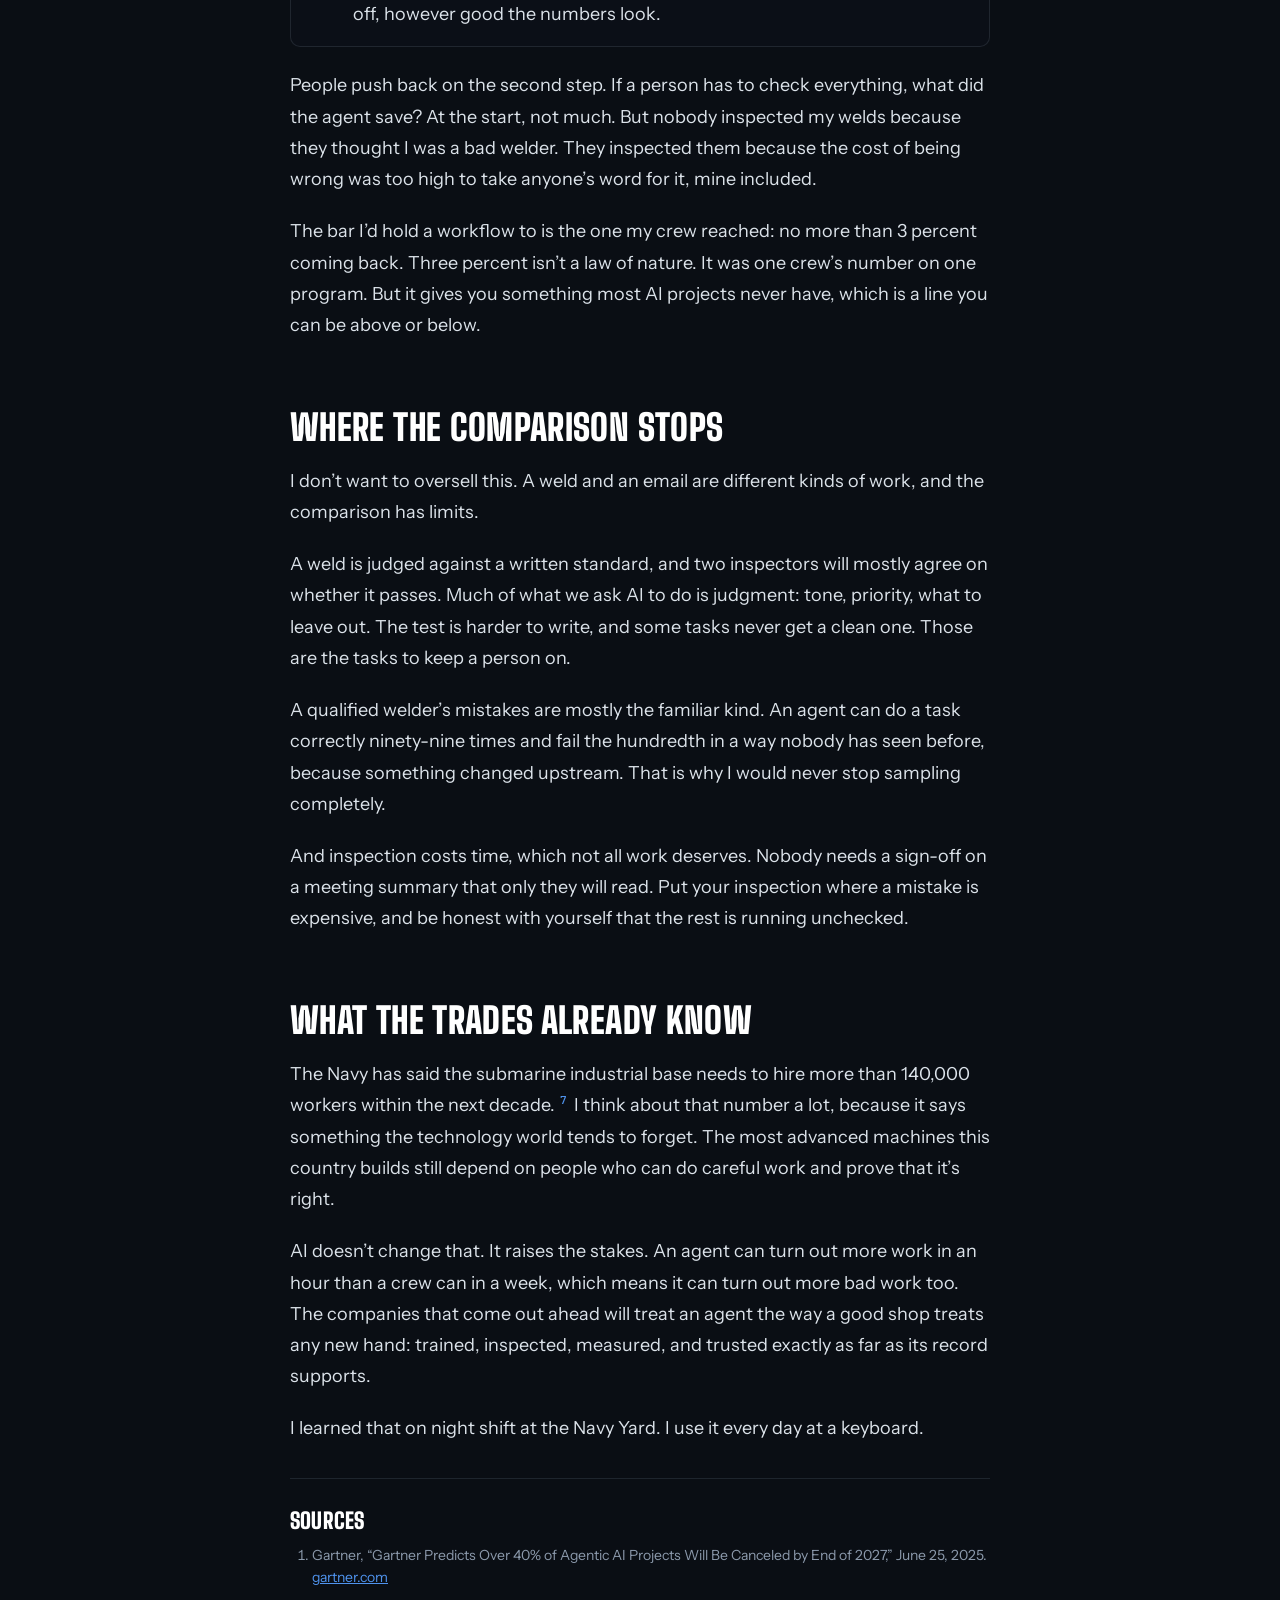
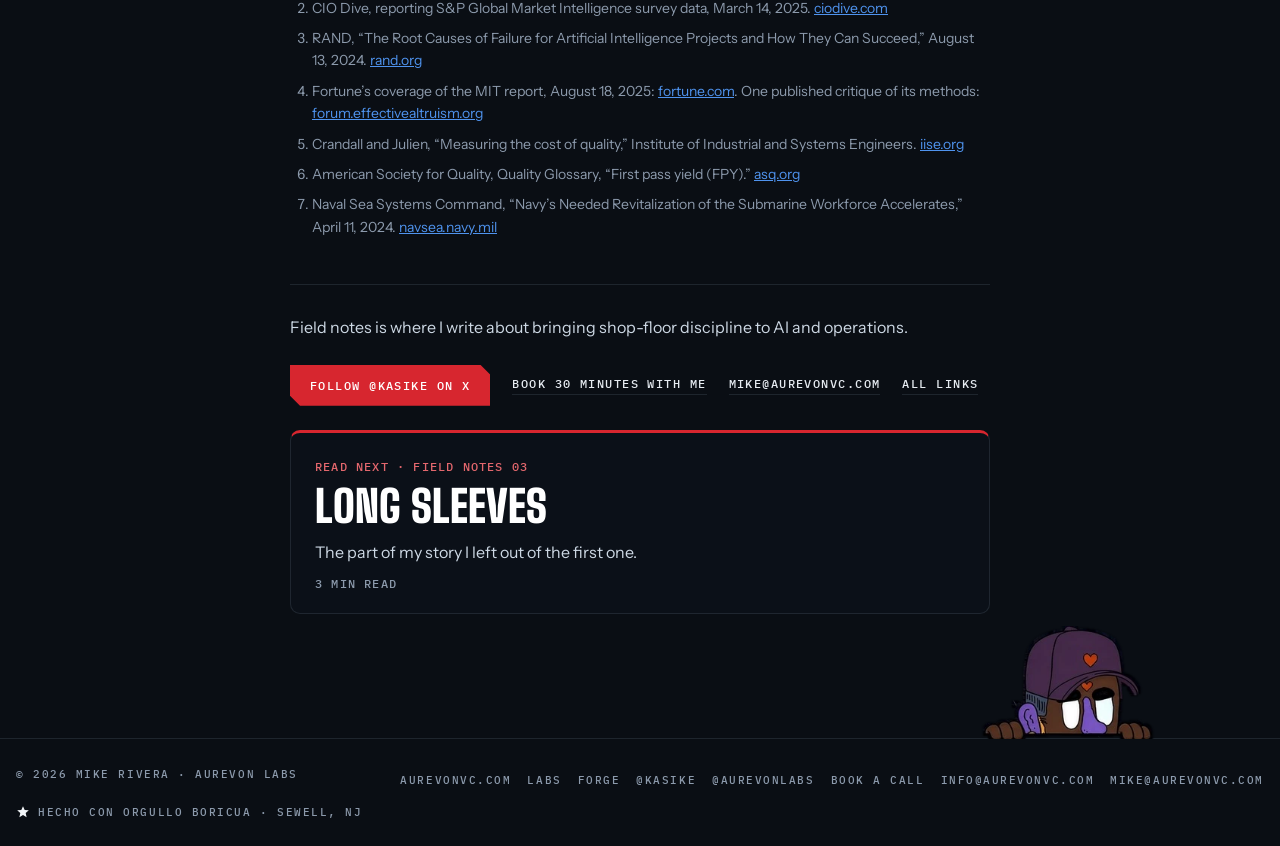
<file: articles/the-three-percent-standard.html>
<!DOCTYPE html>
<html lang="en" class="rd">
<head>
<meta charset="utf-8">
<meta name="viewport" content="width=device-width, initial-scale=1, viewport-fit=cover">
<title>The 3% Standard · Mike Rivera</title>
<meta name="description" content="Every weld I made for a Navy submarine was inspected by someone whose job was to find the flaw. In most businesses, nobody inspects the AI. That gap is where the money goes.">
<link rel="canonical" href="https://kasike.dev/articles/the-three-percent-standard">
<meta name="theme-color" content="#0a0e14">
<link rel="icon" type="image/png" sizes="32x32" href="/icon-32.png">
<link rel="icon" type="image/png" sizes="192x192" href="/icon-192.png">
<link rel="apple-touch-icon" href="/icon-180.png">
<meta property="og:site_name" content="Mike Rivera">
<meta property="og:type" content="article">
<meta property="og:title" content="The 3% Standard">
<meta property="og:description" content="Every weld I made for a Navy submarine was inspected by someone whose job was to find the flaw. In most businesses, nobody inspects the AI. That gap is where the money goes.">
<meta property="og:url" content="https://kasike.dev/articles/the-three-percent-standard">
<meta property="og:image" content="https://kasike.dev/og-the-three-percent-standard.jpg">
<meta property="og:image:width" content="1200">
<meta property="og:image:height" content="630">
<meta name="twitter:card" content="summary_large_image">
<meta name="twitter:site" content="@kasike">
<meta name="twitter:creator" content="@kasike">
<meta name="twitter:title" content="The 3% Standard">
<meta name="twitter:description" content="Every weld I made for a Navy submarine was inspected by someone whose job was to find the flaw. In most businesses, nobody inspects the AI. That gap is where the money goes.">
<meta name="twitter:image" content="https://kasike.dev/og-the-three-percent-standard.jpg">
<meta property="article:author" content="Mike Rivera">
<meta property="article:published_time" content="2026-11-12">
<script type="application/ld+json">{"@context": "https://schema.org", "@graph": [{"@type": "Person", "@id": "https://kasike.dev/#mike", "name": "Mike Rivera", "alternateName": "kasike", "url": "https://kasike.dev/", "jobTitle": "Founder, Aurevon Labs", "worksFor": [{"@type": "Organization", "name": "Aurevon Ventures", "url": "https://www.aurevonvc.com"}, {"@type": "Organization", "name": "LJM Homes"}], "sameAs": ["https://x.com/kasike", "https://x.com/AurevonLabs", "https://www.aurevonvc.com", "https://labs.aurevonvc.com"]}, {"@type": "WebSite", "name": "Mike Rivera", "url": "https://kasike.dev/"}, {"@type": "Article", "headline": "The 3% Standard", "description": "Every weld I made for a Navy submarine was inspected by someone whose job was to find the flaw. In most businesses, nobody inspects the AI. That gap is where the money goes.", "author": {"@id": "https://kasike.dev/#mike"}, "publisher": {"@id": "https://kasike.dev/#mike"}, "datePublished": "2026-11-12", "dateModified": "2026-11-13", "image": "https://kasike.dev/og-the-three-percent-standard.jpg", "mainEntityOfPage": "https://kasike.dev/articles/the-three-percent-standard"}]}</script>
<link rel="preload" href="/fonts/big-shoulders-display-latin-1.woff2" as="font" type="font/woff2" crossorigin>
<link rel="preload" href="/fonts/instrument-sans-latin-7.woff2" as="font" type="font/woff2" crossorigin>
<script>(function(){var d=document.documentElement,m=matchMedia("(max-width:760px)").matches;try{var p=localStorage.getItem("rt-mobile");if(p!==null)m=p==="1"}catch(e){}if(m)d.classList.add("m");if(/^\/(articles|ledger)(\/|$)/.test(location.pathname))d.classList.add("rd")})()</script>
<meta name="referrer" content="strict-origin-when-cross-origin">
<link rel="stylesheet" href="/app.4cdf4be18d.css">
</head>
<body>
<a class="skip" href="/#home" id="skip">Skip to content</a>
<canvas id="scene" aria-hidden="true"></canvas>
<div id="tags"></div>

<header class="wrap bar">
  <div class="inner">
    <a class="mark" href="/#home" aria-label="Mike Rivera, top of page"><img src="/assets/logo.webp" data-a="logo" alt="" width="302" height="265">Mike Rivera</a>
    <nav aria-label="Sections">
      <a href="/#tower">Tower</a><a href="/#work">Work</a><a href="/#services">Services</a><a href="/#about">About</a><a href="/articles">Articles</a><a href="/ledger">Ledger</a><a href="/#contact">Contact</a>
    </nav>
    <button class="msw" id="msw" type="button" role="switch" aria-checked="false"><span class="msw-t" aria-hidden="true"><i></i></span>Mobile view</button>
  </div>
</header>

<noscript><p style="position:relative;z-index:2;margin:0;padding:14px 16px;background:#111823;color:#e6ebf1">This page needs JavaScript for the interactive tower. The articles and links below still work without it.</p></noscript>
<main aria-label="Portfolio" hidden>
  <section class="wrap landing" id="home" aria-label="Mike Rivera">
    <div class="inner land">
      <div class="land-lock">
        <img class="land-logo" src="/assets/logo.webp" data-a="logo" alt="Aurevon Labs logo" width="302" height="265">
        <div><h1>Mike Rivera</h1><p class="land-org">Aurevon Labs</p><p class="land-at">@kasike</p></div>
      </div>
      <p class="land-line">I raised steel on New York towers and welded for the U.S. Navy’s Virginia and Columbia class nuclear submarines. Now I build <em>AI systems and products</em> that carry real load.</p>
      <div class="actions">
        <a class="btn" href="/#tower">Enter the tower<svg viewBox="0 0 16 16" aria-hidden="true"><path d="M8 2v11M3 8l5 5 5-5" fill="none" stroke="currentColor" stroke-width="1.6"/></svg></a>
        <a class="link" href="/#work">Work</a><a class="link" href="/#about">About me</a><a class="link" href="/articles">Articles</a><a class="link" href="/ledger">Ledger</a><a class="link" href="/#contact">Contact</a>
      </div>
    </div>
    <img class="kas" src="/assets/kas.webp" data-a="kas" alt="" width="231" height="150">
  </section>

  <section class="wrap hero" id="tower" aria-label="The Rivera Nexus">
    <div class="inner hero-grid">
      <div class="intro">
        <span class="kick">The Rivera Nexus · San&nbsp;Juan</span>
        <h2>One floor per line of work</h2>
        <p class="lead">Six floors on the headland at El Morro, one for each line of my work. Pick a floor to lift the ones above it and see how the work moves.</p>
      </div>
      <nav class="panel floors" aria-label="Floors"><ul class="fl-list" id="floorList"></ul></nav>
      <div class="stage" id="stage">
        <p class="hint" id="hint">Click any floor to look inside</p>
        <div class="stage-ui"><button type="button" data-f="-1">Whole tower</button><button type="button" id="btnNext">Next floor ↑</button></div>
      </div>
      <aside class="panel detail" id="detail"></aside>
    </div>
  </section>

  <section class="wrap s scrim-full" id="work" aria-labelledby="work-h">
    <div class="inner">
      <div class="s-head">
        <span class="kick">Work</span>
        <h2 class="big" id="work-h">Selected work</h2>
        <p>Eight projects. Pick one to see what it does, how it works and a working demo.</p>
      </div>
      <div class="tabs" id="tabs" role="group" aria-label="Projects"></div>
      <div id="show"></div>
    </div>
  </section>

  <section class="wrap s scrim-full" id="services" aria-labelledby="svc-h">
    <div class="inner">
      <div class="s-head">
        <span class="kick">Services</span>
        <h2 class="big" id="svc-h">Work with me</h2>
      </div>
      <div id="svc"></div>
      <div style="margin-top:64px">
        <span class="kick">Aurevon Ventures</span>
        <div class="verts"><span>E-commerce</span><span>CRE underwriting and acquisitions</span><span>Business consulting</span><span>Ad marketplace for AI agent apps</span><span>Web3 community</span><span>Financial planning tools</span></div>
        <p class="motto">Systems <i>·</i> Capital <i>·</i> Infrastructure</p>
      </div>
    </div>
  </section>

  <section class="wrap s scrim" id="about" aria-labelledby="ab-h">
    <div class="inner">
      <div class="s-head">
        <span class="kick">About</span>
        <h2 class="big" id="ab-h">Built from the steel up</h2>
      </div>
      <div class="bio">
        <div>
          <p>I'm Mike Rivera. I started in structural steel on New York high-rises, then spent three years at Rhoads Industries on the U.S. Navy's nuclear submarine program, working on the Virginia class and Columbia class boats. I went from entry-level nuclear welder to team lead to operations supervisor at 23, and then into multifamily underwriting at LJM Homes.</p>
          <p>Today I run Aurevon Labs, where I build AI systems and products, and I co-own Aurevon Ventures. Each floor of a building goes in level and bolted before the next one lands on it. My career went up the same way. <a class="link" href="/articles/the-long-ride-home">Read the full story</a></p>
        </div>
        <dl>
          <div><dt>Roots</dt><dd>Philadelphia-born, boricua</dd></div>
          <div><dt>Based</dt><dd>Sewell, New Jersey</dd></div>
          <div><dt>Naval nuclear</dt><dd>Virginia and Columbia class submarine programs · Rhoads Industries, Philadelphia Navy Yard</dd></div>
          <div><dt>Education</dt><dd>Top 2% of my high school class · Immaculata University, on a baseball scholarship · The Wharton School (professional certificate, real estate and private equity)</dd></div>
          <div><dt>Credentials</dt><dd>200+ Navy-issued qualifications, including VT, PT, MT and RT weld inspection · OSHA 30 · NYC DOB Site Safety · 32-Hr Rigging Supervisor</dd></div>
          <div><dt>Email</dt><dd><a href="mailto:mike@aurevonvc.com">mike@aurevonvc.com</a> · general inquiries: <a href="mailto:info@aurevonvc.com">info@aurevonvc.com</a></dd></div>
        </dl>
      </div>
      <div class="loads" id="loadsGrid"></div>
      <div class="ljm" id="ljm" role="group" aria-labelledby="ljm-h">
        <div class="ljm-head"><span class="kick">Family firm · Commercial real estate</span><h3 id="ljm-h">LJM Homes</h3><p>A small, family-run CRE investment firm that specializes in syndication, with deals from duplexes all the way to 100-unit properties.</p></div>
        <div class="ljm-cols">
          <div><h4>What we do</h4><p>We bring investors together to buy multifamily properties and run every deal as a syndication. Our range runs from a duplex to a 100-unit building.</p></div>
          <div><h4>How it started</h4><p>My father, Luis Rivera, founded the firm after a real estate investing summit in Florida. He came home inspired and informed, and got to work.</p></div>
          <div><h4>My part</h4><p>I went back to school and got certified to underwrite accurately, because that was what we needed to acquire more opportunities. As EVP I run the underwriting and vet every deal.</p></div>
        </div>
        <ul class="ljm-facts"><li><b>5</b>people, family owned and operated</li><li><b>2 to 100</b>units per property</li><li><b>$150M+</b>underwritten</li><li><b>Nationwide</b>where we operate</li></ul>
      </div>
      <h3 class="seq-h">The climb, floor by floor</h3>
      <ol class="seq">
        <li><div class="fl">BASE<b>B1</b></div><div><h3>Foundation</h3><p>Philadelphia-born, boricua at the root. Everything above sits on family, work ethic and the island.</p></div></li>
        <li><div class="fl">FLOOR<b>01</b></div><div><h3>Journeyman and Foreman Ironworker</h3><p>Structural steel on mid-rise and high-rise towers across all five boroughs of New York City. Connecting at height, rigging picks under mobile, crawler and tower cranes, and running a crew as foreman within a year.</p></div></li>
        <li><div class="fl">FLOOR<b>02</b></div><div><h3>Certified welder and field fabrication</h3><p>Taught myself to weld in my backyard and got certified. Assembly-line fabrication at Wastequip, then mobile structural and ornamental repair work across the tri-state area for Delaware Valley Container &amp; Repair.</p></div></li>
        <li><div class="fl">FLOOR<b>03</b></div><div><h3>U.S. Navy nuclear submarine program · Rhoads Industries</h3><p>Three years on Virginia class and Columbia class submarine work. Nuclear welder on the original second-shift crew, team lead in under a year, operations supervisor at 23. Rework on my crew went from 18% to 3% with zero lost-time injuries. 10,000+ hours and 200+ Navy-issued qualifications.</p></div></li>
        <li><div class="fl">FLOOR<b>04</b></div><div><h3>EVP and underwriter, LJM Homes</h3><p>Multifamily syndication and acquisitions with my father's firm, with more than $150M underwritten. Professional certificate in real estate and private equity from the Wharton School. A scheduling agent I built for myself pulled me into software and into underwriting.</p></div></li>
        <li class="now"><div class="fl">FLOOR<b>05</b></div><div><h3>Founder, Aurevon Labs</h3><p>AI systems and product engineering. Co-owner and EVP of Aurevon Ventures in Sewell, New Jersey.</p></div></li>
      </ol>
    </div>
  </section>

  <section class="wrap top scrim-full" id="contact" aria-labelledby="top-h">
    <div class="inner">
      <span class="kick">Contact</span>
      <h2 class="big" id="top-h">Got something that needs to carry load?</h2>
      <div class="actions">
        <a class="btn" href="https://calendar.app.google/i451vosRrccDw9468" target="_blank" rel="noopener">Book 30 minutes with Mike<svg viewBox="0 0 16 16" aria-hidden="true"><path d="M3 13 13 3M6 3h7v7" fill="none" stroke="currentColor" stroke-width="1.6"/></svg></a>
        <a class="link" href="https://labs.aurevonvc.com" target="_blank" rel="noopener">Start a project</a>
        <a class="link" href="https://x.com/kasike" target="_blank" rel="noopener">Message @kasike on X</a>
      </div>
      <p class="hub-note">Inquiries, consultations, partnerships, or just to connect. General inquiries: <a href="mailto:info@aurevonvc.com">info@aurevonvc.com</a>. To reach me directly: <a href="mailto:mike@aurevonvc.com">mike@aurevonvc.com</a>.</p>
      <div class="hub" id="links">
        <div><h3>Sites</h3><ul>
          <li><a href="https://www.aurevonvc.com" target="_blank" rel="noopener">Aurevon Ventures<span>aurevonvc.com</span></a></li>
          <li><a href="https://labs.aurevonvc.com" target="_blank" rel="noopener">Aurevon Labs<span>labs.aurevonvc.com</span></a></li>
          <li><a href="https://forge.aurevonvc.com" target="_blank" rel="noopener">Forge by Aurevon Labs<span>forge.aurevonvc.com</span></a></li>
        </ul></div>
        <div><h3>Social</h3><ul>
          <li><a href="https://x.com/kasike" target="_blank" rel="noopener">@kasike<span>Mike on X</span></a></li>
          <li><a href="https://x.com/AurevonLabs" target="_blank" rel="noopener">@AurevonLabs<span>Aurevon Labs on X</span></a></li>
        </ul></div>
        <div><h3>Calendar and email</h3><ul>
          <li><a href="https://calendar.app.google/i451vosRrccDw9468" target="_blank" rel="noopener">30 minutes with Mike<span>Book a time</span></a></li>
          <li class="em-row"><b>General inquiries</b><span class="em-r"><a class="em" href="mailto:info@aurevonvc.com">info@aurevonvc.com</a><button class="cp" type="button" data-copy="info@aurevonvc.com" aria-label="Copy info@aurevonvc.com">Copy</button></span></li>
          <li class="em-row"><b>Mike, direct</b><span class="em-r"><a class="em" href="mailto:mike@aurevonvc.com">mike@aurevonvc.com</a><button class="cp" type="button" data-copy="mike@aurevonvc.com" aria-label="Copy mike@aurevonvc.com">Copy</button></span></li>
        </ul></div>
      </div>
    </div>
  </section>
</main>

<div class="wrap reader" id="reader" role="main" aria-label="Articles">
  <div class="inner">
    <div id="rdIndex" hidden>
      <div class="s-head"><span class="kick">Articles</span><h1 class="big" tabindex="-1">Field notes</h1><p class="rd-sub">Long reads from the steel, the shipyard and the build bench.</p></div>
      <div class="rd-cards">
        <a class="rd-card" href="/articles/the-long-ride-home" style="--c:var(--red)"><span class="rd-tag">01 · My story</span><h2>The Long Ride Home</h2><p>I lost a full scholarship in the middle of a baseball game. Everything I have built since started on the bus ride back.</p><span class="rd-meta">Mike Rivera · 6 min read</span></a>
        <a class="rd-card" href="/articles/the-three-percent-standard" style="--c:var(--chrome)"><span class="rd-tag">02 · AI and operations</span><h2>The 3% Standard</h2><p>Every weld I made for a Navy submarine was inspected. In most businesses, nobody inspects the AI. That gap is where the money goes.</p><span class="rd-meta">Mike Rivera · 8 min read</span></a>
        <a class="rd-card" href="/articles/long-sleeves" style="--c:var(--red)"><span class="rd-tag">03 · My story</span><h2>Long Sleeves</h2><p>For most of my life I covered my skin so nobody would see it. This is the part of my story I left out of the first one.</p><span class="rd-meta">Mike Rivera · 3 min read</span></a>
      </div>
      <h2 class="rd-h" id="x-h">Also published on X</h2>
      <div class="rd-cards" role="group" aria-labelledby="x-h">
        <a class="rd-card" href="https://x.com/kasike/status/2113624016120684659" target="_blank" rel="noopener" style="--c:var(--chrome)"><span class="rd-tag">X article · AI agents</span><h3>Your agent starts every session from zero</h3><p>Memory is four small decisions you make on the agent’s behalf: what to keep, where it lives, when it gets written and when it comes back. With a layout, a startup prompt and a checklist you can copy.</p><span class="rd-meta">@kasike on X · Oct 23, 2026 · 8 min read<span aria-hidden="true"> ↗</span></span></a>
        <a class="rd-card" href="https://x.com/kasike/status/2118805637635437049" target="_blank" rel="noopener" style="--c:var(--red)"><span class="rd-tag">X article · Under the Radar</span><h3>What @whaledevstudios teaches about agent-built games</h3><p>The first Under the Radar spotlight: a public build with its AI use disclosed, how the agent workflow runs, and four lessons you can use in your own builds this week.</p><span class="rd-meta">@kasike on X · Nov 6, 2026 · 5 min read<span aria-hidden="true"> ↗</span></span></a>
      </div>
      <h2 class="rd-h" id="cm-h">Community · from @AurevonLabs</h2>
      <blockquote class="xpost" cite="https://x.com/AurevonLabs/status/2121141293229424673">
        <p>Check out the new timeline list to get all your ai news, updates, insights, and to connect with fellow members of the space!</p>
        <p class="xpost-by">Aurevon Labs (@AurevonLabs) · November 13, 2026</p>
        <div class="actions"><a class="btn" href="https://t.co/fwtrnbBaG2" target="_blank" rel="noopener">Open the list on X<svg viewBox="0 0 16 16" aria-hidden="true"><path d="M3 13 13 3M6 3h7v7" fill="none" stroke="currentColor" stroke-width="1.6"/></svg></a><a class="link" href="https://x.com/AurevonLabs/status/2121141293229424673" target="_blank" rel="noopener">View the post</a></div>
      </blockquote>
      <p class="rd-back2"><a class="link" href="/#home">&larr; Back to the tower</a></p>
    </div>
    <div id="ledger" hidden>
      <div class="s-head"><span class="kick">Ledger</span><h1 class="big" tabindex="-1">Build ledger</h1><p class="rd-sub">Five repos I ship from. Each card answers the five things a reviewer checks in the first twenty seconds.</p></div>
      <ul class="lg-key" aria-label="What every card shows"><li>Live demo</li><li>A score I can defend</li><li>Latency, measured</li><li>The tradeoff</li><li>Broke once, then fixed</li></ul>
      <p class="lg-stat" id="lgStat" role="status"></p>
      <div class="lg-cards" id="lgCards"></div>
      <h2 class="lg-h" id="lg-h">Every push, in plain words</h2>
      <ol class="lg-rows" id="lgRows" aria-labelledby="lg-h"></ol>
      <p class="lg-note">How this page stays current: a small function on this site reads the latest commits from GitHub and times one request to each live site, then the page refreshes itself every few minutes. Commit messages are shortened into plain language, and anything security-sensitive is summarized without detail. Deploy counts come from Vercel as of November 13, 2026. The checklist follows <a href="https://x.com/suraj_sharma14/status/2100834706166255707" target="_blank" rel="noopener">Suraj Sharma’s note on what reviewers look for</a>.</p>
      <p class="rd-back2"><a class="link" href="/#home">&larr; Back to the tower</a></p>
      <script type="application/json" id="ledData">{"generated":"2026-11-13T07:00:00Z","live":false,"repos":[{"id":"kasike-dev","repo":"mikerivera33/kasike-dev","branch":"main","name":"kasike.dev","what":"This site. Static pages plus one small function, no framework.","demo":"https://kasike.dev/","demoLabel":"kasike.dev","deploys":[2,2],"score":"More than 150 automated checks pass on this build, including 12 failure-injection tests, with 0 accessibility violations.","tradeoff":"No framework and no build step on the host. I hand-rolled the routing and gave up convenience. In return an article page stays under 200 KB and the security policy stays strict.","fix":"Article pages were downloading the whole 3D scene. It now loads only on the tower page: 2.4 MB down to 174 KB.","commits":[{"sha":"99e9b81","date":"2026-11-13T05:37:08Z","kind":"fix","text":"Article pages were downloading the whole 3D scene. It now loads only on the tower page: 2.4 MB down to 174 KB."},{"sha":"65c38b8","date":"2026-11-13T05:18:03Z","kind":"feature","text":"First production build of this site: real page addresses, self-hosted fonts and strict security headers."}],"src":"snapshot","latency":null,"head":null},{"id":"aurevon-site","repo":"mikerivera33/Aurevon-site","branch":"main","name":"Aurevon Ventures","what":"Company site with memberships, Stripe payments and automatic Discord access.","demo":"https://www.aurevonvc.com/","demoLabel":"aurevonvc.com","deploys":[6,6],"score":"Public copy cut by 37%: 58.5k characters down to 37k across 21 pages.","tradeoff":"A subscriber is identified from the Stripe customer record, not from an email typed into a request. More plumbing, but a request cannot claim someone else’s subscription.","fix":"Payment methods that settle later were reported as complete before the money arrived. Fulfilment now waits for the funds.","commits":[{"sha":"3aff051","date":"2026-11-03T21:06:52Z","kind":"fix","text":"Buy-one-get-one orders no longer earn a membership pass, and a duplicate product listing is gone. The site copy and the back end now agree."},{"sha":"42e016f","date":"2026-11-03T06:00:29Z","kind":"feature","text":"Cut the public pages down to headings, facts and actions: 58.5k characters of text to 37k across 21 pages."},{"sha":"7e140af","date":"2026-11-02T22:30:42Z","kind":"docs","text":"Wrote down the verified production setup and the rules for payments, intake and Discord, so every later change follows them."},{"sha":"ea94940","date":"2026-11-02T22:30:19Z","kind":"fix","text":"Payment lifecycle tightened: nothing ships before funds settle, and a cancelled member loses access cleanly."},{"sha":"2331f6a","date":"2026-11-02T22:22:32Z","kind":"fix","text":"A payment lookup was failing in production with no reason recorded. Added the logging needed to find the cause."}],"src":"snapshot","latency":null,"head":null},{"id":"forge","repo":"mikerivera33/Forge-ai","branch":"main","name":"Forge","what":"A custom storefront with Shopify behind the counter, and a shopping assistant in the chat.","demo":"https://forge.aurevonvc.com/","demoLabel":"forge.aurevonvc.com","deploys":[6,6],"score":"Every push runs unit tests, lint and a smoke test against production after it deploys.","tradeoff":"The chat assistant runs under a hard spending cap with strict request checks. It refuses before it overspends.","fix":"Adding an item from the chat covered the conversation with the cart, so a shopper could not keep talking. Fixed in the next push.","commits":[{"sha":"690f112","date":"2026-11-02T21:44:58Z","kind":"security","text":"Hardened the chat’s rate limit so a visitor cannot dodge it."},{"sha":"2811d19","date":"2026-11-02T21:28:17Z","kind":"fix","text":"Adding an item from the chat used to cover the conversation with the cart. Now you can keep talking."},{"sha":"5f0bc40","date":"2026-11-02T21:10:08Z","kind":"test","text":"The post-deploy check now waits until production is serving the new code, then smoke-tests it."},{"sha":"77772a4","date":"2026-11-02T21:09:51Z","kind":"feature","text":"Ask Forge chat: requests are validated, spend is capped, cart options are strict and the widget is accessible."},{"sha":"c039d4f","date":"2026-11-02T20:41:32Z","kind":"test","text":"Automated checks now cover the storefront, the post-deploy check actually runs, and lint errors block a merge."}],"src":"snapshot","latency":null,"head":null},{"id":"interlude","repo":"mikerivera33/aurevon-interlude","branch":"main","name":"Interlude","what":"A marketplace for AI wait time: sponsors pay for verified seconds, the person waiting earns a share.","demo":"https://interlude.aurevonvc.com/","demoLabel":"interlude.aurevonvc.com","deploys":[6,6],"score":"Billing audit: an exact 25.000000% split across 31 settled sessions, zero ledger drift, and settle-once held under 25 parallel requests.","tradeoff":"Backups upload off-site from inside the app, because the production image ships without a storage client. One more thing to maintain, nothing extra to install on the server.","fix":"A stress audit turned up ten findings and a real phone turned up three layout bugs. All thirteen are closed.","commits":[{"sha":"ddc021d","date":"2026-09-02T03:14:47Z","kind":"feature","text":"Took the site public: removed the preview password gate and the code that only existed to support it."},{"sha":"5841d99","date":"2026-08-24T09:42:44Z","kind":"docs","text":"Documented two settings that scripts read but the setup checklist never mentioned."},{"sha":"04a0cda","date":"2026-08-22T08:53:45Z","kind":"fix","text":"Tested on a real phone screen, found three wallet layout bugs (one tab was cut off) and fixed them."},{"sha":"88c3572","date":"2026-08-17T08:49:14Z","kind":"feature","text":"Built off-site backups into the app, because the production server had no tool to upload them."},{"sha":"d442147","date":"2026-08-17T01:09:57Z","kind":"fix","text":"Closed all ten findings from an end-to-end stress audit. The billing core itself came out exact."}],"src":"snapshot","latency":null,"head":null},{"id":"labs","repo":"mikerivera33/aurevon-labs","branch":"master","name":"Aurevon Labs","what":"The Labs site and the media pipeline behind the scheduled @AurevonLabs posts.","demo":"https://labs.aurevonvc.com/","demoLabel":"labs.aurevonvc.com","deploys":[5,5],"score":"28 of 28 images passed verification (size, checksum, format) before they went live.","tradeoff":"Post images ship as plain files on the site instead of through an upload service. Every pack is a commit: slower to publish, fully traceable.","fix":"A generated graphic went out with garbled labels. Rebuilt it with letter-perfect copy.","commits":[{"sha":"c164e54","date":"2026-09-29T13:20:06Z","kind":"chore","text":"Added the September 29 image pack so the scheduler can pull it from the Labs site."},{"sha":"b196f62","date":"2026-09-19T18:38:38Z","kind":"fix","text":"A generated graphic shipped with garbled labels. Rebuilt it with letter-perfect copy."},{"sha":"e02023c","date":"2026-09-15T21:35:52Z","kind":"chore","text":"Added the September 15 daily image pack for scheduled posts."},{"sha":"6366c20","date":"2026-09-15T21:31:49Z","kind":"chore","text":"Added 28 article images. Each file was verified by size, checksum and format before it went live."},{"sha":"f61aebe","date":"2026-09-15T09:10:47Z","kind":"chore","text":"Added the September 9 image pack for scheduled posts."}],"src":"snapshot","latency":null,"head":null}]}</script>
    </div>
<article class="art" id="art-the-long-ride-home" hidden>
  <a class="link rd-back" href="/articles">&larr; All articles</a>
  <header class="art-head">
    <span class="kick">My story</span>
    <h1 tabindex="-1">The Long Ride Home</h1>
    <p class="art-dek">I lost a full scholarship in the middle of a baseball game. Everything I have built since started on the bus ride back.</p>
    <p class="art-by">By Mike Rivera · @kasike · November 2026 · 6 min read</p>
  </header>
  <div class="art-body">
    <p>We were in Florida for the spring trip, in the middle of a game, when the word came down: finish it, pack up, get on the bus. It was March 2020 and COVID was shutting the country down. Washington was telling everyone to stay home, state after state was making it an order, and campuses were closing one after another. Ours wanted us back to clear out our rooms before classes moved online.</p>
    <p>The drive north took eighteen hours. I had graduated in the top 2 percent of my high school class and accepted a full scholarship to Immaculata University. I was a freshman there, playing college baseball and working toward a double major in criminology and psychology. By the time I carried my things out of the dorm, all of that was already ending. I just hadn’t read the fine print yet.</p>

    <h2>The fine print</h2>
    <p>My scholarship had a condition. To keep it, I had to be on campus and playing baseball. With the campus closed under the stay-at-home orders and the season cancelled, I could do neither. The scholarship went away, and without it I had to leave school.</p>
    <p>It crushed me. Baseball was what I had organized my life around, and it was gone in an afternoon for reasons that had nothing to do with how I played. I didn’t have time to grieve it properly. I needed a paycheck more than I needed a plan.</p>
    <p>It wasn’t the only thing that landed on me that spring. I wrote about the rest in <a href="/articles/long-sleeves">Long Sleeves</a>.</p>

    <h2>Two hundred feet up</h2>
    <p>I went back to work alongside my father, in structural steel. I started as a journeyman ironworker and rigging connector. The connector is the one standing on the steel when the crane swings the next piece in, who catches it and makes the first bolts. We built mid-rise and high-rise towers across all five boroughs of New York City, working under mobile cranes, crawler cranes and tower cranes. A year in, I was promoted to foreman.</p>
    <p>Walking a beam two hundred feet above the street teaches things a classroom doesn’t. You check your own work, because the next person is going to stand on it. And you count your crew at the end of the day, because the only good shift is the one everybody walks away from.</p>

    <h2>Feet on the ground</h2>
    <p>After my time on the beams, I wanted my feet back on the ground. So I taught myself to weld in my backyard and kept at it until I was certified.</p>
    <p>My first welding job was at Wastequip, building industrial dumpsters on an assembly line. It isn’t glamorous work and I’m glad I did it. An assembly line gives you repetitions, and repetitions are how a hand learns. After a year I moved to Delaware Valley Container &amp; Repair as a mobile fabrication specialist and repair welder, driving the tri-state area to fix structural and ornamental steel on site. A different site and a different problem every day.</p>
    <p>A year of that, and I wanted something bigger.</p>

    <h2>Second shift</h2>
    <p>I found it at Rhoads Industries, at the Philadelphia Navy Yard. Rhoads builds for the U.S. Navy’s nuclear submarine program, and my work there was on the Virginia class and Columbia class submarines. I’m not going to describe that work in any detail. It isn’t mine to share.</p>
    <p>What I can describe is the growth. When I walked in, the whole program had thirty-eight welders on day shift. The company had just landed a contract renewal and a major investment to expand, and the plan was to turn a family-run fabrication shop into one of the major military fabricators on the East Coast. Part of that plan was a second shift. I was on the original night crew: nine welders, one team lead and one manager.</p>
    <p>Three years later, when I left, there were about two hundred welders, fitters, inspectors and other personnel on days, and just under eighty on nights.</p>

    <div class="art-stats" role="group" aria-label="Three years at Rhoads Industries">
      <div><b>38 → ~280</b><span>From 38 day-shift welders to about 280 people across two shifts</span></div>
      <div><b>18% → 3%</b><span>Rework on my crew</span></div>
      <div><b>10,000+</b><span>Hours worked in three years</span></div>
      <div><b>200+</b><span>Navy-issued qualifications earned</span></div>
    </div>

    <p>I started at the bottom, as an entry-level nuclear welder. I had one rule for myself: nobody in the building was going to outwork me. In just under a year I was a team lead, running a crew of up to fifteen people.</p>

    <h2>Eighteen to three</h2>
    <p>The number I’m proudest of from those years is a small one. In this kind of work, every weld is inspected, and anything that doesn’t pass has to be fixed and inspected again. That’s called rework. When I took over my crew, about 18 percent of our production work was coming back. We got it down to 3 percent, and we did it with zero lost-time injuries.</p>
    <p class="pull">There was no trick to it. I trained my people on the job, held the same standard every shift, and stayed on the tools myself.</p>
    <p>Seven months after I made team lead, I was promoted again, to operations supervisor. I was twenty-three. As far as anyone there could tell me, I was the youngest person holding that job in the program at the time.</p>
    <p>I ran production schedules, planned and assigned the work, worked on budgets, coordinated with upper management and government officials, and trained the welders who were struggling. I also kept doing my share of the hands-on specialty work and shipfitting.</p>
    <p>In three years I put in a little over ten thousand hours. I also earned more than two hundred Navy-issued qualifications: stainless steel welding, high-capacity and complex rigging, scaffold building, and weld inspection by visual, liquid penetrant, magnetic particle and radiographic methods, among many others. Each one was a kind of job Rhoads could take on in-house instead of sending out to another shop. I collected them because I love learning how to do things. That has been true at every job I’ve had.</p>

    <h2>Starting over, again</h2>
    <p>Then came the government shutdown, and I was let go.</p>
    <p>This time I knew what to do when a door closed. My father was starting LJM Homes, a small family-run commercial real estate investment firm, and I went back to school so I could help him build it. I completed a professional certificate program in real estate and private equity at the Wharton School of the University of Pennsylvania. Today I run all of the underwriting and deal vetting for the firm, and I have underwritten more than $150 million in multifamily acquisitions.</p>
    <p>Underwriting turned out to be closer to welding than I expected. Both come down to finding the flaw before it gets buried under something expensive.</p>
    <p>Building a firm with my father made me want to build one of my own. So my fiancée, Alexa Fisher, and I started Aurevon Ventures and Aurevon Labs. We work across business consulting, operations management consulting, digital products, a digital community, Web3 products, and AI agent implementation and strategy.</p>

    <h2>Kasike</h2>
    <p>Online I go by kasike. It’s a Taíno word, the one the Spanish wrote down as <em>cacique</em>, and it means chief. My family is Puerto Rican. When I started building a presence of my own, I dug down into those roots and took the name.</p>
    <p>I lost a scholarship in the middle of a game. Since then I have connected steel over New York, welded for the Navy’s submarines, run a shift, underwritten deals, and started a company with the woman I’m going to marry. None of it was the plan I had at eighteen. All of it came from the same two habits: learn the next skill, and don’t let anyone outwork you.</p>
    <p>I’m still on that ride. If you want to see where it goes next, come along.</p>
  </div>
  <footer class="art-end">
    <div class="art-cta"><a class="btn" href="https://x.com/kasike" target="_blank" rel="noopener">Follow @kasike on X</a><a class="link" href="https://calendar.app.google/i451vosRrccDw9468" target="_blank" rel="noopener">Book 30 minutes with me</a><a class="link" href="mailto:mike@aurevonvc.com">mike@aurevonvc.com</a><a class="link" href="/#contact">All links</a></div>
    <a class="rd-card" href="/articles/the-three-percent-standard" style="--c:var(--chrome)"><span class="rd-tag">Read next · Field notes 02</span><h2>The 3% Standard</h2><p>What inspected welds taught me about putting AI agents to work.</p><span class="rd-meta">8 min read</span></a>
  </footer>
</article>

<article class="art" id="art-long-sleeves" hidden>
  <a class="link rd-back" href="/articles">&larr; All articles</a>
  <header class="art-head">
    <span class="kick">My story</span>
    <h1 tabindex="-1">Long Sleeves</h1>
    <p class="art-dek">For most of my life I covered my skin so nobody would see it. This is the part of my story I left out of the first one.</p>
    <p class="art-by">By Mike Rivera · @kasike · November 2026 · 3 min read</p>
  </header>
  <div class="art-body">
    <p>Growing up, I wore long sleeves most of the time. It wasn’t a style. I had severe eczema from my neck down, and my skin was red and inflamed nearly all the time. To anyone who didn’t know better, it looked like hives or chickenpox. Long sleeves kept people from seeing it, and they kept me from the embarrassment of being seen.</p>

    <h2>Thirty specialists</h2>
    <p>I saw more than thirty different specialists. For years, nothing got it under control.</p>
    <p>Then, at seventeen, I was approved for the under-18 human trials of a biologic drug for eczema that was new at the time, called Dupixent. I was told I was the first person in the United States approved for them.</p>
    <p>For me it was a miracle drug. It worked wonders, and it seemed to fix every medical issue I had.</p>
    <p class="pull">It also cost about $6,000 a month out of pocket, and that was with insurance.</p>

    <h2>The same week</h2>
    <p>I have already written about the spring of 2020 in <a href="/articles/the-long-ride-home">The Long Ride Home</a>. COVID sent us home from Florida, the campus closed under the stay-at-home orders, and my scholarship went with it. I left two things out.</p>
    <p>Right after we were sent home, my grandmother passed away. She was living with us, and she and I were very close.</p>
    <p>That same week, I was diagnosed with epilepsy.</p>
    <p>I have been battling it, coping with it and living with it ever since, and I depend on medication to do that.</p>

    <h2>What coverage is worth</h2>
    <p>While I was at Rhoads Industries, my health coverage came through my employer. When Rhoads and I parted ways, the coverage went with the job. Since then, with no job and no insurance, I haven’t been able to afford the out-of-pocket costs on my own.</p>
    <p>I’m not telling this for sympathy. I’m telling it because it is part of the honest answer to why I work the way I do.</p>

    <h2>Another reason</h2>
    <p>The scholarship, the long sleeves, the specialists, my grandmother, the diagnosis, the bill. Each one is another reason I have worked as hard as I have over the years, and another reason I’m as determined as I am.</p>
    <p>For most of my life I covered up what I was dealing with. This is me rolling the sleeves up.</p>
  </div>
  <footer class="art-end">
    <div class="art-cta"><a class="btn" href="https://x.com/kasike" target="_blank" rel="noopener">Follow @kasike on X</a><a class="link" href="https://calendar.app.google/i451vosRrccDw9468" target="_blank" rel="noopener">Book 30 minutes with me</a><a class="link" href="/#contact">All links</a></div>
    <a class="rd-card" href="/articles/the-long-ride-home" style="--c:var(--red)"><span class="rd-tag">Read next · Field notes 01</span><h2>The Long Ride Home</h2><p>How a cancelled baseball season led to steel, submarines and a company of my own.</p><span class="rd-meta">6 min read</span></a>
  </footer>
</article>

<article class="art" id="art-the-three-percent-standard">
  <a class="link rd-back" href="/articles">&larr; All articles</a>
  <header class="art-head">
    <span class="kick">Field notes 02 · AI and operations</span>
    <h1 tabindex="-1">The 3% Standard</h1>
    <p class="art-dek">Every weld I made for a Navy submarine was inspected by someone whose job was to find the flaw. In most businesses, nobody inspects the AI. That gap is where the money goes.</p>
    <p class="art-by">By Mike Rivera · @kasike · November 2026 · 8 min read</p>
  </header>
  <div class="art-body">
    <p>Every weld I made for a Navy submarine was examined by someone whose job was to find something wrong with it.</p>
    <p>I can’t walk you through the work itself, but the idea of weld inspection is public and simple. First a trained inspector looks at the weld. Then it can be tested with a dye that seeps into cracks too fine to see, with magnetic particles that gather where the metal is broken, or with X-rays that show what is inside. If the weld fails, it gets fixed and inspected again. That second pass is called rework, and everyone in the shop knows how much of it belongs to them.</p>
    <p>When I became a team lead at Rhoads Industries, working on the Virginia class and Columbia class submarine programs, about 18 percent of my crew’s production work was coming back as rework. We brought it down to 3 percent.</p>
    <p>I build AI systems for businesses now. I want to tell you what that number has to do with the agent you are about to put in charge of your inbox.</p>

    <h2>Nobody inspects the agent</h2>
    <p>Here is the first thing I noticed when I moved from the shipyard to software. Where I came from, work wasn’t finished until someone other than the person who did it had signed for it. In an office, an AI agent drafts the email, updates the record, posts the content or prices the job, and the output goes straight out the door. Nobody looks at it. People call that automation. In a fabrication shop we would call it shipping uninspected work.</p>
    <p>The results are showing up in the numbers. In June 2025, Gartner predicted that more than 40 percent of agentic AI projects will be cancelled by the end of 2027, and named escalating costs, unclear business value and inadequate risk controls as the reasons.<sup><a href="#src-three" data-src="1">1</a></sup> S&amp;P Global Market Intelligence surveyed more than a thousand companies and found that 42 percent had abandoned most of their AI initiatives in 2025, up from 17 percent the year before.<sup><a href="#src-three" data-src="2">2</a></sup> A RAND study from 2024, built on interviews with 65 experienced data scientists and engineers, reported that by some estimates more than 80 percent of AI projects fail, twice the rate of IT projects without AI.<sup><a href="#src-three" data-src="3">3</a></sup></p>
    <p>You will also hear that 95 percent of corporate AI pilots fail. I’d leave that one alone. It comes from a 2025 MIT report whose methods have been seriously questioned, and the numbers above make the point without it.<sup><a href="#src-three" data-src="4">4</a></sup></p>
    <p>What none of these studies can tell you is how often the agents are simply wrong. I went looking for a reliable published figure on how much AI output in business has to be redone, and I didn’t find one. In the shop I came from, not knowing your rework rate would be unthinkable. Most companies running AI agents can’t tell you theirs, because nobody is counting.</p>

    <h2>Rework is where the money goes</h2>
    <p>Quality engineers have a name for what sloppy work costs: the cost of poor quality. Researchers cited by the Institute of Industrial and Systems Engineers estimate that it averages around 15 percent of sales in manufacturing and around 30 percent in service organizations.<sup><a href="#src-three" data-src="5">5</a></sup> Rework is a big piece of that. You pay for the same job twice, once to do it and once to fix it.</p>
    <p>In a fabrication shop, rework is loud. You can hear the grinder taking a bad weld back out. In an office it makes no sound at all. It looks like an employee quietly rewriting the proposal the AI drafted. It looks like a customer who got a wrong answer and didn’t bother to complain, or a spreadsheet that is slightly off for three months before anyone notices.</p>
    <p class="pull">The pitch for AI is hours saved. Hours saved on the first pass mean nothing if the work comes back.</p>
    <p>The number that matters is how often the work is right the first time. Quality people call it first pass yield: the percentage of units that go through a process and meet the standard without being scrapped, rerun, retested or repaired.<sup><a href="#src-three" data-src="6">6</a></sup> Ask the person selling you an AI agent what its first pass yield is on your work. If they don’t have an answer, you will be the one measuring it, with your own customers.</p>

    <h2>Run the numbers</h2>
    <p>Here is an illustration, not a client. Say a small company lets an agent draft 200 customer replies a week. At an 18 percent rework rate, 36 of those replies are wrong in a way that matters.</p>
    <p>If someone reviews every reply, those 36 get caught and rewritten, and much of the time you thought you saved goes to cleanup. If nobody reviews them, 36 wrong answers go out every week with your name at the bottom.</p>
    <p>At 3 percent, it’s 6. Six is a number one person can catch, fix and learn from before lunch. The difference between an agent that helps and an agent that quietly costs you customers is those other thirty replies a week.</p>

    <h2>How a crew gets from 18 to 3</h2>
    <p>I didn’t get my crew’s rework down by buying anything. What changed was how we worked, and it came down to four things.</p>
    <p><strong>The standard came first.</strong> In inspected work, what counts as a pass is settled before anyone strikes an arc. Nobody argues afterward about whether a weld is good enough. It meets the standard or it comes out.</p>
    <p><strong>Training came before blame.</strong> When a welder on my crew was struggling, I trained them on the job. A failed weld told me what to teach next. I have come to believe that most rework is a training problem before it is a talent problem.</p>
    <p><strong>I stayed on the tools.</strong> As a team lead, and later as a supervisor, I kept doing my share of the hands-on specialty work. The standard I enforced was one my crew watched me meet.</p>
    <p><strong>Safety and quality were the same habit.</strong> We did all of this with zero lost-time injuries. I don’t think that is a coincidence. A crew that is careful about one thing tends to be careful about everything.</p>

    <h2>The 3% standard for AI</h2>
    <p>None of that is specific to steel. If you are putting an AI agent to work in your business, this is the order I’d do it in.</p>
    <ol class="art-steps">
      <li><strong>Write the pass/fail test before you build.</strong> For each task the agent will do, write down what a correct result looks like, in terms a person can check in under a minute. If you can’t write it down, the agent can’t hit it.</li>
      <li><strong>Inspect everything at first.</strong> For the first few weeks, a person checks every output before it leaves the building. It is slow, and it’s supposed to be. You are qualifying the process, the same way a welder has to qualify before touching the real work.</li>
      <li><strong>Count the rework.</strong> Keep one number. Of everything the agent produced this week, what share went out without a human having to fix it? Put that number where the whole team can see it.</li>
      <li><strong>Fix the cause, not the output.</strong> When something fails, don’t just correct that one email. Find out why it failed. Usually it is a missing instruction, bad source data, or a task nobody ever defined clearly. Fix that, or you’ll be correcting the same mistake every week.</li>
      <li><strong>Earn the right to stop looking.</strong> Once the number holds, move from checking everything to checking a sample. If it slips, go back to checking everything.</li>
      <li><strong>Keep a signature on what matters.</strong> Anything that commits money, makes a promise to a customer or touches someone’s safety gets a human sign-off, however good the numbers look.</li>
    </ol>
    <p>People push back on the second step. If a person has to check everything, what did the agent save? At the start, not much. But nobody inspected my welds because they thought I was a bad welder. They inspected them because the cost of being wrong was too high to take anyone’s word for it, mine included.</p>
    <p>The bar I’d hold a workflow to is the one my crew reached: no more than 3 percent coming back. Three percent isn’t a law of nature. It was one crew’s number on one program. But it gives you something most AI projects never have, which is a line you can be above or below.</p>

    <h2>Where the comparison stops</h2>
    <p>I don’t want to oversell this. A weld and an email are different kinds of work, and the comparison has limits.</p>
    <p>A weld is judged against a written standard, and two inspectors will mostly agree on whether it passes. Much of what we ask AI to do is judgment: tone, priority, what to leave out. The test is harder to write, and some tasks never get a clean one. Those are the tasks to keep a person on.</p>
    <p>A qualified welder’s mistakes are mostly the familiar kind. An agent can do a task correctly ninety-nine times and fail the hundredth in a way nobody has seen before, because something changed upstream. That is why I would never stop sampling completely.</p>
    <p>And inspection costs time, which not all work deserves. Nobody needs a sign-off on a meeting summary that only they will read. Put your inspection where a mistake is expensive, and be honest with yourself that the rest is running unchecked.</p>

    <h2>What the trades already know</h2>
    <p>The Navy has said the submarine industrial base needs to hire more than 140,000 workers within the next decade.<sup><a href="#src-three" data-src="7">7</a></sup> I think about that number a lot, because it says something the technology world tends to forget. The most advanced machines this country builds still depend on people who can do careful work and prove that it’s right.</p>
    <p>AI doesn’t change that. It raises the stakes. An agent can turn out more work in an hour than a crew can in a week, which means it can turn out more bad work too. The companies that come out ahead will treat an agent the way a good shop treats any new hand: trained, inspected, measured, and trusted exactly as far as its record supports.</p>
    <p>I learned that on night shift at the Navy Yard. I use it every day at a keyboard.</p>

    <div class="art-src" id="src-three">
      <h2>Sources</h2>
      <ol>
        <li>Gartner, “Gartner Predicts Over 40% of Agentic AI Projects Will Be Canceled by End of 2027,” June 25, 2025. <a href="https://www.gartner.com/en/newsroom/press-releases/2025-06-25-gartner-predicts-over-40-percent-of-agentic-ai-projects-will-be-canceled-by-end-of-2027" target="_blank" rel="noopener noreferrer">gartner.com</a></li>
        <li>CIO Dive, reporting S&amp;P Global Market Intelligence survey data, March 14, 2025. <a href="https://www.ciodive.com/news/AI-project-fail-data-SPGlobal/742590/" target="_blank" rel="noopener noreferrer">ciodive.com</a></li>
        <li>RAND, “The Root Causes of Failure for Artificial Intelligence Projects and How They Can Succeed,” August 13, 2024. <a href="https://www.rand.org/pubs/research_reports/RRA2680-1.html" target="_blank" rel="noopener noreferrer">rand.org</a></li>
        <li>Fortune’s coverage of the MIT report, August 18, 2025: <a href="https://fortune.com/2025/08/18/mit-report-95-percent-generative-ai-pilots-at-companies-failing-cfo/" target="_blank" rel="noopener noreferrer">fortune.com</a>. One published critique of its methods: <a href="https://forum.effectivealtruism.org/posts/q92qq7XCCLJonA6CH/the-story-behind-the-bad-ai-stat-that-moved-markets-and" target="_blank" rel="noopener noreferrer">forum.effectivealtruism.org</a></li>
        <li>Crandall and Julien, “Measuring the cost of quality,” Institute of Industrial and Systems Engineers. <a href="https://iise.org/details.aspx?id=22118" target="_blank" rel="noopener noreferrer">iise.org</a></li>
        <li>American Society for Quality, Quality Glossary, “First pass yield (FPY).” <a href="https://asq.org/quality-resources/quality-glossary/f" target="_blank" rel="noopener noreferrer">asq.org</a></li>
        <li>Naval Sea Systems Command, “Navy’s Needed Revitalization of the Submarine Workforce Accelerates,” April 11, 2024. <a href="https://www.navsea.navy.mil/Media/News/Article/3741414/" target="_blank" rel="noopener noreferrer">navsea.navy.mil</a></li>
      </ol>
    </div>
  </div>
  <footer class="art-end">
    <p class="art-note">Field notes is where I write about bringing shop-floor discipline to AI and operations.</p>
    <div class="art-cta"><a class="btn" href="https://x.com/kasike" target="_blank" rel="noopener">Follow @kasike on X</a><a class="link" href="https://calendar.app.google/i451vosRrccDw9468" target="_blank" rel="noopener">Book 30 minutes with me</a><a class="link" href="mailto:mike@aurevonvc.com">mike@aurevonvc.com</a><a class="link" href="/#contact">All links</a></div>
    <a class="rd-card" href="/articles/long-sleeves" style="--c:var(--red)"><span class="rd-tag">Read next · Field notes 03</span><h2>Long Sleeves</h2><p>The part of my story I left out of the first one.</p><span class="rd-meta">3 min read</span></a>
  </footer>
</article>

  </div>
</div>
<div class="rd-progress" id="rdBar" aria-hidden="true"></div>

<footer class="wrap">
  <img class="kas" src="/assets/kas.webp" data-a="kas" alt="" width="231" height="150">
  <div class="inner"><span class="mono">© 2026 Mike Rivera · Aurevon Labs</span><span class="mono foot-links"><a href="https://www.aurevonvc.com" target="_blank" rel="noopener">aurevonvc.com</a><a href="https://labs.aurevonvc.com" target="_blank" rel="noopener">labs</a><a href="https://forge.aurevonvc.com" target="_blank" rel="noopener">forge</a><a href="https://x.com/kasike" target="_blank" rel="noopener">@kasike</a><a href="https://x.com/AurevonLabs" target="_blank" rel="noopener">@AurevonLabs</a><a href="https://calendar.app.google/i451vosRrccDw9468" target="_blank" rel="noopener">Book a call</a><a href="mailto:info@aurevonvc.com">info@aurevonvc.com</a><a href="mailto:mike@aurevonvc.com">mike@aurevonvc.com</a></span><span class="mono boricua"><svg viewBox="0 0 24 24" aria-hidden="true"><path d="M12 2l2.9 6.6 7.1.6-5.4 4.7 1.6 7L12 17.3 5.8 20.9l1.6-7L2 9.2l7.1-.6z" fill="#f2f5f8"/></svg>Hecho con orgullo boricua · Sewell, NJ</span></div>
</footer>

<nav class="mbar" aria-label="Sections, bottom bar"><a href="/#tower"><svg viewBox="0 0 24 24" fill="none" stroke="currentColor" stroke-width="1.7" stroke-linejoin="round" aria-hidden="true"><path d="M6 21V4h12v17M3 21h18M10 8h4M10 12h4M10 16h4"/></svg>Tower</a><a href="/#work"><svg viewBox="0 0 24 24" fill="none" stroke="currentColor" stroke-width="1.7" stroke-linejoin="round" aria-hidden="true"><rect x="3" y="3" width="7" height="7" rx="1"/><rect x="14" y="3" width="7" height="7" rx="1"/><rect x="3" y="14" width="7" height="7" rx="1"/><rect x="14" y="14" width="7" height="7" rx="1"/></svg>Work</a><a href="/#services"><svg viewBox="0 0 24 24" fill="none" stroke="currentColor" stroke-width="1.7" stroke-linejoin="round" aria-hidden="true"><path d="M4 7h16v12H4zM9 7V4h6v3M4 12h16"/></svg>Services</a><a href="/#about"><svg viewBox="0 0 24 24" fill="none" stroke="currentColor" stroke-width="1.7" stroke-linejoin="round" aria-hidden="true"><circle cx="12" cy="8" r="4"/><path d="M4 21c0-4 3.6-7 8-7s8 3 8 7"/></svg>About</a><a href="/articles"><svg viewBox="0 0 24 24" fill="none" stroke="currentColor" stroke-width="1.7" stroke-linejoin="round" aria-hidden="true"><path d="M6 3h9l4 4v14H6zM14 3v5h5M9 12h7M9 16h7"/></svg>Articles</a><a href="/ledger"><svg viewBox="0 0 24 24" fill="none" stroke="currentColor" stroke-width="1.7" stroke-linejoin="round" aria-hidden="true"><path d="M4 4h16v16H4zM4 9h16M4 14h16M9 9v11"/></svg>Ledger</a><a href="/#contact"><svg viewBox="0 0 24 24" fill="none" stroke="currentColor" stroke-width="1.7" stroke-linejoin="round" aria-hidden="true"><path d="M3 6h18v12H3zM3 7l9 7 9-7"/></svg>Contact</a></nav>

<script src="/app.ef857e6d92.js"></script>
</body>
</html>
</file>
<file: app.4cdf4be18d.css>
@font-face { font-family: 'Big Shoulders Display'; font-style: normal; font-weight: 500; font-display: swap; src: url(/fonts/big-shoulders-display-latin-ext-0.woff2) format('woff2'); unicode-range: U+0100-02BA, U+02BD-02C5, U+02C7-02CC, U+02CE-02D7, U+02DD-02FF, U+0304, U+0308, U+0329, U+1D00-1DBF, U+1E00-1E9F, U+1EF2-1EFF, U+2020, U+20A0-20AB, U+20AD-20C4, U+2113, U+2C60-2C7F, U+A720-A7FF; }
@font-face { font-family: 'Big Shoulders Display'; font-style: normal; font-weight: 500; font-display: swap; src: url(/fonts/big-shoulders-display-latin-1.woff2) format('woff2'); unicode-range: U+0000-00FF, U+0131, U+0152-0153, U+02BB-02BC, U+02C6, U+02DA, U+02DC, U+0304, U+0308, U+0329, U+2000-206F, U+20AC, U+2122, U+2191, U+2193, U+2212, U+2215, U+FEFF, U+FFFD; }
@font-face { font-family: 'Big Shoulders Display'; font-style: normal; font-weight: 700; font-display: swap; src: url(/fonts/big-shoulders-display-latin-ext-0.woff2) format('woff2'); unicode-range: U+0100-02BA, U+02BD-02C5, U+02C7-02CC, U+02CE-02D7, U+02DD-02FF, U+0304, U+0308, U+0329, U+1D00-1DBF, U+1E00-1E9F, U+1EF2-1EFF, U+2020, U+20A0-20AB, U+20AD-20C4, U+2113, U+2C60-2C7F, U+A720-A7FF; }
@font-face { font-family: 'Big Shoulders Display'; font-style: normal; font-weight: 700; font-display: swap; src: url(/fonts/big-shoulders-display-latin-1.woff2) format('woff2'); unicode-range: U+0000-00FF, U+0131, U+0152-0153, U+02BB-02BC, U+02C6, U+02DA, U+02DC, U+0304, U+0308, U+0329, U+2000-206F, U+20AC, U+2122, U+2191, U+2193, U+2212, U+2215, U+FEFF, U+FFFD; }
@font-face { font-family: 'Big Shoulders Display'; font-style: normal; font-weight: 900; font-display: swap; src: url(/fonts/big-shoulders-display-latin-ext-0.woff2) format('woff2'); unicode-range: U+0100-02BA, U+02BD-02C5, U+02C7-02CC, U+02CE-02D7, U+02DD-02FF, U+0304, U+0308, U+0329, U+1D00-1DBF, U+1E00-1E9F, U+1EF2-1EFF, U+2020, U+20A0-20AB, U+20AD-20C4, U+2113, U+2C60-2C7F, U+A720-A7FF; }
@font-face { font-family: 'Big Shoulders Display'; font-style: normal; font-weight: 900; font-display: swap; src: url(/fonts/big-shoulders-display-latin-1.woff2) format('woff2'); unicode-range: U+0000-00FF, U+0131, U+0152-0153, U+02BB-02BC, U+02C6, U+02DA, U+02DC, U+0304, U+0308, U+0329, U+2000-206F, U+20AC, U+2122, U+2191, U+2193, U+2212, U+2215, U+FEFF, U+FFFD; }
@font-face { font-family: 'IBM Plex Mono'; font-style: normal; font-weight: 400; font-display: swap; src: url(/fonts/ibm-plex-mono-latin-ext-2.woff2) format('woff2'); unicode-range: U+0100-02BA, U+02BD-02C5, U+02C7-02CC, U+02CE-02D7, U+02DD-02FF, U+0304, U+0308, U+0329, U+1D00-1DBF, U+1E00-1E9F, U+1EF2-1EFF, U+2020, U+20A0-20AB, U+20AD-20C4, U+2113, U+2C60-2C7F, U+A720-A7FF; }
@font-face { font-family: 'IBM Plex Mono'; font-style: normal; font-weight: 400; font-display: swap; src: url(/fonts/ibm-plex-mono-latin-3.woff2) format('woff2'); unicode-range: U+0000-00FF, U+0131, U+0152-0153, U+02BB-02BC, U+02C6, U+02DA, U+02DC, U+0304, U+0308, U+0329, U+2000-206F, U+20AC, U+2122, U+2191, U+2193, U+2212, U+2215, U+FEFF, U+FFFD; }
@font-face { font-family: 'IBM Plex Mono'; font-style: normal; font-weight: 500; font-display: swap; src: url(/fonts/ibm-plex-mono-latin-ext-4.woff2) format('woff2'); unicode-range: U+0100-02BA, U+02BD-02C5, U+02C7-02CC, U+02CE-02D7, U+02DD-02FF, U+0304, U+0308, U+0329, U+1D00-1DBF, U+1E00-1E9F, U+1EF2-1EFF, U+2020, U+20A0-20AB, U+20AD-20C4, U+2113, U+2C60-2C7F, U+A720-A7FF; }
@font-face { font-family: 'IBM Plex Mono'; font-style: normal; font-weight: 500; font-display: swap; src: url(/fonts/ibm-plex-mono-latin-5.woff2) format('woff2'); unicode-range: U+0000-00FF, U+0131, U+0152-0153, U+02BB-02BC, U+02C6, U+02DA, U+02DC, U+0304, U+0308, U+0329, U+2000-206F, U+20AC, U+2122, U+2191, U+2193, U+2212, U+2215, U+FEFF, U+FFFD; }
@font-face { font-family: 'Instrument Sans'; font-style: normal; font-weight: 400; font-stretch: 100%; font-display: swap; src: url(/fonts/instrument-sans-latin-ext-6.woff2) format('woff2'); unicode-range: U+0100-02BA, U+02BD-02C5, U+02C7-02CC, U+02CE-02D7, U+02DD-02FF, U+0304, U+0308, U+0329, U+1D00-1DBF, U+1E00-1E9F, U+1EF2-1EFF, U+2020, U+20A0-20AB, U+20AD-20C4, U+2113, U+2C60-2C7F, U+A720-A7FF; }
@font-face { font-family: 'Instrument Sans'; font-style: normal; font-weight: 400; font-stretch: 100%; font-display: swap; src: url(/fonts/instrument-sans-latin-7.woff2) format('woff2'); unicode-range: U+0000-00FF, U+0131, U+0152-0153, U+02BB-02BC, U+02C6, U+02DA, U+02DC, U+0304, U+0308, U+0329, U+2000-206F, U+20AC, U+2122, U+2191, U+2193, U+2212, U+2215, U+FEFF, U+FFFD; }
@font-face { font-family: 'Instrument Sans'; font-style: normal; font-weight: 500; font-stretch: 100%; font-display: swap; src: url(/fonts/instrument-sans-latin-ext-6.woff2) format('woff2'); unicode-range: U+0100-02BA, U+02BD-02C5, U+02C7-02CC, U+02CE-02D7, U+02DD-02FF, U+0304, U+0308, U+0329, U+1D00-1DBF, U+1E00-1E9F, U+1EF2-1EFF, U+2020, U+20A0-20AB, U+20AD-20C4, U+2113, U+2C60-2C7F, U+A720-A7FF; }
@font-face { font-family: 'Instrument Sans'; font-style: normal; font-weight: 500; font-stretch: 100%; font-display: swap; src: url(/fonts/instrument-sans-latin-7.woff2) format('woff2'); unicode-range: U+0000-00FF, U+0131, U+0152-0153, U+02BB-02BC, U+02C6, U+02DA, U+02DC, U+0304, U+0308, U+0329, U+2000-206F, U+20AC, U+2122, U+2191, U+2193, U+2212, U+2215, U+FEFF, U+FFFD; }
@font-face { font-family: 'Instrument Sans'; font-style: normal; font-weight: 600; font-stretch: 100%; font-display: swap; src: url(/fonts/instrument-sans-latin-ext-6.woff2) format('woff2'); unicode-range: U+0100-02BA, U+02BD-02C5, U+02C7-02CC, U+02CE-02D7, U+02DD-02FF, U+0304, U+0308, U+0329, U+1D00-1DBF, U+1E00-1E9F, U+1EF2-1EFF, U+2020, U+20A0-20AB, U+20AD-20C4, U+2113, U+2C60-2C7F, U+A720-A7FF; }
@font-face { font-family: 'Instrument Sans'; font-style: normal; font-weight: 600; font-stretch: 100%; font-display: swap; src: url(/fonts/instrument-sans-latin-7.woff2) format('woff2'); unicode-range: U+0000-00FF, U+0131, U+0152-0153, U+02BB-02BC, U+02C6, U+02DA, U+02DC, U+0304, U+0308, U+0329, U+2000-206F, U+20AC, U+2122, U+2191, U+2193, U+2212, U+2215, U+FEFF, U+FFFD; }
@font-face { font-family: 'Instrument Sans'; font-style: normal; font-weight: 700; font-stretch: 100%; font-display: swap; src: url(/fonts/instrument-sans-latin-ext-6.woff2) format('woff2'); unicode-range: U+0100-02BA, U+02BD-02C5, U+02C7-02CC, U+02CE-02D7, U+02DD-02FF, U+0304, U+0308, U+0329, U+1D00-1DBF, U+1E00-1E9F, U+1EF2-1EFF, U+2020, U+20A0-20AB, U+20AD-20C4, U+2113, U+2C60-2C7F, U+A720-A7FF; }
@font-face { font-family: 'Instrument Sans'; font-style: normal; font-weight: 700; font-stretch: 100%; font-display: swap; src: url(/fonts/instrument-sans-latin-7.woff2) format('woff2'); unicode-range: U+0000-00FF, U+0131, U+0152-0153, U+02BB-02BC, U+02C6, U+02DA, U+02DC, U+0304, U+0308, U+0329, U+2000-206F, U+20AC, U+2122, U+2191, U+2193, U+2212, U+2215, U+FEFF, U+FFFD; }

/* Layout: a fixed WebGL scene (The Rivera Nexus on the headland at El Morro, San Juan, at night) sits behind the page. A landing cover in the style of the X banner opens it, then a three-column tower room, then sections that scroll over the scene on scrims. Single committed dark look: black, chrome blue, Puerto Rico red. */
:root{
  --night:#0a0e14; --deck:#111823; --steel:#8c9aac; --plate:#e6ebf1;
  --chrome:#4f93ee; --silver:#cdd8e4; --red:#d7262f;--red-t:#ee4f57;
  --ok:#3ad07a; --wait:#f2b33a; --idle:#8c9aac;
  --rule:rgba(140,154,172,.16); --panel:rgba(12,17,25,.94);
  --display:"Big Shoulders Display","Oswald","Arial Narrow",sans-serif;
  --body:"Instrument Sans",system-ui,-apple-system,"Segoe UI",sans-serif;
  --mono:"IBM Plex Mono",ui-monospace,"SFMono-Regular",Menlo,monospace;
  --ease:cubic-bezier(.22,.8,.18,1);
  color-scheme:dark;
}
*{box-sizing:border-box}
[hidden]{display:none!important}
html{scroll-behavior:smooth;padding-block:env(safe-area-inset-top,0px) env(safe-area-inset-bottom,0px)}
body{margin:0;background:var(--night);color:var(--plate);font:16px/1.6 var(--body);overflow-x:hidden;-webkit-font-smoothing:antialiased}
a{color:inherit}
button{font:inherit;color:inherit;cursor:pointer}
:focus-visible{outline:2px solid var(--chrome);outline-offset:3px}
#scene{position:fixed;inset:0;width:100%;height:100%;z-index:0;display:block}
.wrap{position:relative;z-index:1;padding-left:max(16px,env(safe-area-inset-left,0px));padding-right:max(16px,env(safe-area-inset-right,0px))}
.inner{max-width:1280px;margin:0 auto}
.mono{font:500 11px var(--mono);letter-spacing:.14em;text-transform:uppercase;color:var(--steel)}
.dot{width:8px;height:8px;border-radius:50%;display:inline-block;flex:none;background:var(--idle)}
.dot.working{background:var(--ok)}.dot.waiting{background:var(--wait)}

/* top bar */
body::before{content:"";position:fixed;inset:0 0 auto;height:env(safe-area-inset-top,0px);z-index:10;background:var(--night)}
.bar{position:sticky;top:env(safe-area-inset-top,0px);z-index:6;padding-block:11px;background:rgba(10,14,20,.985);border-bottom:1px solid var(--rule)}
.bar .inner{display:flex;align-items:center;justify-content:space-between;gap:16px}
.mark{display:flex;align-items:center;gap:10px;text-decoration:none;font:700 19px var(--display);letter-spacing:.05em;text-transform:uppercase}
.mark svg{width:26px;height:24px;flex:none}
.bar nav{display:flex;gap:2px}
.bar nav a{text-decoration:none;font-size:14px;color:var(--steel);padding:6px 12px;border-radius:999px;transition:color .25s,background .25s}
.bar nav a:hover{color:var(--plate)}
.bar nav a[aria-current="true"]{color:var(--plate);background:rgba(140,154,172,.13)}
@container page (max-width:760px){.bar nav{display:none}}

/* hero */
.hero{padding-block:24px 64px;pointer-events:none;scroll-margin-top:60px}
.hero-grid{display:grid;grid-template-columns:minmax(0,340px) minmax(0,1fr) minmax(0,364px);grid-template-areas:"intro stage detail" "floors stage detail";gap:20px 28px;grid-template-rows:auto 1fr;min-height:min(820px,calc(100svh - 76px))}
.intro{grid-area:intro;display:grid;gap:14px;align-content:start;pointer-events:auto}
.lockup{display:flex;align-items:center;gap:14px}
.lockup svg{width:52px;height:47px;flex:none;filter:drop-shadow(0 6px 22px rgba(79,147,238,.35))}
.lockup .mono{color:var(--silver);letter-spacing:.24em}
.stripes{height:8px;width:150px;background:repeating-linear-gradient(180deg,var(--red) 0 1.6px,#f2f5f8 1.6px 3.2px);opacity:.85}
h1{margin:0;font-family:var(--display);font-weight:900;text-transform:uppercase;line-height:.84;font-size:clamp(56px,6cqw,92px)}
h1 span{display:block}
h1 .r{background:linear-gradient(175deg,#eef3f9 8%,var(--silver) 34%,var(--chrome) 62%,#1d4f9c 100%);-webkit-background-clip:text;background-clip:text;-webkit-text-fill-color:transparent;color:var(--chrome)}
.lead{margin:0;font-size:17px;line-height:1.5;max-width:31ch}
.lead em{font-style:normal;color:var(--chrome)}
.actions{display:flex;flex-wrap:wrap;gap:12px 20px;align-items:center}
.btn{display:inline-flex;align-items:center;gap:10px;padding:13px 20px;background:var(--red);color:#fff;border:0;text-decoration:none;font:500 12px var(--mono);letter-spacing:.12em;text-transform:uppercase;clip-path:polygon(0 0,calc(100% - 10px) 0,100% 10px,100% 100%,10px 100%,0 calc(100% - 10px));transition:transform .4s var(--ease),background .3s}
.btn:hover{transform:translateY(-2px);background:#e5333c}
.btn svg{width:14px;height:14px}
.link{font:500 12px var(--mono);letter-spacing:.12em;text-transform:uppercase;text-decoration:none;background:none;border:0;border-bottom:1px solid var(--rule);padding:0 0 3px}
.link:hover{border-color:var(--chrome)}
.panel{background:var(--panel);border:1px solid var(--rule);border-radius:10px;pointer-events:auto;min-width:0}
.floors{grid-area:floors;padding:6px;align-self:start}
.fl-list{list-style:none;margin:0;padding:0}
.fl-btn{width:100%;display:grid;grid-template-columns:26px minmax(0,1fr) auto;gap:10px;align-items:center;padding:6px 8px;border:0;border-radius:6px;background:transparent;text-align:left;transition:background .25s}
.fl-btn:hover{background:rgba(140,154,172,.08)}
.fl-btn[aria-pressed="true"]{background:color-mix(in srgb,var(--c) 15%,transparent)}
.badge{width:26px;height:26px;border-radius:6px;display:grid;place-items:center;background:var(--c);color:#0b1018;font:600 11px var(--mono);flex:none}
.fl-btn b{font-weight:600;font-size:14px}
.fl-btn small{color:var(--steel);font-size:12px;white-space:nowrap}
.stage{grid-area:stage;position:relative;min-height:560px}
.hint{position:absolute;left:50%;top:0;transform:translateX(-50%);margin:0;font-size:13px;color:var(--steel);white-space:nowrap}
.stage-ui{position:absolute;left:50%;bottom:4px;transform:translateX(-50%);display:flex;gap:6px;pointer-events:auto;white-space:nowrap}
.stage-ui button{border:1px solid var(--rule);background:var(--panel);border-radius:999px;padding:7px 14px;font-size:13px;color:var(--silver);transition:border-color .25s,color .25s}
.stage-ui button:hover{border-color:var(--chrome);color:var(--plate)}
.no-gl .stage::after{content:"3D view is unavailable in this browser. Use the floor list to explore.";position:absolute;inset:40% 10% auto;text-align:center;color:var(--steel)}

/* floor panel */
.detail{grid-area:detail;max-height:calc(100svh - 92px);overflow:auto;position:sticky;top:72px;align-self:start}
.d-top{padding:18px 18px 16px;display:grid;gap:10px}
.d-title{display:flex;align-items:center;gap:12px}
.d-title h2{margin:0;font:700 30px/1 var(--display);text-transform:uppercase}
.d-kick{font:500 11px var(--mono);letter-spacing:.12em;text-transform:uppercase;color:var(--c)}
.d-top p{margin:0;color:var(--silver);font-size:14px;line-height:1.55}
.d-sec{padding:16px 18px;border-top:1px solid var(--rule);display:grid;gap:12px}
.flow{list-style:none;margin:0;padding:0}
.flow li{position:relative;padding:0 0 16px 22px}
.flow li:last-child{padding-bottom:0}
.flow li::before{content:"";position:absolute;left:0;top:6px;width:9px;height:9px;border-radius:50%;border:2px solid var(--c);background:var(--night);transition:background .3s,box-shadow .3s}
.flow li::after{content:"";position:absolute;left:4px;top:19px;bottom:-3px;width:1px;background:var(--rule)}
.flow li:last-child::after{display:none}
.flow li.done::before{background:var(--c)}
.flow li.on::before{background:var(--c);box-shadow:0 0 0 4px color-mix(in srgb,var(--c) 28%,transparent)}
.flow h3{margin:0;font-size:15px;font-weight:600;line-height:1.3}
.flow h3 small{font-weight:400;color:var(--steel);font-size:12px;margin-left:8px}
.flow p{margin:4px 0 6px;font-size:14px;line-height:1.5;color:var(--silver)}
.io{font:11px/1.5 var(--mono);color:var(--steel);display:grid;gap:1px}
.io i{font-style:normal;color:var(--plate)}
.d-sec.out p{margin:0;font-size:14px;line-height:1.55}
.d-sec.out .why{color:var(--steel)}
.d-facts{display:grid;grid-template-columns:repeat(4,minmax(0,1fr));border-top:1px solid var(--rule);padding:14px 18px;gap:8px}
.d-facts div{display:grid;gap:2px}
.d-facts b{font:700 28px/1 var(--display)}
.d-facts span{font-size:11px;color:var(--steel);line-height:1.3}
.chips{display:flex;flex-wrap:wrap;gap:6px}
.chips span,.chips button{font:11px var(--mono);letter-spacing:.04em;padding:6px 10px;border:1px solid var(--rule);border-radius:5px;background:rgba(17,24,35,.6);text-align:left}
.chips button:hover{border-color:var(--c,var(--chrome))}
details.sim{border-top:1px solid var(--rule)}
details.sim summary{list-style:none;cursor:pointer;padding:11px 18px;font-size:12px;color:var(--steel);display:flex;justify-content:space-between;align-items:center;gap:10px}
details.sim summary::-webkit-details-marker{display:none}
details.sim summary::after{content:"+";font:14px var(--mono)}
details.sim[open] summary::after{content:"\2212"}
details.sim summary:hover{color:var(--plate)}
.sim-log{list-style:none;margin:0;padding:0 18px 8px;display:grid;gap:5px;font:12px/1.45 var(--mono);color:var(--silver);max-height:150px;overflow:auto}
.sim-log li{display:grid;grid-template-columns:34px minmax(0,1fr);gap:6px}
.sim-log time{color:var(--steel);font-variant-numeric:tabular-nums}
.sim-log b{font-weight:500;color:var(--c)}
.sim-note{margin:0;padding:0 18px 14px;font-size:11px;color:var(--steel)}
@container page (max-width:1240px){.hero-grid{grid-template-columns:minmax(0,300px) minmax(0,1fr) minmax(0,330px);gap:20px}}
@container page (max-width:980px){
  .hero-grid{grid-template-columns:minmax(0,1fr);grid-template-areas:"intro" "stage" "floors" "detail";grid-template-rows:none;min-height:0}
  .stage{height:64svh;min-height:400px}
  .detail{position:static;max-height:none}
}

/* 3D overlay tags */
#tags{position:fixed;inset:0;z-index:3;pointer-events:none;transition:opacity .4s}
#tags.off{opacity:0}#tags.off *{pointer-events:none!important}
.ftag{position:absolute;left:0;top:0;display:flex;gap:7px;align-items:center;padding:3px 10px 3px 3px;border-radius:999px;background:rgba(14,19,27,.9);border:1px solid var(--rule);font:500 12px var(--body);white-space:nowrap;pointer-events:auto;transition:border-color .3s,box-shadow .3s}
.ftag b{width:20px;height:20px;border-radius:50%;display:grid;place-items:center;background:var(--c);font:600 10px var(--mono);color:#0b1018}
.ftag.on,.ftag:hover{border-color:var(--c);box-shadow:0 0 0 1px var(--c),0 0 18px color-mix(in srgb,var(--c) 40%,transparent)}
.btag{position:absolute;left:0;top:0;padding:2px 8px;border-radius:4px;background:rgba(14,19,27,.88);border:1px solid var(--rule);font:11px var(--mono);white-space:nowrap;display:flex;gap:6px;align-items:center}
@media (max-width:640px){.ftag{font-size:0;gap:0;padding:3px}.ftag b{font-size:10px}.btag{font-size:10px}}

/* sections */
section.s{padding-block:clamp(72px,11vh,120px);scroll-margin-top:56px}
.s-head{display:grid;gap:12px;margin-bottom:36px;max-width:720px}
.kick{font:500 12px var(--mono);letter-spacing:.14em;text-transform:uppercase;color:var(--red-t)}
h2.big{margin:0;font-family:var(--display);font-weight:900;text-transform:uppercase;font-size:clamp(42px,6.4cqw,80px);line-height:.9;text-wrap:balance}
.s-head p{margin:0;color:var(--steel);max-width:58ch;font-size:17px}
.scrim{background:linear-gradient(90deg,rgba(10,14,20,.95) 0%,rgba(10,14,20,.82) 55%,rgba(10,14,20,.25) 100%);-webkit-mask-image:linear-gradient(transparent,#000 12%,#000 88%,transparent);mask-image:linear-gradient(transparent,#000 12%,#000 88%,transparent)}
.scrim-full{background:rgba(10,14,20,.88);-webkit-mask-image:linear-gradient(transparent,#000 10%,#000 90%,transparent);mask-image:linear-gradient(transparent,#000 10%,#000 90%,transparent)}

/* record */
.loads{display:grid;grid-template-columns:repeat(3,minmax(0,1fr));border:1px solid var(--rule);background:rgba(10,14,20,.8);border-radius:10px;overflow:hidden}
.load{display:grid;gap:8px;align-content:start;padding:22px 20px;border:0;border-left:1px solid var(--rule);background:transparent;text-align:left;min-width:0;transition:background .3s}
@container page (min-width:901px){.load:nth-child(3n+1){border-left:0}.load:nth-child(n+4){border-top:1px solid var(--rule)}}
.load:hover{background:color-mix(in srgb,var(--c) 8%,transparent)}
.load b{font:700 clamp(36px,4.2cqw,52px)/1 var(--display);font-variant-numeric:tabular-nums}
.load b small{font-size:.5em;color:var(--red)}
.load p{margin:0;font-size:15px;line-height:1.4}
.load .role{font-size:13px;color:var(--steel);line-height:1.45}
.load .go{font-size:13px;color:var(--c);color:color-mix(in srgb,var(--c) 70%,#fff);margin-top:4px}
@container page (max-width:900px){.loads{grid-template-columns:repeat(2,minmax(0,1fr))}.load:nth-child(odd){border-left:0}.load:nth-child(n+3){border-top:1px solid var(--rule)}}
@container page (max-width:520px){.loads{grid-template-columns:minmax(0,1fr)}.load{border-left:0;border-top:1px solid var(--rule)}.load:first-child{border-top:0}}
.seq{list-style:none;margin:44px 0 0;padding:0;display:grid;max-width:820px}
.seq li{display:grid;grid-template-columns:86px minmax(0,1fr);gap:20px;padding:20px 0;border-top:1px solid var(--rule)}
.seq li:last-child{border-bottom:1px solid var(--rule)}
.seq .fl{font:11px var(--mono);letter-spacing:.12em;color:var(--steel);display:grid;gap:4px;align-content:start}
.seq .fl b{font:700 34px/1 var(--display);color:var(--plate);letter-spacing:0}
.seq h3{margin:0 0 4px;font-size:18px;font-weight:600;line-height:1.3}
.seq p{margin:0;color:var(--steel);max-width:58ch;font-size:15px}
.seq li.now .fl b{color:var(--red)}

/* work */
.grid{display:grid;grid-template-columns:repeat(4,minmax(0,1fr));gap:14px}
@container page (max-width:1100px){.grid{grid-template-columns:repeat(2,minmax(0,1fr))}}
@container page (max-width:560px){.grid{grid-template-columns:minmax(0,1fr)}}
.card{display:grid;grid-template-rows:auto auto 1fr auto;gap:10px;padding:20px;background:rgba(14,20,29,.94);border:1px solid var(--rule);border-radius:10px;text-align:left;min-width:0;transition:transform .45s var(--ease),border-color .3s}
.card:hover{transform:translateY(-4px);border-color:var(--c)}
.card .tag{display:flex;justify-content:space-between;gap:8px;font:11px var(--mono);letter-spacing:.08em;text-transform:uppercase;color:var(--steel)}
.card .tag b{color:var(--c);font-weight:500}
.card h3{margin:0;font:700 27px/1 var(--display);text-transform:uppercase}
.card p{margin:0;color:var(--steel);font-size:14px;line-height:1.5}
.card .open{font-size:13px;display:flex;align-items:center;gap:8px}
.card .open::after{content:"\2192";color:var(--c);transition:transform .4s var(--ease)}
.card:hover .open::after{transform:translateX(5px)}

/* interlude */
.il{display:grid;grid-template-columns:minmax(0,1.15fr) minmax(0,.85fr);gap:40px;align-items:start;--c:#22b8cf}
.il .s-head{margin-bottom:0}
.pill{justify-self:start;display:inline-flex;gap:8px;align-items:center;font:500 11px var(--mono);letter-spacing:.12em;text-transform:uppercase;padding:5px 11px;border:1px solid var(--c);color:var(--c);border-radius:999px}
.pill i{width:6px;height:6px;border-radius:50%;background:var(--c)}
.il .lede{font-size:22px;line-height:1.3;color:var(--plate);font-weight:500}
.il-cols{display:grid;grid-template-columns:repeat(2,minmax(0,1fr));gap:24px;margin-top:28px}
.il-cols h3{font-size:16px;margin:0 0 8px;font-weight:600}
.il-cols ol{margin:0;padding-left:18px;color:var(--steel);font-size:15px;display:grid;gap:6px}
.facts{display:grid;grid-template-columns:repeat(4,minmax(0,1fr));border:1px solid var(--rule);border-radius:10px;margin-block:28px;background:rgba(10,14,20,.8)}
.facts div{padding:14px 16px;border-left:1px solid var(--rule);display:grid;gap:2px;align-content:start;min-width:0}
.facts div:first-child{border-left:0}
.facts b{font:700 28px/1.1 var(--display)}
.facts span{font-size:12px;color:var(--steel);line-height:1.35}
.il-side{display:grid;gap:10px;position:sticky;top:84px}
.il-side>small{font-size:12px;color:var(--steel)}
@container page (max-width:900px){.il{grid-template-columns:minmax(0,1fr)}.il-side{position:static}}
@container page (max-width:560px){.il-cols{grid-template-columns:minmax(0,1fr)}.facts{grid-template-columns:repeat(2,minmax(0,1fr))}.facts div:nth-child(3){border-left:0}.facts div:nth-child(n+3){border-top:1px solid var(--rule)}}

/* services */
.tiers{display:grid;grid-template-columns:repeat(3,minmax(0,1fr));border:1px solid var(--rule);background:rgba(10,14,20,.8);border-radius:10px;overflow:hidden}
.tier{padding:24px 22px;border-left:1px solid var(--rule);display:grid;gap:8px;align-content:start;min-width:0}
.tier:first-child{border-left:0}
.tier h3{margin:0;font-size:20px;font-weight:600}
.tier p{margin:0;color:var(--steel);font-size:15px}
.tier .ld{font:500 11px var(--mono);color:var(--red);letter-spacing:.12em;text-transform:uppercase}
@container page (max-width:820px){.tiers{grid-template-columns:minmax(0,1fr)}.tier{border-left:0;border-top:1px solid var(--rule)}.tier:first-child{border-top:0}}
.verts{display:flex;flex-wrap:wrap;gap:8px;margin-top:14px}
.verts span{font-size:15px;padding:8px 14px;border:1px solid var(--rule);background:rgba(17,24,35,.7);border-radius:5px}
.motto{font:700 clamp(26px,3.6cqw,40px) var(--display);text-transform:uppercase;letter-spacing:.04em;margin:24px 0 0;color:var(--steel)}
.motto i{font-style:normal;color:var(--red)}
.top{padding-block:clamp(90px,15vh,160px) 60px;scroll-margin-top:56px}
.top .inner{display:grid;gap:26px;justify-items:start}
.creds{display:flex;flex-wrap:wrap;gap:10px 26px;margin-top:32px;padding-top:22px;border-top:1px solid var(--rule);width:100%}
footer{padding-block:28px}
footer .inner{display:flex;justify-content:space-between;flex-wrap:wrap;gap:12px}
.boricua{display:inline-flex;align-items:center;gap:8px}.boricua svg{width:14px;height:14px}


/* v5: landing, tower intro, about, showcase framework */
.mark img{width:28px;height:auto;flex:none}
.mark{font:700 18px var(--body);letter-spacing:-.01em;text-transform:none}
.landing{position:relative;min-height:calc(100svh - 58px);display:grid;align-items:center;padding-block:48px 150px;overflow:hidden}
.landing::before{content:"";position:absolute;inset:0;background:linear-gradient(90deg,rgba(10,14,20,.9) 0%,rgba(10,14,20,.62) 40%,rgba(10,14,20,0) 68%),linear-gradient(0deg,var(--night) 0%,rgba(10,14,20,0) 26%);pointer-events:none}
.landing::after{content:"";position:absolute;left:0;right:0;bottom:0;height:1px;background:var(--rule)}
.land{position:relative;width:100%;display:grid;gap:26px;justify-items:start}
.hero>.inner{position:relative}
.land-lock{display:flex;align-items:center;gap:clamp(14px,2.4cqw,34px)}
.land-logo{width:clamp(78px,13cqw,190px);height:auto;flex:none;filter:drop-shadow(0 10px 40px rgba(40,110,255,.35))}
.land h1{margin:0;font:700 clamp(38px,7.2cqw,104px)/1 var(--body);letter-spacing:-.025em;text-transform:none;color:#fff}
.land-org{margin:10px 0 0;font:600 clamp(12px,1.7cqw,24px) var(--body);letter-spacing:.32em;text-transform:uppercase;color:#7a8698}
.land-at{margin:8px 0 0;display:inline-block;font:500 clamp(14px,1.5cqw,20px) var(--body);color:#c9d2de;background:linear-gradient(90deg,#c9d2de 55%,#5fb3c9);-webkit-background-clip:text;background-clip:text;-webkit-text-fill-color:transparent}
.land-line{margin:0;font-size:clamp(18px,1.9cqw,24px);line-height:1.4;max-width:31ch}
.land-line em{font-style:normal;color:var(--chrome)}
.kas{position:absolute;right:clamp(18px,13cqw,220px);bottom:0;width:clamp(140px,17cqw,231px);height:auto;pointer-events:none}
.hero::before{content:"";position:absolute;inset:0 auto 0 0;width:50%;background:linear-gradient(90deg,rgba(10,14,20,.95) 0%,rgba(10,14,20,.86) 55%,rgba(10,14,20,0) 100%);pointer-events:none}
@container page (max-width:980px){.hero::before{width:100%;height:230px;inset:0 0 auto 0;background:linear-gradient(180deg,rgba(10,14,20,.95) 60%,rgba(10,14,20,0))}}
.intro h2{margin:0;font:900 clamp(40px,4.2cqw,60px)/.9 var(--display);text-transform:uppercase}
.intro .lead{font-size:16px;color:var(--silver);max-width:36ch}
.bio{display:grid;grid-template-columns:minmax(0,1.25fr) minmax(0,.75fr);gap:40px;margin-bottom:40px;align-items:start}
.bio p{margin:0;font-size:19px;line-height:1.6;color:var(--silver);max-width:60ch}
.bio p+p{margin-top:14px}
.bio dl{margin:0;display:grid;gap:14px}
.bio dt{font:500 11px var(--mono);letter-spacing:.14em;text-transform:uppercase;color:var(--steel);margin-bottom:2px}
.bio dd{margin:0;font-size:15px}
@container page (max-width:820px){.bio{grid-template-columns:minmax(0,1fr);gap:24px}}
.seq-h{margin:48px 0 0;font:500 12px var(--mono);letter-spacing:.14em;text-transform:uppercase;color:var(--steel)}
.seq{margin-top:14px}
.tabs{display:flex;gap:8px;overflow-x:auto;padding-bottom:6px;margin-bottom:32px;scrollbar-width:thin}
@container page (min-width:900px){.tabs{flex-wrap:wrap;overflow:visible}}
.tab{flex:none;display:flex;align-items:center;gap:8px;padding:9px 14px;border:1px solid var(--rule);border-radius:999px;background:rgba(14,20,29,.92);font-size:14px;color:var(--silver);white-space:nowrap;transition:border-color .25s,color .25s,background .25s}
.tab i{width:8px;height:8px;border-radius:50%;background:var(--c)}
.tab small{font:10px var(--mono);letter-spacing:.08em;text-transform:uppercase;color:var(--c)}
.tab:hover{color:var(--plate);border-color:var(--c)}
.tab[aria-pressed="true"]{color:var(--plate);border-color:var(--c);background:color-mix(in srgb,var(--c) 18%,rgba(14,20,29,.92))}
#show{min-height:600px}
.il-t{margin:14px 0 0;font:900 clamp(40px,5.4cqw,68px)/.92 var(--display);text-transform:uppercase;text-wrap:balance}
.il-main>.lede{margin:10px 0 0}
.il-d{margin:12px 0 0;color:var(--steel);font-size:17px;max-width:60ch}
.ins{margin:14px 0 0;font-size:17px;font-weight:500}
.ins mark{color:inherit;background:linear-gradient(color-mix(in srgb,var(--c) 45%,transparent),color-mix(in srgb,var(--c) 45%,transparent)) no-repeat 0 92%/100% 34%}
.il-cols h4{font-size:16px;margin:0 0 8px;font-weight:600}
.facts b{overflow-wrap:anywhere;font-size:clamp(22px,2.2cqw,28px)}
.il.in .il-main>*{animation:rowin .5s var(--ease) both}
.il.in .il-main>:nth-child(n+3){animation-delay:.06s}.il.in .il-main>:nth-child(n+5){animation-delay:.12s}.il.in .il-main>:nth-child(n+7){animation-delay:.18s}
.il.in .il-side{animation:rowin .6s .16s var(--ease) both}
.demo{border:1px solid var(--rule);border-radius:10px;background:#080b10;padding:14px;min-height:250px;display:grid;gap:12px;align-content:start;min-width:0}
.ghost{border:1px solid var(--rule);background:transparent;border-radius:5px;padding:10px 14px;font:500 12px var(--mono);letter-spacing:.1em;text-transform:uppercase}
.ghost:hover{border-color:var(--c)}
.ghost[aria-pressed="true"]{border-color:var(--c);background:color-mix(in srgb,var(--c) 20%,transparent)}
@keyframes rowin{from{transform:translateY(10px);opacity:0}to{transform:none;opacity:1}}
.svx-tabs{display:flex;flex-wrap:wrap;gap:6px}
.svx-lanes{display:grid;gap:8px}
.svx-lane{display:grid;grid-template-columns:74px repeat(4,minmax(0,1fr));gap:6px;align-items:center;font-size:12px}
.svx-node{padding:8px 2px;border:1px solid var(--rule);border-radius:4px;text-align:center;font:10px var(--mono);color:var(--steel);transition:background .3s,border-color .3s,color .3s;overflow:hidden;text-overflow:ellipsis}
.svx-node.on{background:color-mix(in srgb,var(--c) 28%,transparent);border-color:var(--c);color:var(--plate)}
.svx-note{font-size:12px;color:var(--steel);min-height:18px;margin:0}
.top{position:relative;padding-bottom:170px}
footer{position:relative;border-top:1px solid var(--rule)}
footer .kas{bottom:100%;right:clamp(18px,10cqw,160px);width:clamp(120px,14cqw,200px)}
/* demo parts */
.d-head{display:flex;justify-content:space-between;gap:8px;font:11px var(--mono);letter-spacing:.08em;text-transform:uppercase;color:var(--steel)}
.d-live{color:var(--ok)}
.iq{position:relative;height:184px}
.iq-row{position:absolute;left:0;right:0;top:0;height:42px;display:grid;grid-template-columns:52px minmax(0,1fr) 26px auto;grid-template-rows:auto auto;column-gap:10px;align-items:center;transition:transform .7s var(--ease)}
.iq-row b{font-size:13px;grid-row:span 2}
.iq-bar{height:6px;background:rgba(140,154,172,.15);border-radius:3px;overflow:hidden}
.iq-bar i{display:block;height:100%;transition:width .7s var(--ease),background .4s}
.iq-s{font:12px var(--mono);font-variant-numeric:tabular-nums}
.iq-row small{grid-column:2/4;font-size:11px;color:var(--steel);white-space:nowrap;overflow:hidden;text-overflow:ellipsis}
.iq-row button{grid-row:1/3;grid-column:4;border:1px solid var(--rule);background:transparent;border-radius:4px;padding:5px 8px;font:10px var(--mono);text-transform:uppercase}
.iq-row button:disabled{color:var(--ok);border-color:transparent;cursor:default}
.da{display:grid;gap:12px}
.da-in{display:grid;gap:4px}
.da-in label{display:flex;justify-content:space-between;font:12px var(--mono);color:var(--steel)}
.da-in output{color:var(--plate)}
.da-in input{width:100%;accent-color:var(--c)}
.da-out{display:grid;grid-template-columns:repeat(4,minmax(0,1fr));gap:6px}
.da-out div{padding:8px;border:1px solid var(--rule);border-radius:4px;display:grid;gap:2px;min-width:0}
.da-out small{font-size:10px;color:var(--steel);text-transform:uppercase;letter-spacing:.06em}
.da-out b{font:500 14px var(--mono);font-variant-numeric:tabular-nums}
.d-verdict{padding:2px 10px;border-radius:999px;color:#0b1018;background:var(--wait);transition:background .3s}
.d-verdict[data-k="go"]{background:var(--ok)}.d-verdict[data-k="pass"]{background:var(--red);color:#fff}
.sf-cart{display:flex;gap:6px;align-items:center}.sf-cart b{color:var(--plate)}
.sf-cart.pop b{animation:pop .5s var(--ease)}
@keyframes pop{50%{transform:scale(1.8);color:var(--c)}}
.sf-pipe{display:flex;align-items:center;gap:0;font-size:12px}
.sf-pipe span{padding:8px;border:1px solid var(--rule);border-radius:4px;display:grid;flex:none;max-width:34%}
.sf-pipe small{font-size:10px;color:var(--steel)}
.sf-pipe i{flex:1;height:1px;background:var(--rule);position:relative;min-width:16px}
.sf-pipe i::after{content:"";position:absolute;top:-2px;left:0;width:5px;height:5px;border-radius:50%;background:var(--c);animation:pkt 1.4s linear infinite}
@keyframes pkt{to{left:calc(100% - 5px)}}
.sf-items{display:grid;grid-template-columns:repeat(3,minmax(0,1fr));gap:8px}
.sf-item{display:grid;gap:6px;font-size:12px}
.sf-img{aspect-ratio:1;max-width:100%;border-radius:4px;background:radial-gradient(circle at 30% 30%,hsl(var(--h) 70% 65%),hsl(var(--h) 60% 25%))}
.sf-item button{border:1px solid var(--rule);background:transparent;border-radius:4px;padding:5px;font:10px var(--mono);text-transform:uppercase}
.sf-item button:hover{border-color:var(--c)}
.ch{display:grid;gap:8px}
.ch-o{display:grid;grid-template-columns:110px minmax(0,1fr) 20px;gap:10px;align-items:center;font-size:13px;padding:6px;border-radius:4px;transition:background .4s}
.ch-o.win{background:color-mix(in srgb,var(--c) 22%,transparent)}
.ch-bar{height:8px;background:rgba(140,154,172,.15);border-radius:4px;overflow:hidden}
.ch-bar i{display:block;height:100%;width:0;background:var(--c);transition:width .5s var(--ease)}
.ch-o b{font:12px var(--mono)}
.ch-msgs{display:grid;gap:6px}
.ch-msgs p{margin:0;font-size:12px;padding:7px 10px;border-radius:8px 8px 8px 2px;background:rgba(79,147,238,.12);animation:rowin .5s var(--ease);justify-self:start;max-width:100%}
.pa-draft{min-height:74px;padding:12px;border:1px solid var(--rule);border-radius:6px;font-size:14px;line-height:1.5;display:block}
.pa-caret{display:inline-block;width:2px;height:15px;background:var(--c);vertical-align:-2px;animation:blink 1s steps(2) infinite}
@keyframes blink{50%{opacity:0}}
.pa-chip{display:inline-block;margin-left:8px;font:normal 10px var(--mono);text-transform:uppercase;letter-spacing:.06em;padding:2px 7px;border-radius:3px;background:var(--ok);color:#0b1018;animation:pop .5s var(--ease)}
.pa-chip[hidden]{display:none}
.pa-week{display:grid;grid-template-columns:repeat(7,minmax(0,1fr));gap:4px}
.pa-week div{display:grid;gap:4px;text-align:center}
.pa-week small{font:10px var(--mono);color:var(--steel)}
.pa-week span{height:30px;border:1px dashed var(--rule);border-radius:4px;font:10px var(--mono);display:grid;place-items:center;transition:background .4s}
.pa-week span.on{background:color-mix(in srgb,var(--c) 40%,transparent);border-style:solid;border-color:var(--c)}
.mp{display:grid;grid-template-columns:repeat(5,minmax(0,1fr));gap:6px;perspective:600px}
.mp-card{aspect-ratio:3/4;max-width:100%;border-radius:6px;border:1px solid var(--rule);display:grid;align-content:end;gap:2px;padding:7px;background:linear-gradient(160deg,hsl(calc(210 + var(--k) * 30) 40% 22%),#0b1018);transition:transform .6s var(--ease),border-color .4s;min-width:0}
.mp-card small{font:9px var(--mono);color:var(--steel)}
.mp-card b{font-size:11px;overflow:hidden;text-overflow:ellipsis}
.mp-card.on{transform:rotateY(-14deg) translateY(-6px) scale(1.06);border-color:var(--c);box-shadow:0 10px 30px color-mix(in srgb,var(--c) 35%,transparent)}
.mp-steps{display:flex;flex-wrap:wrap;gap:6px;align-items:center}
.mp-steps span{font:10px var(--mono);text-transform:uppercase;padding:4px 7px;border-radius:3px;border:1px solid var(--rule);color:var(--steel);transition:all .3s}
.mp-steps span.on{background:var(--ok);color:#0b1018;border-color:var(--ok)}
.mp-role{font:normal 12px var(--mono);color:var(--c)}


/* new demos */
.spx{display:grid;grid-template-columns:repeat(3,minmax(0,1fr));gap:6px}
.spx-col{border:1px solid var(--rule);border-radius:6px;padding:6px;display:grid;gap:5px;align-content:start;min-height:118px;min-width:0}
.spx-col>small{font:10px var(--mono);text-transform:uppercase;letter-spacing:.06em;color:var(--steel)}
.spx-card{font-size:12px;line-height:1.3;padding:6px 8px;border-radius:4px;background:color-mix(in srgb,var(--c) 16%,transparent);border:1px solid color-mix(in srgb,var(--c) 40%,transparent);animation:rowin .45s var(--ease)}
.spx-card small{display:block;color:var(--steel);font-size:10px}
.spx-draft{border:1px solid var(--rule);border-radius:6px;padding:10px;font-size:13px;line-height:1.45;min-height:62px}
.demo .ghost{justify-self:start;padding:7px 12px;font-size:11px}
.ilx-chat{border:1px solid var(--rule);border-radius:8px;padding:12px;display:grid;gap:10px;font-size:13px}
.ilx-q{justify-self:end;background:rgba(79,147,238,.16);padding:6px 10px;border-radius:10px 10px 2px 10px}
.ilx-a{color:var(--steel);display:flex;gap:8px;align-items:center;min-height:20px}
.ilx-dots i{display:inline-block;width:5px;height:5px;border-radius:50%;background:var(--steel);margin-right:3px;animation:blink 1s steps(2) infinite}
.ilx-dots i:nth-child(2){animation-delay:.33s}.ilx-dots i:nth-child(3){animation-delay:.66s}
.ilx-slot{border:1px solid var(--c);border-radius:8px;padding:10px 12px;display:grid;gap:3px;transition:opacity .4s,transform .4s var(--ease)}
.ilx-slot.off{opacity:.25;transform:scale(.98)}
.ilx-slot small{font:10px var(--mono);letter-spacing:.1em;text-transform:uppercase;color:var(--steel);display:flex;justify-content:space-between;gap:8px}
.ilx-slot em{font-style:normal;color:var(--ok)}
.ilx-slot.paused em{color:var(--wait)}
.ilx-slot span{color:var(--steel)}



/* v6: sections are query containers, so the same rules serve a narrow window and the built-in mobile view */
.wrap{container:page / inline-size}
.bar .inner{gap:12px}
.bar nav{margin-left:auto}
.msw{display:flex;align-items:center;gap:8px;border:0;background:none;padding:6px 0 6px 10px;font-size:13px;color:var(--steel);white-space:nowrap;flex:none}
.msw-t{width:36px;height:20px;border-radius:999px;background:rgba(140,154,172,.28);position:relative;flex:none;transition:background .25s}
.msw-t i{position:absolute;top:2px;left:2px;width:16px;height:16px;border-radius:50%;background:var(--plate);transition:transform .25s var(--ease)}
.msw[aria-checked="true"]{color:var(--plate)}
.msw[aria-checked="true"] .msw-t{background:var(--chrome)}
.msw[aria-checked="true"] .msw-t i{transform:translateX(16px)}
.mbar{display:none}
.mbar a{flex:1;display:grid;justify-items:center;gap:3px;padding:6px 2px;min-height:48px;text-decoration:none;font-size:11px;color:var(--steel);border-radius:8px}
.mbar svg{width:20px;height:20px}
.mbar a[aria-current="true"]{color:var(--plate)}
.mbar a[aria-current="true"] svg{color:var(--chrome)}
html.m .wrap{max-width:430px;margin-inline:auto}
html.m body{padding-bottom:calc(62px + env(safe-area-inset-bottom,0px))}
html.m body::after{content:"";position:fixed;inset:0;z-index:0;pointer-events:none;background:linear-gradient(90deg,rgba(5,8,12,.92) calc(50% - 215px),rgba(5,8,12,0) calc(50% - 215px),rgba(5,8,12,0) calc(50% + 215px),rgba(5,8,12,.92) calc(50% + 215px))}
html.m .bar nav{display:none}
html.m .mbar{display:flex;position:fixed;left:50%;bottom:0;transform:translateX(-50%);z-index:7;width:min(100%,430px);background:rgba(10,14,20,.985);border-top:1px solid var(--rule);padding:6px max(8px,env(safe-area-inset-right,0px)) calc(6px + env(safe-area-inset-bottom,0px)) max(8px,env(safe-area-inset-left,0px))}
html.m .landing{min-height:calc(100svh - 120px);padding-block:36px 130px}
.landing>.kas{right:clamp(14px,4cqw,64px)}
html.m .scrim,html.m .scrim-full,html.eco .scrim,html.eco .scrim-full{background:var(--night);-webkit-mask-image:none;mask-image:none}
html.m section.s{padding-block:56px}
html.m .floors{padding:0;border:0;background:none}
html.m .fl-list{display:flex;gap:6px;overflow-x:auto;padding:2px 0 6px;scrollbar-width:none}
html.m .fl-list li{flex:none;order:var(--o)}
html.m .fl-btn{grid-template-columns:26px auto;min-height:44px;padding:6px 14px 6px 8px;border:1px solid var(--rule);border-radius:999px;background:var(--panel)}
html.m .fl-btn[aria-pressed="true"]{border-color:var(--c)}
html.m .fl-btn small{display:none}
html.m .stage{height:56svh;min-height:360px}
html.m .tab,html.m .chips button,html.m .stage-ui button,html.m .ghost{min-height:44px}
html.m .msw{min-height:44px}
html.m .mbar,html.m .bar{background:rgb(10,14,20)}
html.m .hint{top:6px;padding:5px 12px;border-radius:999px;background:rgba(10,14,20,.72);color:var(--plate)}
@container page (max-width:760px){.landing::before{background:linear-gradient(180deg,rgba(10,14,20,.2) 0%,rgba(10,14,20,.7) 30%,rgba(10,14,20,.7) 60%,rgba(10,14,20,0) 78%),linear-gradient(0deg,var(--night) 0%,rgba(10,14,20,0) 22%)}}
html.m details.sim summary{min-height:48px}
html.m .link{padding-block:12px 6px}
html.m #show{min-height:0}
html.m .ftag{font-size:0;gap:0;padding:3px}html.m .ftag b{font-size:10px}html.m .btag{font-size:10px}
@media (prefers-reduced-motion:reduce){html{scroll-behavior:auto}*,*::before,*::after{animation-duration:.01ms!important;animation-iteration-count:1!important;transition-duration:.01ms!important}}

/* ---------- articles: a separate reading page inside the same site ---------- */
html.rd main,html.rd #scene,html.rd #tags{display:none}
.reader{padding-block:clamp(36px,7vh,80px) 96px;min-height:82vh;background:radial-gradient(900px 420px at 78% -8%,rgba(79,147,238,.11),transparent 62%),radial-gradient(700px 360px at 6% 4%,rgba(215,38,47,.07),transparent 60%)}
.reader>.inner{max-width:1080px}
.rd-sub{margin:0;font-size:18px;color:var(--silver)}
.rd-cards{display:grid;grid-template-columns:repeat(2,minmax(0,1fr));gap:18px}
.rd-card{display:grid;gap:12px;align-content:start;padding:26px 24px 22px;border:1px solid var(--rule);border-top:3px solid var(--c);border-radius:10px;background:var(--panel);text-decoration:none;min-width:0;transition:transform .35s var(--ease),border-color .3s}
.rd-card:hover{transform:translateY(-3px);border-color:color-mix(in srgb,var(--c) 55%,transparent)}
.rd-card h2{margin:0;font:900 clamp(30px,4cqw,44px)/.95 var(--display);text-transform:uppercase;color:#fff;text-wrap:balance}
.rd-card p{margin:0;color:var(--silver);font-size:16px;line-height:1.5}
.rd-tag,.rd-meta,.art-by{font:500 12px var(--mono);letter-spacing:.1em;text-transform:uppercase}
.rd-tag{color:var(--c);color:color-mix(in srgb,var(--c) 70%,#fff)}.rd-meta{color:var(--steel)}
.rd-back2{margin:34px 0 0}
.art{max-width:700px;margin-inline:auto}
.rd-back{display:inline-block;margin-bottom:30px}
.art-head h1{margin:12px 0 18px;font:900 clamp(46px,9cqw,88px)/.9 var(--display);text-transform:uppercase;color:#fff;text-wrap:balance}
.art-dek{margin:0 0 20px;font-size:clamp(19px,2.6cqw,23px);line-height:1.4;color:var(--silver)}
.art-by{margin:0;padding-bottom:24px;border-bottom:1px solid var(--rule);color:var(--steel);line-height:1.7}
.art-body{padding-top:30px;font-size:18px;line-height:1.74;color:#dce3ea}
.art-body p{margin:0 0 1.15em}
.art-body h2{margin:1.9em 0 .55em;font:800 clamp(27px,3.8cqw,36px)/1 var(--display);text-transform:uppercase;letter-spacing:.01em;color:#fff;text-wrap:balance}
.art-body strong{color:#fff}
.art-body a{color:var(--chrome)}
.art-body sup{font:500 11px var(--mono);margin-left:2px}.art-body sup a{text-decoration:none;padding:2px 3px}
.art-body .pull{margin:1.5em 0;padding:4px 0 4px 20px;border-left:3px solid var(--red);font-size:clamp(21px,3cqw,26px);font-weight:600;line-height:1.3;color:#fff;text-wrap:balance}
.art-stats{display:grid;grid-template-columns:repeat(2,minmax(0,1fr));margin:1.7em 0;border:1px solid var(--rule);border-radius:10px;background:rgba(12,17,25,.75);overflow:hidden}
.art-stats div{padding:18px 20px;border-top:1px solid var(--rule);border-left:1px solid var(--rule);min-width:0}
.art-stats div:nth-child(odd){border-left:0}.art-stats div:nth-child(-n+2){border-top:0}
.art-stats b{display:block;font:800 clamp(30px,4.6cqw,40px)/1 var(--display);color:#fff;font-variant-numeric:tabular-nums}
.art-stats span{display:block;margin-top:8px;font:500 11px/1.5 var(--mono);letter-spacing:.08em;text-transform:uppercase;color:var(--steel)}
.art-steps{margin:0 0 1.3em;padding:0;list-style:none;counter-reset:st;display:grid;gap:14px}
.art-steps li{counter-increment:st;position:relative;padding:16px 18px 16px 62px;border:1px solid var(--rule);border-radius:10px;background:rgba(12,17,25,.75)}
.art-steps li::before{content:counter(st,decimal-leading-zero);position:absolute;left:18px;top:15px;font:800 26px/1 var(--display);color:var(--chrome)}
.art-src{margin-top:2.4em;padding-top:4px;border-top:1px solid var(--rule);font-size:14px;line-height:1.6;color:var(--steel);scroll-margin-top:70px}
.art-src h2{font-size:22px;margin-top:1.2em}
.art-src ol{margin:0;padding-left:22px;display:grid;gap:8px}.art-src a{overflow-wrap:anywhere}
.art-end{margin-top:46px;padding-top:30px;border-top:1px solid var(--rule);display:grid;gap:24px}
.art-note{margin:0;color:var(--silver)}
.art-cta{display:flex;flex-wrap:wrap;gap:14px 22px;align-items:center}
.rd-progress{display:none;position:fixed;top:env(safe-area-inset-top,0px);left:0;z-index:8;width:100%;height:3px;background:var(--red);transform:scaleX(0);transform-origin:0 50%}
html.rd .rd-progress{display:block}
@container page (max-width:760px){.rd-cards{grid-template-columns:minmax(0,1fr)}}
@container page (max-width:520px){.art-body{font-size:17px}.art-stats{grid-template-columns:minmax(0,1fr)}.art-stats div{border-left:0}.art-stats div:nth-child(2){border-top:1px solid var(--rule)}.art-steps li{padding:52px 16px 16px}}
html.m .reader{padding-block:28px 60px}
html.m .rd-back,html.m .rd-back2 .link{padding-block:12px 6px}
@media (prefers-reduced-motion:reduce){.rd-card{transition:none}.rd-card:hover{transform:none}}

.hub-note{margin:-10px 0 0;color:var(--silver)}
.hub{width:100%;display:grid;grid-template-columns:repeat(3,minmax(0,1fr));border:1px solid var(--rule);border-radius:10px;background:var(--panel);overflow:hidden;pointer-events:auto}
.hub>div{padding:20px 22px 14px;border-left:1px solid var(--rule);min-width:0}.hub>div:first-child{border-left:0}
.hub h3{margin:0 0 6px;font:500 12px var(--mono);letter-spacing:.12em;text-transform:uppercase;color:var(--steel)}
.hub ul{list-style:none;margin:0;padding:0}
.hub a{display:flex;justify-content:space-between;align-items:center;gap:14px;min-height:46px;padding:8px 0;text-decoration:none;border-top:1px solid var(--rule);font-weight:600;transition:color .25s}
.hub li:first-child a{border-top:0}
.hub a span{font:400 12px var(--mono);color:var(--steel);text-align:right;white-space:nowrap}
.hub a:hover{color:var(--chrome)}
.foot-links{display:flex;flex-wrap:wrap;gap:4px 16px}.foot-links a{text-decoration:none;padding-block:6px}.foot-links a:hover{color:var(--plate)}
html.m .foot-links a{display:inline-flex;align-items:center;min-height:44px;padding-block:0}
@container page (max-width:760px){.hub{grid-template-columns:minmax(0,1fr)}.hub>div{border-left:0;border-top:1px solid var(--rule)}.hub>div:first-child{border-top:0}}
.reader h1[tabindex]:focus{outline:none}

.hub-note a,.bio dd a{color:var(--plate);text-underline-offset:3px}
.hub .em-row{display:flex;flex-wrap:wrap;justify-content:space-between;align-items:center;gap:4px 12px;min-height:46px;padding:8px 0;border-top:1px solid var(--rule)}
.hub .em-row>b{font-weight:600}
.hub .em-r{display:inline-flex;align-items:center;gap:10px;min-width:0}
.hub .em-row a{display:inline;min-height:0;padding:0;border:0;font:500 13px var(--mono);color:var(--plate);text-decoration:underline;text-underline-offset:3px;overflow-wrap:anywhere;user-select:all}
.cp{flex:none;font:500 11px var(--mono);letter-spacing:.08em;text-transform:uppercase;padding:6px 10px;border:1px solid var(--rule);border-radius:6px;background:transparent;color:var(--silver);cursor:pointer;transition:color .25s,border-color .25s}
.cp:hover{color:#fff;border-color:var(--steel)}
html.m .hub .em-row a{display:inline-flex;align-items:center;min-height:44px}
html.m .cp{min-height:44px;padding-inline:12px}

.skip{position:fixed;left:max(12px,env(safe-area-inset-left,0px));top:-80px;z-index:30;padding:11px 16px;border-radius:8px;background:#fff;color:#0a0e14;font-weight:700;text-decoration:none;transition:top .18s}
.skip:focus{top:calc(10px + env(safe-area-inset-top,0px))}
#home h1[tabindex]:focus{outline:none}
/* v11: LJM Homes block, ledger page, seven nav links */
@container page (max-width:960px){.bar nav a{padding:6px 8px}}
.ljm{margin-top:40px;padding:28px 26px;display:grid;gap:22px;border:1px solid var(--rule);border-left:3px solid var(--red);border-radius:10px;background:var(--panel)}
.ljm-head{display:grid;gap:8px}
.ljm h3{margin:0;font:900 clamp(34px,4.4cqw,54px)/.95 var(--display);text-transform:uppercase;color:#fff}
.ljm-head p{margin:0;font-size:18px;line-height:1.5;color:var(--silver);max-width:62ch}
.ljm-cols{display:grid;grid-template-columns:repeat(3,minmax(0,1fr));gap:24px}
.ljm h4{margin:0 0 6px;font:500 11px var(--mono);letter-spacing:.14em;text-transform:uppercase;color:var(--steel)}
.ljm-cols p{margin:0;font-size:15.5px;line-height:1.5}
.ljm-facts{list-style:none;margin:0;padding:20px 0 0;border-top:1px solid var(--rule);display:grid;grid-template-columns:repeat(4,minmax(0,1fr));gap:16px}
.ljm-facts li{display:grid;gap:5px;align-content:start;font-size:13px;line-height:1.35;color:var(--steel)}
.ljm-facts b{font:700 clamp(26px,3cqw,36px)/1 var(--display);color:var(--plate);font-variant-numeric:tabular-nums}
.lg-key{counter-reset:k;list-style:none;margin:0 0 22px;padding:0;display:flex;flex-wrap:wrap;gap:8px}
.lg-key li{counter-increment:k;font:500 11px var(--mono);letter-spacing:.1em;text-transform:uppercase;color:var(--silver);padding:7px 11px;border:1px solid var(--rule);border-radius:5px;background:rgba(17,24,35,.7)}
.lg-key li::before{content:counter(k,decimal-leading-zero) "\00a0\00a0";color:var(--red-t)}
.lg-stat{margin:0 0 18px;display:flex;align-items:center;gap:10px;min-height:20px;font:500 12px var(--mono);letter-spacing:.05em;color:var(--steel)}
.lg-stat>i{flex:none;width:8px;height:8px;border-radius:50%;background:var(--idle)}
.lg-stat[data-live="1"]>i{background:var(--ok);box-shadow:0 0 0 4px rgba(58,208,122,.16)}
.lg-cards{display:grid;grid-template-columns:repeat(2,minmax(0,1fr));gap:18px}
.lg-card{display:grid;gap:16px;align-content:start;padding:24px 22px 18px;border:1px solid var(--rule);border-top:3px solid var(--c);border-radius:10px;background:var(--panel);min-width:0}
.lg-card:first-child{grid-column:1/-1}
.lg-card h2{margin:8px 0 6px;font:900 clamp(30px,3.6cqw,42px)/.95 var(--display);text-transform:uppercase;color:#fff;overflow-wrap:anywhere}
.lg-card header p{margin:0;color:var(--silver);font-size:16px;line-height:1.45}
.lg-card .rd-tag{overflow-wrap:anywhere}
.lg-live{display:flex;flex-wrap:wrap;align-items:center;gap:10px 16px}
.lg-demo{font:500 12px var(--mono);letter-spacing:.1em;text-transform:uppercase;text-decoration:none;color:var(--plate);border-bottom:1px solid var(--c);padding-bottom:3px}
.lg-demo:hover{color:#fff}
.lg-ms{display:inline-flex;align-items:center;gap:7px;font:500 12px var(--mono);color:var(--silver);padding:5px 10px;border:1px solid var(--rule);border-radius:999px;font-variant-numeric:tabular-nums}
.lg-ms i{width:7px;height:7px;border-radius:50%;background:var(--idle)}
.lg-ms[data-s="ok"] i{background:var(--ok)}.lg-ms[data-s="slow"] i{background:var(--wait)}.lg-ms[data-s="down"] i{background:var(--red)}
.lg-card dl{margin:0;display:grid;gap:13px}
.lg-card:first-child dl{grid-template-columns:repeat(2,minmax(0,1fr));gap:14px 32px}
.lg-card dt{font:500 11px var(--mono);letter-spacing:.14em;text-transform:uppercase;color:var(--steel);margin-bottom:3px}
.lg-card dd{margin:0;font-size:15px;line-height:1.45}
.lg-dots{display:inline-flex;gap:3px;margin-right:9px}
.lg-dots i{width:9px;height:9px;border-radius:2px;background:var(--ok)}.lg-dots i.x{background:var(--red)}
.lg-card footer{display:flex;flex-wrap:wrap;align-items:center;gap:6px 10px;padding-top:14px;border-top:1px solid var(--rule);font:500 11px var(--mono);letter-spacing:.05em;color:var(--steel)}
.lg-strip{display:inline-flex;gap:2px;margin-right:4px}
.lg-strip i{width:5px;height:14px;border-radius:1px;background:var(--k,var(--idle))}
.lg-h{margin:56px 0 18px;font:900 clamp(28px,3.4cqw,40px)/1 var(--display);text-transform:uppercase;color:#fff}
.lg-rows{list-style:none;margin:0;padding:0;border:1px solid var(--rule);border-radius:10px;background:var(--panel);overflow:hidden}
.lg-rows li{display:grid;grid-template-columns:58px 148px 84px minmax(0,1fr) auto;gap:14px;align-items:baseline;padding:13px 18px;border-top:1px solid var(--rule)}
.lg-rows li:first-child{border-top:0}
.lg-rows time,.lg-rows code,.lg-repo{font:500 12px var(--mono);color:var(--steel)}
.lg-repo{color:var(--silver)}
.lg-rows p{margin:0;font-size:15px;line-height:1.45}
.lg-kind{justify-self:start;font:500 10.5px var(--mono);letter-spacing:.1em;text-transform:uppercase;padding:3px 8px;border-radius:4px;border:1px solid var(--rule);color:var(--silver);border-color:color-mix(in srgb,var(--k) 45%,transparent);color:color-mix(in srgb,var(--k) 72%,#fff)}
[data-k="fix"]{--k:var(--red-t)}[data-k="feature"]{--k:var(--chrome)}[data-k="test"],[data-k="perf"]{--k:var(--ok)}[data-k="security"]{--k:var(--wait)}[data-k="docs"],[data-k="chore"],[data-k="update"]{--k:var(--steel)}
.lg-note{margin:22px 0 0;font-size:14px;line-height:1.55;color:var(--steel);max-width:80ch}
.lg-note a{color:var(--silver);text-underline-offset:3px}
@container page (max-width:760px){.ljm{padding:22px 18px}.ljm-cols{grid-template-columns:minmax(0,1fr);gap:16px}.ljm-facts{grid-template-columns:repeat(2,minmax(0,1fr))}
  .lg-cards{grid-template-columns:minmax(0,1fr)}.lg-card:first-child dl{grid-template-columns:minmax(0,1fr)}
  .lg-rows li{grid-template-columns:auto auto minmax(0,1fr);gap:6px 10px;padding:13px 14px}.lg-rows p{grid-column:1/-1}.lg-rows code{display:none}}
html.m .lg-demo{padding-block:12px 6px}
.rd-h{margin:52px 0 18px;font:500 12px var(--mono);letter-spacing:.14em;text-transform:uppercase;color:var(--steel)}
.rd-card h3{margin:0;font:900 clamp(26px,3.2cqw,36px)/.98 var(--display);text-transform:uppercase;color:#fff;text-wrap:balance;overflow-wrap:anywhere}
.xpost{margin:0;padding:26px 24px 22px;display:grid;gap:14px;max-width:760px;border:1px solid var(--rule);border-left:3px solid var(--chrome);border-radius:10px;background:var(--panel)}
.xpost p{margin:0;font-size:19px;line-height:1.5;color:var(--plate)}
.xpost .xpost-by{font:500 12px var(--mono);letter-spacing:.08em;text-transform:uppercase;color:var(--steel)}
.xpost .actions{margin-top:6px}
</file>
